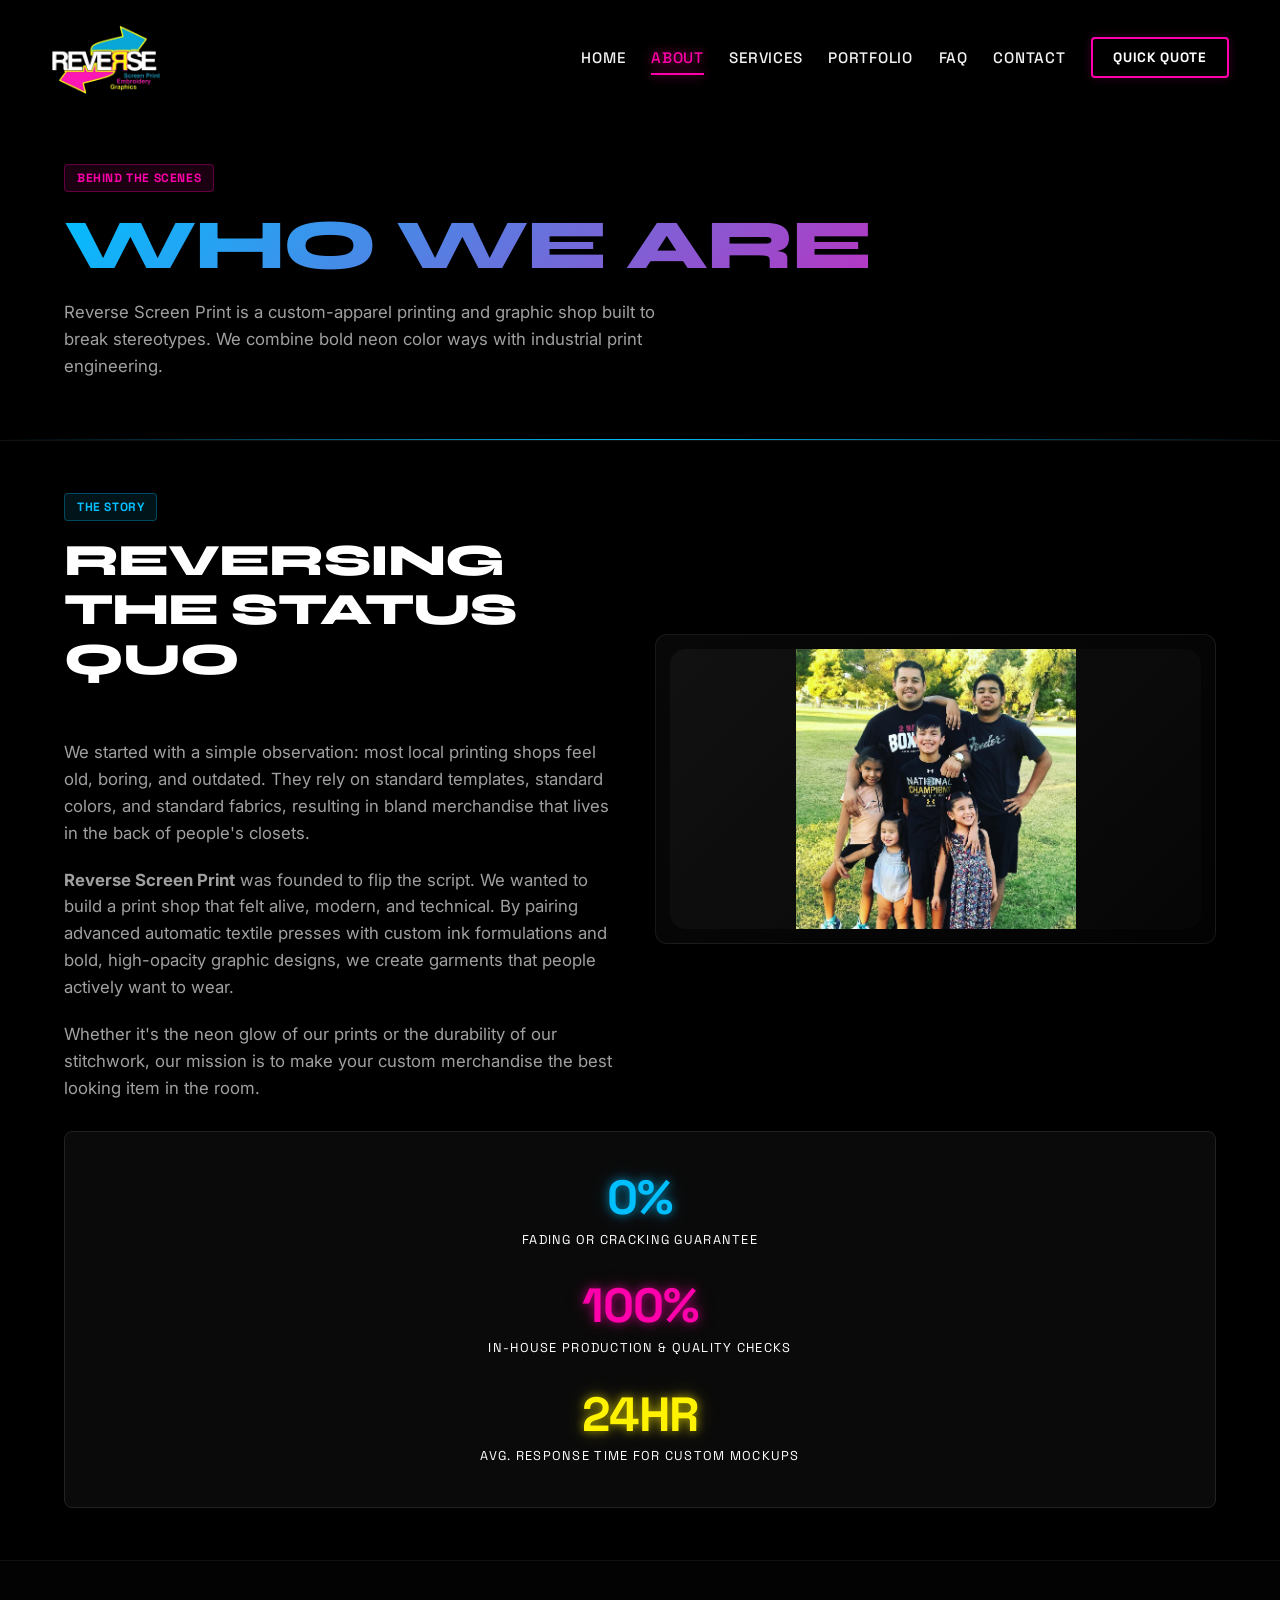
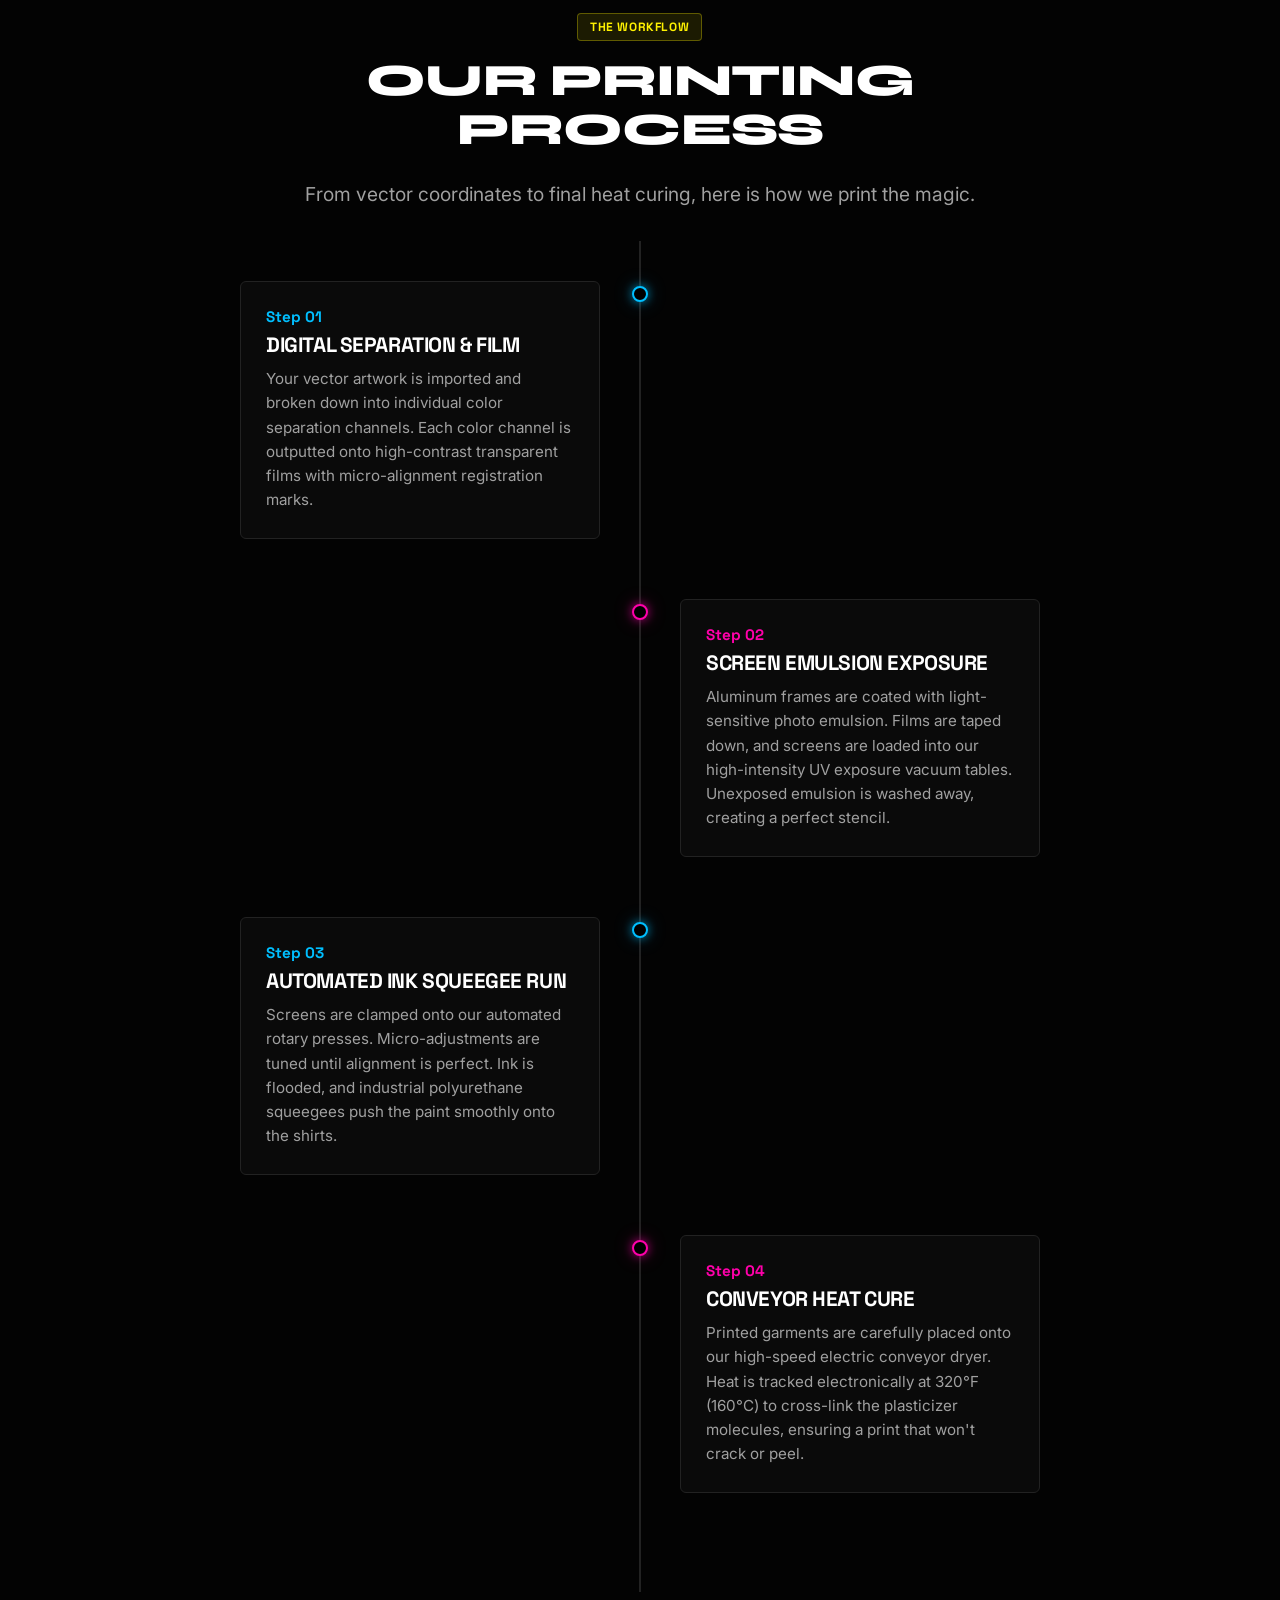
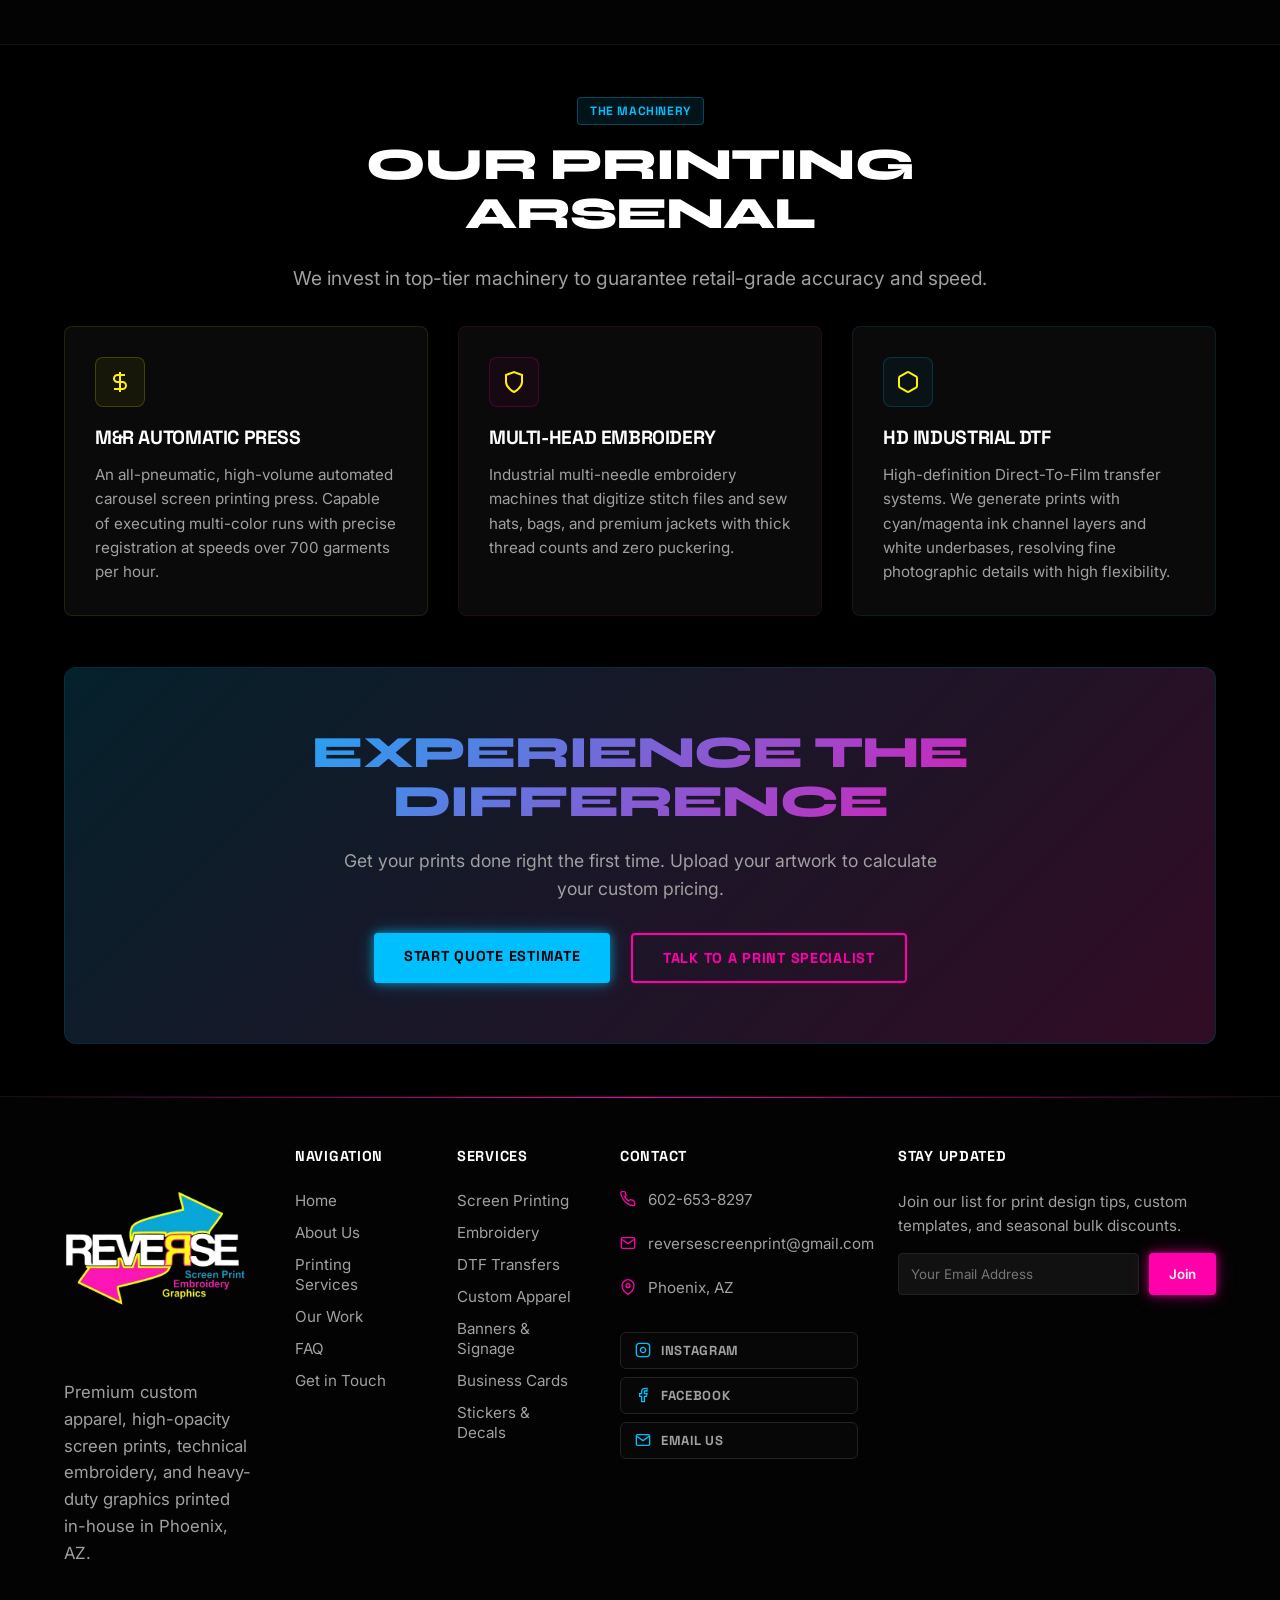
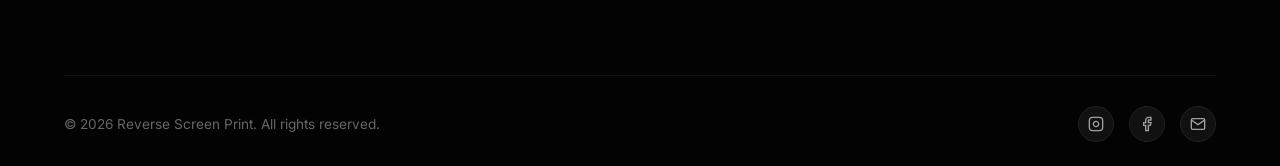
<file: about.html>
﻿<!DOCTYPE html>
<html lang="en">
<head>
  <meta charset="UTF-8">
  <meta name="viewport" content="width=device-width, initial-scale=1.0">
  <meta name="description" content="Discover the story of Reverse Screen Print, our state-of-the-art screen printing workshop, and our premium apparel finishing processes.">
  <title>About Us | Reverse Screen Print</title>
  <link rel="icon" type="image/png" href="assets/Main-LOGO.png">
  <link rel="stylesheet" href="style.css">
</head>
<body>

  <!-- Header & Navigation -->
  <header>
    <div class="nav-container">
      <a href="index.html" class="logo-link" aria-label="Reverse Screen Print Logo">
        <img src="assets/Main-LOGO.png" alt="Reverse Screen Print logo" class="site-logo">
      </a>

      <button class="menu-toggle" aria-label="Toggle Navigation menu" aria-expanded="false">
        <span></span>
        <span></span>
        <span></span>
      </button>

      <nav class="nav-menu-wrapper">
        <ul class="nav-menu">
          <li class="nav-item"><a href="index.html" class="nav-link">Home</a></li>
          <li class="nav-item"><a href="about.html" class="nav-link">About</a></li>
          <li class="nav-item dropdown">
            <a href="services.html" class="nav-link">Services</a>
            <ul class="dropdown-menu">
              <li class="dropdown-item"><a href="screen-printing.html" class="dropdown-link">Screen Printing</a></li>
              <li class="dropdown-item"><a href="embroidery.html" class="dropdown-link">Embroidery</a></li>
              <li class="dropdown-item"><a href="dtf-printing.html" class="dropdown-link">DTF Printing</a></li>
              <li class="dropdown-item"><a href="custom-apparel.html" class="dropdown-link">Custom Apparel</a></li>
              <li class="dropdown-item"><a href="banners.html" class="dropdown-link">Banners & Signage</a></li>
              <li class="dropdown-item"><a href="business-cards.html" class="dropdown-link">Business Cards</a></li>
              <li class="dropdown-item"><a href="decals.html" class="dropdown-link">Decals & Stickers</a></li>
            </ul>
          </li>
          <li class="nav-item"><a href="portfolio.html" class="nav-link">Portfolio</a></li>
          <li class="nav-item"><a href="faq.html" class="nav-link">FAQ</a></li>
          <li class="nav-item"><a href="contact.html" class="nav-link">Contact</a></li>
          <li class="nav-item nav-cta-wrapper"><a href="quote.html" class="nav-cta">Quick Quote</a></li>
        </ul>
      </nav>
    </div>
  </header>

  <!-- Main Content -->
  <main>
    <!-- Page Header banner -->
    <section class="service-header">
      <div class="container" style="padding: 20px 0;">
        <span class="feature-badge badge-magenta">Behind the Scenes</span>
        <h1 class="text-gradient-cyan-magenta">Who We Are</h1>
        <p style="max-width: 600px; margin-top: 15px;">
          Reverse Screen Print is a custom-apparel printing and graphic shop built to break stereotypes. We combine bold neon color ways with industrial print engineering.
        </p>
      </div>
    </section>

    <!-- Our Story Section -->
    <section class="container">
      <div class="grid-2 about-story-grid">
        <div class="about-copy-top">
          <span class="feature-badge badge-cyan">The Story</span>
          <h2 style="margin-bottom: 25px;">Reversing The Status Quo</h2>
        </div>
        <div class="about-visual-stack">
          <div class="about-media-card">
            <img src="assets/Family-img.jpg" alt="Reverse Screen Print team and family" class="section-image">
          </div>
        </div>
        <div class="about-copy-bottom">
          <p style="margin-bottom: 20px;">
            We started with a simple observation: most local printing shops feel old, boring, and outdated. They rely on standard templates, standard colors, and standard fabrics, resulting in bland merchandise that lives in the back of people's closets.
          </p>
          <p style="margin-bottom: 20px;">
            <strong>Reverse Screen Print</strong> was founded to flip the script. We wanted to build a print shop that felt alive, modern, and technical. By pairing advanced automatic textile presses with custom ink formulations and bold, high-opacity graphic designs, we create garments that people actively want to wear.
          </p>
          <p>
            Whether it's the neon glow of our prints or the durability of our stitchwork, our mission is to make your custom merchandise the best looking item in the room.
          </p>
        </div>
        <div class="about-stats-block" style="border: 1px solid var(--border-color); background: var(--bg-card); border-radius: 8px; padding: 40px; display: flex; flex-direction: column; justify-content: center; text-align: center;">
          <h3 class="neon-cyan stat-number" style="margin-bottom:5px;">0%</h3>
          <p style="text-transform: uppercase; font-family: var(--font-subheading); font-size: 0.8rem; letter-spacing: 0.1em; color: #fff; margin-bottom: 30px;">
            Fading or Cracking Guarantee
          </p>
          <h3 class="neon-magenta stat-number" style="margin-bottom:5px;">100%</h3>
          <p style="text-transform: uppercase; font-family: var(--font-subheading); font-size: 0.8rem; letter-spacing: 0.1em; color: #fff; margin-bottom: 30px;">
            In-House Production & Quality Checks
          </p>
          <h3 class="neon-yellow stat-number" style="margin-bottom:5px;">24hr</h3>
          <p style="text-transform: uppercase; font-family: var(--font-subheading); font-size: 0.8rem; letter-spacing: 0.1em; color: #fff;">
            Avg. Response Time for Custom Mockups
          </p>
        </div>
      </div>
    </section>

    <!-- The Printing Process Timeline -->
    <section style="background: #030303; border-top: 1px solid #111; border-bottom: 1px solid #111;">
      <div class="container">
        <div class="section-header">
          <span class="feature-badge badge-yellow">The Workflow</span>
          <h2>Our Printing Process</h2>
          <p>From vector coordinates to final heat curing, here is how we print the magic.</p>
        </div>

        <div class="timeline">
          <!-- Step 1 -->
          <div class="timeline-item">
            <div class="timeline-content">
              <div class="timeline-number">Step 01</div>
              <h3 style="margin-bottom: 10px; font-size: 1.3rem;">Digital Separation & Film</h3>
              <p style="font-size: 0.95rem;">
                Your vector artwork is imported and broken down into individual color separation channels. Each color channel is outputted onto high-contrast transparent films with micro-alignment registration marks.
              </p>
            </div>
          </div>

          <!-- Step 2 -->
          <div class="timeline-item">
            <div class="timeline-content">
              <div class="timeline-number">Step 02</div>
              <h3 style="margin-bottom: 10px; font-size: 1.3rem;">Screen Emulsion Exposure</h3>
              <p style="font-size: 0.95rem;">
                Aluminum frames are coated with light-sensitive photo emulsion. Films are taped down, and screens are loaded into our high-intensity UV exposure vacuum tables. Unexposed emulsion is washed away, creating a perfect stencil.
              </p>
            </div>
          </div>

          <!-- Step 3 -->
          <div class="timeline-item">
            <div class="timeline-content">
              <div class="timeline-number">Step 03</div>
              <h3 style="margin-bottom: 10px; font-size: 1.3rem;">Automated Ink Squeegee Run</h3>
              <p style="font-size: 0.95rem;">
                Screens are clamped onto our automated rotary presses. Micro-adjustments are tuned until alignment is perfect. Ink is flooded, and industrial polyurethane squeegees push the paint smoothly onto the shirts.
              </p>
            </div>
          </div>

          <!-- Step 4 -->
          <div class="timeline-item">
            <div class="timeline-content">
              <div class="timeline-number">Step 04</div>
              <h3 style="margin-bottom: 10px; font-size: 1.3rem;">Conveyor Heat Cure</h3>
              <p style="font-size: 0.95rem;">
                Printed garments are carefully placed onto our high-speed electric conveyor dryer. Heat is tracked electronically at 320&deg;F (160&deg;C) to cross-link the plasticizer molecules, ensuring a print that won't crack or peel.
              </p>
            </div>
          </div>
        </div>
      </div>
    </section>

    <!-- Equipment Showcase -->
    <section class="container">
      <div class="section-header">
        <span class="feature-badge badge-cyan">The Machinery</span>
        <h2>Our Printing Arsenal</h2>
        <p>We invest in top-tier machinery to guarantee retail-grade accuracy and speed.</p>
      </div>

      <div class="equipment-grid">
        <!-- Machine 1 -->
        <div class="card equipment-card">
          <div class="equipment-icon-box">
            <svg width="24" height="24" fill="none" stroke="currentColor" stroke-width="2" viewBox="0 0 24 24"><path d="M12 2v20M17 5H9.5a3.5 3.5 0 0 0 0 7h5a3.5 3.5 0 0 1 0 7H6"/></svg>
          </div>
          <h3 style="margin-bottom: 15px; font-size: 1.2rem;">M&R Automatic Press</h3>
          <p style="font-size: 0.95rem;">
            An all-pneumatic, high-volume automated carousel screen printing press. Capable of executing multi-color runs with precise registration at speeds over 700 garments per hour.
          </p>
        </div>

        <!-- Machine 2 -->
        <div class="card equipment-card" style="border-color: rgba(255, 0, 170, 0.1);">
          <div class="equipment-icon-box" style="background: rgba(255, 0, 170, 0.05); border-color: rgba(255, 0, 170, 0.2); color: var(--secondary);">
            <svg width="24" height="24" fill="none" stroke="currentColor" stroke-width="2" viewBox="0 0 24 24"><path d="M12 22s8-4 8-10V5l-8-3-8 3v7c0 6 8 10 8 10z"/></svg>
          </div>
          <h3 style="margin-bottom: 15px; font-size: 1.2rem; color: #fff;">Multi-Head Embroidery</h3>
          <p style="font-size: 0.95rem;">
            Industrial multi-needle embroidery machines that digitize stitch files and sew hats, bags, and premium jackets with thick thread counts and zero puckering.
          </p>
        </div>

        <!-- Machine 3 -->
        <div class="card equipment-card" style="border-color: rgba(0, 191, 255, 0.1);">
          <div class="equipment-icon-box" style="background: rgba(0, 191, 255, 0.05); border-color: rgba(0, 191, 255, 0.2); color: var(--primary);">
            <svg width="24" height="24" fill="none" stroke="currentColor" stroke-width="2" viewBox="0 0 24 24"><path d="M21 16V8a2 2 0 0 0-1-1.73l-7-4a2 2 0 0 0-2 0l-7 4A2 2 0 0 0 3 8v8a2 2 0 0 0 1 1.73l7 4a2 2 0 0 0 2 0l7-4A2 2 0 0 0 21 16z"/></svg>
          </div>
          <h3 style="margin-bottom: 15px; font-size: 1.2rem; color: #fff;">HD Industrial DTF</h3>
          <p style="font-size: 0.95rem;">
            High-definition Direct-To-Film transfer systems. We generate prints with cyan/magenta ink channel layers and white underbases, resolving fine photographic details with high flexibility.
          </p>
        </div>
      </div>
    </section>

    <!-- Custom CTA -->
    <section class="container" style="padding-top: 0;">
      <div class="neon-cta-box" style="border-color: rgba(0, 191, 255, 0.2);">
        <h2 class="text-gradient-cyan-magenta" style="margin-bottom: 20px;">Experience the Difference</h2>
        <p style="max-width: 600px; margin: 0 auto 30px auto; font-size: 1.1rem;">
          Get your prints done right the first time. Upload your artwork to calculate your custom pricing.
        </p>
        <div class="btn-group" style="justify-content: center;">
          <a href="quote.html" class="btn btn-cyan">Start Quote Estimate</a>
          <a href="contact.html" class="btn btn-outline-magenta">Talk to a Print Specialist</a>
        </div>
      </div>
    </section>
  </main>
  <!-- Footer Section -->
  <footer>
    <div class="footer-grid container" style="padding: 0 0 48px 0;">

      <!-- Col 1: Logo & Tagline -->
      <div class="footer-info">
        <a href="index.html" class="footer-logo" aria-label="Reverse Screen Print Home" style="display:inline-block;margin-bottom:20px;">
          <img src="assets/Main-LOGO.png" alt="Reverse Screen Print logo" class="footer-logo-image">
        </a>
        <p>Premium custom apparel, high-opacity screen prints, technical embroidery, and heavy-duty graphics printed in-house in Phoenix, AZ.</p>
      </div>

      <!-- Col 2: Navigation -->
      <div>
        <h4 class="footer-title">Navigation</h4>
        <ul class="footer-links">
          <li><a href="index.html">Home</a></li>
          <li><a href="about.html">About Us</a></li>
          <li><a href="services.html">Printing Services</a></li>
          <li><a href="portfolio.html">Our Work</a></li>
          <li><a href="faq.html">FAQ</a></li>
          <li><a href="contact.html">Get in Touch</a></li>
        </ul>
      </div>

      <!-- Col 3: Services -->
      <div>
        <h4 class="footer-title">Services</h4>
        <ul class="footer-links">
          <li><a href="screen-printing.html">Screen Printing</a></li>
          <li><a href="embroidery.html">Embroidery</a></li>
          <li><a href="dtf-printing.html">DTF Transfers</a></li>
          <li><a href="custom-apparel.html">Custom Apparel</a></li>
          <li><a href="banners.html">Banners &amp; Signage</a></li>
          <li><a href="business-cards.html">Business Cards</a></li>
          <li><a href="decals.html">Stickers &amp; Decals</a></li>
        </ul>
      </div>

      <!-- Col 4: Contact -->
      <div>
        <h4 class="footer-title">Contact</h4>
        <ul class="footer-contact-list">
          <li class="footer-contact-item">
            <svg width="16" height="16" fill="none" stroke="currentColor" stroke-width="2" viewBox="0 0 24 24" aria-hidden="true"><path d="M22 16.92v3a2 2 0 0 1-2.18 2 19.79 19.79 0 0 1-8.63-3.07A19.5 19.5 0 0 1 4.36 12 19.79 19.79 0 0 1 1.21 3.4 2 2 0 0 1 3.18 1h3a2 2 0 0 1 2 1.72c.127.96.361 1.903.7 2.81a2 2 0 0 1-.45 2.11L7.09 8.91a16 16 0 0 0 6 6l1.27-1.27a2 2 0 0 1 2.11-.45c.907.339 1.85.573 2.81.7A2 2 0 0 1 21 16z"/></svg>
            <a href="tel:+16026538297" aria-label="Call us">602-653-8297</a>
          </li>
          <li class="footer-contact-item">
            <svg width="16" height="16" fill="none" stroke="currentColor" stroke-width="2" viewBox="0 0 24 24" aria-hidden="true"><path d="M4 4h16c1.1 0 2 .9 2 2v12c0 1.1-.9 2-2 2H4c-1.1 0-2-.9-2-2V6c0-1.1.9-2 2-2z"/><polyline points="22,6 12,13 2,6"/></svg>
            <a href="mailto:reversescreenprint@gmail.com" aria-label="Email us">reversescreenprint@gmail.com</a>
          </li>
          <li class="footer-contact-item">
            <svg width="16" height="16" fill="none" stroke="currentColor" stroke-width="2" viewBox="0 0 24 24" aria-hidden="true"><path d="M21 10c0 7-9 13-9 13s-9-6-9-13a9 9 0 0 1 18 0z"/><circle cx="12" cy="10" r="3"/></svg>
            <span>Phoenix, AZ</span>
          </li>
        </ul>
        <div class="footer-social-stack">
          <a href="https://www.instagram.com/reverse_screenprint/" target="_blank" rel="noopener noreferrer" class="footer-social-pill" aria-label="Follow us on Instagram">
            <svg width="16" height="16" fill="none" stroke="currentColor" stroke-width="2" viewBox="0 0 24 24" aria-hidden="true"><rect x="2" y="2" width="20" height="20" rx="5" ry="5"/><path d="M16 11.37A4 4 0 1 1 12.63 8 4 4 0 0 1 16 11.37z"/><line x1="17.5" y1="6.5" x2="17.51" y2="6.5"/></svg>
            Instagram
          </a>
          <a href="https://www.facebook.com/reverse.screenprint/" target="_blank" rel="noopener noreferrer" class="footer-social-pill" aria-label="Follow us on Facebook">
            <svg width="16" height="16" fill="none" stroke="currentColor" stroke-width="2" viewBox="0 0 24 24" aria-hidden="true"><path d="M18 2h-3a5 5 0 0 0-5 5v3H7v4h3v8h4v-8h3l1-4h-4V7a1 1 0 0 1 1-1h3z"/></svg>
            Facebook
          </a>
          <a href="mailto:reversescreenprint@gmail.com" class="footer-social-pill" aria-label="Email us">
            <svg width="16" height="16" fill="none" stroke="currentColor" stroke-width="2" viewBox="0 0 24 24" aria-hidden="true"><path d="M4 4h16c1.1 0 2 .9 2 2v12c0 1.1-.9 2-2 2H4c-1.1 0-2-.9-2-2V6c0-1.1.9-2 2-2z"/><polyline points="22,6 12,13 2,6"/></svg>
            Email Us
          </a>
        </div>
      </div>

      <!-- Col 5: Newsletter -->
      <div>
        <h4 class="footer-title">Stay Updated</h4>
        <p class="footer-newsletter-text">Join our list for print design tips, custom templates, and seasonal bulk discounts.</p>
        <form class="newsletter-form">
          <input type="email" class="newsletter-input" placeholder="Your Email Address" aria-label="Newsletter email" required>
          <button type="submit" class="newsletter-btn" aria-label="Subscribe button">Join</button>
        </form>
      </div>

    </div>

    <!-- Footer Bottom Bar -->
    <div class="container" style="padding: 0;">
      <div class="footer-bottom">
        <div>&copy; 2026 Reverse Screen Print. All rights reserved.</div>
        <div class="footer-socials">
          <a href="https://www.instagram.com/reverse_screenprint/" target="_blank" rel="noopener noreferrer" class="footer-social-link" aria-label="Follow us on Instagram">
            <svg width="16" height="16" fill="none" stroke="currentColor" stroke-width="2" viewBox="0 0 24 24"><rect x="2" y="2" width="20" height="20" rx="5" ry="5"/><path d="M16 11.37A4 4 0 1 1 12.63 8 4 4 0 0 1 16 11.37z"/><line x1="17.5" y1="6.5" x2="17.51" y2="6.5"/></svg>
          </a>
          <a href="https://www.facebook.com/reverse.screenprint/" target="_blank" rel="noopener noreferrer" class="footer-social-link" aria-label="Follow us on Facebook">
            <svg width="16" height="16" fill="none" stroke="currentColor" stroke-width="2" viewBox="0 0 24 24"><path d="M18 2h-3a5 5 0 0 0-5 5v3H7v4h3v8h4v-8h3l1-4h-4V7a1 1 0 0 1 1-1h3z"/></svg>
          </a>
          <a href="mailto:reversescreenprint@gmail.com" class="footer-social-link" aria-label="Email us">
            <svg width="16" height="16" fill="none" stroke="currentColor" stroke-width="2" viewBox="0 0 24 24"><path d="M4 4h16c1.1 0 2 .9 2 2v12c0 1.1-.9 2-2 2H4c-1.1 0-2-.9-2-2V6c0-1.1.9-2 2-2z"/><polyline points="22,6 12,13 2,6"/></svg>
          </a>
        </div>
      </div>
    </div>
  </footer>

  <script src="script.js"></script>
  <button id="scroll-top-btn" class="scroll-top-btn" aria-label="Scroll to top">↑</button>
</body>
</html>
</file>
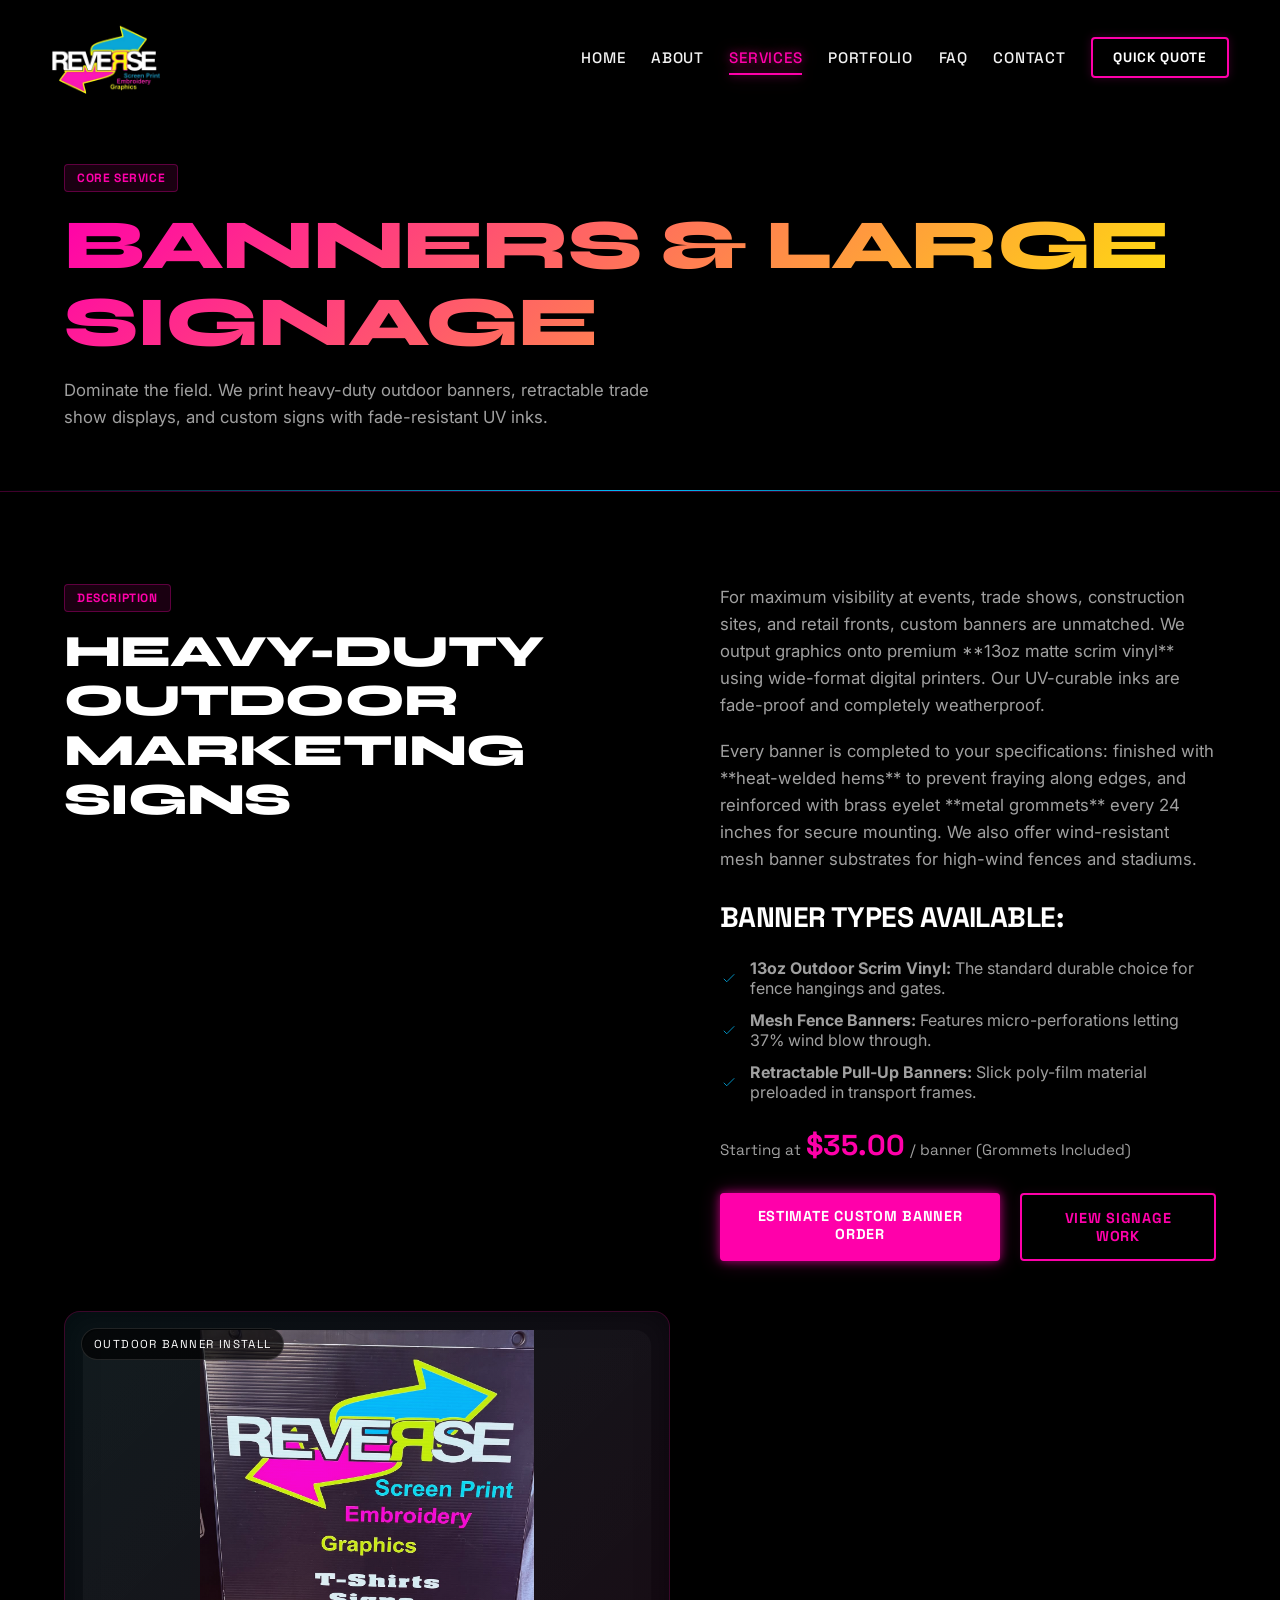
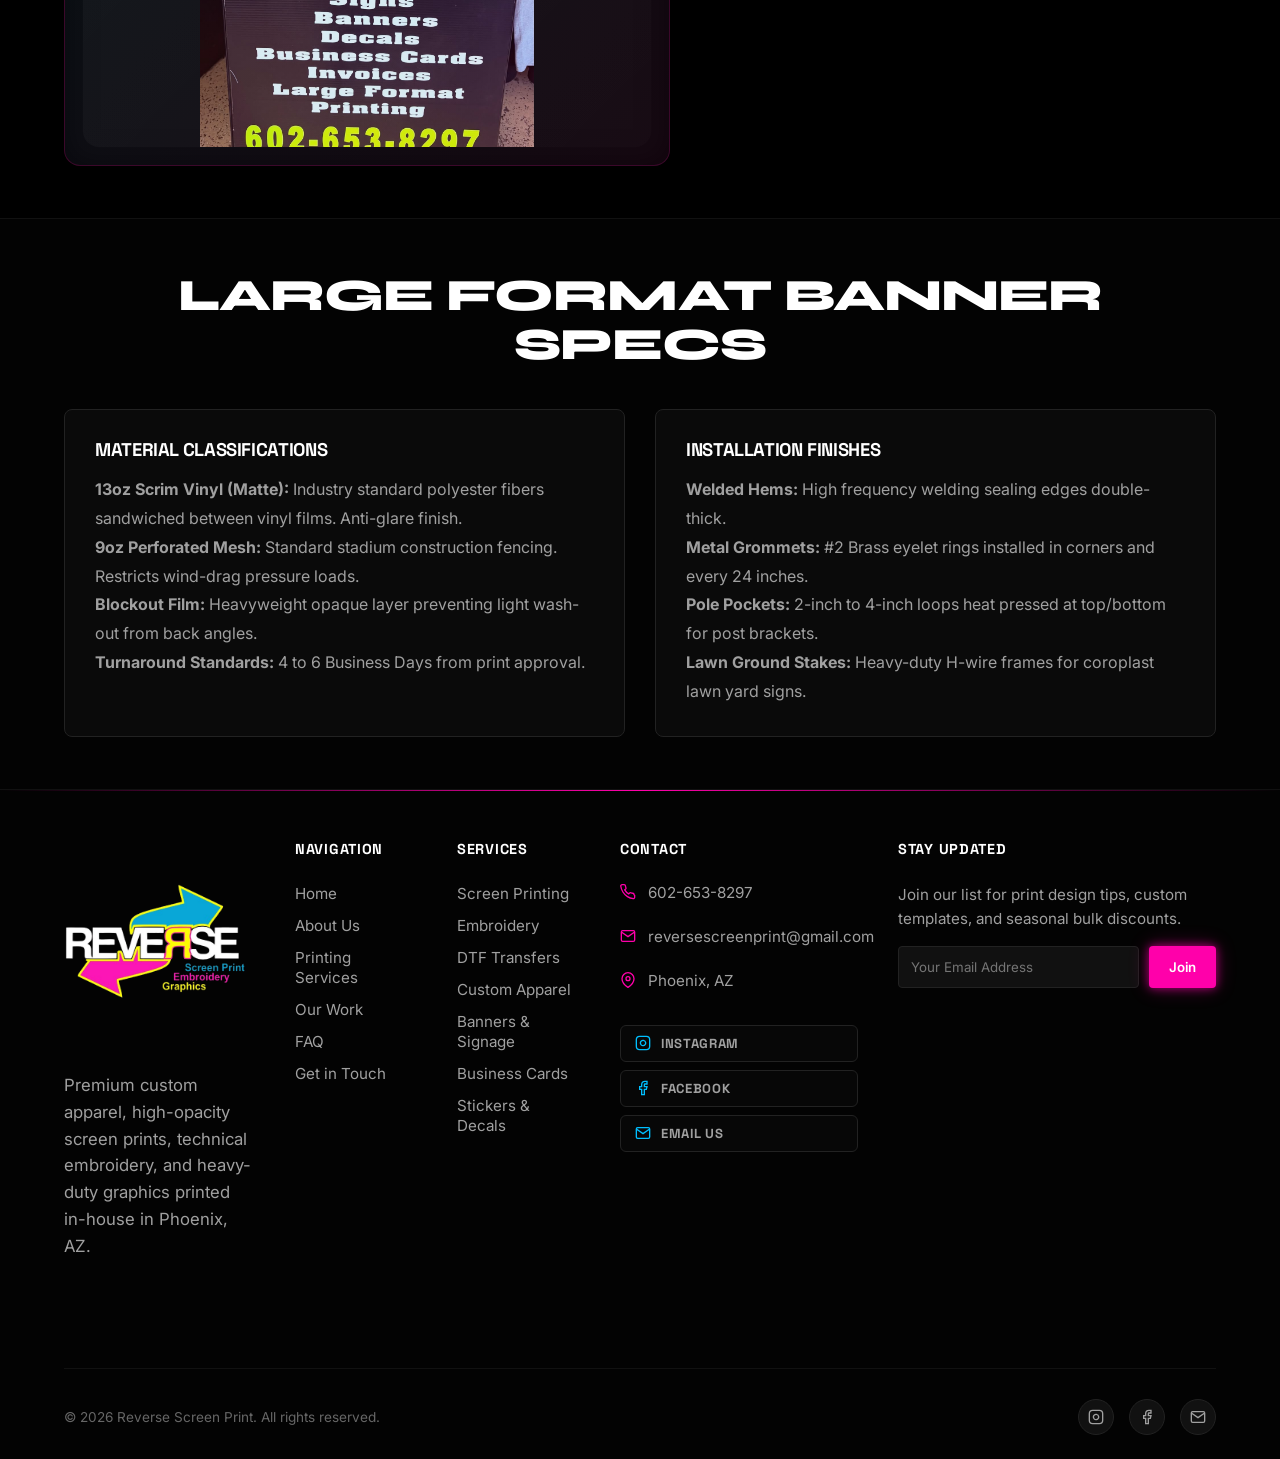
<file: banners.html>
﻿<!DOCTYPE html>
<html lang="en">
<head>
  <meta charset="UTF-8">
  <meta name="viewport" content="width=device-width, initial-scale=1.0">
  <meta name="description" content="Custom outdoor vinyl banners and large format event signage at Reverse Screen Print. Heavy-duty 13oz vinyl, grommets, hems, and weatherproof UV printing.">
  <title>Banners &amp; Large Format Signage | Reverse Screen Print</title>
  <link rel="icon" type="image/png" href="assets/Main-LOGO.png">
  <link rel="stylesheet" href="style.css">
</head>
<body>

  <!-- Header & Navigation -->
  <header>
    <div class="nav-container">
      <a href="index.html" class="logo-link" aria-label="Reverse Screen Print Logo">
        <img src="assets/Main-LOGO.png" alt="Reverse Screen Print logo" class="site-logo">
      </a>

      <button class="menu-toggle" aria-label="Toggle Navigation menu" aria-expanded="false">
        <span></span>
        <span></span>
        <span></span>
      </button>

      <nav class="nav-menu-wrapper">
        <ul class="nav-menu">
          <li class="nav-item"><a href="index.html" class="nav-link">Home</a></li>
          <li class="nav-item"><a href="about.html" class="nav-link">About</a></li>
          <li class="nav-item dropdown">
            <a href="services.html" class="nav-link">Services</a>
            <ul class="dropdown-menu">
              <li class="dropdown-item"><a href="screen-printing.html" class="dropdown-link">Screen Printing</a></li>
              <li class="dropdown-item"><a href="embroidery.html" class="dropdown-link">Embroidery</a></li>
              <li class="dropdown-item"><a href="dtf-printing.html" class="dropdown-link">DTF Printing</a></li>
              <li class="dropdown-item"><a href="custom-apparel.html" class="dropdown-link">Custom Apparel</a></li>
              <li class="dropdown-item"><a href="banners.html" class="dropdown-link">Banners & Signage</a></li>
              <li class="dropdown-item"><a href="business-cards.html" class="dropdown-link">Business Cards</a></li>
              <li class="dropdown-item"><a href="decals.html" class="dropdown-link">Decals & Stickers</a></li>
            </ul>
          </li>
          <li class="nav-item"><a href="portfolio.html" class="nav-link">Portfolio</a></li>
          <li class="nav-item"><a href="faq.html" class="nav-link">FAQ</a></li>
          <li class="nav-item"><a href="contact.html" class="nav-link">Contact</a></li>
          <li class="nav-item nav-cta-wrapper"><a href="quote.html" class="nav-cta">Quick Quote</a></li>
        </ul>
      </nav>
    </div>
  </header>

  <!-- Main Content -->
  <main>
    <!-- Page Header banner -->
    <section class="service-header" style="border-color: rgba(255, 0, 170, 0.25);">
      <div class="container" style="padding: 20px 0;">
        <span class="feature-badge badge-magenta">Core Service</span>
        <h1 class="text-gradient-magenta-yellow">Banners &amp; Large Signage</h1>
        <p style="max-width: 600px; margin-top: 15px;">
          Dominate the field. We print heavy-duty outdoor banners, retractable trade show displays, and custom signs with fade-resistant UV inks.
        </p>
      </div>
    </section>

    <!-- Content Grid -->
    <section class="container">
      <div class="service-grid">
        
        <!-- Left: Details -->
        <div class="service-content-col">
          <div class="service-content-header">
            <span class="feature-badge badge-magenta">Description</span>
            <h2 style="margin-bottom: 25px;">Heavy-Duty Outdoor Marketing Signs</h2>
          </div>
          <div class="service-content-body">
          <p style="margin-bottom: 20px;">
            For maximum visibility at events, trade shows, construction sites, and retail fronts, custom banners are unmatched. We output graphics onto premium **13oz matte scrim vinyl** using wide-format digital printers. Our UV-curable inks are fade-proof and completely weatherproof.
          </p>
          <p style="margin-bottom: 20px;">
            Every banner is completed to your specifications: finished with **heat-welded hems** to prevent fraying along edges, and reinforced with brass eyelet **metal grommets** every 24 inches for secure mounting. We also offer wind-resistant mesh banner substrates for high-wind fences and stadiums.
          </p>
          
          <h3 style="margin-top: 30px; margin-bottom: 15px;">Banner Types Available:</h3>
          <ul class="service-options-list">
            <li>
              <svg fill="none" stroke="var(--secondary)" viewBox="0 0 24 24"><path d="M5 13l4 4L19 7"/></svg>
              <span><strong>13oz Outdoor Scrim Vinyl:</strong> The standard durable choice for fence hangings and gates.</span>
            </li>
            <li>
              <svg fill="none" stroke="var(--secondary)" viewBox="0 0 24 24"><path d="M5 13l4 4L19 7"/></svg>
              <span><strong>Mesh Fence Banners:</strong> Features micro-perforations letting 37% wind blow through.</span>
            </li>
            <li>
              <svg fill="none" stroke="var(--secondary)" viewBox="0 0 24 24"><path d="M5 13l4 4L19 7"/></svg>
              <span><strong>Retractable Pull-Up Banners:</strong> Slick poly-film material preloaded in transport frames.</span>
            </li>
          </ul>

          <div class="price-tag" style="color:var(--secondary)">
            <span>Starting at</span> $35.00 <span>/ banner (Grommets Included)</span>
          </div>

          <div class="btn-group">
            <a href="quote.html" class="btn btn-magenta">Estimate Custom Banner Order</a>
            <a href="portfolio.html" class="btn btn-outline-magenta">View Signage Work</a>
          </div>
          </div>
        </div>

        <!-- Right: Featured Image -->
        <div class="service-mock-graphic" style="border-color: rgba(255, 0, 170, 0.2);">
          <div class="service-visual-label">Outdoor Banner Install</div>
          <img src="assets/Banner.jpg" alt="Outdoor event banner production and installation" class="service-visual-image">
        </div>
      </div>
    </section>

    <!-- Technical Specifications list -->
    <section style="background: #030303; border-top: 1px solid #111;">
      <div class="container">
        <h2 style="text-align: center; margin-bottom: 40px;">Large Format Banner Specs</h2>
        <div class="grid-2">
          
          <div class="card magenta-hover">
            <h3 style="margin-bottom: 15px; font-size: 1.15rem;">Material Classifications</h3>
            <ul style="list-style: none; color: var(--text-muted); line-height: 1.8;">
              <li><strong>13oz Scrim Vinyl (Matte):</strong> Industry standard polyester fibers sandwiched between vinyl films. Anti-glare finish.</li>
              <li><strong>9oz Perforated Mesh:</strong> Standard stadium construction fencing. Restricts wind-drag pressure loads.</li>
              <li><strong>Blockout Film:</strong> Heavyweight opaque layer preventing light wash-out from back angles.</li>
              <li><strong>Turnaround Standards:</strong> 4 to 6 Business Days from print approval.</li>
            </ul>
          </div>

          <div class="card magenta-hover">
            <h3 style="margin-bottom: 15px; font-size: 1.15rem;">Installation Finishes</h3>
            <ul style="list-style: none; color: var(--text-muted); line-height: 1.8;">
              <li><strong>Welded Hems:</strong> High frequency welding sealing edges double-thick.</li>
              <li><strong>Metal Grommets:</strong> #2 Brass eyelet rings installed in corners and every 24 inches.</li>
              <li><strong>Pole Pockets:</strong> 2-inch to 4-inch loops heat pressed at top/bottom for post brackets.</li>
              <li><strong>Lawn Ground Stakes:</strong> Heavy-duty H-wire frames for coroplast lawn yard signs.</li>
            </ul>
          </div>

        </div>
      </div>
    </section>
  </main>
  <!-- Footer Section -->
  <footer>
    <div class="footer-grid container" style="padding: 0 0 48px 0;">

      <!-- Col 1: Logo & Tagline -->
      <div class="footer-info">
        <a href="index.html" class="footer-logo" aria-label="Reverse Screen Print Home" style="display:inline-block;margin-bottom:20px;">
          <img src="assets/Main-LOGO.png" alt="Reverse Screen Print logo" class="footer-logo-image">
        </a>
        <p>Premium custom apparel, high-opacity screen prints, technical embroidery, and heavy-duty graphics printed in-house in Phoenix, AZ.</p>
      </div>

      <!-- Col 2: Navigation -->
      <div>
        <h4 class="footer-title">Navigation</h4>
        <ul class="footer-links">
          <li><a href="index.html">Home</a></li>
          <li><a href="about.html">About Us</a></li>
          <li><a href="services.html">Printing Services</a></li>
          <li><a href="portfolio.html">Our Work</a></li>
          <li><a href="faq.html">FAQ</a></li>
          <li><a href="contact.html">Get in Touch</a></li>
        </ul>
      </div>

      <!-- Col 3: Services -->
      <div>
        <h4 class="footer-title">Services</h4>
        <ul class="footer-links">
          <li><a href="screen-printing.html">Screen Printing</a></li>
          <li><a href="embroidery.html">Embroidery</a></li>
          <li><a href="dtf-printing.html">DTF Transfers</a></li>
          <li><a href="custom-apparel.html">Custom Apparel</a></li>
          <li><a href="banners.html">Banners &amp; Signage</a></li>
          <li><a href="business-cards.html">Business Cards</a></li>
          <li><a href="decals.html">Stickers &amp; Decals</a></li>
        </ul>
      </div>

      <!-- Col 4: Contact -->
      <div>
        <h4 class="footer-title">Contact</h4>
        <ul class="footer-contact-list">
          <li class="footer-contact-item">
            <svg width="16" height="16" fill="none" stroke="currentColor" stroke-width="2" viewBox="0 0 24 24" aria-hidden="true"><path d="M22 16.92v3a2 2 0 0 1-2.18 2 19.79 19.79 0 0 1-8.63-3.07A19.5 19.5 0 0 1 4.36 12 19.79 19.79 0 0 1 1.21 3.4 2 2 0 0 1 3.18 1h3a2 2 0 0 1 2 1.72c.127.96.361 1.903.7 2.81a2 2 0 0 1-.45 2.11L7.09 8.91a16 16 0 0 0 6 6l1.27-1.27a2 2 0 0 1 2.11-.45c.907.339 1.85.573 2.81.7A2 2 0 0 1 21 16z"/></svg>
            <a href="tel:+16026538297" aria-label="Call us">602-653-8297</a>
          </li>
          <li class="footer-contact-item">
            <svg width="16" height="16" fill="none" stroke="currentColor" stroke-width="2" viewBox="0 0 24 24" aria-hidden="true"><path d="M4 4h16c1.1 0 2 .9 2 2v12c0 1.1-.9 2-2 2H4c-1.1 0-2-.9-2-2V6c0-1.1.9-2 2-2z"/><polyline points="22,6 12,13 2,6"/></svg>
            <a href="mailto:reversescreenprint@gmail.com" aria-label="Email us">reversescreenprint@gmail.com</a>
          </li>
          <li class="footer-contact-item">
            <svg width="16" height="16" fill="none" stroke="currentColor" stroke-width="2" viewBox="0 0 24 24" aria-hidden="true"><path d="M21 10c0 7-9 13-9 13s-9-6-9-13a9 9 0 0 1 18 0z"/><circle cx="12" cy="10" r="3"/></svg>
            <span>Phoenix, AZ</span>
          </li>
        </ul>
        <div class="footer-social-stack">
          <a href="https://www.instagram.com/reverse_screenprint/" target="_blank" rel="noopener noreferrer" class="footer-social-pill" aria-label="Follow us on Instagram">
            <svg width="16" height="16" fill="none" stroke="currentColor" stroke-width="2" viewBox="0 0 24 24" aria-hidden="true"><rect x="2" y="2" width="20" height="20" rx="5" ry="5"/><path d="M16 11.37A4 4 0 1 1 12.63 8 4 4 0 0 1 16 11.37z"/><line x1="17.5" y1="6.5" x2="17.51" y2="6.5"/></svg>
            Instagram
          </a>
          <a href="https://www.facebook.com/reverse.screenprint/" target="_blank" rel="noopener noreferrer" class="footer-social-pill" aria-label="Follow us on Facebook">
            <svg width="16" height="16" fill="none" stroke="currentColor" stroke-width="2" viewBox="0 0 24 24" aria-hidden="true"><path d="M18 2h-3a5 5 0 0 0-5 5v3H7v4h3v8h4v-8h3l1-4h-4V7a1 1 0 0 1 1-1h3z"/></svg>
            Facebook
          </a>
          <a href="mailto:reversescreenprint@gmail.com" class="footer-social-pill" aria-label="Email us">
            <svg width="16" height="16" fill="none" stroke="currentColor" stroke-width="2" viewBox="0 0 24 24" aria-hidden="true"><path d="M4 4h16c1.1 0 2 .9 2 2v12c0 1.1-.9 2-2 2H4c-1.1 0-2-.9-2-2V6c0-1.1.9-2 2-2z"/><polyline points="22,6 12,13 2,6"/></svg>
            Email Us
          </a>
        </div>
      </div>

      <!-- Col 5: Newsletter -->
      <div>
        <h4 class="footer-title">Stay Updated</h4>
        <p class="footer-newsletter-text">Join our list for print design tips, custom templates, and seasonal bulk discounts.</p>
        <form class="newsletter-form">
          <input type="email" class="newsletter-input" placeholder="Your Email Address" aria-label="Newsletter email" required>
          <button type="submit" class="newsletter-btn" aria-label="Subscribe button">Join</button>
        </form>
      </div>

    </div>

    <!-- Footer Bottom Bar -->
    <div class="container" style="padding: 0;">
      <div class="footer-bottom">
        <div>&copy; 2026 Reverse Screen Print. All rights reserved.</div>
        <div class="footer-socials">
          <a href="https://www.instagram.com/reverse_screenprint/" target="_blank" rel="noopener noreferrer" class="footer-social-link" aria-label="Follow us on Instagram">
            <svg width="16" height="16" fill="none" stroke="currentColor" stroke-width="2" viewBox="0 0 24 24"><rect x="2" y="2" width="20" height="20" rx="5" ry="5"/><path d="M16 11.37A4 4 0 1 1 12.63 8 4 4 0 0 1 16 11.37z"/><line x1="17.5" y1="6.5" x2="17.51" y2="6.5"/></svg>
          </a>
          <a href="https://www.facebook.com/reverse.screenprint/" target="_blank" rel="noopener noreferrer" class="footer-social-link" aria-label="Follow us on Facebook">
            <svg width="16" height="16" fill="none" stroke="currentColor" stroke-width="2" viewBox="0 0 24 24"><path d="M18 2h-3a5 5 0 0 0-5 5v3H7v4h3v8h4v-8h3l1-4h-4V7a1 1 0 0 1 1-1h3z"/></svg>
          </a>
          <a href="mailto:reversescreenprint@gmail.com" class="footer-social-link" aria-label="Email us">
            <svg width="16" height="16" fill="none" stroke="currentColor" stroke-width="2" viewBox="0 0 24 24"><path d="M4 4h16c1.1 0 2 .9 2 2v12c0 1.1-.9 2-2 2H4c-1.1 0-2-.9-2-2V6c0-1.1.9-2 2-2z"/><polyline points="22,6 12,13 2,6"/></svg>
          </a>
        </div>
      </div>
    </div>
  </footer>

  <script src="script.js"></script>
  <button id="scroll-top-btn" class="scroll-top-btn" aria-label="Scroll to top">↑</button>
</body>
</html>
</file>
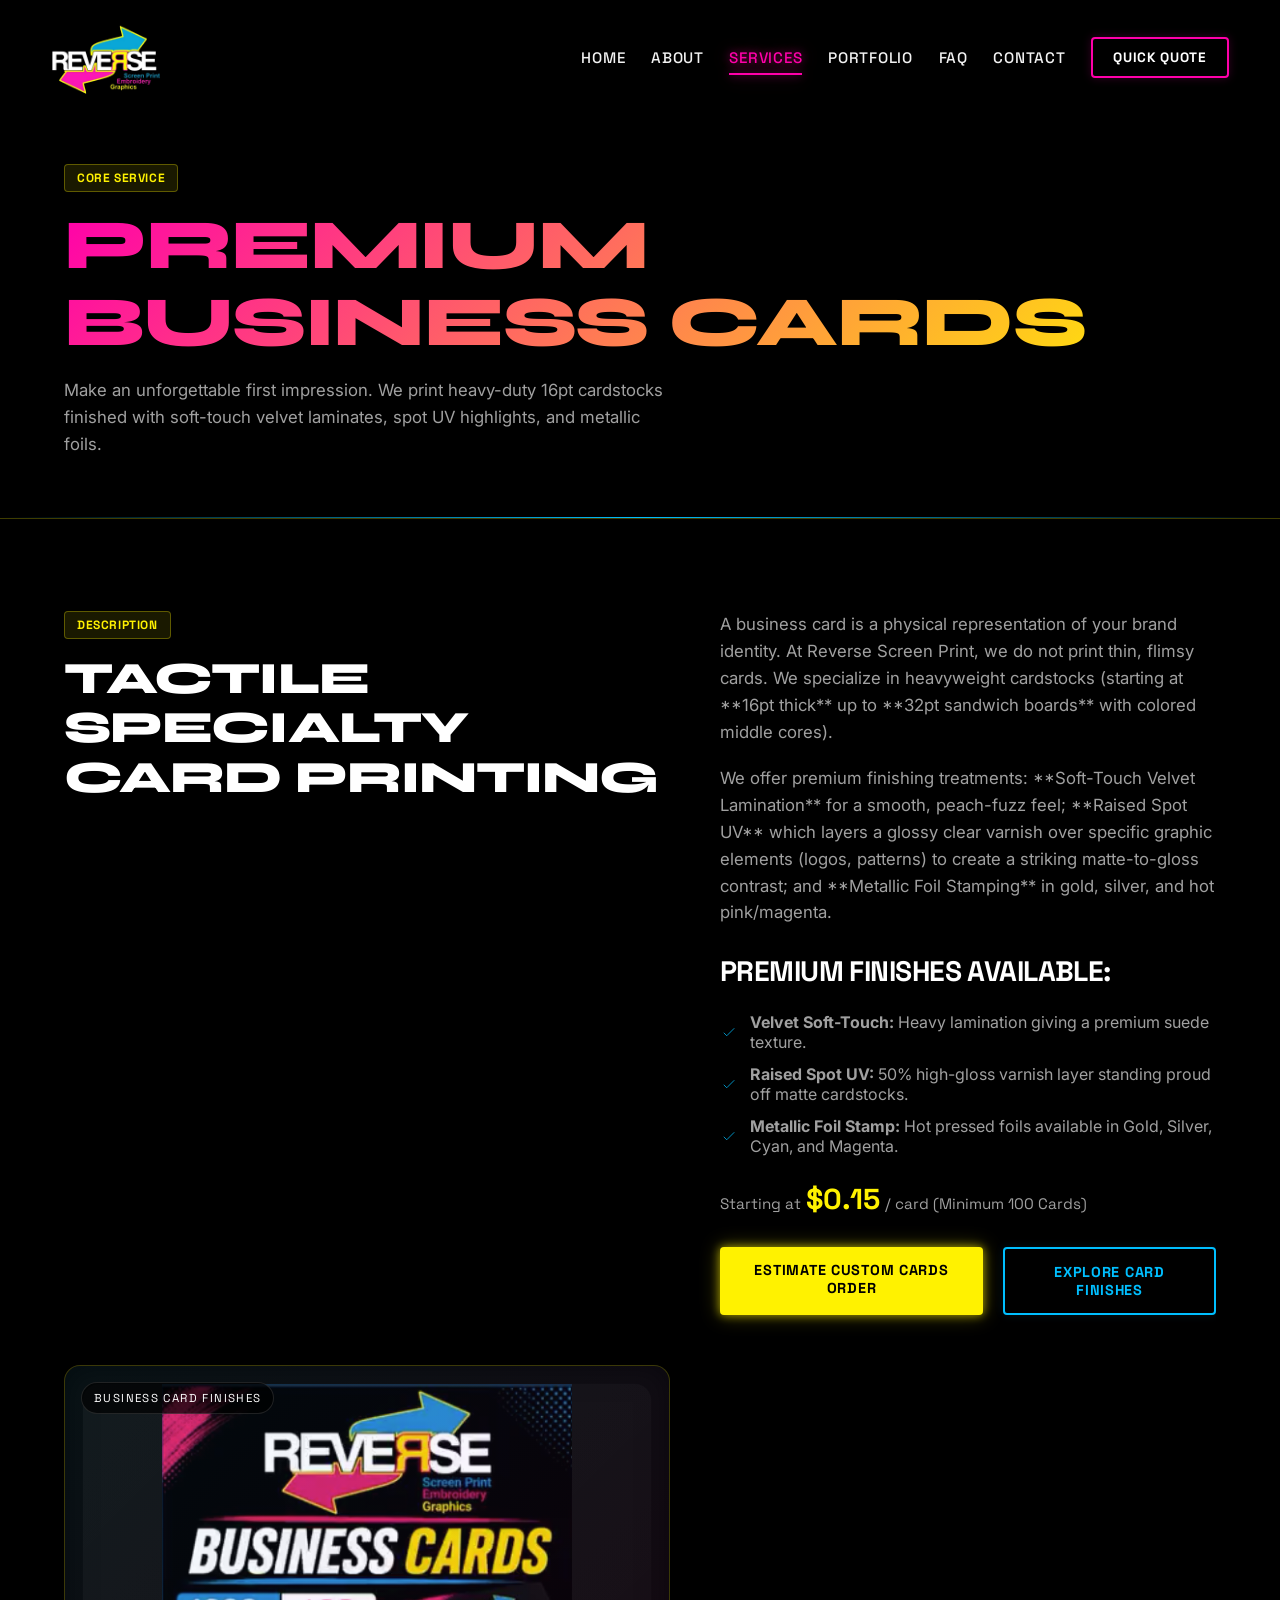
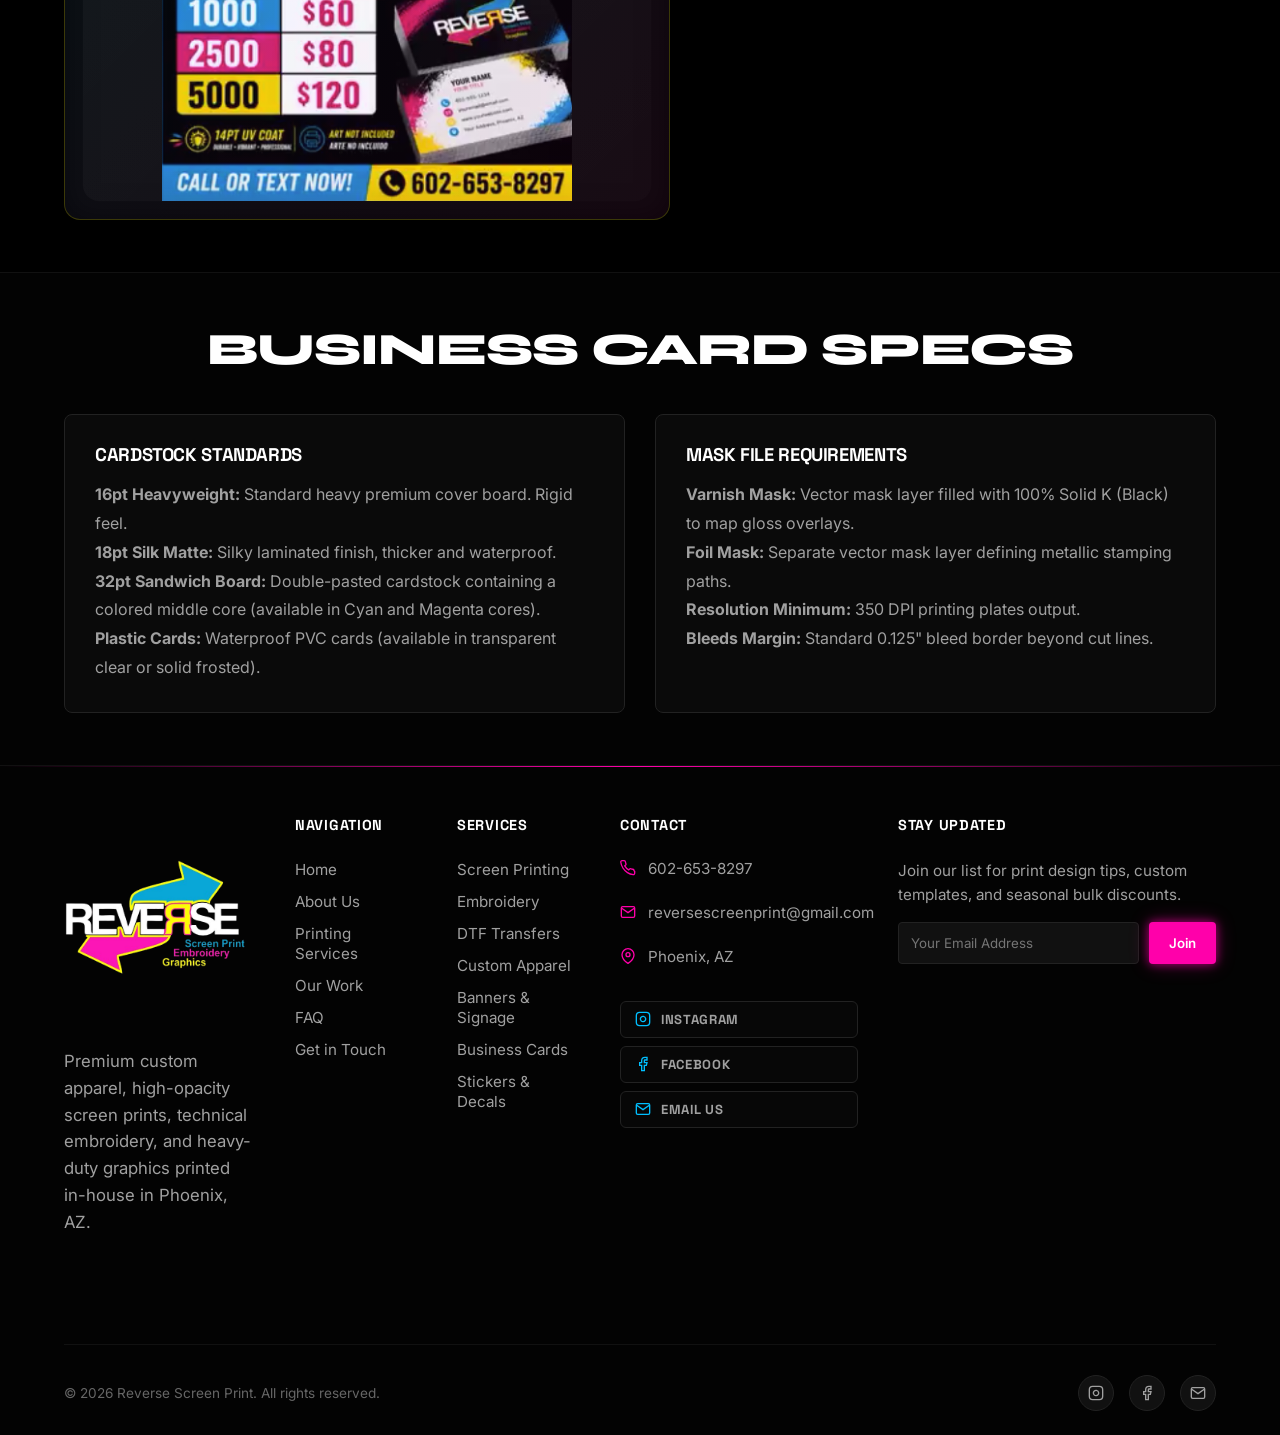
<file: business-cards.html>
﻿<!DOCTYPE html>
<html lang="en">
<head>
  <meta charset="UTF-8">
  <meta name="viewport" content="width=device-width, initial-scale=1.0">
  <meta name="description" content="Premium business cards printing at Reverse Screen Print. Soft touch velvet laminations, spot UV gloss, and metallic hot stamped foils on heavy 16pt cardstocks.">
  <title>Premium Business Cards Printing | Reverse Screen Print</title>
  <link rel="icon" type="image/png" href="assets/Main-LOGO.png">
  <link rel="stylesheet" href="style.css">
</head>
<body>

  <!-- Header & Navigation -->
  <header>
    <div class="nav-container">
      <a href="index.html" class="logo-link" aria-label="Reverse Screen Print Logo">
        <img src="assets/Main-LOGO.png" alt="Reverse Screen Print logo" class="site-logo">
      </a>

      <button class="menu-toggle" aria-label="Toggle Navigation menu" aria-expanded="false">
        <span></span>
        <span></span>
        <span></span>
      </button>

      <nav class="nav-menu-wrapper">
        <ul class="nav-menu">
          <li class="nav-item"><a href="index.html" class="nav-link">Home</a></li>
          <li class="nav-item"><a href="about.html" class="nav-link">About</a></li>
          <li class="nav-item dropdown">
            <a href="services.html" class="nav-link">Services</a>
            <ul class="dropdown-menu">
              <li class="dropdown-item"><a href="screen-printing.html" class="dropdown-link">Screen Printing</a></li>
              <li class="dropdown-item"><a href="embroidery.html" class="dropdown-link">Embroidery</a></li>
              <li class="dropdown-item"><a href="dtf-printing.html" class="dropdown-link">DTF Printing</a></li>
              <li class="dropdown-item"><a href="custom-apparel.html" class="dropdown-link">Custom Apparel</a></li>
              <li class="dropdown-item"><a href="banners.html" class="dropdown-link">Banners & Signage</a></li>
              <li class="dropdown-item"><a href="business-cards.html" class="dropdown-link">Business Cards</a></li>
              <li class="dropdown-item"><a href="decals.html" class="dropdown-link">Decals & Stickers</a></li>
            </ul>
          </li>
          <li class="nav-item"><a href="portfolio.html" class="nav-link">Portfolio</a></li>
          <li class="nav-item"><a href="faq.html" class="nav-link">FAQ</a></li>
          <li class="nav-item"><a href="contact.html" class="nav-link">Contact</a></li>
          <li class="nav-item nav-cta-wrapper"><a href="quote.html" class="nav-cta">Quick Quote</a></li>
        </ul>
      </nav>
    </div>
  </header>

  <!-- Main Content -->
  <main>
    <!-- Page Header banner -->
    <section class="service-header" style="border-color: rgba(255, 242, 0, 0.25);">
      <div class="container" style="padding: 20px 0;">
        <span class="feature-badge badge-yellow">Core Service</span>
        <h1 class="text-gradient-magenta-yellow">Premium Business Cards</h1>
        <p style="max-width: 600px; margin-top: 15px;">
          Make an unforgettable first impression. We print heavy-duty 16pt cardstocks finished with soft-touch velvet laminates, spot UV highlights, and metallic foils.
        </p>
      </div>
    </section>

    <!-- Content Grid -->
    <section class="container">
      <div class="service-grid">
        
        <!-- Left: Details -->
        <div class="service-content-col">
          <div class="service-content-header">
            <span class="feature-badge badge-yellow">Description</span>
            <h2 style="margin-bottom: 25px;">Tactile Specialty Card Printing</h2>
          </div>
          <div class="service-content-body">
          <p style="margin-bottom: 20px;">
            A business card is a physical representation of your brand identity. At Reverse Screen Print, we do not print thin, flimsy cards. We specialize in heavyweight cardstocks (starting at **16pt thick** up to **32pt sandwich boards** with colored middle cores).
          </p>
          <p style="margin-bottom: 20px;">
            We offer premium finishing treatments: **Soft-Touch Velvet Lamination** for a smooth, peach-fuzz feel; **Raised Spot UV** which layers a glossy clear varnish over specific graphic elements (logos, patterns) to create a striking matte-to-gloss contrast; and **Metallic Foil Stamping** in gold, silver, and hot pink/magenta.
          </p>
          
          <h3 style="margin-top: 30px; margin-bottom: 15px;">Premium Finishes Available:</h3>
          <ul class="service-options-list">
            <li>
              <svg fill="none" stroke="var(--accent)" viewBox="0 0 24 24"><path d="M5 13l4 4L19 7"/></svg>
              <span><strong>Velvet Soft-Touch:</strong> Heavy lamination giving a premium suede texture.</span>
            </li>
            <li>
              <svg fill="none" stroke="var(--accent)" viewBox="0 0 24 24"><path d="M5 13l4 4L19 7"/></svg>
              <span><strong>Raised Spot UV:</strong> 50% high-gloss varnish layer standing proud off matte cardstocks.</span>
            </li>
            <li>
              <svg fill="none" stroke="var(--accent)" viewBox="0 0 24 24"><path d="M5 13l4 4L19 7"/></svg>
              <span><strong>Metallic Foil Stamp:</strong> Hot pressed foils available in Gold, Silver, Cyan, and Magenta.</span>
            </li>
          </ul>

          <div class="price-tag" style="color:var(--accent)">
            <span>Starting at</span> $0.15 <span>/ card (Minimum 100 Cards)</span>
          </div>

          <div class="btn-group">
            <a href="quote.html" class="btn btn-yellow">Estimate Custom Cards Order</a>
            <a href="portfolio.html" class="btn btn-outline-cyan">Explore Card Finishes</a>
          </div>
          </div>
        </div>

        <!-- Right: Featured Image -->
        <div class="service-mock-graphic" style="border-color: rgba(255, 242, 0, 0.2);">
          <div class="service-visual-label">Business Card Finishes</div>
          <img src="assets/Cards-img.png" alt="Printed business cards with premium finishes" class="service-visual-image">
        </div>
      </div>
    </section>

    <!-- Technical Specifications list -->
    <section style="background: #030303; border-top: 1px solid #111;">
      <div class="container">
        <h2 style="text-align: center; margin-bottom: 40px;">Business Card Specs</h2>
        <div class="grid-2">
          
          <div class="card yellow-hover">
            <h3 style="margin-bottom: 15px; font-size: 1.15rem;">Cardstock Standards</h3>
            <ul style="list-style: none; color: var(--text-muted); line-height: 1.8;">
              <li><strong>16pt Heavyweight:</strong> Standard heavy premium cover board. Rigid feel.</li>
              <li><strong>18pt Silk Matte:</strong> Silky laminated finish, thicker and waterproof.</li>
              <li><strong>32pt Sandwich Board:</strong> Double-pasted cardstock containing a colored middle core (available in Cyan and Magenta cores).</li>
              <li><strong>Plastic Cards:</strong> Waterproof PVC cards (available in transparent clear or solid frosted).</li>
            </ul>
          </div>

          <div class="card yellow-hover">
            <h3 style="margin-bottom: 15px; font-size: 1.15rem;">Mask File Requirements</h3>
            <ul style="list-style: none; color: var(--text-muted); line-height: 1.8;">
              <li><strong>Varnish Mask:</strong> Vector mask layer filled with 100% Solid K (Black) to map gloss overlays.</li>
              <li><strong>Foil Mask:</strong> Separate vector mask layer defining metallic stamping paths.</li>
              <li><strong>Resolution Minimum:</strong> 350 DPI printing plates output.</li>
              <li><strong>Bleeds Margin:</strong> Standard 0.125&quot; bleed border beyond cut lines.</li>
            </ul>
          </div>

        </div>
      </div>
    </section>
  </main>
  <!-- Footer Section -->
  <footer>
    <div class="footer-grid container" style="padding: 0 0 48px 0;">

      <!-- Col 1: Logo & Tagline -->
      <div class="footer-info">
        <a href="index.html" class="footer-logo" aria-label="Reverse Screen Print Home" style="display:inline-block;margin-bottom:20px;">
          <img src="assets/Main-LOGO.png" alt="Reverse Screen Print logo" class="footer-logo-image">
        </a>
        <p>Premium custom apparel, high-opacity screen prints, technical embroidery, and heavy-duty graphics printed in-house in Phoenix, AZ.</p>
      </div>

      <!-- Col 2: Navigation -->
      <div>
        <h4 class="footer-title">Navigation</h4>
        <ul class="footer-links">
          <li><a href="index.html">Home</a></li>
          <li><a href="about.html">About Us</a></li>
          <li><a href="services.html">Printing Services</a></li>
          <li><a href="portfolio.html">Our Work</a></li>
          <li><a href="faq.html">FAQ</a></li>
          <li><a href="contact.html">Get in Touch</a></li>
        </ul>
      </div>

      <!-- Col 3: Services -->
      <div>
        <h4 class="footer-title">Services</h4>
        <ul class="footer-links">
          <li><a href="screen-printing.html">Screen Printing</a></li>
          <li><a href="embroidery.html">Embroidery</a></li>
          <li><a href="dtf-printing.html">DTF Transfers</a></li>
          <li><a href="custom-apparel.html">Custom Apparel</a></li>
          <li><a href="banners.html">Banners &amp; Signage</a></li>
          <li><a href="business-cards.html">Business Cards</a></li>
          <li><a href="decals.html">Stickers &amp; Decals</a></li>
        </ul>
      </div>

      <!-- Col 4: Contact -->
      <div>
        <h4 class="footer-title">Contact</h4>
        <ul class="footer-contact-list">
          <li class="footer-contact-item">
            <svg width="16" height="16" fill="none" stroke="currentColor" stroke-width="2" viewBox="0 0 24 24" aria-hidden="true"><path d="M22 16.92v3a2 2 0 0 1-2.18 2 19.79 19.79 0 0 1-8.63-3.07A19.5 19.5 0 0 1 4.36 12 19.79 19.79 0 0 1 1.21 3.4 2 2 0 0 1 3.18 1h3a2 2 0 0 1 2 1.72c.127.96.361 1.903.7 2.81a2 2 0 0 1-.45 2.11L7.09 8.91a16 16 0 0 0 6 6l1.27-1.27a2 2 0 0 1 2.11-.45c.907.339 1.85.573 2.81.7A2 2 0 0 1 21 16z"/></svg>
            <a href="tel:+16026538297" aria-label="Call us">602-653-8297</a>
          </li>
          <li class="footer-contact-item">
            <svg width="16" height="16" fill="none" stroke="currentColor" stroke-width="2" viewBox="0 0 24 24" aria-hidden="true"><path d="M4 4h16c1.1 0 2 .9 2 2v12c0 1.1-.9 2-2 2H4c-1.1 0-2-.9-2-2V6c0-1.1.9-2 2-2z"/><polyline points="22,6 12,13 2,6"/></svg>
            <a href="mailto:reversescreenprint@gmail.com" aria-label="Email us">reversescreenprint@gmail.com</a>
          </li>
          <li class="footer-contact-item">
            <svg width="16" height="16" fill="none" stroke="currentColor" stroke-width="2" viewBox="0 0 24 24" aria-hidden="true"><path d="M21 10c0 7-9 13-9 13s-9-6-9-13a9 9 0 0 1 18 0z"/><circle cx="12" cy="10" r="3"/></svg>
            <span>Phoenix, AZ</span>
          </li>
        </ul>
        <div class="footer-social-stack">
          <a href="https://www.instagram.com/reverse_screenprint/" target="_blank" rel="noopener noreferrer" class="footer-social-pill" aria-label="Follow us on Instagram">
            <svg width="16" height="16" fill="none" stroke="currentColor" stroke-width="2" viewBox="0 0 24 24" aria-hidden="true"><rect x="2" y="2" width="20" height="20" rx="5" ry="5"/><path d="M16 11.37A4 4 0 1 1 12.63 8 4 4 0 0 1 16 11.37z"/><line x1="17.5" y1="6.5" x2="17.51" y2="6.5"/></svg>
            Instagram
          </a>
          <a href="https://www.facebook.com/reverse.screenprint/" target="_blank" rel="noopener noreferrer" class="footer-social-pill" aria-label="Follow us on Facebook">
            <svg width="16" height="16" fill="none" stroke="currentColor" stroke-width="2" viewBox="0 0 24 24" aria-hidden="true"><path d="M18 2h-3a5 5 0 0 0-5 5v3H7v4h3v8h4v-8h3l1-4h-4V7a1 1 0 0 1 1-1h3z"/></svg>
            Facebook
          </a>
          <a href="mailto:reversescreenprint@gmail.com" class="footer-social-pill" aria-label="Email us">
            <svg width="16" height="16" fill="none" stroke="currentColor" stroke-width="2" viewBox="0 0 24 24" aria-hidden="true"><path d="M4 4h16c1.1 0 2 .9 2 2v12c0 1.1-.9 2-2 2H4c-1.1 0-2-.9-2-2V6c0-1.1.9-2 2-2z"/><polyline points="22,6 12,13 2,6"/></svg>
            Email Us
          </a>
        </div>
      </div>

      <!-- Col 5: Newsletter -->
      <div>
        <h4 class="footer-title">Stay Updated</h4>
        <p class="footer-newsletter-text">Join our list for print design tips, custom templates, and seasonal bulk discounts.</p>
        <form class="newsletter-form">
          <input type="email" class="newsletter-input" placeholder="Your Email Address" aria-label="Newsletter email" required>
          <button type="submit" class="newsletter-btn" aria-label="Subscribe button">Join</button>
        </form>
      </div>

    </div>

    <!-- Footer Bottom Bar -->
    <div class="container" style="padding: 0;">
      <div class="footer-bottom">
        <div>&copy; 2026 Reverse Screen Print. All rights reserved.</div>
        <div class="footer-socials">
          <a href="https://www.instagram.com/reverse_screenprint/" target="_blank" rel="noopener noreferrer" class="footer-social-link" aria-label="Follow us on Instagram">
            <svg width="16" height="16" fill="none" stroke="currentColor" stroke-width="2" viewBox="0 0 24 24"><rect x="2" y="2" width="20" height="20" rx="5" ry="5"/><path d="M16 11.37A4 4 0 1 1 12.63 8 4 4 0 0 1 16 11.37z"/><line x1="17.5" y1="6.5" x2="17.51" y2="6.5"/></svg>
          </a>
          <a href="https://www.facebook.com/reverse.screenprint/" target="_blank" rel="noopener noreferrer" class="footer-social-link" aria-label="Follow us on Facebook">
            <svg width="16" height="16" fill="none" stroke="currentColor" stroke-width="2" viewBox="0 0 24 24"><path d="M18 2h-3a5 5 0 0 0-5 5v3H7v4h3v8h4v-8h3l1-4h-4V7a1 1 0 0 1 1-1h3z"/></svg>
          </a>
          <a href="mailto:reversescreenprint@gmail.com" class="footer-social-link" aria-label="Email us">
            <svg width="16" height="16" fill="none" stroke="currentColor" stroke-width="2" viewBox="0 0 24 24"><path d="M4 4h16c1.1 0 2 .9 2 2v12c0 1.1-.9 2-2 2H4c-1.1 0-2-.9-2-2V6c0-1.1.9-2 2-2z"/><polyline points="22,6 12,13 2,6"/></svg>
          </a>
        </div>
      </div>
    </div>
  </footer>

  <script src="script.js"></script>
  <button id="scroll-top-btn" class="scroll-top-btn" aria-label="Scroll to top">↑</button>
</body>
</html>
</file>
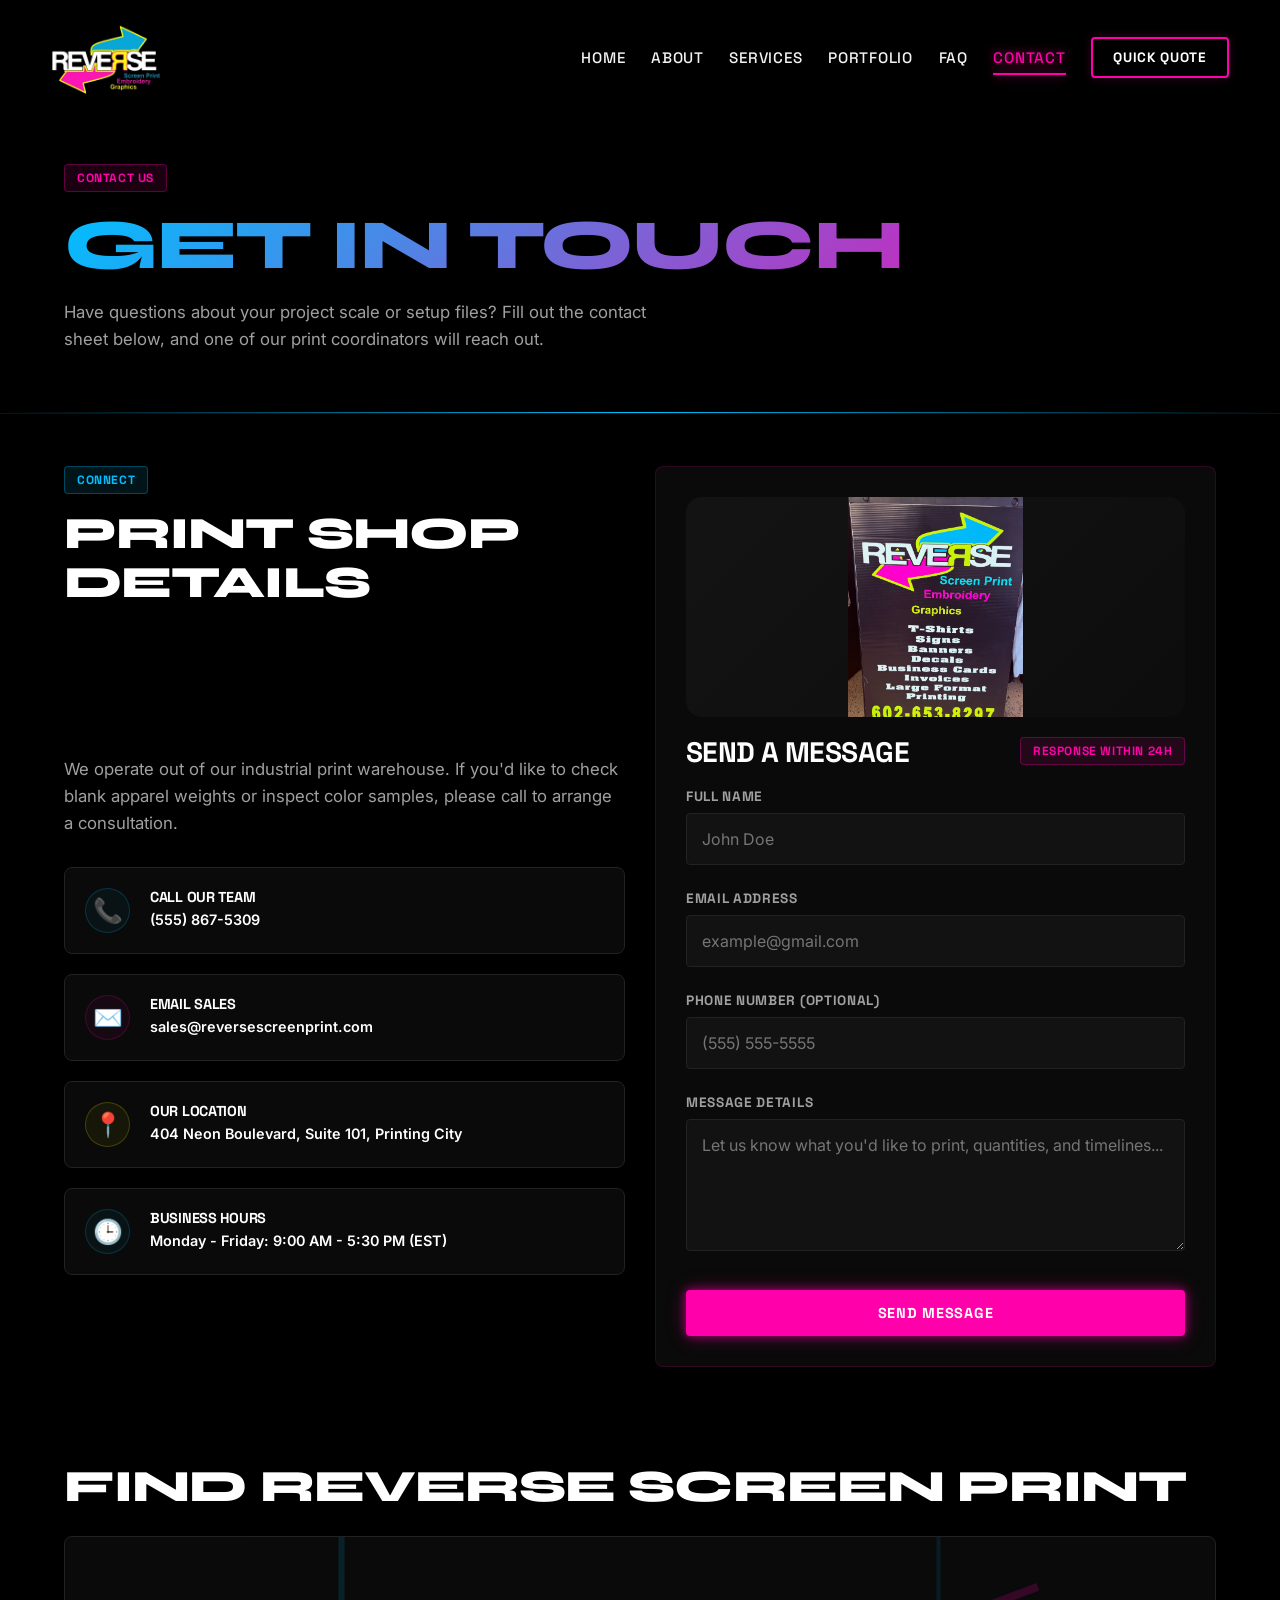
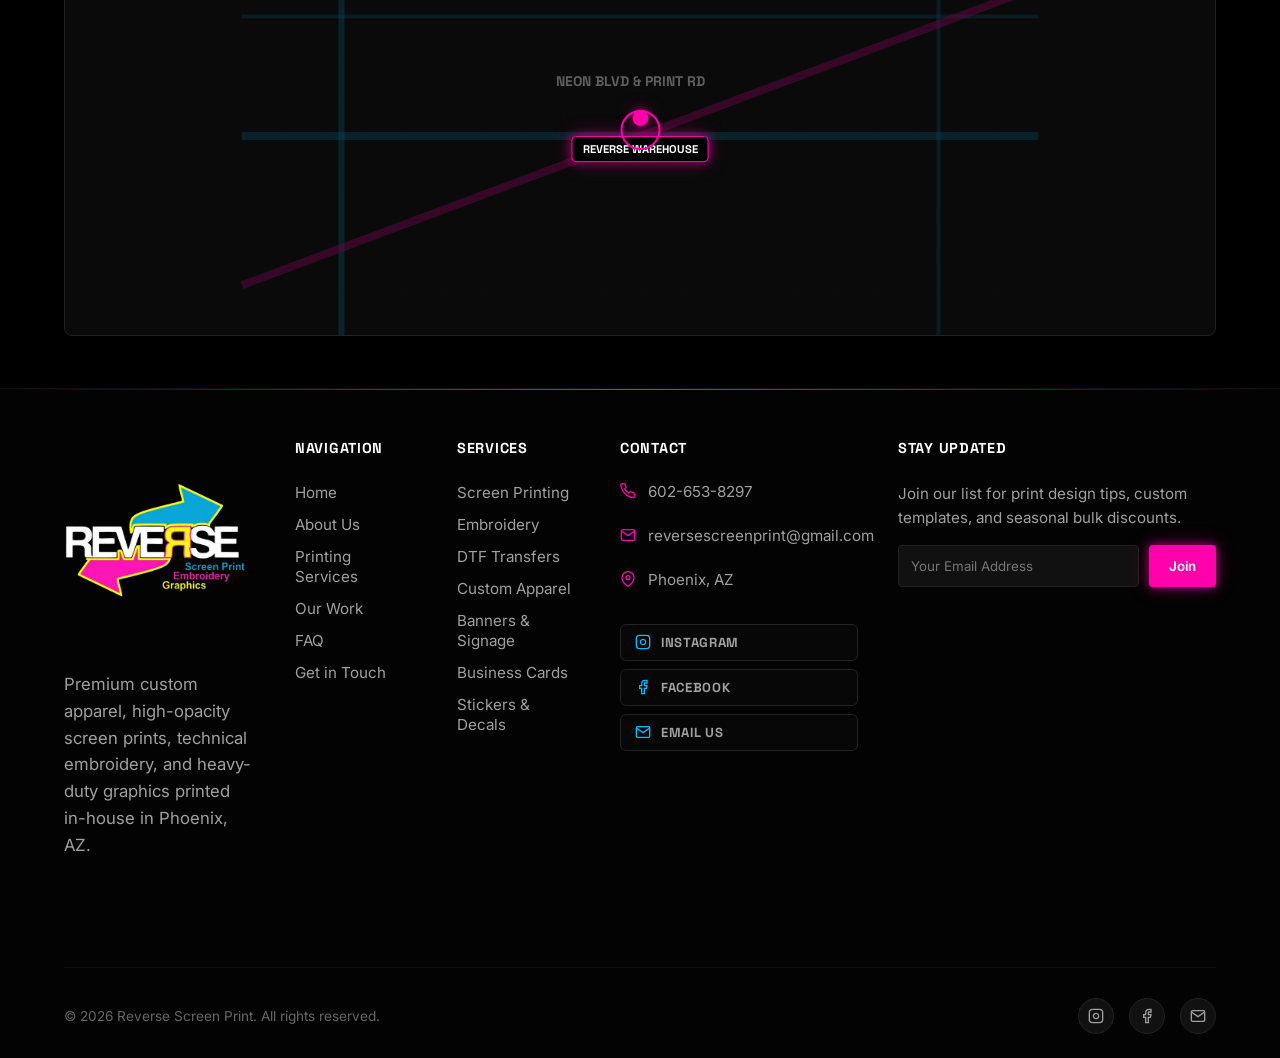
<file: contact.html>
﻿<!DOCTYPE html>
<html lang="en">
<head>
  <meta charset="UTF-8">
  <meta name="viewport" content="width=device-width, initial-scale=1.0">
  <meta name="description" content="Get in touch with Reverse Screen Print. Contact our print shop for questions about order setups, apparel blanks, and delivery locations.">
  <title>Contact Us | Reverse Screen Print</title>
  <link rel="icon" type="image/png" href="assets/Main-LOGO.png">
  <link rel="stylesheet" href="style.css">
</head>
<body>

  <!-- Header & Navigation -->
  <header>
    <div class="nav-container">
      <a href="index.html" class="logo-link" aria-label="Reverse Screen Print Logo">
        <img src="assets/Main-LOGO.png" alt="Reverse Screen Print logo" class="site-logo">
      </a>

      <button class="menu-toggle" aria-label="Toggle Navigation menu" aria-expanded="false">
        <span></span>
        <span></span>
        <span></span>
      </button>

      <nav class="nav-menu-wrapper">
        <ul class="nav-menu">
          <li class="nav-item"><a href="index.html" class="nav-link">Home</a></li>
          <li class="nav-item"><a href="about.html" class="nav-link">About</a></li>
          <li class="nav-item dropdown">
            <a href="services.html" class="nav-link">Services</a>
            <ul class="dropdown-menu">
              <li class="dropdown-item"><a href="screen-printing.html" class="dropdown-link">Screen Printing</a></li>
              <li class="dropdown-item"><a href="embroidery.html" class="dropdown-link">Embroidery</a></li>
              <li class="dropdown-item"><a href="dtf-printing.html" class="dropdown-link">DTF Printing</a></li>
              <li class="dropdown-item"><a href="custom-apparel.html" class="dropdown-link">Custom Apparel</a></li>
              <li class="dropdown-item"><a href="banners.html" class="dropdown-link">Banners & Signage</a></li>
              <li class="dropdown-item"><a href="business-cards.html" class="dropdown-link">Business Cards</a></li>
              <li class="dropdown-item"><a href="decals.html" class="dropdown-link">Decals & Stickers</a></li>
            </ul>
          </li>
          <li class="nav-item"><a href="portfolio.html" class="nav-link">Portfolio</a></li>
          <li class="nav-item"><a href="faq.html" class="nav-link">FAQ</a></li>
          <li class="nav-item"><a href="contact.html" class="nav-link">Contact</a></li>
          <li class="nav-item nav-cta-wrapper"><a href="quote.html" class="nav-cta">Quick Quote</a></li>
        </ul>
      </nav>
    </div>
  </header>

  <!-- Main Content -->
  <main>
    <!-- Page Header banner -->
    <section class="service-header">
      <div class="container" style="padding: 20px 0;">
        <span class="feature-badge badge-magenta">Contact Us</span>
        <h1 class="text-gradient-cyan-magenta">Get In Touch</h1>
        <p style="max-width: 600px; margin-top: 15px;">
          Have questions about your project scale or setup files? Fill out the contact sheet below, and one of our print coordinators will reach out.
        </p>
      </div>
    </section>

    <!-- Contact Grid -->
    <section class="container">
      <div class="grid-2 contact-details-grid">
        <!-- Col 1 top: badge + heading -->
        <div class="contact-copy-top">
          <span class="feature-badge badge-cyan">Connect</span>
          <h2 style="margin-bottom: 25px;">Print Shop Details</h2>
        </div>

        <!-- Mobile-only image: shown between heading and body copy on mobile -->
        <div class="contact-img-mobile">
          <img src="assets/Banner.jpg" alt="Reverse Screen Print business banner" class="contact-asset-image">
        </div>

        <!-- Col 1 bottom: description + contact cards -->
        <div class="contact-copy-bottom">
          <p style="margin-bottom: 30px;">
            We operate out of our industrial print warehouse. If you'd like to check blank apparel weights or inspect color samples, please call to arrange a consultation.
          </p>

          <div style="display: grid; grid-template-columns: 1fr; gap: 20px;">
            <!-- Phone -->
            <div class="card cyan-hover" style="padding: 20px; display: flex; align-items: center; gap: 20px;">
              <div style="font-size: 1.5rem; background: rgba(0, 191, 255, 0.05); width: 45px; height: 45px; border-radius: 50%; display: flex; align-items: center; justify-content: center; border: 1px solid rgba(0, 191, 255, 0.2); color: var(--primary);">
                📞
              </div>
              <div>
                <h4 style="font-family: var(--font-subheading); font-size: 0.9rem; margin-bottom: 3px;">Call Our Team</h4>
                <p style="font-size: 0.9rem; color: #fff; font-weight: 600;">(555) 867-5309</p>
              </div>
            </div>

            <!-- Email -->
            <div class="card magenta-hover" style="padding: 20px; display: flex; align-items: center; gap: 20px;">
              <div style="font-size: 1.5rem; background: rgba(255, 0, 170, 0.05); width: 45px; height: 45px; border-radius: 50%; display: flex; align-items: center; justify-content: center; border: 1px solid rgba(255, 0, 170, 0.2); color: var(--secondary);">
                ✉️
              </div>
              <div>
                <h4 style="font-family: var(--font-subheading); font-size: 0.9rem; margin-bottom: 3px;">Email Sales</h4>
                <p style="font-size: 0.9rem; color: #fff; font-weight: 600;">sales@reversescreenprint.com</p>
              </div>
            </div>

            <!-- Address -->
            <div class="card yellow-hover" style="padding: 20px; display: flex; align-items: center; gap: 20px;">
              <div style="font-size: 1.5rem; background: rgba(255, 242, 0, 0.05); width: 45px; height: 45px; border-radius: 50%; display: flex; align-items: center; justify-content: center; border: 1px solid rgba(255, 242, 0, 0.2); color: var(--accent);">
                📍
              </div>
              <div>
                <h4 style="font-family: var(--font-subheading); font-size: 0.9rem; margin-bottom: 3px;">Our Location</h4>
                <p style="font-size: 0.9rem; color: #fff; font-weight: 600;">404 Neon Boulevard, Suite 101, Printing City</p>
              </div>
            </div>

            <!-- Hours -->
            <div class="card cyan-hover" style="padding: 20px; display: flex; align-items: center; gap: 20px;">
              <div style="font-size: 1.5rem; background: rgba(0, 191, 255, 0.05); width: 45px; height: 45px; border-radius: 50%; display: flex; align-items: center; justify-content: center; border: 1px solid rgba(0, 191, 255, 0.2); color: var(--primary);">
                🕒
              </div>
              <div>
                <h4 style="font-family: var(--font-subheading); font-size: 0.9rem; margin-bottom: 3px;">Business Hours</h4>
                <p style="font-size: 0.9rem; color: #fff; font-weight: 600;">Monday - Friday: 9:00 AM - 5:30 PM (EST)</p>
              </div>
            </div>
          </div>
        </div>

        <!-- Col 2: Contact Form (image shown here on desktop only) -->
        <div class="contact-form-col card magenta-hover" style="border-color: rgba(255, 0, 170, 0.15);">
          <img src="assets/Banner.jpg" alt="Reverse Screen Print business banner" class="contact-asset-image contact-img-desktop">
          <span class="feature-badge badge-magenta" style="float: right;">Response within 24h</span>
          <h3 style="margin-bottom: 20px;">Send a Message</h3>
          
          <form id="contact-form">
            <div class="form-group cyan-focus">
              <label for="contact-name" class="form-label">Full Name</label>
              <input type="text" id="contact-name" class="form-control" placeholder="John Doe" required>
            </div>

            <div class="form-group magenta-focus">
              <label for="contact-email" class="form-label">Email Address</label>
              <input type="email" id="contact-email" class="form-control" placeholder="example@gmail.com" required>
            </div>

            <div class="form-group cyan-focus">
              <label for="contact-phone" class="form-label">Phone Number (Optional)</label>
              <input type="tel" id="contact-phone" class="form-control" placeholder="(555) 555-5555">
            </div>

            <div class="form-group magenta-focus">
              <label for="contact-message" class="form-label">Message Details</label>
              <textarea id="contact-message" class="form-control" rows="5" placeholder="Let us know what you'd like to print, quantities, and timelines..." required></textarea>
            </div>

            <button type="submit" class="btn btn-magenta" style="width: 100%; margin-top: 10px;">Send Message</button>
          </form>
        </div>
      </div>
    </section>

    <!-- Embedded Simulated Map section -->
    <section class="container" style="padding-top: 0;">
      <span class="feature-badge badge-yellow" style="margin-bottom: 15px;">Shop Finder</span>
      <h2 style="margin-bottom: 25px;">Find Reverse Screen Print</h2>
      <div class="map-canvas">
        <!-- Custom neon map artwork -->
        <svg class="map-svg-bg" viewBox="0 0 800 400" xmlns="http://www.w3.org/2000/svg">
          <!-- Grid lines grid -->
          <defs>
            <pattern id="grid" width="40" height="40" patternUnits="userSpaceOnUse">
              <path d="M 40 0 L 0 0 0 40" fill="none" stroke="#111" stroke-width="1"/>
            </pattern>
          </defs>
          <rect width="100%" height="100%" fill="url(#grid)" />
          <!-- Neon cyan roads layout -->
          <line x1="100" y1="0" x2="100" y2="400" stroke="#00BFFF" stroke-width="6" opacity="0.4"/>
          <line x1="700" y1="0" x2="700" y2="400" stroke="#00BFFF" stroke-width="4" opacity="0.3"/>
          <line x1="0" y1="200" x2="800" y2="200" stroke="#00BFFF" stroke-width="8" opacity="0.4"/>
          <line x1="0" y1="80" x2="800" y2="80" stroke="#00BFFF" stroke-width="4" opacity="0.3"/>
          <!-- Diagonal Neon Blvd -->
          <line x1="0" y1="350" x2="800" y2="50" stroke="#FF00AA" stroke-width="8" opacity="0.5"/>
          <!-- Bouncing text indicator -->
          <text x="390" y="150" font-family="Space Grotesk" font-size="14" font-weight="700" fill="#ffffff" text-anchor="middle">NEON BLVD &amp; PRINT RD</text>
        </svg>
        <!-- Bouncing Map Pin overlay -->
        <div class="map-pin">
          <div class="map-pin-pulse"></div>
          <div class="map-pin-circle"></div>
          <div style="background: #000; border: 1px solid var(--secondary); padding: 5px 10px; border-radius: 4px; font-family: var(--font-subheading); font-size: 0.7rem; font-weight: 700; margin-top: 10px; white-space: nowrap; box-shadow: var(--glow-magenta);">
            REVERSE WAREHOUSE
          </div>
        </div>
      </div>
    </section>
  </main>
  <!-- Footer Section -->
  <footer>
    <div class="footer-grid container" style="padding: 0 0 48px 0;">

      <!-- Col 1: Logo & Tagline -->
      <div class="footer-info">
        <a href="index.html" class="footer-logo" aria-label="Reverse Screen Print Home" style="display:inline-block;margin-bottom:20px;">
          <img src="assets/Main-LOGO.png" alt="Reverse Screen Print logo" class="footer-logo-image">
        </a>
        <p>Premium custom apparel, high-opacity screen prints, technical embroidery, and heavy-duty graphics printed in-house in Phoenix, AZ.</p>
      </div>

      <!-- Col 2: Navigation -->
      <div>
        <h4 class="footer-title">Navigation</h4>
        <ul class="footer-links">
          <li><a href="index.html">Home</a></li>
          <li><a href="about.html">About Us</a></li>
          <li><a href="services.html">Printing Services</a></li>
          <li><a href="portfolio.html">Our Work</a></li>
          <li><a href="faq.html">FAQ</a></li>
          <li><a href="contact.html">Get in Touch</a></li>
        </ul>
      </div>

      <!-- Col 3: Services -->
      <div>
        <h4 class="footer-title">Services</h4>
        <ul class="footer-links">
          <li><a href="screen-printing.html">Screen Printing</a></li>
          <li><a href="embroidery.html">Embroidery</a></li>
          <li><a href="dtf-printing.html">DTF Transfers</a></li>
          <li><a href="custom-apparel.html">Custom Apparel</a></li>
          <li><a href="banners.html">Banners &amp; Signage</a></li>
          <li><a href="business-cards.html">Business Cards</a></li>
          <li><a href="decals.html">Stickers &amp; Decals</a></li>
        </ul>
      </div>

      <!-- Col 4: Contact -->
      <div>
        <h4 class="footer-title">Contact</h4>
        <ul class="footer-contact-list">
          <li class="footer-contact-item">
            <svg width="16" height="16" fill="none" stroke="currentColor" stroke-width="2" viewBox="0 0 24 24" aria-hidden="true"><path d="M22 16.92v3a2 2 0 0 1-2.18 2 19.79 19.79 0 0 1-8.63-3.07A19.5 19.5 0 0 1 4.36 12 19.79 19.79 0 0 1 1.21 3.4 2 2 0 0 1 3.18 1h3a2 2 0 0 1 2 1.72c.127.96.361 1.903.7 2.81a2 2 0 0 1-.45 2.11L7.09 8.91a16 16 0 0 0 6 6l1.27-1.27a2 2 0 0 1 2.11-.45c.907.339 1.85.573 2.81.7A2 2 0 0 1 21 16z"/></svg>
            <a href="tel:+16026538297" aria-label="Call us">602-653-8297</a>
          </li>
          <li class="footer-contact-item">
            <svg width="16" height="16" fill="none" stroke="currentColor" stroke-width="2" viewBox="0 0 24 24" aria-hidden="true"><path d="M4 4h16c1.1 0 2 .9 2 2v12c0 1.1-.9 2-2 2H4c-1.1 0-2-.9-2-2V6c0-1.1.9-2 2-2z"/><polyline points="22,6 12,13 2,6"/></svg>
            <a href="mailto:reversescreenprint@gmail.com" aria-label="Email us">reversescreenprint@gmail.com</a>
          </li>
          <li class="footer-contact-item">
            <svg width="16" height="16" fill="none" stroke="currentColor" stroke-width="2" viewBox="0 0 24 24" aria-hidden="true"><path d="M21 10c0 7-9 13-9 13s-9-6-9-13a9 9 0 0 1 18 0z"/><circle cx="12" cy="10" r="3"/></svg>
            <span>Phoenix, AZ</span>
          </li>
        </ul>
        <div class="footer-social-stack">
          <a href="https://www.instagram.com/reverse_screenprint/" target="_blank" rel="noopener noreferrer" class="footer-social-pill" aria-label="Follow us on Instagram">
            <svg width="16" height="16" fill="none" stroke="currentColor" stroke-width="2" viewBox="0 0 24 24" aria-hidden="true"><rect x="2" y="2" width="20" height="20" rx="5" ry="5"/><path d="M16 11.37A4 4 0 1 1 12.63 8 4 4 0 0 1 16 11.37z"/><line x1="17.5" y1="6.5" x2="17.51" y2="6.5"/></svg>
            Instagram
          </a>
          <a href="https://www.facebook.com/reverse.screenprint/" target="_blank" rel="noopener noreferrer" class="footer-social-pill" aria-label="Follow us on Facebook">
            <svg width="16" height="16" fill="none" stroke="currentColor" stroke-width="2" viewBox="0 0 24 24" aria-hidden="true"><path d="M18 2h-3a5 5 0 0 0-5 5v3H7v4h3v8h4v-8h3l1-4h-4V7a1 1 0 0 1 1-1h3z"/></svg>
            Facebook
          </a>
          <a href="mailto:reversescreenprint@gmail.com" class="footer-social-pill" aria-label="Email us">
            <svg width="16" height="16" fill="none" stroke="currentColor" stroke-width="2" viewBox="0 0 24 24" aria-hidden="true"><path d="M4 4h16c1.1 0 2 .9 2 2v12c0 1.1-.9 2-2 2H4c-1.1 0-2-.9-2-2V6c0-1.1.9-2 2-2z"/><polyline points="22,6 12,13 2,6"/></svg>
            Email Us
          </a>
        </div>
      </div>

      <!-- Col 5: Newsletter -->
      <div>
        <h4 class="footer-title">Stay Updated</h4>
        <p class="footer-newsletter-text">Join our list for print design tips, custom templates, and seasonal bulk discounts.</p>
        <form class="newsletter-form">
          <input type="email" class="newsletter-input" placeholder="Your Email Address" aria-label="Newsletter email" required>
          <button type="submit" class="newsletter-btn" aria-label="Subscribe button">Join</button>
        </form>
      </div>

    </div>

    <!-- Footer Bottom Bar -->
    <div class="container" style="padding: 0;">
      <div class="footer-bottom">
        <div>&copy; 2026 Reverse Screen Print. All rights reserved.</div>
        <div class="footer-socials">
          <a href="https://www.instagram.com/reverse_screenprint/" target="_blank" rel="noopener noreferrer" class="footer-social-link" aria-label="Follow us on Instagram">
            <svg width="16" height="16" fill="none" stroke="currentColor" stroke-width="2" viewBox="0 0 24 24"><rect x="2" y="2" width="20" height="20" rx="5" ry="5"/><path d="M16 11.37A4 4 0 1 1 12.63 8 4 4 0 0 1 16 11.37z"/><line x1="17.5" y1="6.5" x2="17.51" y2="6.5"/></svg>
          </a>
          <a href="https://www.facebook.com/reverse.screenprint/" target="_blank" rel="noopener noreferrer" class="footer-social-link" aria-label="Follow us on Facebook">
            <svg width="16" height="16" fill="none" stroke="currentColor" stroke-width="2" viewBox="0 0 24 24"><path d="M18 2h-3a5 5 0 0 0-5 5v3H7v4h3v8h4v-8h3l1-4h-4V7a1 1 0 0 1 1-1h3z"/></svg>
          </a>
          <a href="mailto:reversescreenprint@gmail.com" class="footer-social-link" aria-label="Email us">
            <svg width="16" height="16" fill="none" stroke="currentColor" stroke-width="2" viewBox="0 0 24 24"><path d="M4 4h16c1.1 0 2 .9 2 2v12c0 1.1-.9 2-2 2H4c-1.1 0-2-.9-2-2V6c0-1.1.9-2 2-2z"/><polyline points="22,6 12,13 2,6"/></svg>
          </a>
        </div>
      </div>
    </div>
  </footer>

  <script src="script.js"></script>
  <button id="scroll-top-btn" class="scroll-top-btn" aria-label="Scroll to top">↑</button>
</body>
</html>
</file>
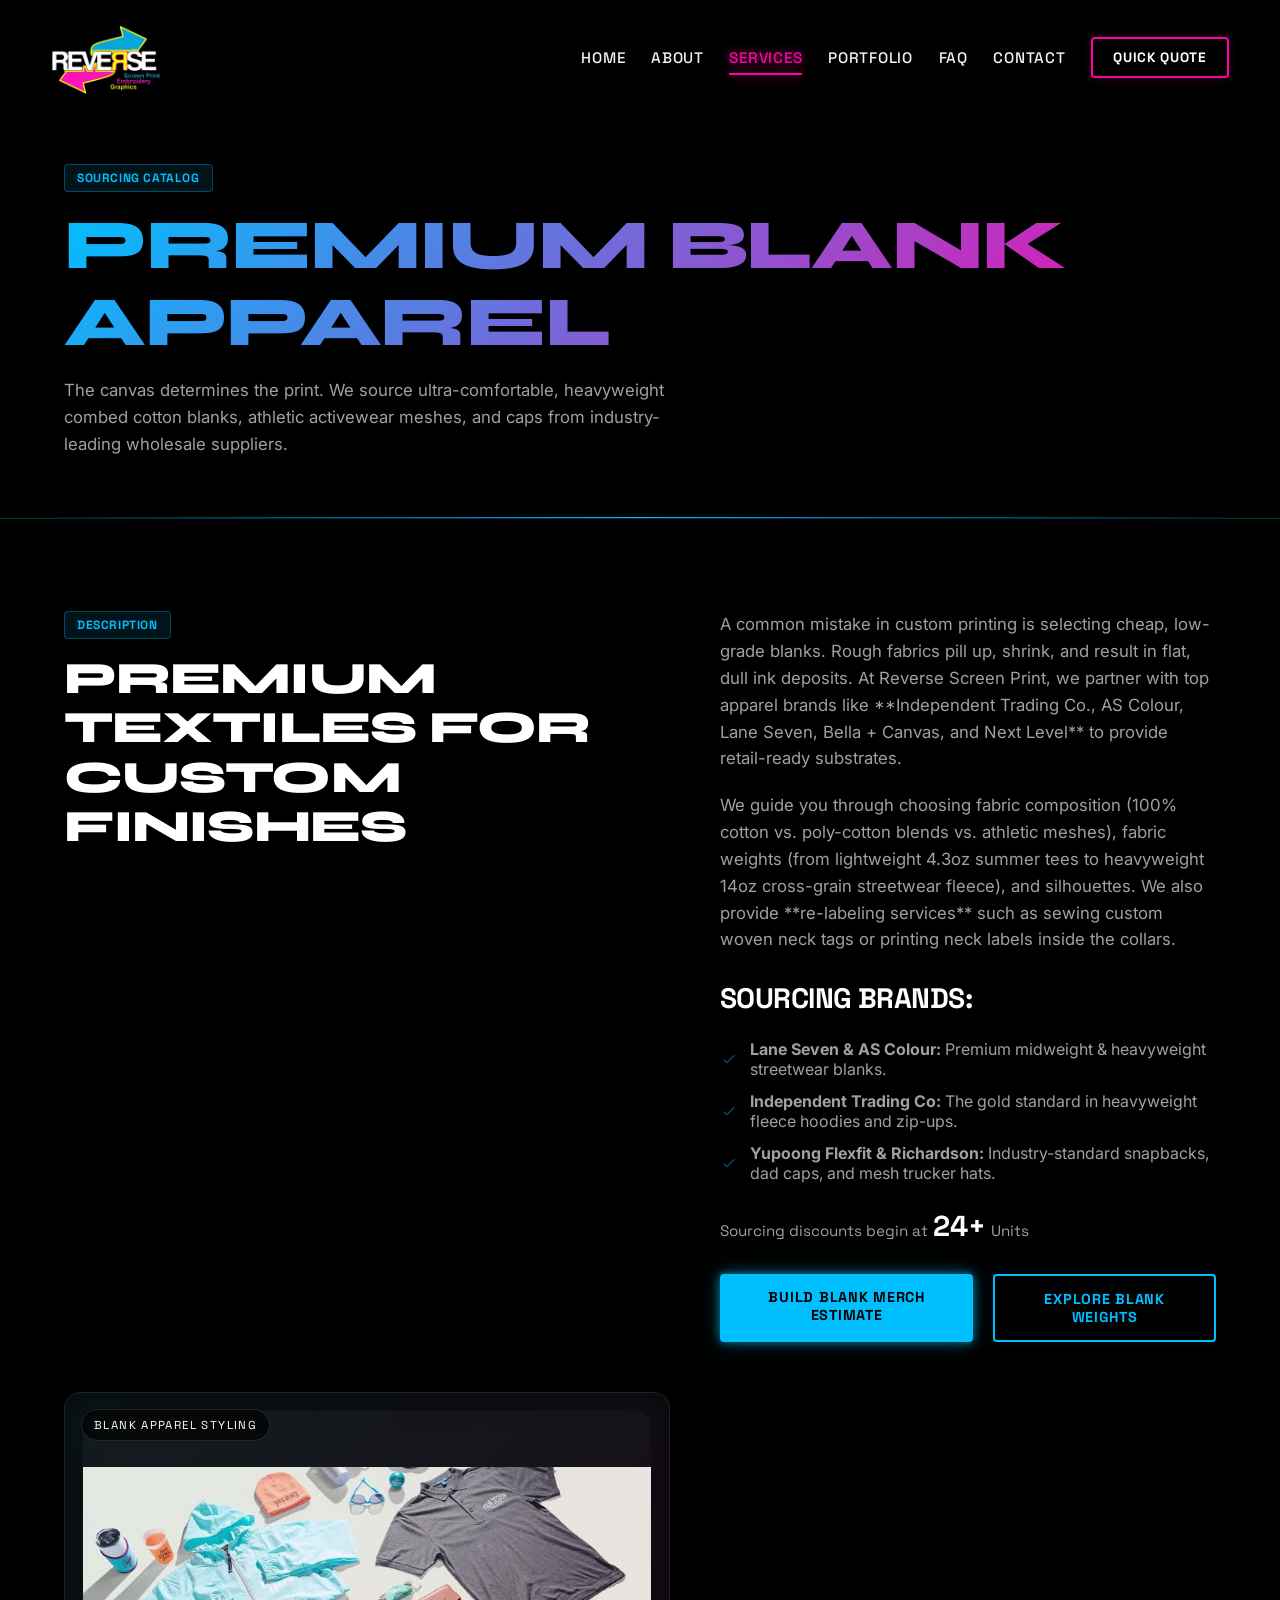
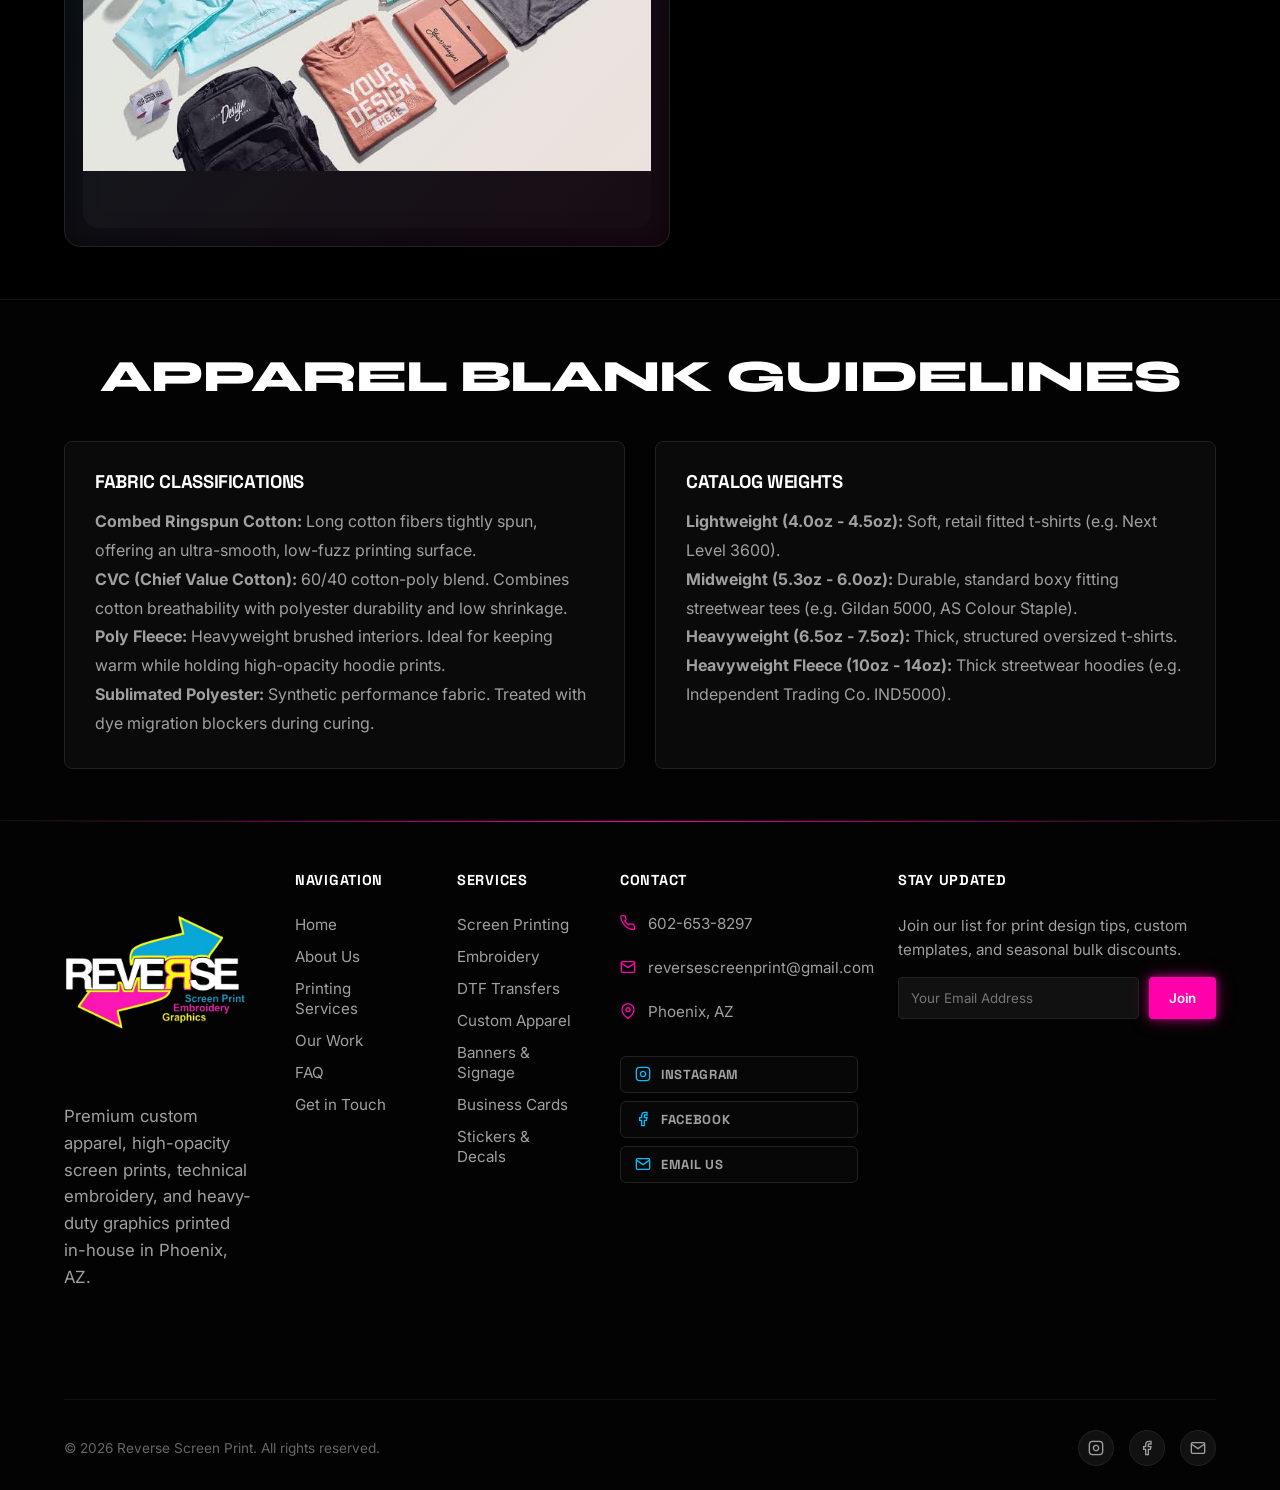
<file: custom-apparel.html>
﻿<!DOCTYPE html>
<html lang="en">
<head>
  <meta charset="UTF-8">
  <meta name="viewport" content="width=device-width, initial-scale=1.0">
  <meta name="description" content="Custom blank apparel sourcing at Reverse Screen Print. We source high-quality premium t-shirts, fleece hoodies, windbreakers, caps, and canvas blanks.">
  <title>Custom Blank Apparel Sourcing | Reverse Screen Print</title>
  <link rel="icon" type="image/png" href="assets/Main-LOGO.png">
  <link rel="stylesheet" href="style.css">
</head>
<body>

  <!-- Header & Navigation -->
  <header>
    <div class="nav-container">
      <a href="index.html" class="logo-link" aria-label="Reverse Screen Print Logo">
        <img src="assets/Main-LOGO.png" alt="Reverse Screen Print logo" class="site-logo">
      </a>

      <button class="menu-toggle" aria-label="Toggle Navigation menu" aria-expanded="false">
        <span></span>
        <span></span>
        <span></span>
      </button>

      <nav class="nav-menu-wrapper">
        <ul class="nav-menu">
          <li class="nav-item"><a href="index.html" class="nav-link">Home</a></li>
          <li class="nav-item"><a href="about.html" class="nav-link">About</a></li>
          <li class="nav-item dropdown">
            <a href="services.html" class="nav-link">Services</a>
            <ul class="dropdown-menu">
              <li class="dropdown-item"><a href="screen-printing.html" class="dropdown-link">Screen Printing</a></li>
              <li class="dropdown-item"><a href="embroidery.html" class="dropdown-link">Embroidery</a></li>
              <li class="dropdown-item"><a href="dtf-printing.html" class="dropdown-link">DTF Printing</a></li>
              <li class="dropdown-item"><a href="custom-apparel.html" class="dropdown-link">Custom Apparel</a></li>
              <li class="dropdown-item"><a href="banners.html" class="dropdown-link">Banners & Signage</a></li>
              <li class="dropdown-item"><a href="business-cards.html" class="dropdown-link">Business Cards</a></li>
              <li class="dropdown-item"><a href="decals.html" class="dropdown-link">Decals & Stickers</a></li>
            </ul>
          </li>
          <li class="nav-item"><a href="portfolio.html" class="nav-link">Portfolio</a></li>
          <li class="nav-item"><a href="faq.html" class="nav-link">FAQ</a></li>
          <li class="nav-item"><a href="contact.html" class="nav-link">Contact</a></li>
          <li class="nav-item nav-cta-wrapper"><a href="quote.html" class="nav-cta">Quick Quote</a></li>
        </ul>
      </nav>
    </div>
  </header>

  <!-- Main Content -->
  <main>
    <!-- Page Header banner -->
    <section class="service-header" style="border-color: rgba(0, 191, 255, 0.25);">
      <div class="container" style="padding: 20px 0;">
        <span class="feature-badge badge-cyan">Sourcing Catalog</span>
        <h1 class="text-gradient-cyan-magenta">Premium Blank Apparel</h1>
        <p style="max-width: 600px; margin-top: 15px;">
          The canvas determines the print. We source ultra-comfortable, heavyweight combed cotton blanks, athletic activewear meshes, and caps from industry-leading wholesale suppliers.
        </p>
      </div>
    </section>

    <!-- Content Grid -->
    <section class="container">
      <div class="service-grid">
        
        <!-- Left: Details -->
        <div class="service-content-col">
          <div class="service-content-header">
            <span class="feature-badge badge-cyan">Description</span>
            <h2 style="margin-bottom: 25px;">Premium Textiles For Custom Finishes</h2>
          </div>
          <div class="service-content-body">
          <p style="margin-bottom: 20px;">
            A common mistake in custom printing is selecting cheap, low-grade blanks. Rough fabrics pill up, shrink, and result in flat, dull ink deposits. At Reverse Screen Print, we partner with top apparel brands like **Independent Trading Co., AS Colour, Lane Seven, Bella + Canvas, and Next Level** to provide retail-ready substrates.
          </p>
          <p style="margin-bottom: 20px;">
            We guide you through choosing fabric composition (100% cotton vs. poly-cotton blends vs. athletic meshes), fabric weights (from lightweight 4.3oz summer tees to heavyweight 14oz cross-grain streetwear fleece), and silhouettes. We also provide **re-labeling services** such as sewing custom woven neck tags or printing neck labels inside the collars.
          </p>
          
          <h3 style="margin-top: 30px; margin-bottom: 15px;">Sourcing Brands:</h3>
          <ul class="service-options-list">
            <li>
              <svg fill="none" stroke="currentColor" viewBox="0 0 24 24"><path d="M5 13l4 4L19 7"/></svg>
              <span><strong>Lane Seven &amp; AS Colour:</strong> Premium midweight &amp; heavyweight streetwear blanks.</span>
            </li>
            <li>
              <svg fill="none" stroke="currentColor" viewBox="0 0 24 24"><path d="M5 13l4 4L19 7"/></svg>
              <span><strong>Independent Trading Co:</strong> The gold standard in heavyweight fleece hoodies and zip-ups.</span>
            </li>
            <li>
              <svg fill="none" stroke="currentColor" viewBox="0 0 24 24"><path d="M5 13l4 4L19 7"/></svg>
              <span><strong>Yupoong Flexfit &amp; Richardson:</strong> Industry-standard snapbacks, dad caps, and mesh trucker hats.</span>
            </li>
          </ul>

          <div class="price-tag">
            <span>Sourcing discounts begin at</span> 24+ <span>Units</span>
          </div>

          <div class="btn-group">
            <a href="quote.html" class="btn btn-cyan">Build Blank Merch Estimate</a>
            <a href="portfolio.html" class="btn btn-outline-cyan">Explore Blank Weights</a>
          </div>
          </div>
        </div>

        <!-- Right: Featured Image -->
        <div class="service-mock-graphic">
          <div class="service-visual-label">Blank Apparel Styling</div>
          <img src="assets/Custom-Apperal-img.jpg" alt="Custom apparel sourcing and blank garments" class="service-visual-image">
        </div>
      </div>
    </section>

    <!-- Technical Specifications list -->
    <section style="background: #030303; border-top: 1px solid #111;">
      <div class="container">
        <h2 style="text-align: center; margin-bottom: 40px;">Apparel Blank Guidelines</h2>
        <div class="grid-2">
          
          <div class="card cyan-hover">
            <h3 style="margin-bottom: 15px; font-size: 1.15rem;">Fabric Classifications</h3>
            <ul style="list-style: none; color: var(--text-muted); line-height: 1.8;">
              <li><strong>Combed Ringspun Cotton:</strong> Long cotton fibers tightly spun, offering an ultra-smooth, low-fuzz printing surface.</li>
              <li><strong>CVC (Chief Value Cotton):</strong> 60/40 cotton-poly blend. Combines cotton breathability with polyester durability and low shrinkage.</li>
              <li><strong>Poly Fleece:</strong> Heavyweight brushed interiors. Ideal for keeping warm while holding high-opacity hoodie prints.</li>
              <li><strong>Sublimated Polyester:</strong> Synthetic performance fabric. Treated with dye migration blockers during curing.</li>
            </ul>
          </div>

          <div class="card cyan-hover">
            <h3 style="margin-bottom: 15px; font-size: 1.15rem;">Catalog Weights</h3>
            <ul style="list-style: none; color: var(--text-muted); line-height: 1.8;">
              <li><strong>Lightweight (4.0oz - 4.5oz):</strong> Soft, retail fitted t-shirts (e.g. Next Level 3600).</li>
              <li><strong>Midweight (5.3oz - 6.0oz):</strong> Durable, standard boxy fitting streetwear tees (e.g. Gildan 5000, AS Colour Staple).</li>
              <li><strong>Heavyweight (6.5oz - 7.5oz):</strong> Thick, structured oversized t-shirts.</li>
              <li><strong>Heavyweight Fleece (10oz - 14oz):</strong> Thick streetwear hoodies (e.g. Independent Trading Co. IND5000).</li>
            </ul>
          </div>

        </div>
      </div>
    </section>
  </main>
  <!-- Footer Section -->
  <footer>
    <div class="footer-grid container" style="padding: 0 0 48px 0;">

      <!-- Col 1: Logo & Tagline -->
      <div class="footer-info">
        <a href="index.html" class="footer-logo" aria-label="Reverse Screen Print Home" style="display:inline-block;margin-bottom:20px;">
          <img src="assets/Main-LOGO.png" alt="Reverse Screen Print logo" class="footer-logo-image">
        </a>
        <p>Premium custom apparel, high-opacity screen prints, technical embroidery, and heavy-duty graphics printed in-house in Phoenix, AZ.</p>
      </div>

      <!-- Col 2: Navigation -->
      <div>
        <h4 class="footer-title">Navigation</h4>
        <ul class="footer-links">
          <li><a href="index.html">Home</a></li>
          <li><a href="about.html">About Us</a></li>
          <li><a href="services.html">Printing Services</a></li>
          <li><a href="portfolio.html">Our Work</a></li>
          <li><a href="faq.html">FAQ</a></li>
          <li><a href="contact.html">Get in Touch</a></li>
        </ul>
      </div>

      <!-- Col 3: Services -->
      <div>
        <h4 class="footer-title">Services</h4>
        <ul class="footer-links">
          <li><a href="screen-printing.html">Screen Printing</a></li>
          <li><a href="embroidery.html">Embroidery</a></li>
          <li><a href="dtf-printing.html">DTF Transfers</a></li>
          <li><a href="custom-apparel.html">Custom Apparel</a></li>
          <li><a href="banners.html">Banners &amp; Signage</a></li>
          <li><a href="business-cards.html">Business Cards</a></li>
          <li><a href="decals.html">Stickers &amp; Decals</a></li>
        </ul>
      </div>

      <!-- Col 4: Contact -->
      <div>
        <h4 class="footer-title">Contact</h4>
        <ul class="footer-contact-list">
          <li class="footer-contact-item">
            <svg width="16" height="16" fill="none" stroke="currentColor" stroke-width="2" viewBox="0 0 24 24" aria-hidden="true"><path d="M22 16.92v3a2 2 0 0 1-2.18 2 19.79 19.79 0 0 1-8.63-3.07A19.5 19.5 0 0 1 4.36 12 19.79 19.79 0 0 1 1.21 3.4 2 2 0 0 1 3.18 1h3a2 2 0 0 1 2 1.72c.127.96.361 1.903.7 2.81a2 2 0 0 1-.45 2.11L7.09 8.91a16 16 0 0 0 6 6l1.27-1.27a2 2 0 0 1 2.11-.45c.907.339 1.85.573 2.81.7A2 2 0 0 1 21 16z"/></svg>
            <a href="tel:+16026538297" aria-label="Call us">602-653-8297</a>
          </li>
          <li class="footer-contact-item">
            <svg width="16" height="16" fill="none" stroke="currentColor" stroke-width="2" viewBox="0 0 24 24" aria-hidden="true"><path d="M4 4h16c1.1 0 2 .9 2 2v12c0 1.1-.9 2-2 2H4c-1.1 0-2-.9-2-2V6c0-1.1.9-2 2-2z"/><polyline points="22,6 12,13 2,6"/></svg>
            <a href="mailto:reversescreenprint@gmail.com" aria-label="Email us">reversescreenprint@gmail.com</a>
          </li>
          <li class="footer-contact-item">
            <svg width="16" height="16" fill="none" stroke="currentColor" stroke-width="2" viewBox="0 0 24 24" aria-hidden="true"><path d="M21 10c0 7-9 13-9 13s-9-6-9-13a9 9 0 0 1 18 0z"/><circle cx="12" cy="10" r="3"/></svg>
            <span>Phoenix, AZ</span>
          </li>
        </ul>
        <div class="footer-social-stack">
          <a href="https://www.instagram.com/reverse_screenprint/" target="_blank" rel="noopener noreferrer" class="footer-social-pill" aria-label="Follow us on Instagram">
            <svg width="16" height="16" fill="none" stroke="currentColor" stroke-width="2" viewBox="0 0 24 24" aria-hidden="true"><rect x="2" y="2" width="20" height="20" rx="5" ry="5"/><path d="M16 11.37A4 4 0 1 1 12.63 8 4 4 0 0 1 16 11.37z"/><line x1="17.5" y1="6.5" x2="17.51" y2="6.5"/></svg>
            Instagram
          </a>
          <a href="https://www.facebook.com/reverse.screenprint/" target="_blank" rel="noopener noreferrer" class="footer-social-pill" aria-label="Follow us on Facebook">
            <svg width="16" height="16" fill="none" stroke="currentColor" stroke-width="2" viewBox="0 0 24 24" aria-hidden="true"><path d="M18 2h-3a5 5 0 0 0-5 5v3H7v4h3v8h4v-8h3l1-4h-4V7a1 1 0 0 1 1-1h3z"/></svg>
            Facebook
          </a>
          <a href="mailto:reversescreenprint@gmail.com" class="footer-social-pill" aria-label="Email us">
            <svg width="16" height="16" fill="none" stroke="currentColor" stroke-width="2" viewBox="0 0 24 24" aria-hidden="true"><path d="M4 4h16c1.1 0 2 .9 2 2v12c0 1.1-.9 2-2 2H4c-1.1 0-2-.9-2-2V6c0-1.1.9-2 2-2z"/><polyline points="22,6 12,13 2,6"/></svg>
            Email Us
          </a>
        </div>
      </div>

      <!-- Col 5: Newsletter -->
      <div>
        <h4 class="footer-title">Stay Updated</h4>
        <p class="footer-newsletter-text">Join our list for print design tips, custom templates, and seasonal bulk discounts.</p>
        <form class="newsletter-form">
          <input type="email" class="newsletter-input" placeholder="Your Email Address" aria-label="Newsletter email" required>
          <button type="submit" class="newsletter-btn" aria-label="Subscribe button">Join</button>
        </form>
      </div>

    </div>

    <!-- Footer Bottom Bar -->
    <div class="container" style="padding: 0;">
      <div class="footer-bottom">
        <div>&copy; 2026 Reverse Screen Print. All rights reserved.</div>
        <div class="footer-socials">
          <a href="https://www.instagram.com/reverse_screenprint/" target="_blank" rel="noopener noreferrer" class="footer-social-link" aria-label="Follow us on Instagram">
            <svg width="16" height="16" fill="none" stroke="currentColor" stroke-width="2" viewBox="0 0 24 24"><rect x="2" y="2" width="20" height="20" rx="5" ry="5"/><path d="M16 11.37A4 4 0 1 1 12.63 8 4 4 0 0 1 16 11.37z"/><line x1="17.5" y1="6.5" x2="17.51" y2="6.5"/></svg>
          </a>
          <a href="https://www.facebook.com/reverse.screenprint/" target="_blank" rel="noopener noreferrer" class="footer-social-link" aria-label="Follow us on Facebook">
            <svg width="16" height="16" fill="none" stroke="currentColor" stroke-width="2" viewBox="0 0 24 24"><path d="M18 2h-3a5 5 0 0 0-5 5v3H7v4h3v8h4v-8h3l1-4h-4V7a1 1 0 0 1 1-1h3z"/></svg>
          </a>
          <a href="mailto:reversescreenprint@gmail.com" class="footer-social-link" aria-label="Email us">
            <svg width="16" height="16" fill="none" stroke="currentColor" stroke-width="2" viewBox="0 0 24 24"><path d="M4 4h16c1.1 0 2 .9 2 2v12c0 1.1-.9 2-2 2H4c-1.1 0-2-.9-2-2V6c0-1.1.9-2 2-2z"/><polyline points="22,6 12,13 2,6"/></svg>
          </a>
        </div>
      </div>
    </div>
  </footer>

  <script src="script.js"></script>
  <button id="scroll-top-btn" class="scroll-top-btn" aria-label="Scroll to top">↑</button>
</body>
</html>
</file>
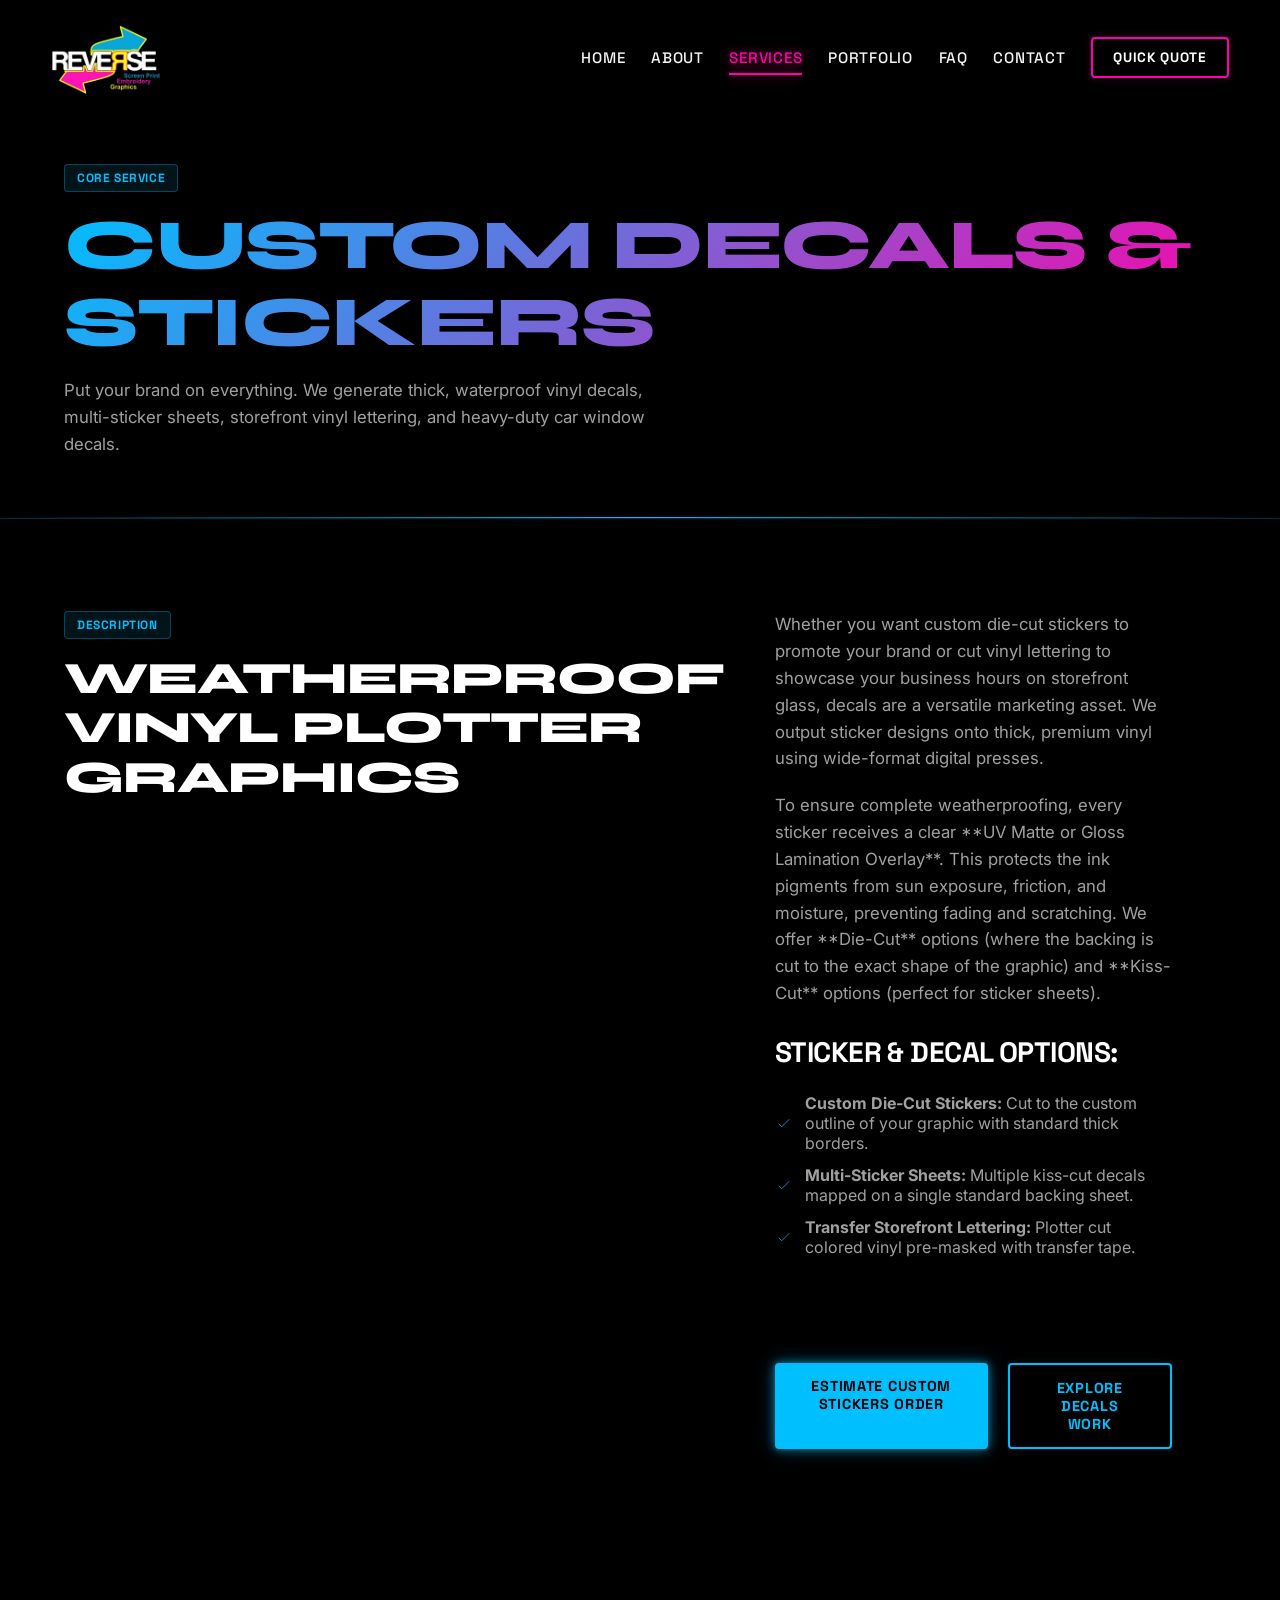
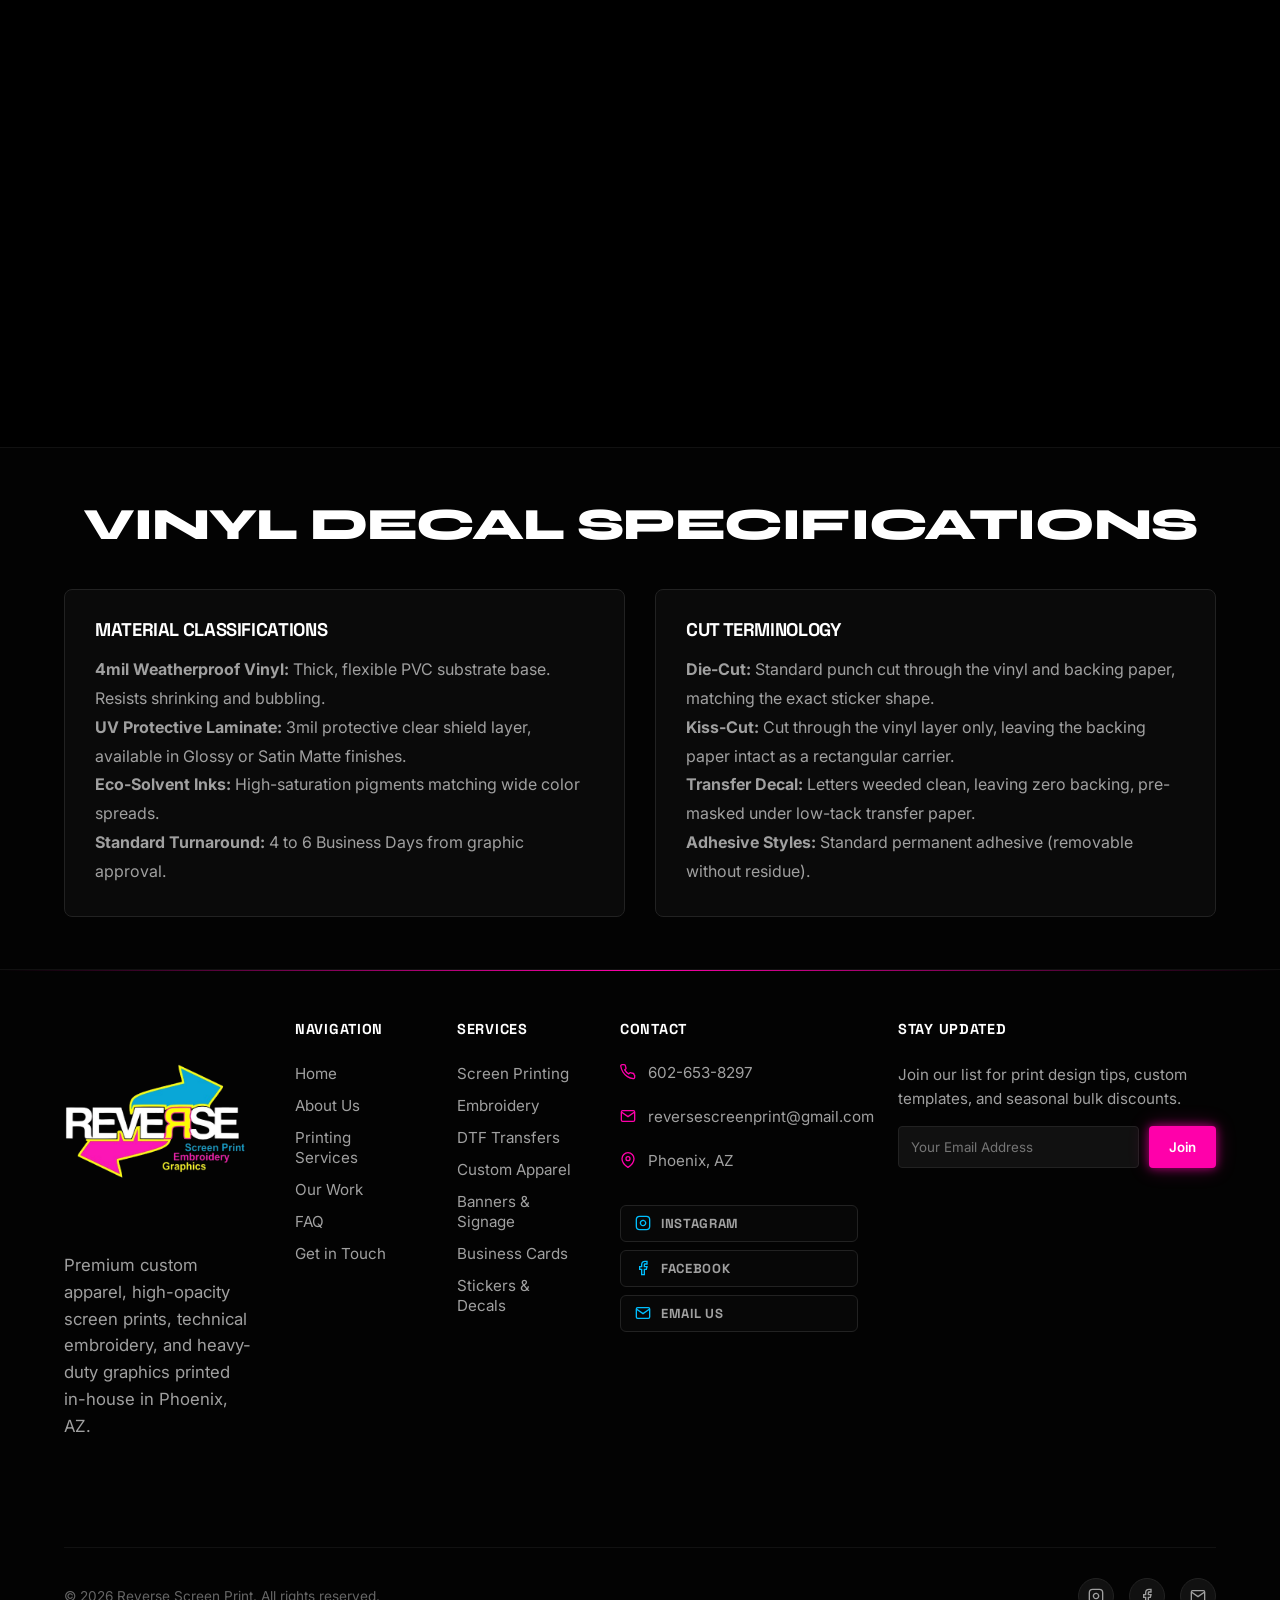
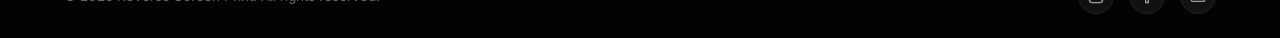
<file: decals.html>
﻿<!DOCTYPE html>
<html lang="en">
<head>
  <meta charset="UTF-8">
  <meta name="viewport" content="width=device-width, initial-scale=1.0">
  <meta name="description" content="Custom die-cut vinyl stickers, kiss-cut sticker sheets, storefront window graphics, and vehicle lettering at Reverse Screen Print. Weatherproof UV laminated decals.">
  <title>Custom Decals &amp; Vinyl Stickers | Reverse Screen Print</title>
  <link rel="icon" type="image/png" href="assets/Main-LOGO.png">
  <link rel="stylesheet" href="style.css">
</head>
<body>

  <!-- Header & Navigation -->
  <header>
    <div class="nav-container">
      <a href="index.html" class="logo-link" aria-label="Reverse Screen Print Logo">
        <img src="assets/Main-LOGO.png" alt="Reverse Screen Print logo" class="site-logo">
      </a>

      <button class="menu-toggle" aria-label="Toggle Navigation menu" aria-expanded="false">
        <span></span>
        <span></span>
        <span></span>
      </button>

      <nav class="nav-menu-wrapper">
        <ul class="nav-menu">
          <li class="nav-item"><a href="index.html" class="nav-link">Home</a></li>
          <li class="nav-item"><a href="about.html" class="nav-link">About</a></li>
          <li class="nav-item dropdown">
            <a href="services.html" class="nav-link">Services</a>
            <ul class="dropdown-menu">
              <li class="dropdown-item"><a href="screen-printing.html" class="dropdown-link">Screen Printing</a></li>
              <li class="dropdown-item"><a href="embroidery.html" class="dropdown-link">Embroidery</a></li>
              <li class="dropdown-item"><a href="dtf-printing.html" class="dropdown-link">DTF Printing</a></li>
              <li class="dropdown-item"><a href="custom-apparel.html" class="dropdown-link">Custom Apparel</a></li>
              <li class="dropdown-item"><a href="banners.html" class="dropdown-link">Banners & Signage</a></li>
              <li class="dropdown-item"><a href="business-cards.html" class="dropdown-link">Business Cards</a></li>
              <li class="dropdown-item"><a href="decals.html" class="dropdown-link">Decals & Stickers</a></li>
            </ul>
          </li>
          <li class="nav-item"><a href="portfolio.html" class="nav-link">Portfolio</a></li>
          <li class="nav-item"><a href="faq.html" class="nav-link">FAQ</a></li>
          <li class="nav-item"><a href="contact.html" class="nav-link">Contact</a></li>
          <li class="nav-item nav-cta-wrapper"><a href="quote.html" class="nav-cta">Quick Quote</a></li>
        </ul>
      </nav>
    </div>
  </header>

  <!-- Main Content -->
  <main>
    <!-- Page Header banner -->
    <section class="service-header" style="border-color: rgba(0, 191, 255, 0.25);">
      <div class="container" style="padding: 20px 0;">
        <span class="feature-badge badge-cyan">Core Service</span>
        <h1 class="text-gradient-cyan-magenta">Custom Decals &amp; Stickers</h1>
        <p style="max-width: 600px; margin-top: 15px;">
          Put your brand on everything. We generate thick, waterproof vinyl decals, multi-sticker sheets, storefront vinyl lettering, and heavy-duty car window decals.
        </p>
      </div>
    </section>

    <!-- Content Grid -->
    <section class="container">
      <div class="service-grid">
        
        <!-- Left: Details -->
        <div class="service-content-col">
          <div class="service-content-header">
            <span class="feature-badge badge-cyan">Description</span>
            <h2 style="margin-bottom: 25px;">Weatherproof Vinyl Plotter Graphics</h2>
          </div>
          <div class="service-content-body">
          <p style="margin-bottom: 20px;">
            Whether you want custom die-cut stickers to promote your brand or cut vinyl lettering to showcase your business hours on storefront glass, decals are a versatile marketing asset. We output sticker designs onto thick, premium vinyl using wide-format digital presses.
          </p>
          <p style="margin-bottom: 20px;">
            To ensure complete weatherproofing, every sticker receives a clear **UV Matte or Gloss Lamination Overlay**. This protects the ink pigments from sun exposure, friction, and moisture, preventing fading and scratching. We offer **Die-Cut** options (where the backing is cut to the exact shape of the graphic) and **Kiss-Cut** options (perfect for sticker sheets).
          </p>
          
          <h3 style="margin-top: 30px; margin-bottom: 15px;">Sticker &amp; Decal Options:</h3>
          <ul class="service-options-list">
            <li>
              <svg fill="none" stroke="currentColor" viewBox="0 0 24 24"><path d="M5 13l4 4L19 7"/></svg>
              <span><strong>Custom Die-Cut Stickers:</strong> Cut to the custom outline of your graphic with standard thick borders.</span>
            </li>
            <li>
              <svg fill="none" stroke="currentColor" viewBox="0 0 24 24"><path d="M5 13l4 4L19 7"/></svg>
              <span><strong>Multi-Sticker Sheets:</strong> Multiple kiss-cut decals mapped on a single standard backing sheet.</span>
            </li>
            <li>
              <svg fill="none" stroke="currentColor" viewBox="0 0 24 24"><path d="M5 13l4 4L19 7"/></svg>
              <span><strong>Transfer Storefront Lettering:</strong> Plotter cut colored vinyl pre-masked with transfer tape.</span>
            </li>
          </ul>

          <div class="price-tag">
            <span>Starting at</span> $0.80 <span>/ sticker (Minimum 50 Stickers)</span>
          </div>

          <div class="btn-group">
            <a href="quote.html" class="btn btn-cyan">Estimate Custom Stickers Order</a>
            <a href="portfolio.html" class="btn btn-outline-cyan">Explore Decals Work</a>
          </div>
          </div>
        </div>

        <!-- Right: Featured Image -->
        <div class="service-mock-graphic">
          <div class="service-visual-label">Sticker &amp; Decal Work</div>
          <img src="assets/Decals-img.jpg" alt="Custom vinyl decals and sticker production" class="service-visual-image">
        </div>
      </div>
    </section>

    <!-- Technical Specifications list -->
    <section style="background: #030303; border-top: 1px solid #111;">
      <div class="container">
        <h2 style="text-align: center; margin-bottom: 40px;">Vinyl Decal Specifications</h2>
        <div class="grid-2">
          
          <div class="card cyan-hover">
            <h3 style="margin-bottom: 15px; font-size: 1.15rem;">Material Classifications</h3>
            <ul style="list-style: none; color: var(--text-muted); line-height: 1.8;">
              <li><strong>4mil Weatherproof Vinyl:</strong> Thick, flexible PVC substrate base. Resists shrinking and bubbling.</li>
              <li><strong>UV Protective Laminate:</strong> 3mil protective clear shield layer, available in Glossy or Satin Matte finishes.</li>
              <li><strong>Eco-Solvent Inks:</strong> High-saturation pigments matching wide color spreads.</li>
              <li><strong>Standard Turnaround:</strong> 4 to 6 Business Days from graphic approval.</li>
            </ul>
          </div>

          <div class="card cyan-hover">
            <h3 style="margin-bottom: 15px; font-size: 1.15rem;">Cut Terminology</h3>
            <ul style="list-style: none; color: var(--text-muted); line-height: 1.8;">
              <li><strong>Die-Cut:</strong> Standard punch cut through the vinyl and backing paper, matching the exact sticker shape.</li>
              <li><strong>Kiss-Cut:</strong> Cut through the vinyl layer only, leaving the backing paper intact as a rectangular carrier.</li>
              <li><strong>Transfer Decal:</strong> Letters weeded clean, leaving zero backing, pre-masked under low-tack transfer paper.</li>
              <li><strong>Adhesive Styles:</strong> Standard permanent adhesive (removable without residue).</li>
            </ul>
          </div>

        </div>
      </div>
    </section>
  </main>
  <!-- Footer Section -->
  <footer>
    <div class="footer-grid container" style="padding: 0 0 48px 0;">

      <!-- Col 1: Logo & Tagline -->
      <div class="footer-info">
        <a href="index.html" class="footer-logo" aria-label="Reverse Screen Print Home" style="display:inline-block;margin-bottom:20px;">
          <img src="assets/Main-LOGO.png" alt="Reverse Screen Print logo" class="footer-logo-image">
        </a>
        <p>Premium custom apparel, high-opacity screen prints, technical embroidery, and heavy-duty graphics printed in-house in Phoenix, AZ.</p>
      </div>

      <!-- Col 2: Navigation -->
      <div>
        <h4 class="footer-title">Navigation</h4>
        <ul class="footer-links">
          <li><a href="index.html">Home</a></li>
          <li><a href="about.html">About Us</a></li>
          <li><a href="services.html">Printing Services</a></li>
          <li><a href="portfolio.html">Our Work</a></li>
          <li><a href="faq.html">FAQ</a></li>
          <li><a href="contact.html">Get in Touch</a></li>
        </ul>
      </div>

      <!-- Col 3: Services -->
      <div>
        <h4 class="footer-title">Services</h4>
        <ul class="footer-links">
          <li><a href="screen-printing.html">Screen Printing</a></li>
          <li><a href="embroidery.html">Embroidery</a></li>
          <li><a href="dtf-printing.html">DTF Transfers</a></li>
          <li><a href="custom-apparel.html">Custom Apparel</a></li>
          <li><a href="banners.html">Banners &amp; Signage</a></li>
          <li><a href="business-cards.html">Business Cards</a></li>
          <li><a href="decals.html">Stickers &amp; Decals</a></li>
        </ul>
      </div>

      <!-- Col 4: Contact -->
      <div>
        <h4 class="footer-title">Contact</h4>
        <ul class="footer-contact-list">
          <li class="footer-contact-item">
            <svg width="16" height="16" fill="none" stroke="currentColor" stroke-width="2" viewBox="0 0 24 24" aria-hidden="true"><path d="M22 16.92v3a2 2 0 0 1-2.18 2 19.79 19.79 0 0 1-8.63-3.07A19.5 19.5 0 0 1 4.36 12 19.79 19.79 0 0 1 1.21 3.4 2 2 0 0 1 3.18 1h3a2 2 0 0 1 2 1.72c.127.96.361 1.903.7 2.81a2 2 0 0 1-.45 2.11L7.09 8.91a16 16 0 0 0 6 6l1.27-1.27a2 2 0 0 1 2.11-.45c.907.339 1.85.573 2.81.7A2 2 0 0 1 21 16z"/></svg>
            <a href="tel:+16026538297" aria-label="Call us">602-653-8297</a>
          </li>
          <li class="footer-contact-item">
            <svg width="16" height="16" fill="none" stroke="currentColor" stroke-width="2" viewBox="0 0 24 24" aria-hidden="true"><path d="M4 4h16c1.1 0 2 .9 2 2v12c0 1.1-.9 2-2 2H4c-1.1 0-2-.9-2-2V6c0-1.1.9-2 2-2z"/><polyline points="22,6 12,13 2,6"/></svg>
            <a href="mailto:reversescreenprint@gmail.com" aria-label="Email us">reversescreenprint@gmail.com</a>
          </li>
          <li class="footer-contact-item">
            <svg width="16" height="16" fill="none" stroke="currentColor" stroke-width="2" viewBox="0 0 24 24" aria-hidden="true"><path d="M21 10c0 7-9 13-9 13s-9-6-9-13a9 9 0 0 1 18 0z"/><circle cx="12" cy="10" r="3"/></svg>
            <span>Phoenix, AZ</span>
          </li>
        </ul>
        <div class="footer-social-stack">
          <a href="https://www.instagram.com/reverse_screenprint/" target="_blank" rel="noopener noreferrer" class="footer-social-pill" aria-label="Follow us on Instagram">
            <svg width="16" height="16" fill="none" stroke="currentColor" stroke-width="2" viewBox="0 0 24 24" aria-hidden="true"><rect x="2" y="2" width="20" height="20" rx="5" ry="5"/><path d="M16 11.37A4 4 0 1 1 12.63 8 4 4 0 0 1 16 11.37z"/><line x1="17.5" y1="6.5" x2="17.51" y2="6.5"/></svg>
            Instagram
          </a>
          <a href="https://www.facebook.com/reverse.screenprint/" target="_blank" rel="noopener noreferrer" class="footer-social-pill" aria-label="Follow us on Facebook">
            <svg width="16" height="16" fill="none" stroke="currentColor" stroke-width="2" viewBox="0 0 24 24" aria-hidden="true"><path d="M18 2h-3a5 5 0 0 0-5 5v3H7v4h3v8h4v-8h3l1-4h-4V7a1 1 0 0 1 1-1h3z"/></svg>
            Facebook
          </a>
          <a href="mailto:reversescreenprint@gmail.com" class="footer-social-pill" aria-label="Email us">
            <svg width="16" height="16" fill="none" stroke="currentColor" stroke-width="2" viewBox="0 0 24 24" aria-hidden="true"><path d="M4 4h16c1.1 0 2 .9 2 2v12c0 1.1-.9 2-2 2H4c-1.1 0-2-.9-2-2V6c0-1.1.9-2 2-2z"/><polyline points="22,6 12,13 2,6"/></svg>
            Email Us
          </a>
        </div>
      </div>

      <!-- Col 5: Newsletter -->
      <div>
        <h4 class="footer-title">Stay Updated</h4>
        <p class="footer-newsletter-text">Join our list for print design tips, custom templates, and seasonal bulk discounts.</p>
        <form class="newsletter-form">
          <input type="email" class="newsletter-input" placeholder="Your Email Address" aria-label="Newsletter email" required>
          <button type="submit" class="newsletter-btn" aria-label="Subscribe button">Join</button>
        </form>
      </div>

    </div>

    <!-- Footer Bottom Bar -->
    <div class="container" style="padding: 0;">
      <div class="footer-bottom">
        <div>&copy; 2026 Reverse Screen Print. All rights reserved.</div>
        <div class="footer-socials">
          <a href="https://www.instagram.com/reverse_screenprint/" target="_blank" rel="noopener noreferrer" class="footer-social-link" aria-label="Follow us on Instagram">
            <svg width="16" height="16" fill="none" stroke="currentColor" stroke-width="2" viewBox="0 0 24 24"><rect x="2" y="2" width="20" height="20" rx="5" ry="5"/><path d="M16 11.37A4 4 0 1 1 12.63 8 4 4 0 0 1 16 11.37z"/><line x1="17.5" y1="6.5" x2="17.51" y2="6.5"/></svg>
          </a>
          <a href="https://www.facebook.com/reverse.screenprint/" target="_blank" rel="noopener noreferrer" class="footer-social-link" aria-label="Follow us on Facebook">
            <svg width="16" height="16" fill="none" stroke="currentColor" stroke-width="2" viewBox="0 0 24 24"><path d="M18 2h-3a5 5 0 0 0-5 5v3H7v4h3v8h4v-8h3l1-4h-4V7a1 1 0 0 1 1-1h3z"/></svg>
          </a>
          <a href="mailto:reversescreenprint@gmail.com" class="footer-social-link" aria-label="Email us">
            <svg width="16" height="16" fill="none" stroke="currentColor" stroke-width="2" viewBox="0 0 24 24"><path d="M4 4h16c1.1 0 2 .9 2 2v12c0 1.1-.9 2-2 2H4c-1.1 0-2-.9-2-2V6c0-1.1.9-2 2-2z"/><polyline points="22,6 12,13 2,6"/></svg>
          </a>
        </div>
      </div>
    </div>
  </footer>

  <script src="script.js"></script>
  <button id="scroll-top-btn" class="scroll-top-btn" aria-label="Scroll to top">↑</button>
</body>
</html>
</file>
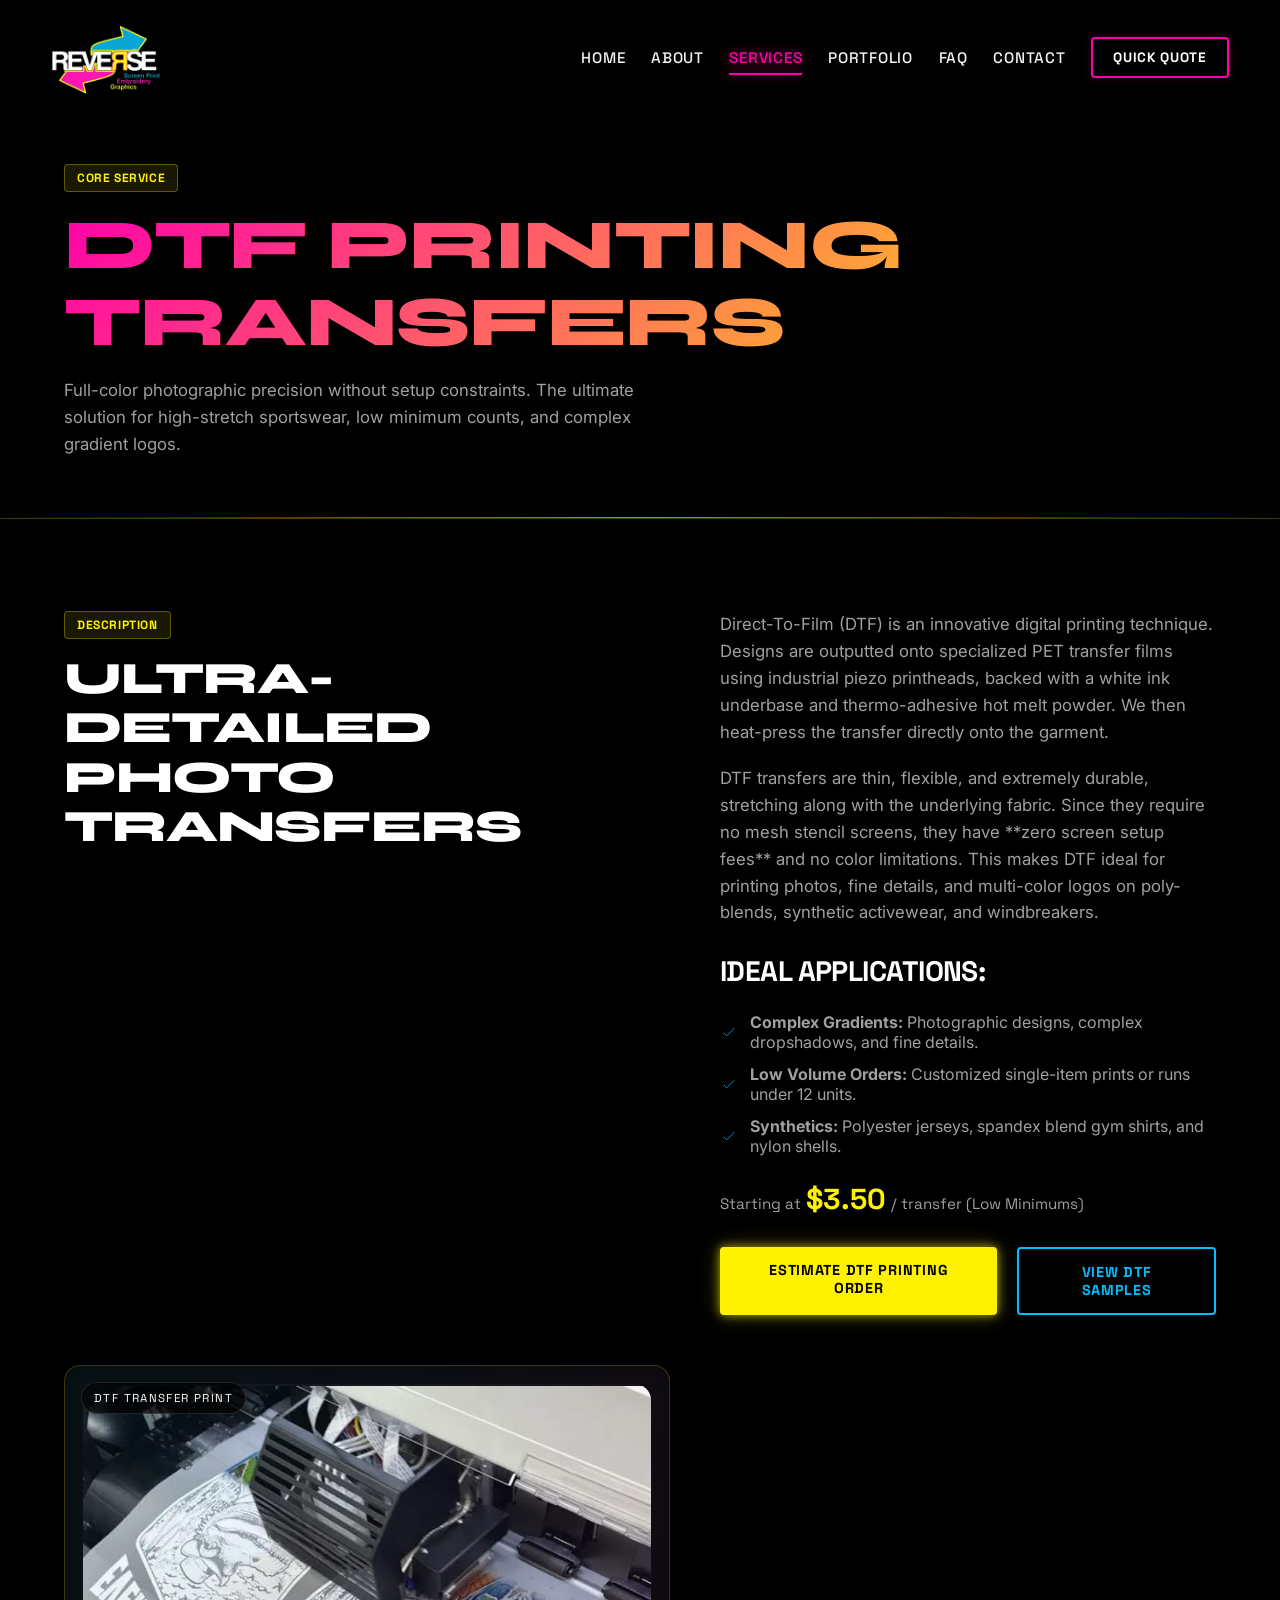
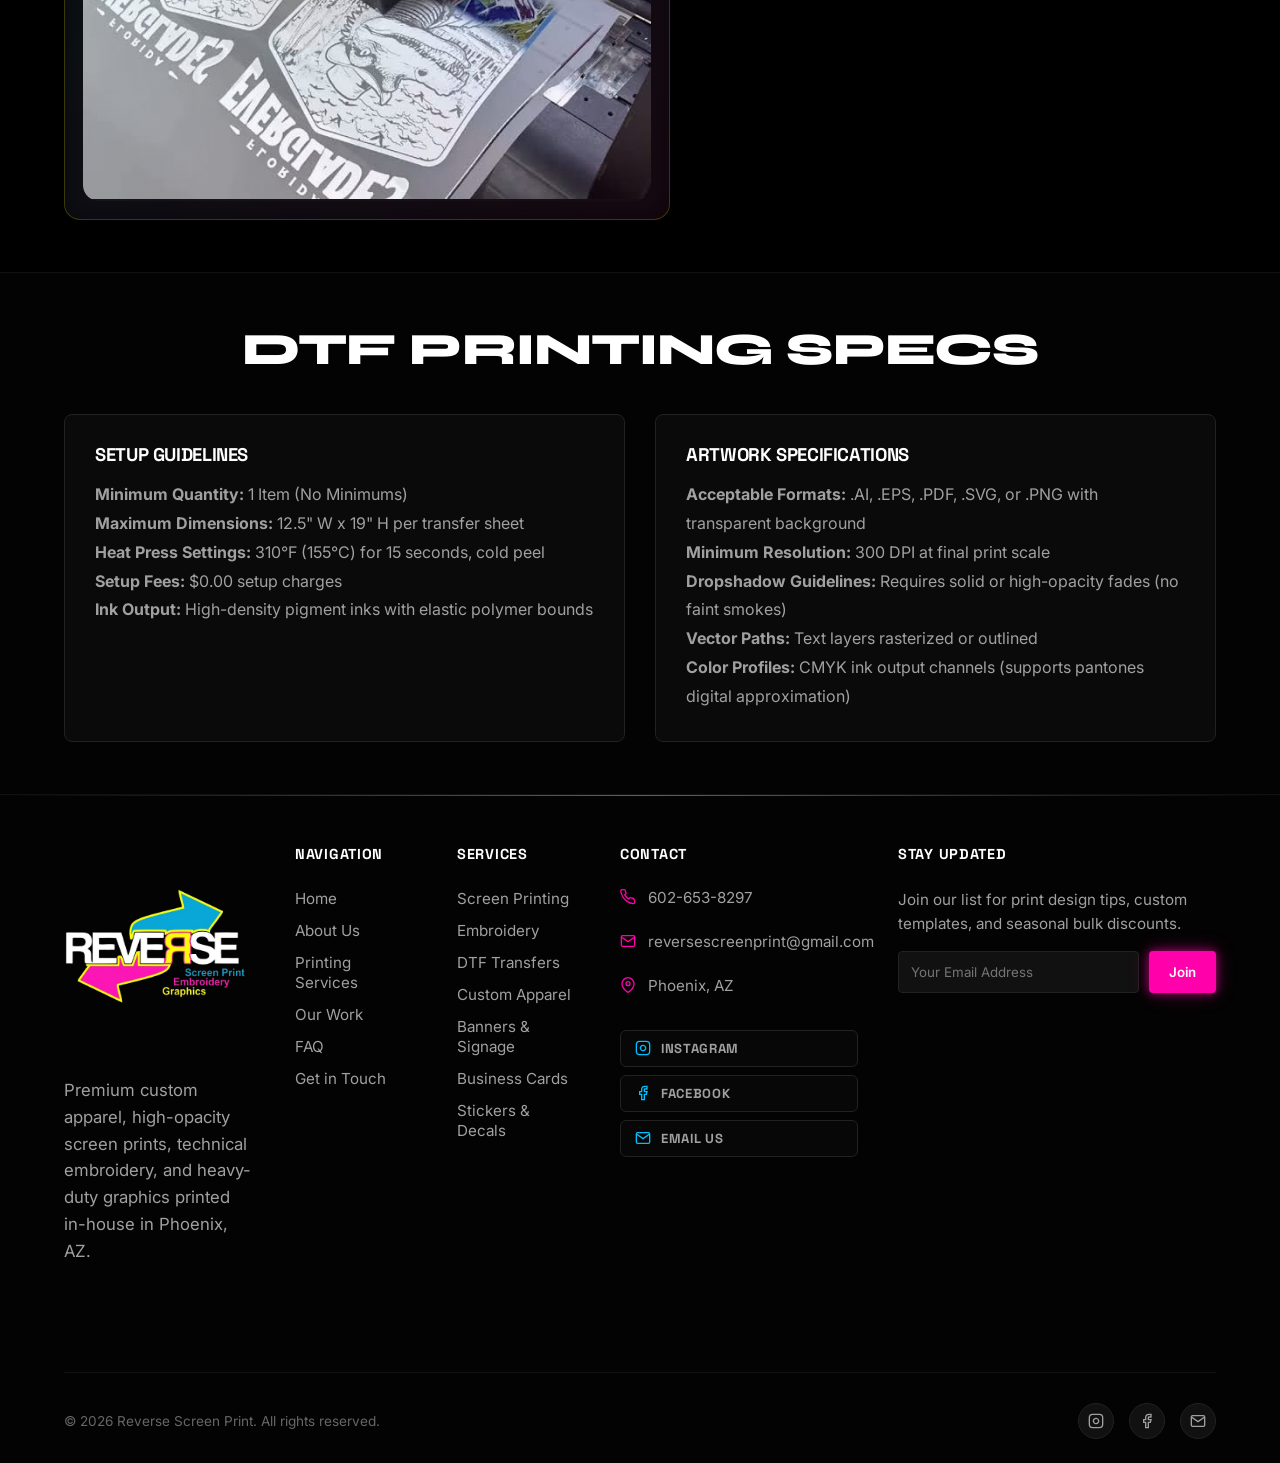
<file: dtf-printing.html>
﻿<!DOCTYPE html>
<html lang="en">
<head>
  <meta charset="UTF-8">
  <meta name="viewport" content="width=device-width, initial-scale=1.0">
  <meta name="description" content="Vibrant full-color Direct-To-Film (DTF) transfer printing at Reverse Screen Print. Perfect stretchability on cotton, polyester, nylon, and blends with no setup fees.">
  <title>DTF Printing Transfers | Reverse Screen Print</title>
  <link rel="icon" type="image/png" href="assets/Main-LOGO.png">
  <link rel="stylesheet" href="style.css">
</head>
<body>

  <!-- Header & Navigation -->
  <header>
    <div class="nav-container">
      <a href="index.html" class="logo-link" aria-label="Reverse Screen Print Logo">
        <img src="assets/Main-LOGO.png" alt="Reverse Screen Print logo" class="site-logo">
      </a>

      <button class="menu-toggle" aria-label="Toggle Navigation menu" aria-expanded="false">
        <span></span>
        <span></span>
        <span></span>
      </button>

      <nav class="nav-menu-wrapper">
        <ul class="nav-menu">
          <li class="nav-item"><a href="index.html" class="nav-link">Home</a></li>
          <li class="nav-item"><a href="about.html" class="nav-link">About</a></li>
          <li class="nav-item dropdown">
            <a href="services.html" class="nav-link">Services</a>
            <ul class="dropdown-menu">
              <li class="dropdown-item"><a href="screen-printing.html" class="dropdown-link">Screen Printing</a></li>
              <li class="dropdown-item"><a href="embroidery.html" class="dropdown-link">Embroidery</a></li>
              <li class="dropdown-item"><a href="dtf-printing.html" class="dropdown-link">DTF Printing</a></li>
              <li class="dropdown-item"><a href="custom-apparel.html" class="dropdown-link">Custom Apparel</a></li>
              <li class="dropdown-item"><a href="banners.html" class="dropdown-link">Banners & Signage</a></li>
              <li class="dropdown-item"><a href="business-cards.html" class="dropdown-link">Business Cards</a></li>
              <li class="dropdown-item"><a href="decals.html" class="dropdown-link">Decals & Stickers</a></li>
            </ul>
          </li>
          <li class="nav-item"><a href="portfolio.html" class="nav-link">Portfolio</a></li>
          <li class="nav-item"><a href="faq.html" class="nav-link">FAQ</a></li>
          <li class="nav-item"><a href="contact.html" class="nav-link">Contact</a></li>
          <li class="nav-item nav-cta-wrapper"><a href="quote.html" class="nav-cta">Quick Quote</a></li>
        </ul>
      </nav>
    </div>
  </header>

  <!-- Main Content -->
  <main>
    <!-- Page Header banner -->
    <section class="service-header" style="border-color: rgba(255, 242, 0, 0.25);">
      <div class="container" style="padding: 20px 0;">
        <span class="feature-badge badge-yellow">Core Service</span>
        <h1 class="text-gradient-magenta-yellow">DTF Printing Transfers</h1>
        <p style="max-width: 600px; margin-top: 15px;">
          Full-color photographic precision without setup constraints. The ultimate solution for high-stretch sportswear, low minimum counts, and complex gradient logos.
        </p>
      </div>
    </section>

    <!-- Content Grid -->
    <section class="container">
      <div class="service-grid">
        
        <!-- Left: Details -->
        <div class="service-content-col">
          <div class="service-content-header">
            <span class="feature-badge badge-yellow">Description</span>
            <h2 style="margin-bottom: 25px;">Ultra-Detailed Photo Transfers</h2>
          </div>
          <div class="service-content-body">
          <p style="margin-bottom: 20px;">
            Direct-To-Film (DTF) is an innovative digital printing technique. Designs are outputted onto specialized PET transfer films using industrial piezo printheads, backed with a white ink underbase and thermo-adhesive hot melt powder. We then heat-press the transfer directly onto the garment.
          </p>
          <p style="margin-bottom: 20px;">
            DTF transfers are thin, flexible, and extremely durable, stretching along with the underlying fabric. Since they require no mesh stencil screens, they have **zero screen setup fees** and no color limitations. This makes DTF ideal for printing photos, fine details, and multi-color logos on poly-blends, synthetic activewear, and windbreakers.
          </p>
          
          <h3 style="margin-top: 30px; margin-bottom: 15px;">Ideal Applications:</h3>
          <ul class="service-options-list">
            <li>
              <svg fill="none" stroke="var(--accent)" viewBox="0 0 24 24"><path d="M5 13l4 4L19 7"/></svg>
              <span><strong>Complex Gradients:</strong> Photographic designs, complex dropshadows, and fine details.</span>
            </li>
            <li>
              <svg fill="none" stroke="var(--accent)" viewBox="0 0 24 24"><path d="M5 13l4 4L19 7"/></svg>
              <span><strong>Low Volume Orders:</strong> Customized single-item prints or runs under 12 units.</span>
            </li>
            <li>
              <svg fill="none" stroke="var(--accent)" viewBox="0 0 24 24"><path d="M5 13l4 4L19 7"/></svg>
              <span><strong>Synthetics:</strong> Polyester jerseys, spandex blend gym shirts, and nylon shells.</span>
            </li>
          </ul>

          <div class="price-tag" style="color:var(--accent)">
            <span>Starting at</span> $3.50 <span>/ transfer (Low Minimums)</span>
          </div>

          <div class="btn-group">
            <a href="quote.html" class="btn btn-yellow">Estimate DTF Printing Order</a>
            <a href="portfolio.html" class="btn btn-outline-cyan">View DTF Samples</a>
          </div>
          </div>
        </div>

        <!-- Right: Featured Image -->
        <div class="service-mock-graphic" style="border-color: rgba(255, 242, 0, 0.2);">
          <div class="service-visual-label">DTF Transfer Print</div>
          <img src="assets/DTF-img.jpg" alt="DTF transfer printing with vibrant colors" class="service-visual-image">
        </div>
      </div>
    </section>

    <!-- Technical Specifications list -->
    <section style="background: #030303; border-top: 1px solid #111;">
      <div class="container">
        <h2 style="text-align: center; margin-bottom: 40px;">DTF Printing Specs</h2>
        <div class="grid-2">
          
          <div class="card yellow-hover">
            <h3 style="margin-bottom: 15px; font-size: 1.15rem;">Setup Guidelines</h3>
            <ul style="list-style: none; color: var(--text-muted); line-height: 1.8;">
              <li><strong>Minimum Quantity:</strong> 1 Item (No Minimums)</li>
              <li><strong>Maximum Dimensions:</strong> 12.5&quot; W x 19&quot; H per transfer sheet</li>
              <li><strong>Heat Press Settings:</strong> 310&deg;F (155&deg;C) for 15 seconds, cold peel</li>
              <li><strong>Setup Fees:</strong> $0.00 setup charges</li>
              <li><strong>Ink Output:</strong> High-density pigment inks with elastic polymer bounds</li>
            </ul>
          </div>

          <div class="card yellow-hover">
            <h3 style="margin-bottom: 15px; font-size: 1.15rem;">Artwork Specifications</h3>
            <ul style="list-style: none; color: var(--text-muted); line-height: 1.8;">
              <li><strong>Acceptable Formats:</strong> .AI, .EPS, .PDF, .SVG, or .PNG with transparent background</li>
              <li><strong>Minimum Resolution:</strong> 300 DPI at final print scale</li>
              <li><strong>Dropshadow Guidelines:</strong> Requires solid or high-opacity fades (no faint smokes)</li>
              <li><strong>Vector Paths:</strong> Text layers rasterized or outlined</li>
              <li><strong>Color Profiles:</strong> CMYK ink output channels (supports pantones digital approximation)</li>
            </ul>
          </div>

        </div>
      </div>
    </section>
  </main>
  <!-- Footer Section -->
  <footer>
    <div class="footer-grid container" style="padding: 0 0 48px 0;">

      <!-- Col 1: Logo & Tagline -->
      <div class="footer-info">
        <a href="index.html" class="footer-logo" aria-label="Reverse Screen Print Home" style="display:inline-block;margin-bottom:20px;">
          <img src="assets/Main-LOGO.png" alt="Reverse Screen Print logo" class="footer-logo-image">
        </a>
        <p>Premium custom apparel, high-opacity screen prints, technical embroidery, and heavy-duty graphics printed in-house in Phoenix, AZ.</p>
      </div>

      <!-- Col 2: Navigation -->
      <div>
        <h4 class="footer-title">Navigation</h4>
        <ul class="footer-links">
          <li><a href="index.html">Home</a></li>
          <li><a href="about.html">About Us</a></li>
          <li><a href="services.html">Printing Services</a></li>
          <li><a href="portfolio.html">Our Work</a></li>
          <li><a href="faq.html">FAQ</a></li>
          <li><a href="contact.html">Get in Touch</a></li>
        </ul>
      </div>

      <!-- Col 3: Services -->
      <div>
        <h4 class="footer-title">Services</h4>
        <ul class="footer-links">
          <li><a href="screen-printing.html">Screen Printing</a></li>
          <li><a href="embroidery.html">Embroidery</a></li>
          <li><a href="dtf-printing.html">DTF Transfers</a></li>
          <li><a href="custom-apparel.html">Custom Apparel</a></li>
          <li><a href="banners.html">Banners &amp; Signage</a></li>
          <li><a href="business-cards.html">Business Cards</a></li>
          <li><a href="decals.html">Stickers &amp; Decals</a></li>
        </ul>
      </div>

      <!-- Col 4: Contact -->
      <div>
        <h4 class="footer-title">Contact</h4>
        <ul class="footer-contact-list">
          <li class="footer-contact-item">
            <svg width="16" height="16" fill="none" stroke="currentColor" stroke-width="2" viewBox="0 0 24 24" aria-hidden="true"><path d="M22 16.92v3a2 2 0 0 1-2.18 2 19.79 19.79 0 0 1-8.63-3.07A19.5 19.5 0 0 1 4.36 12 19.79 19.79 0 0 1 1.21 3.4 2 2 0 0 1 3.18 1h3a2 2 0 0 1 2 1.72c.127.96.361 1.903.7 2.81a2 2 0 0 1-.45 2.11L7.09 8.91a16 16 0 0 0 6 6l1.27-1.27a2 2 0 0 1 2.11-.45c.907.339 1.85.573 2.81.7A2 2 0 0 1 21 16z"/></svg>
            <a href="tel:+16026538297" aria-label="Call us">602-653-8297</a>
          </li>
          <li class="footer-contact-item">
            <svg width="16" height="16" fill="none" stroke="currentColor" stroke-width="2" viewBox="0 0 24 24" aria-hidden="true"><path d="M4 4h16c1.1 0 2 .9 2 2v12c0 1.1-.9 2-2 2H4c-1.1 0-2-.9-2-2V6c0-1.1.9-2 2-2z"/><polyline points="22,6 12,13 2,6"/></svg>
            <a href="mailto:reversescreenprint@gmail.com" aria-label="Email us">reversescreenprint@gmail.com</a>
          </li>
          <li class="footer-contact-item">
            <svg width="16" height="16" fill="none" stroke="currentColor" stroke-width="2" viewBox="0 0 24 24" aria-hidden="true"><path d="M21 10c0 7-9 13-9 13s-9-6-9-13a9 9 0 0 1 18 0z"/><circle cx="12" cy="10" r="3"/></svg>
            <span>Phoenix, AZ</span>
          </li>
        </ul>
        <div class="footer-social-stack">
          <a href="https://www.instagram.com/reverse_screenprint/" target="_blank" rel="noopener noreferrer" class="footer-social-pill" aria-label="Follow us on Instagram">
            <svg width="16" height="16" fill="none" stroke="currentColor" stroke-width="2" viewBox="0 0 24 24" aria-hidden="true"><rect x="2" y="2" width="20" height="20" rx="5" ry="5"/><path d="M16 11.37A4 4 0 1 1 12.63 8 4 4 0 0 1 16 11.37z"/><line x1="17.5" y1="6.5" x2="17.51" y2="6.5"/></svg>
            Instagram
          </a>
          <a href="https://www.facebook.com/reverse.screenprint/" target="_blank" rel="noopener noreferrer" class="footer-social-pill" aria-label="Follow us on Facebook">
            <svg width="16" height="16" fill="none" stroke="currentColor" stroke-width="2" viewBox="0 0 24 24" aria-hidden="true"><path d="M18 2h-3a5 5 0 0 0-5 5v3H7v4h3v8h4v-8h3l1-4h-4V7a1 1 0 0 1 1-1h3z"/></svg>
            Facebook
          </a>
          <a href="mailto:reversescreenprint@gmail.com" class="footer-social-pill" aria-label="Email us">
            <svg width="16" height="16" fill="none" stroke="currentColor" stroke-width="2" viewBox="0 0 24 24" aria-hidden="true"><path d="M4 4h16c1.1 0 2 .9 2 2v12c0 1.1-.9 2-2 2H4c-1.1 0-2-.9-2-2V6c0-1.1.9-2 2-2z"/><polyline points="22,6 12,13 2,6"/></svg>
            Email Us
          </a>
        </div>
      </div>

      <!-- Col 5: Newsletter -->
      <div>
        <h4 class="footer-title">Stay Updated</h4>
        <p class="footer-newsletter-text">Join our list for print design tips, custom templates, and seasonal bulk discounts.</p>
        <form class="newsletter-form">
          <input type="email" class="newsletter-input" placeholder="Your Email Address" aria-label="Newsletter email" required>
          <button type="submit" class="newsletter-btn" aria-label="Subscribe button">Join</button>
        </form>
      </div>

    </div>

    <!-- Footer Bottom Bar -->
    <div class="container" style="padding: 0;">
      <div class="footer-bottom">
        <div>&copy; 2026 Reverse Screen Print. All rights reserved.</div>
        <div class="footer-socials">
          <a href="https://www.instagram.com/reverse_screenprint/" target="_blank" rel="noopener noreferrer" class="footer-social-link" aria-label="Follow us on Instagram">
            <svg width="16" height="16" fill="none" stroke="currentColor" stroke-width="2" viewBox="0 0 24 24"><rect x="2" y="2" width="20" height="20" rx="5" ry="5"/><path d="M16 11.37A4 4 0 1 1 12.63 8 4 4 0 0 1 16 11.37z"/><line x1="17.5" y1="6.5" x2="17.51" y2="6.5"/></svg>
          </a>
          <a href="https://www.facebook.com/reverse.screenprint/" target="_blank" rel="noopener noreferrer" class="footer-social-link" aria-label="Follow us on Facebook">
            <svg width="16" height="16" fill="none" stroke="currentColor" stroke-width="2" viewBox="0 0 24 24"><path d="M18 2h-3a5 5 0 0 0-5 5v3H7v4h3v8h4v-8h3l1-4h-4V7a1 1 0 0 1 1-1h3z"/></svg>
          </a>
          <a href="mailto:reversescreenprint@gmail.com" class="footer-social-link" aria-label="Email us">
            <svg width="16" height="16" fill="none" stroke="currentColor" stroke-width="2" viewBox="0 0 24 24"><path d="M4 4h16c1.1 0 2 .9 2 2v12c0 1.1-.9 2-2 2H4c-1.1 0-2-.9-2-2V6c0-1.1.9-2 2-2z"/><polyline points="22,6 12,13 2,6"/></svg>
          </a>
        </div>
      </div>
    </div>
  </footer>

  <script src="script.js"></script>
  <button id="scroll-top-btn" class="scroll-top-btn" aria-label="Scroll to top">↑</button>
</body>
</html>
</file>
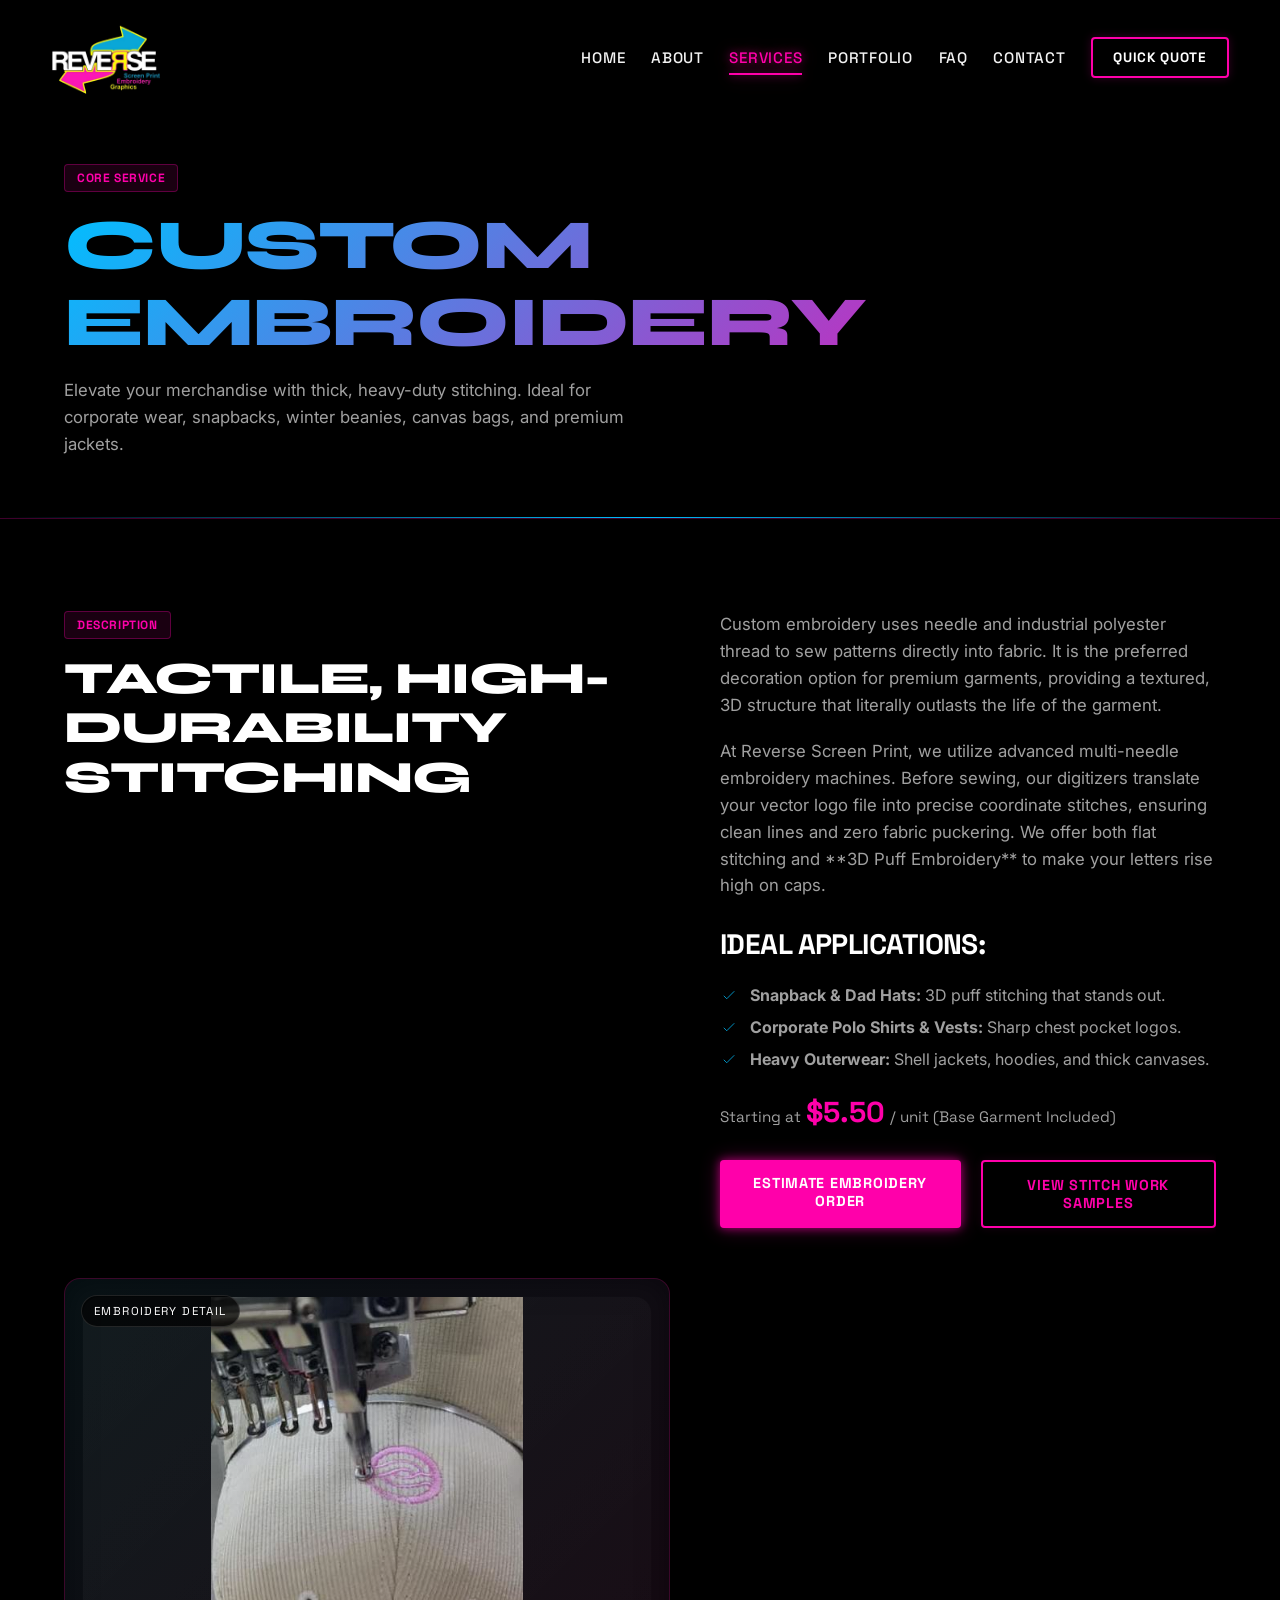
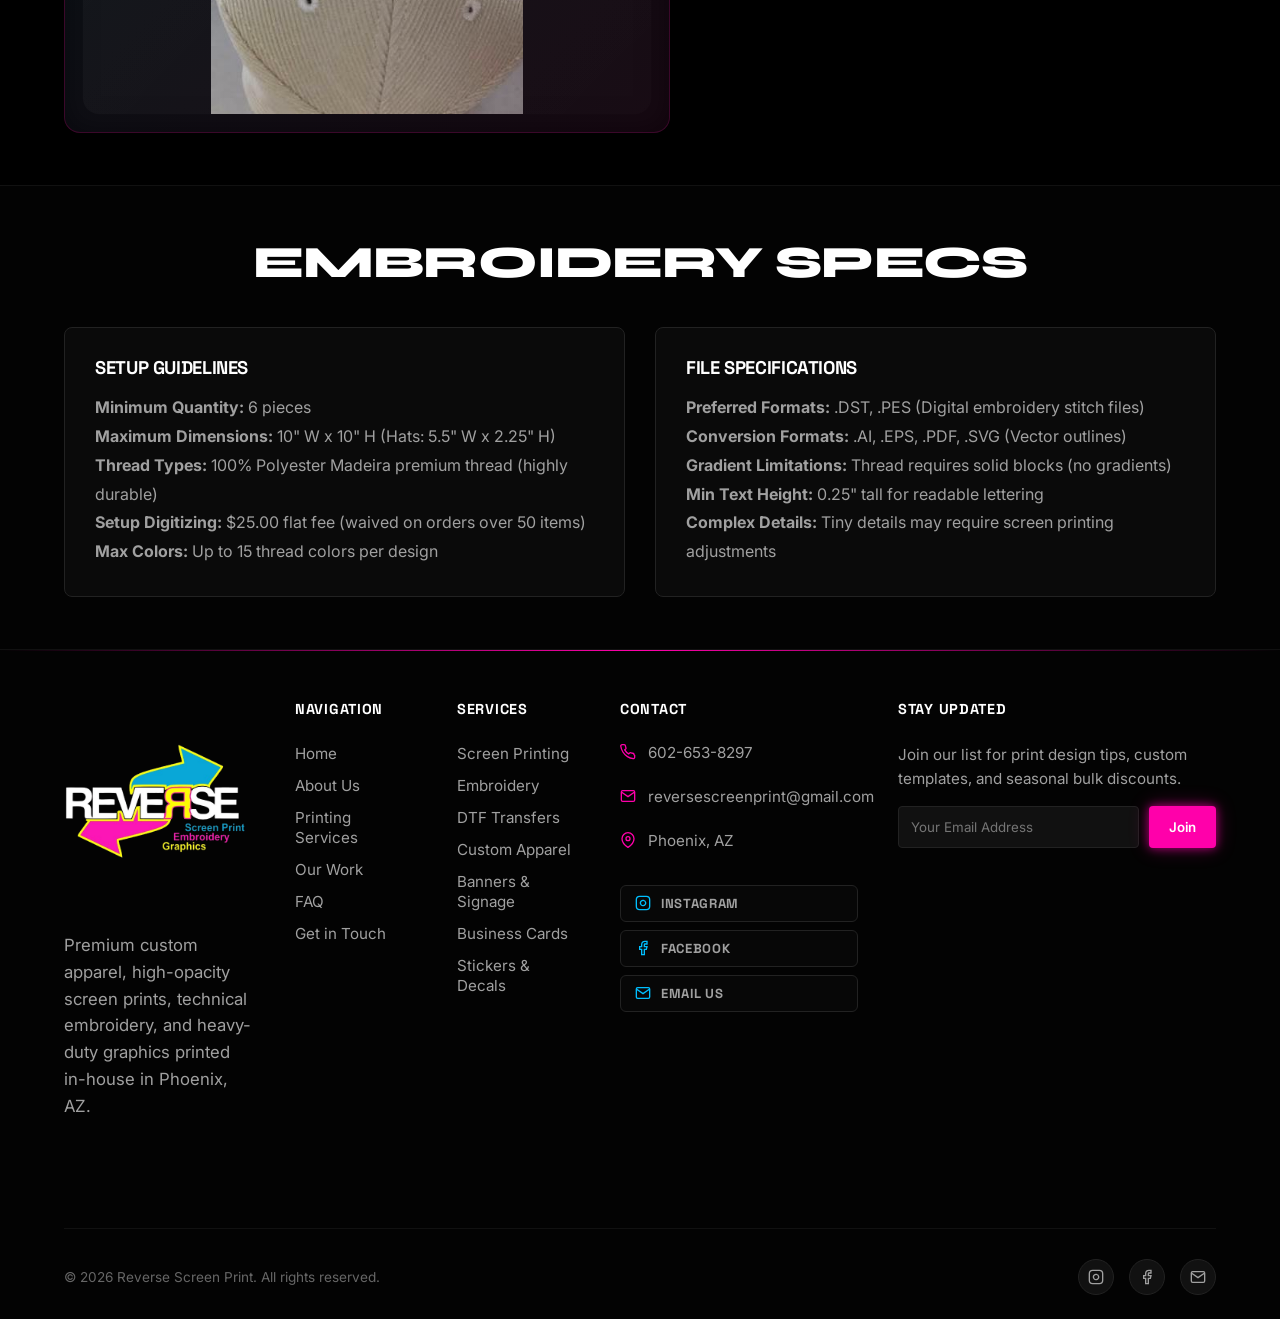
<file: embroidery.html>
﻿<!DOCTYPE html>
<html lang="en">
<head>
  <meta charset="UTF-8">
  <meta name="viewport" content="width=device-width, initial-scale=1.0">
  <meta name="description" content="Custom corporate embroidery services. High-density stitching on polo shirts, jackets, snapback hats, dad caps, and beanies.">
  <title>Custom Embroidery Services | Reverse Screen Print</title>
  <link rel="icon" type="image/png" href="assets/Main-LOGO.png">
  <link rel="stylesheet" href="style.css">
</head>
<body>

  <!-- Header & Navigation -->
  <header>
    <div class="nav-container">
      <a href="index.html" class="logo-link" aria-label="Reverse Screen Print Logo">
        <img src="assets/Main-LOGO.png" alt="Reverse Screen Print logo" class="site-logo">
      </a>

      <button class="menu-toggle" aria-label="Toggle Navigation menu" aria-expanded="false">
        <span></span>
        <span></span>
        <span></span>
      </button>

      <nav class="nav-menu-wrapper">
        <ul class="nav-menu">
          <li class="nav-item"><a href="index.html" class="nav-link">Home</a></li>
          <li class="nav-item"><a href="about.html" class="nav-link">About</a></li>
          <li class="nav-item dropdown">
            <a href="services.html" class="nav-link">Services</a>
            <ul class="dropdown-menu">
              <li class="dropdown-item"><a href="screen-printing.html" class="dropdown-link">Screen Printing</a></li>
              <li class="dropdown-item"><a href="embroidery.html" class="dropdown-link">Embroidery</a></li>
              <li class="dropdown-item"><a href="dtf-printing.html" class="dropdown-link">DTF Printing</a></li>
              <li class="dropdown-item"><a href="custom-apparel.html" class="dropdown-link">Custom Apparel</a></li>
              <li class="dropdown-item"><a href="banners.html" class="dropdown-link">Banners & Signage</a></li>
              <li class="dropdown-item"><a href="business-cards.html" class="dropdown-link">Business Cards</a></li>
              <li class="dropdown-item"><a href="decals.html" class="dropdown-link">Decals & Stickers</a></li>
            </ul>
          </li>
          <li class="nav-item"><a href="portfolio.html" class="nav-link">Portfolio</a></li>
          <li class="nav-item"><a href="faq.html" class="nav-link">FAQ</a></li>
          <li class="nav-item"><a href="contact.html" class="nav-link">Contact</a></li>
          <li class="nav-item nav-cta-wrapper"><a href="quote.html" class="nav-cta">Quick Quote</a></li>
        </ul>
      </nav>
    </div>
  </header>

  <!-- Main Content -->
  <main>
    <!-- Page Header banner -->
    <section class="service-header" style="border-color: rgba(255, 0, 170, 0.25);">
      <div class="container" style="padding: 20px 0;">
        <span class="feature-badge badge-magenta">Core Service</span>
        <h1 class="text-gradient-cyan-magenta">Custom Embroidery</h1>
        <p style="max-width: 600px; margin-top: 15px;">
          Elevate your merchandise with thick, heavy-duty stitching. Ideal for corporate wear, snapbacks, winter beanies, canvas bags, and premium jackets.
        </p>
      </div>
    </section>

    <!-- Content Grid -->
    <section class="container">
      <div class="service-grid">
        
        <!-- Left: Details -->
        <div class="service-content-col">
          <div class="service-content-header">
            <span class="feature-badge badge-magenta">Description</span>
            <h2 style="margin-bottom: 25px;">Tactile, High-Durability Stitching</h2>
          </div>
          <div class="service-content-body">
          <p style="margin-bottom: 20px;">
            Custom embroidery uses needle and industrial polyester thread to sew patterns directly into fabric. It is the preferred decoration option for premium garments, providing a textured, 3D structure that literally outlasts the life of the garment.
          </p>
          <p style="margin-bottom: 20px;">
            At Reverse Screen Print, we utilize advanced multi-needle embroidery machines. Before sewing, our digitizers translate your vector logo file into precise coordinate stitches, ensuring clean lines and zero fabric puckering. We offer both flat stitching and **3D Puff Embroidery** to make your letters rise high on caps.
          </p>
          
          <h3 style="margin-top: 30px; margin-bottom: 15px;">Ideal Applications:</h3>
          <ul class="service-options-list">
            <li>
              <svg fill="none" stroke="var(--secondary)" viewBox="0 0 24 24"><path d="M5 13l4 4L19 7"/></svg>
              <span><strong>Snapback &amp; Dad Hats:</strong> 3D puff stitching that stands out.</span>
            </li>
            <li>
              <svg fill="none" stroke="var(--secondary)" viewBox="0 0 24 24"><path d="M5 13l4 4L19 7"/></svg>
              <span><strong>Corporate Polo Shirts &amp; Vests:</strong> Sharp chest pocket logos.</span>
            </li>
            <li>
              <svg fill="none" stroke="var(--secondary)" viewBox="0 0 24 24"><path d="M5 13l4 4L19 7"/></svg>
              <span><strong>Heavy Outerwear:</strong> Shell jackets, hoodies, and thick canvases.</span>
            </li>
          </ul>

          <div class="price-tag" style="color:var(--secondary)">
            <span>Starting at</span> $5.50 <span>/ unit (Base Garment Included)</span>
          </div>

          <div class="btn-group">
            <a href="quote.html" class="btn btn-magenta">Estimate Embroidery Order</a>
            <a href="portfolio.html" class="btn btn-outline-magenta">View Stitch Work Samples</a>
          </div>
          </div>
        </div>

        <!-- Right: Featured Image -->
        <div class="service-mock-graphic" style="border-color: rgba(255, 0, 170, 0.2);">
          <div class="service-visual-label">Embroidery Detail</div>
          <img src="assets/Embrodery-img.jpg" alt="Embroidery stitching on apparel" class="service-visual-image">
        </div>
      </div>
    </section>

    <!-- Technical Specifications list -->
    <section style="background: #030303; border-top: 1px solid #111;">
      <div class="container">
        <h2 style="text-align: center; margin-bottom: 40px;">Embroidery Specs</h2>
        <div class="grid-2">
          
          <div class="card magenta-hover">
            <h3 style="margin-bottom: 15px; font-size: 1.15rem;">Setup Guidelines</h3>
            <ul style="list-style: none; color: var(--text-muted); line-height: 1.8;">
              <li><strong>Minimum Quantity:</strong> 6 pieces</li>
              <li><strong>Maximum Dimensions:</strong> 10&quot; W x 10&quot; H (Hats: 5.5&quot; W x 2.25&quot; H)</li>
              <li><strong>Thread Types:</strong> 100% Polyester Madeira premium thread (highly durable)</li>
              <li><strong>Setup Digitizing:</strong> $25.00 flat fee (waived on orders over 50 items)</li>
              <li><strong>Max Colors:</strong> Up to 15 thread colors per design</li>
            </ul>
          </div>

          <div class="card magenta-hover">
            <h3 style="margin-bottom: 15px; font-size: 1.15rem;">File Specifications</h3>
            <ul style="list-style: none; color: var(--text-muted); line-height: 1.8;">
              <li><strong>Preferred Formats:</strong> .DST, .PES (Digital embroidery stitch files)</li>
              <li><strong>Conversion Formats:</strong> .AI, .EPS, .PDF, .SVG (Vector outlines)</li>
              <li><strong>Gradient Limitations:</strong> Thread requires solid blocks (no gradients)</li>
              <li><strong>Min Text Height:</strong> 0.25&quot; tall for readable lettering</li>
              <li><strong>Complex Details:</strong> Tiny details may require screen printing adjustments</li>
            </ul>
          </div>

        </div>
      </div>
    </section>
  </main>
  <!-- Footer Section -->
  <footer>
    <div class="footer-grid container" style="padding: 0 0 48px 0;">

      <!-- Col 1: Logo & Tagline -->
      <div class="footer-info">
        <a href="index.html" class="footer-logo" aria-label="Reverse Screen Print Home" style="display:inline-block;margin-bottom:20px;">
          <img src="assets/Main-LOGO.png" alt="Reverse Screen Print logo" class="footer-logo-image">
        </a>
        <p>Premium custom apparel, high-opacity screen prints, technical embroidery, and heavy-duty graphics printed in-house in Phoenix, AZ.</p>
      </div>

      <!-- Col 2: Navigation -->
      <div>
        <h4 class="footer-title">Navigation</h4>
        <ul class="footer-links">
          <li><a href="index.html">Home</a></li>
          <li><a href="about.html">About Us</a></li>
          <li><a href="services.html">Printing Services</a></li>
          <li><a href="portfolio.html">Our Work</a></li>
          <li><a href="faq.html">FAQ</a></li>
          <li><a href="contact.html">Get in Touch</a></li>
        </ul>
      </div>

      <!-- Col 3: Services -->
      <div>
        <h4 class="footer-title">Services</h4>
        <ul class="footer-links">
          <li><a href="screen-printing.html">Screen Printing</a></li>
          <li><a href="embroidery.html">Embroidery</a></li>
          <li><a href="dtf-printing.html">DTF Transfers</a></li>
          <li><a href="custom-apparel.html">Custom Apparel</a></li>
          <li><a href="banners.html">Banners &amp; Signage</a></li>
          <li><a href="business-cards.html">Business Cards</a></li>
          <li><a href="decals.html">Stickers &amp; Decals</a></li>
        </ul>
      </div>

      <!-- Col 4: Contact -->
      <div>
        <h4 class="footer-title">Contact</h4>
        <ul class="footer-contact-list">
          <li class="footer-contact-item">
            <svg width="16" height="16" fill="none" stroke="currentColor" stroke-width="2" viewBox="0 0 24 24" aria-hidden="true"><path d="M22 16.92v3a2 2 0 0 1-2.18 2 19.79 19.79 0 0 1-8.63-3.07A19.5 19.5 0 0 1 4.36 12 19.79 19.79 0 0 1 1.21 3.4 2 2 0 0 1 3.18 1h3a2 2 0 0 1 2 1.72c.127.96.361 1.903.7 2.81a2 2 0 0 1-.45 2.11L7.09 8.91a16 16 0 0 0 6 6l1.27-1.27a2 2 0 0 1 2.11-.45c.907.339 1.85.573 2.81.7A2 2 0 0 1 21 16z"/></svg>
            <a href="tel:+16026538297" aria-label="Call us">602-653-8297</a>
          </li>
          <li class="footer-contact-item">
            <svg width="16" height="16" fill="none" stroke="currentColor" stroke-width="2" viewBox="0 0 24 24" aria-hidden="true"><path d="M4 4h16c1.1 0 2 .9 2 2v12c0 1.1-.9 2-2 2H4c-1.1 0-2-.9-2-2V6c0-1.1.9-2 2-2z"/><polyline points="22,6 12,13 2,6"/></svg>
            <a href="mailto:reversescreenprint@gmail.com" aria-label="Email us">reversescreenprint@gmail.com</a>
          </li>
          <li class="footer-contact-item">
            <svg width="16" height="16" fill="none" stroke="currentColor" stroke-width="2" viewBox="0 0 24 24" aria-hidden="true"><path d="M21 10c0 7-9 13-9 13s-9-6-9-13a9 9 0 0 1 18 0z"/><circle cx="12" cy="10" r="3"/></svg>
            <span>Phoenix, AZ</span>
          </li>
        </ul>
        <div class="footer-social-stack">
          <a href="https://www.instagram.com/reverse_screenprint/" target="_blank" rel="noopener noreferrer" class="footer-social-pill" aria-label="Follow us on Instagram">
            <svg width="16" height="16" fill="none" stroke="currentColor" stroke-width="2" viewBox="0 0 24 24" aria-hidden="true"><rect x="2" y="2" width="20" height="20" rx="5" ry="5"/><path d="M16 11.37A4 4 0 1 1 12.63 8 4 4 0 0 1 16 11.37z"/><line x1="17.5" y1="6.5" x2="17.51" y2="6.5"/></svg>
            Instagram
          </a>
          <a href="https://www.facebook.com/reverse.screenprint/" target="_blank" rel="noopener noreferrer" class="footer-social-pill" aria-label="Follow us on Facebook">
            <svg width="16" height="16" fill="none" stroke="currentColor" stroke-width="2" viewBox="0 0 24 24" aria-hidden="true"><path d="M18 2h-3a5 5 0 0 0-5 5v3H7v4h3v8h4v-8h3l1-4h-4V7a1 1 0 0 1 1-1h3z"/></svg>
            Facebook
          </a>
          <a href="mailto:reversescreenprint@gmail.com" class="footer-social-pill" aria-label="Email us">
            <svg width="16" height="16" fill="none" stroke="currentColor" stroke-width="2" viewBox="0 0 24 24" aria-hidden="true"><path d="M4 4h16c1.1 0 2 .9 2 2v12c0 1.1-.9 2-2 2H4c-1.1 0-2-.9-2-2V6c0-1.1.9-2 2-2z"/><polyline points="22,6 12,13 2,6"/></svg>
            Email Us
          </a>
        </div>
      </div>

      <!-- Col 5: Newsletter -->
      <div>
        <h4 class="footer-title">Stay Updated</h4>
        <p class="footer-newsletter-text">Join our list for print design tips, custom templates, and seasonal bulk discounts.</p>
        <form class="newsletter-form">
          <input type="email" class="newsletter-input" placeholder="Your Email Address" aria-label="Newsletter email" required>
          <button type="submit" class="newsletter-btn" aria-label="Subscribe button">Join</button>
        </form>
      </div>

    </div>

    <!-- Footer Bottom Bar -->
    <div class="container" style="padding: 0;">
      <div class="footer-bottom">
        <div>&copy; 2026 Reverse Screen Print. All rights reserved.</div>
        <div class="footer-socials">
          <a href="https://www.instagram.com/reverse_screenprint/" target="_blank" rel="noopener noreferrer" class="footer-social-link" aria-label="Follow us on Instagram">
            <svg width="16" height="16" fill="none" stroke="currentColor" stroke-width="2" viewBox="0 0 24 24"><rect x="2" y="2" width="20" height="20" rx="5" ry="5"/><path d="M16 11.37A4 4 0 1 1 12.63 8 4 4 0 0 1 16 11.37z"/><line x1="17.5" y1="6.5" x2="17.51" y2="6.5"/></svg>
          </a>
          <a href="https://www.facebook.com/reverse.screenprint/" target="_blank" rel="noopener noreferrer" class="footer-social-link" aria-label="Follow us on Facebook">
            <svg width="16" height="16" fill="none" stroke="currentColor" stroke-width="2" viewBox="0 0 24 24"><path d="M18 2h-3a5 5 0 0 0-5 5v3H7v4h3v8h4v-8h3l1-4h-4V7a1 1 0 0 1 1-1h3z"/></svg>
          </a>
          <a href="mailto:reversescreenprint@gmail.com" class="footer-social-link" aria-label="Email us">
            <svg width="16" height="16" fill="none" stroke="currentColor" stroke-width="2" viewBox="0 0 24 24"><path d="M4 4h16c1.1 0 2 .9 2 2v12c0 1.1-.9 2-2 2H4c-1.1 0-2-.9-2-2V6c0-1.1.9-2 2-2z"/><polyline points="22,6 12,13 2,6"/></svg>
          </a>
        </div>
      </div>
    </div>
  </footer>

  <script src="script.js"></script>
  <button id="scroll-top-btn" class="scroll-top-btn" aria-label="Scroll to top">↑</button>
</body>
</html>
</file>
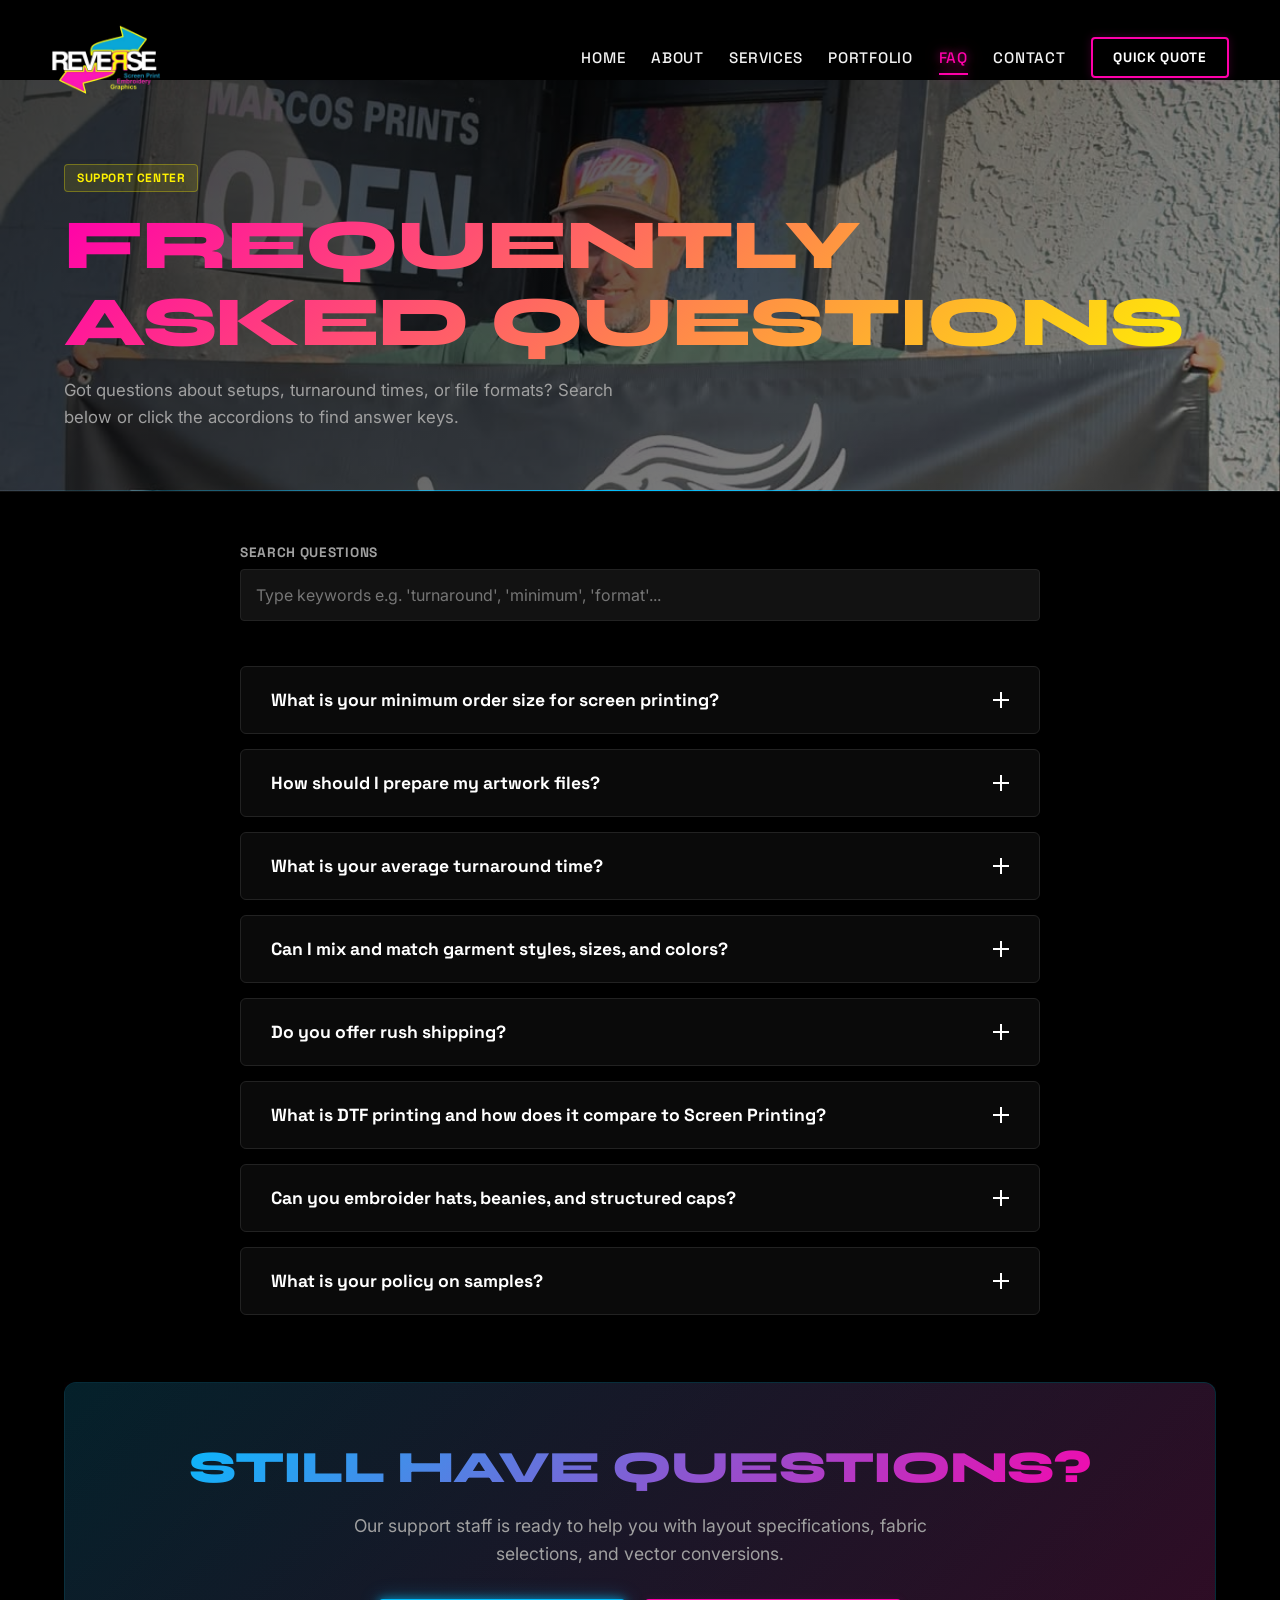
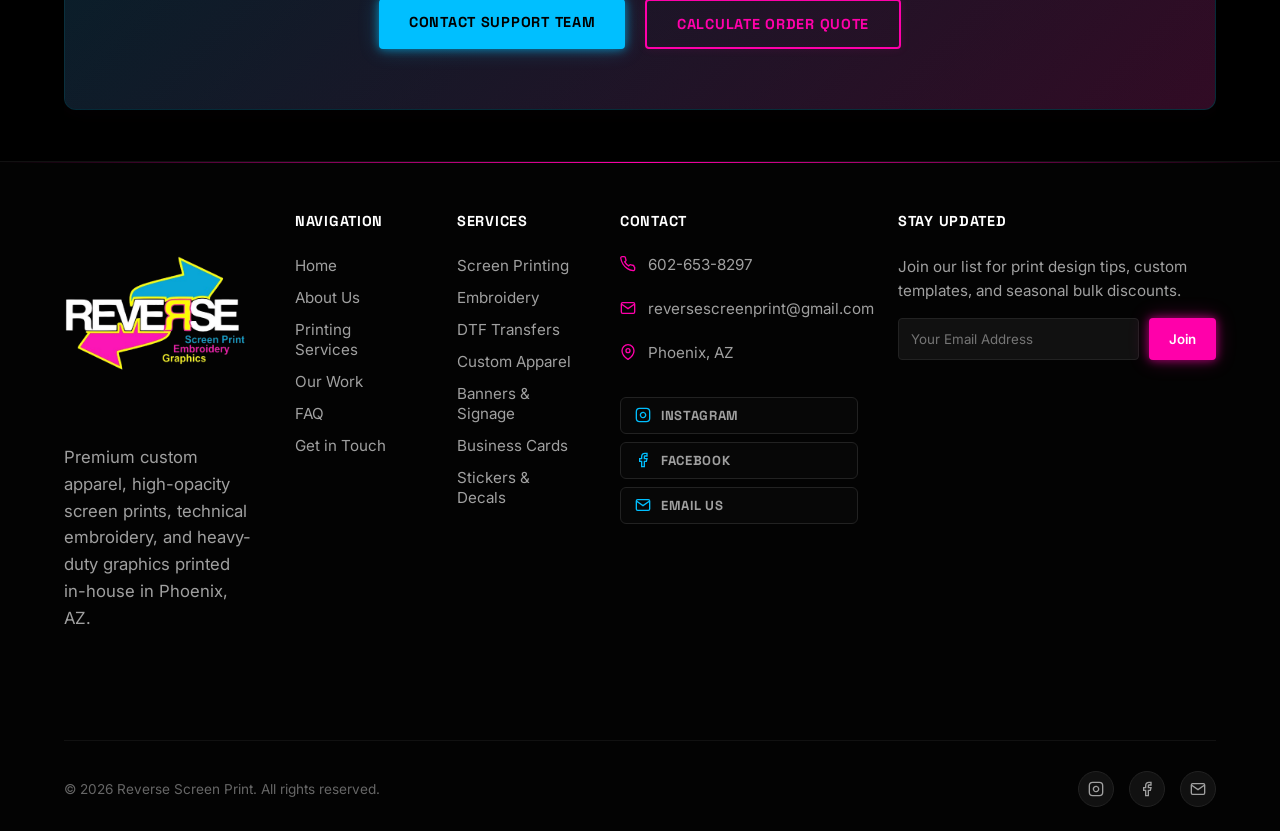
<file: faq.html>
﻿<!DOCTYPE html>
<html lang="en">
<head>
  <meta charset="UTF-8">
  <meta name="viewport" content="width=device-width, initial-scale=1.0">
  <meta name="description" content="Find answers to frequently asked questions about screen printing minimums, artwork file types, embroidery setups, and shipping times.">
  <title>FAQ | Reverse Screen Print</title>
  <link rel="icon" type="image/png" href="assets/Main-LOGO.png">
  <link rel="stylesheet" href="style.css">
</head>
<body>

  <!-- Header & Navigation -->
  <header>
    <div class="nav-container">
      <a href="index.html" class="logo-link" aria-label="Reverse Screen Print Logo">
        <img src="assets/Main-LOGO.png" alt="Reverse Screen Print logo" class="site-logo">
      </a>

      <button class="menu-toggle" aria-label="Toggle Navigation menu" aria-expanded="false">
        <span></span>
        <span></span>
        <span></span>
      </button>

      <nav class="nav-menu-wrapper">
        <ul class="nav-menu">
          <li class="nav-item"><a href="index.html" class="nav-link">Home</a></li>
          <li class="nav-item"><a href="about.html" class="nav-link">About</a></li>
          <li class="nav-item dropdown">
            <a href="services.html" class="nav-link">Services</a>
            <ul class="dropdown-menu">
              <li class="dropdown-item"><a href="screen-printing.html" class="dropdown-link">Screen Printing</a></li>
              <li class="dropdown-item"><a href="embroidery.html" class="dropdown-link">Embroidery</a></li>
              <li class="dropdown-item"><a href="dtf-printing.html" class="dropdown-link">DTF Printing</a></li>
              <li class="dropdown-item"><a href="custom-apparel.html" class="dropdown-link">Custom Apparel</a></li>
              <li class="dropdown-item"><a href="banners.html" class="dropdown-link">Banners & Signage</a></li>
              <li class="dropdown-item"><a href="business-cards.html" class="dropdown-link">Business Cards</a></li>
              <li class="dropdown-item"><a href="decals.html" class="dropdown-link">Decals & Stickers</a></li>
            </ul>
          </li>
          <li class="nav-item"><a href="portfolio.html" class="nav-link">Portfolio</a></li>
          <li class="nav-item"><a href="faq.html" class="nav-link">FAQ</a></li>
          <li class="nav-item"><a href="contact.html" class="nav-link">Contact</a></li>
          <li class="nav-item nav-cta-wrapper"><a href="quote.html" class="nav-cta">Quick Quote</a></li>
        </ul>
      </nav>
    </div>
  </header>

  <!-- Main Content -->
  <main>
    <!-- Page Header banner -->
    <section class="service-header faq-hero" style="background-image: linear-gradient(135deg, rgba(0,0,0,0.76), rgba(0,0,0,0.4)), url('assets/Banner1.jpg');">
      <div class="container" style="padding: 20px 0;">
        <span class="feature-badge badge-yellow">Support Center</span>
        <h1 class="text-gradient-magenta-yellow">Frequently Asked Questions</h1>
        <p style="max-width: 600px; margin-top: 15px;">
          Got questions about setups, turnaround times, or file formats? Search below or click the accordions to find answer keys.
        </p>
      </div>
    </section>

    <!-- Interactive FAQ Search -->
    <section class="container" style="padding-bottom: 20px;">
      <div style="max-width: 800px; margin: 0 auto;">
        <div class="form-group cyan-focus">
          <label for="faq-search" class="form-label">Search Questions</label>
          <input type="text" id="faq-search" class="form-control" placeholder="Type keywords e.g. 'turnaround', 'minimum', 'format'..." aria-label="Search FAQs">
        </div>
      </div>
    </section>

    <!-- FAQ Accordions List -->
    <section class="container" style="padding-top: 0;">
      <div class="faq-list">
        
        <!-- FAQ 1 -->
        <div class="faq-item">
          <button class="faq-question" aria-expanded="false">
            What is your minimum order size for screen printing?
            <span class="faq-icon" aria-hidden="true"></span>
          </button>
          <div class="faq-answer">
            <div class="faq-answer-content">
              Our minimum order size for standard screen printing is <strong>12 items</strong> of the same design/print. However, you can mix and match garment sizes (S to 3XL) and garment colors as long as the ink colors remain identical. For orders under 12 items, we recommend our Direct-To-Film (DTF) transfers which have no minimums.
            </div>
          </div>
        </div>

        <!-- FAQ 2 -->
        <div class="faq-item">
          <button class="faq-question" aria-expanded="false">
            How should I prepare my artwork files?
            <span class="faq-icon" aria-hidden="true"></span>
          </button>
          <div class="faq-answer">
            <div class="faq-answer-content">
              For crisp, high-opacity prints, we strongly recommend sending vector artwork. Acceptable file extensions are <strong>.AI, .EPS, .PDF, or .SVG</strong>. Ensure all text and fonts are converted to outlines. If you are uploading raster files (.PNG or .PSD), they must be transparent and at least <strong>300 DPI</strong> at the final desired print dimensions.
            </div>
          </div>
        </div>

        <!-- FAQ 3 -->
        <div class="faq-item">
          <button class="faq-question" aria-expanded="false">
            What is your average turnaround time?
            <span class="faq-icon" aria-hidden="true"></span>
          </button>
          <div class="faq-answer">
            <div class="faq-answer-content">
              Our standard production turnaround is <strong>7 to 10 business days</strong> from the date of deposit payment and digital mockup approval. Embroidery typically takes 10 to 12 business days due to sewing file digitizing. Banners, stickers, and business cards average 4 to 6 business days.
            </div>
          </div>
        </div>

        <!-- FAQ 4 -->
        <div class="faq-item">
          <button class="faq-question" aria-expanded="false">
            Can I mix and match garment styles, sizes, and colors?
            <span class="faq-icon" aria-hidden="true"></span>
          </button>
          <div class="faq-answer">
            <div class="faq-answer-content">
              Yes, absolutely! You can combine t-shirts, hoodies, and crewnecks in the same print run to hit your minimum quantity discounts, provided the print size and ink color stay exactly the same. If the inks require changing (e.g., swapping white ink on black shirts to black ink on white shirts), a small $15 ink-change fee applies.
            </div>
          </div>
        </div>

        <!-- FAQ 5 -->
        <div class="faq-item">
          <button class="faq-question" aria-expanded="false">
            Do you offer rush shipping?
            <span class="faq-icon" aria-hidden="true"></span>
          </button>
          <div class="faq-answer">
            <div class="faq-answer-content">
              Yes, we offer rush orders for urgent projects. 5-day turnaround is available for a 20% rush fee, and 3-day turnaround is available for a 40% rush fee. Please note that rush orders depend on our current press schedule and inventory availability. Contact us directly to confirm before placing an order.
            </div>
          </div>
        </div>

        <!-- FAQ 6 -->
        <div class="faq-item">
          <button class="faq-question" aria-expanded="false">
            What is DTF printing and how does it compare to Screen Printing?
            <span class="faq-icon" aria-hidden="true"></span>
          </button>
          <div class="faq-answer">
            <div class="faq-answer-content">
              Direct-To-Film (DTF) uses specialized digital printers to transfer full-color graphics onto a polyester PET film, which is then heat-pressed onto garments. Unlike Screen Printing, which requires separate stencils for each color, DTF has no screen setup fees and handles photorealistic details/gradients. Screen printing, however, is faster and more cost-effective for bulk runs (24+ items).
            </div>
          </div>
        </div>

        <!-- FAQ 7 -->
        <div class="faq-item">
          <button class="faq-question" aria-expanded="false">
            Can you embroider hats, beanies, and structured caps?
            <span class="faq-icon" aria-hidden="true"></span>
          </button>
          <div class="faq-answer">
            <div class="faq-answer-content">
              Yes! We use specialized high-profile framing hoops to embroider structured snapbacks, dad hats, and winter knit beanies. We digitize your flat vector logo into custom stitch coordinates and support flat embroidery, 3D puff embroidery, and custom sewn-on patches.
            </div>
          </div>
        </div>

        <!-- FAQ 8 -->
        <div class="faq-item">
          <button class="faq-question" aria-expanded="false">
            What is your policy on samples?
            <span class="faq-icon" aria-hidden="true"></span>
          </button>
          <div class="faq-answer">
            <div class="faq-answer-content">
              Due to the extensive labor and setup involved in exposing screens, mixing inks, and dialing in automatic presses, we do not print single custom screen printing samples. However, we send complete digital PDF mockups with sizing scales before printing. For large orders (144+), we can arrange physical pre-production samples upon request.
            </div>
          </div>
        </div>

      </div>
    </section>

    <!-- Custom Quote CTA -->
    <section class="container" style="padding-top: 0;">
      <div class="neon-cta-box" style="border-color: rgba(0, 191, 255, 0.2);">
        <h2 class="text-gradient-cyan-magenta" style="margin-bottom: 20px;">Still Have Questions?</h2>
        <p style="max-width: 600px; margin: 0 auto 30px auto; font-size: 1.1rem;">
          Our support staff is ready to help you with layout specifications, fabric selections, and vector conversions.
        </p>
        <div class="btn-group" style="justify-content: center;">
          <a href="contact.html" class="btn btn-cyan">Contact Support Team</a>
          <a href="quote.html" class="btn btn-outline-magenta">Calculate Order Quote</a>
        </div>
      </div>
    </section>
  </main>
  <!-- Footer Section -->
  <footer>
    <div class="footer-grid container" style="padding: 0 0 48px 0;">

      <!-- Col 1: Logo & Tagline -->
      <div class="footer-info">
        <a href="index.html" class="footer-logo" aria-label="Reverse Screen Print Home" style="display:inline-block;margin-bottom:20px;">
          <img src="assets/Main-LOGO.png" alt="Reverse Screen Print logo" class="footer-logo-image">
        </a>
        <p>Premium custom apparel, high-opacity screen prints, technical embroidery, and heavy-duty graphics printed in-house in Phoenix, AZ.</p>
      </div>

      <!-- Col 2: Navigation -->
      <div>
        <h4 class="footer-title">Navigation</h4>
        <ul class="footer-links">
          <li><a href="index.html">Home</a></li>
          <li><a href="about.html">About Us</a></li>
          <li><a href="services.html">Printing Services</a></li>
          <li><a href="portfolio.html">Our Work</a></li>
          <li><a href="faq.html">FAQ</a></li>
          <li><a href="contact.html">Get in Touch</a></li>
        </ul>
      </div>

      <!-- Col 3: Services -->
      <div>
        <h4 class="footer-title">Services</h4>
        <ul class="footer-links">
          <li><a href="screen-printing.html">Screen Printing</a></li>
          <li><a href="embroidery.html">Embroidery</a></li>
          <li><a href="dtf-printing.html">DTF Transfers</a></li>
          <li><a href="custom-apparel.html">Custom Apparel</a></li>
          <li><a href="banners.html">Banners &amp; Signage</a></li>
          <li><a href="business-cards.html">Business Cards</a></li>
          <li><a href="decals.html">Stickers &amp; Decals</a></li>
        </ul>
      </div>

      <!-- Col 4: Contact -->
      <div>
        <h4 class="footer-title">Contact</h4>
        <ul class="footer-contact-list">
          <li class="footer-contact-item">
            <svg width="16" height="16" fill="none" stroke="currentColor" stroke-width="2" viewBox="0 0 24 24" aria-hidden="true"><path d="M22 16.92v3a2 2 0 0 1-2.18 2 19.79 19.79 0 0 1-8.63-3.07A19.5 19.5 0 0 1 4.36 12 19.79 19.79 0 0 1 1.21 3.4 2 2 0 0 1 3.18 1h3a2 2 0 0 1 2 1.72c.127.96.361 1.903.7 2.81a2 2 0 0 1-.45 2.11L7.09 8.91a16 16 0 0 0 6 6l1.27-1.27a2 2 0 0 1 2.11-.45c.907.339 1.85.573 2.81.7A2 2 0 0 1 21 16z"/></svg>
            <a href="tel:+16026538297" aria-label="Call us">602-653-8297</a>
          </li>
          <li class="footer-contact-item">
            <svg width="16" height="16" fill="none" stroke="currentColor" stroke-width="2" viewBox="0 0 24 24" aria-hidden="true"><path d="M4 4h16c1.1 0 2 .9 2 2v12c0 1.1-.9 2-2 2H4c-1.1 0-2-.9-2-2V6c0-1.1.9-2 2-2z"/><polyline points="22,6 12,13 2,6"/></svg>
            <a href="mailto:reversescreenprint@gmail.com" aria-label="Email us">reversescreenprint@gmail.com</a>
          </li>
          <li class="footer-contact-item">
            <svg width="16" height="16" fill="none" stroke="currentColor" stroke-width="2" viewBox="0 0 24 24" aria-hidden="true"><path d="M21 10c0 7-9 13-9 13s-9-6-9-13a9 9 0 0 1 18 0z"/><circle cx="12" cy="10" r="3"/></svg>
            <span>Phoenix, AZ</span>
          </li>
        </ul>
        <div class="footer-social-stack">
          <a href="https://www.instagram.com/reverse_screenprint/" target="_blank" rel="noopener noreferrer" class="footer-social-pill" aria-label="Follow us on Instagram">
            <svg width="16" height="16" fill="none" stroke="currentColor" stroke-width="2" viewBox="0 0 24 24" aria-hidden="true"><rect x="2" y="2" width="20" height="20" rx="5" ry="5"/><path d="M16 11.37A4 4 0 1 1 12.63 8 4 4 0 0 1 16 11.37z"/><line x1="17.5" y1="6.5" x2="17.51" y2="6.5"/></svg>
            Instagram
          </a>
          <a href="https://www.facebook.com/reverse.screenprint/" target="_blank" rel="noopener noreferrer" class="footer-social-pill" aria-label="Follow us on Facebook">
            <svg width="16" height="16" fill="none" stroke="currentColor" stroke-width="2" viewBox="0 0 24 24" aria-hidden="true"><path d="M18 2h-3a5 5 0 0 0-5 5v3H7v4h3v8h4v-8h3l1-4h-4V7a1 1 0 0 1 1-1h3z"/></svg>
            Facebook
          </a>
          <a href="mailto:reversescreenprint@gmail.com" class="footer-social-pill" aria-label="Email us">
            <svg width="16" height="16" fill="none" stroke="currentColor" stroke-width="2" viewBox="0 0 24 24" aria-hidden="true"><path d="M4 4h16c1.1 0 2 .9 2 2v12c0 1.1-.9 2-2 2H4c-1.1 0-2-.9-2-2V6c0-1.1.9-2 2-2z"/><polyline points="22,6 12,13 2,6"/></svg>
            Email Us
          </a>
        </div>
      </div>

      <!-- Col 5: Newsletter -->
      <div>
        <h4 class="footer-title">Stay Updated</h4>
        <p class="footer-newsletter-text">Join our list for print design tips, custom templates, and seasonal bulk discounts.</p>
        <form class="newsletter-form">
          <input type="email" class="newsletter-input" placeholder="Your Email Address" aria-label="Newsletter email" required>
          <button type="submit" class="newsletter-btn" aria-label="Subscribe button">Join</button>
        </form>
      </div>

    </div>

    <!-- Footer Bottom Bar -->
    <div class="container" style="padding: 0;">
      <div class="footer-bottom">
        <div>&copy; 2026 Reverse Screen Print. All rights reserved.</div>
        <div class="footer-socials">
          <a href="https://www.instagram.com/reverse_screenprint/" target="_blank" rel="noopener noreferrer" class="footer-social-link" aria-label="Follow us on Instagram">
            <svg width="16" height="16" fill="none" stroke="currentColor" stroke-width="2" viewBox="0 0 24 24"><rect x="2" y="2" width="20" height="20" rx="5" ry="5"/><path d="M16 11.37A4 4 0 1 1 12.63 8 4 4 0 0 1 16 11.37z"/><line x1="17.5" y1="6.5" x2="17.51" y2="6.5"/></svg>
          </a>
          <a href="https://www.facebook.com/reverse.screenprint/" target="_blank" rel="noopener noreferrer" class="footer-social-link" aria-label="Follow us on Facebook">
            <svg width="16" height="16" fill="none" stroke="currentColor" stroke-width="2" viewBox="0 0 24 24"><path d="M18 2h-3a5 5 0 0 0-5 5v3H7v4h3v8h4v-8h3l1-4h-4V7a1 1 0 0 1 1-1h3z"/></svg>
          </a>
          <a href="mailto:reversescreenprint@gmail.com" class="footer-social-link" aria-label="Email us">
            <svg width="16" height="16" fill="none" stroke="currentColor" stroke-width="2" viewBox="0 0 24 24"><path d="M4 4h16c1.1 0 2 .9 2 2v12c0 1.1-.9 2-2 2H4c-1.1 0-2-.9-2-2V6c0-1.1.9-2 2-2z"/><polyline points="22,6 12,13 2,6"/></svg>
          </a>
        </div>
      </div>
    </div>
  </footer>

  <script src="script.js"></script>
  <button id="scroll-top-btn" class="scroll-top-btn" aria-label="Scroll to top">↑</button>
</body>
</html>
</file>
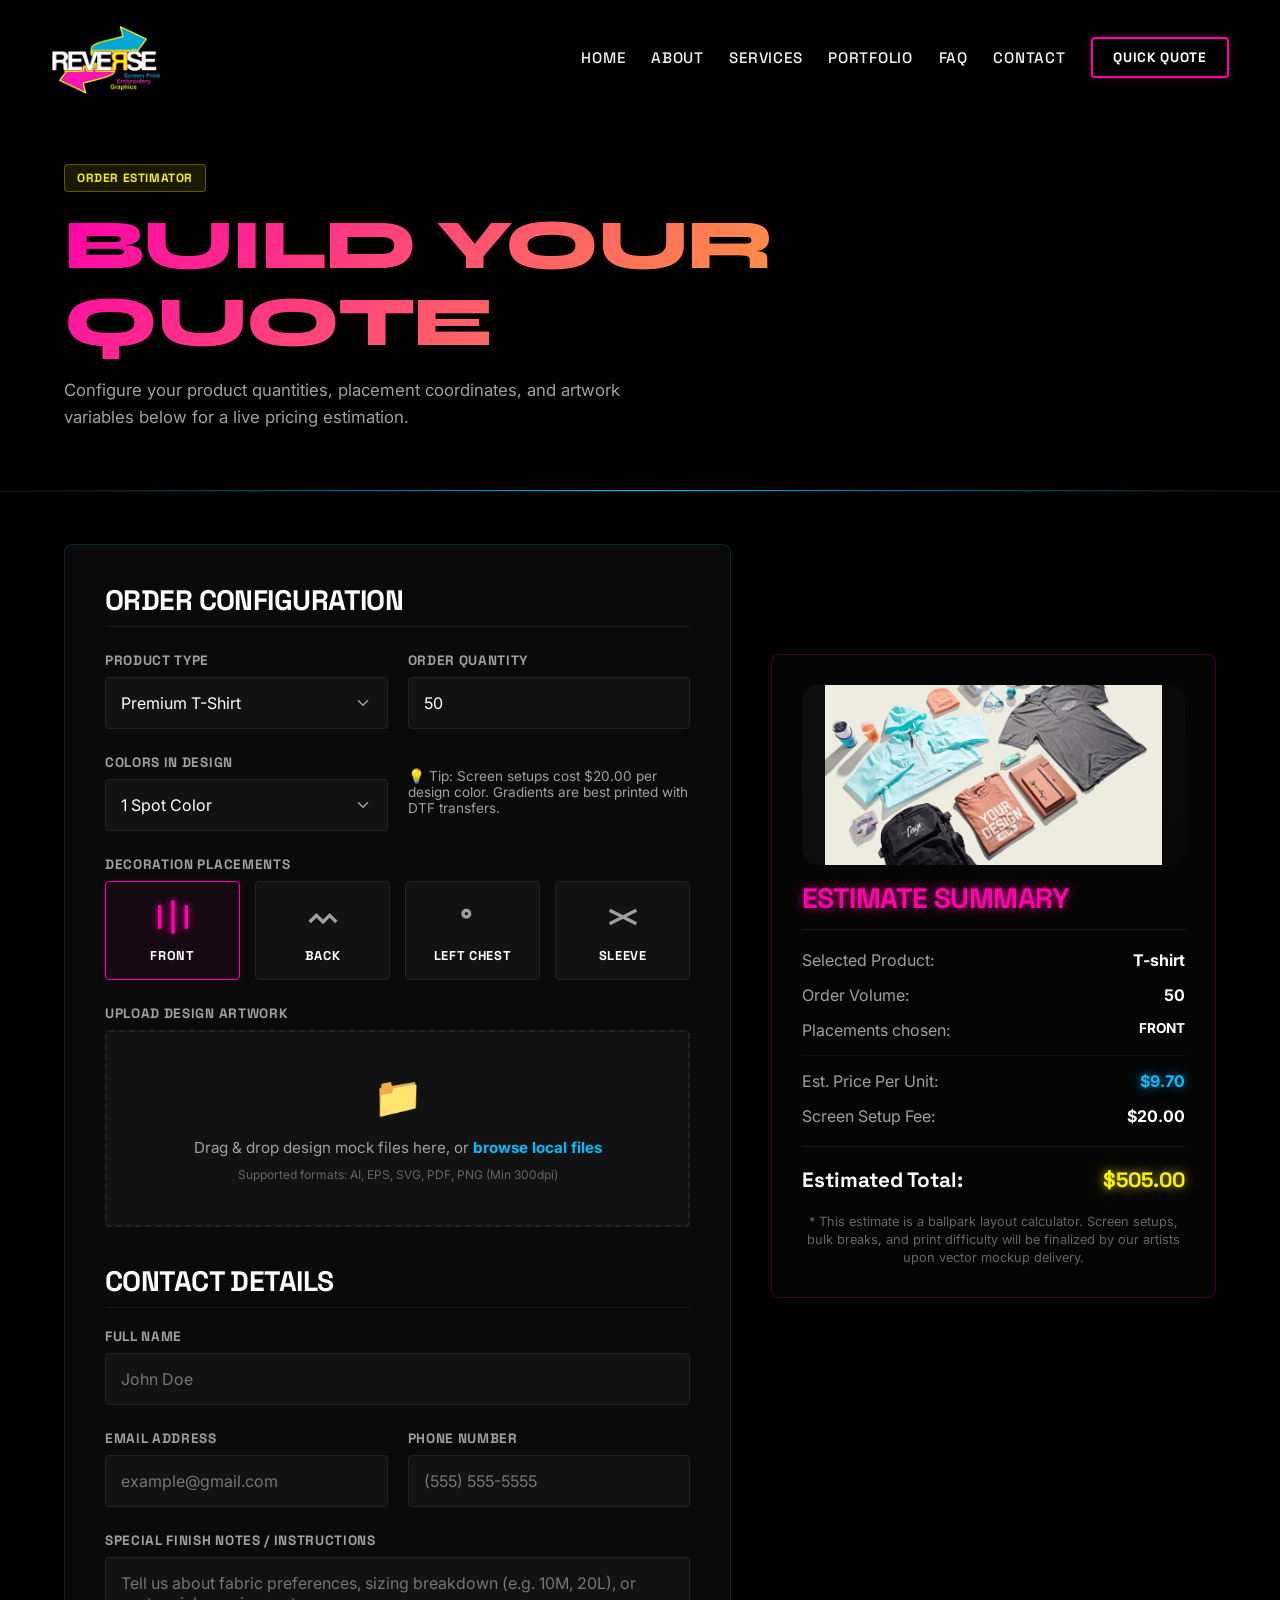
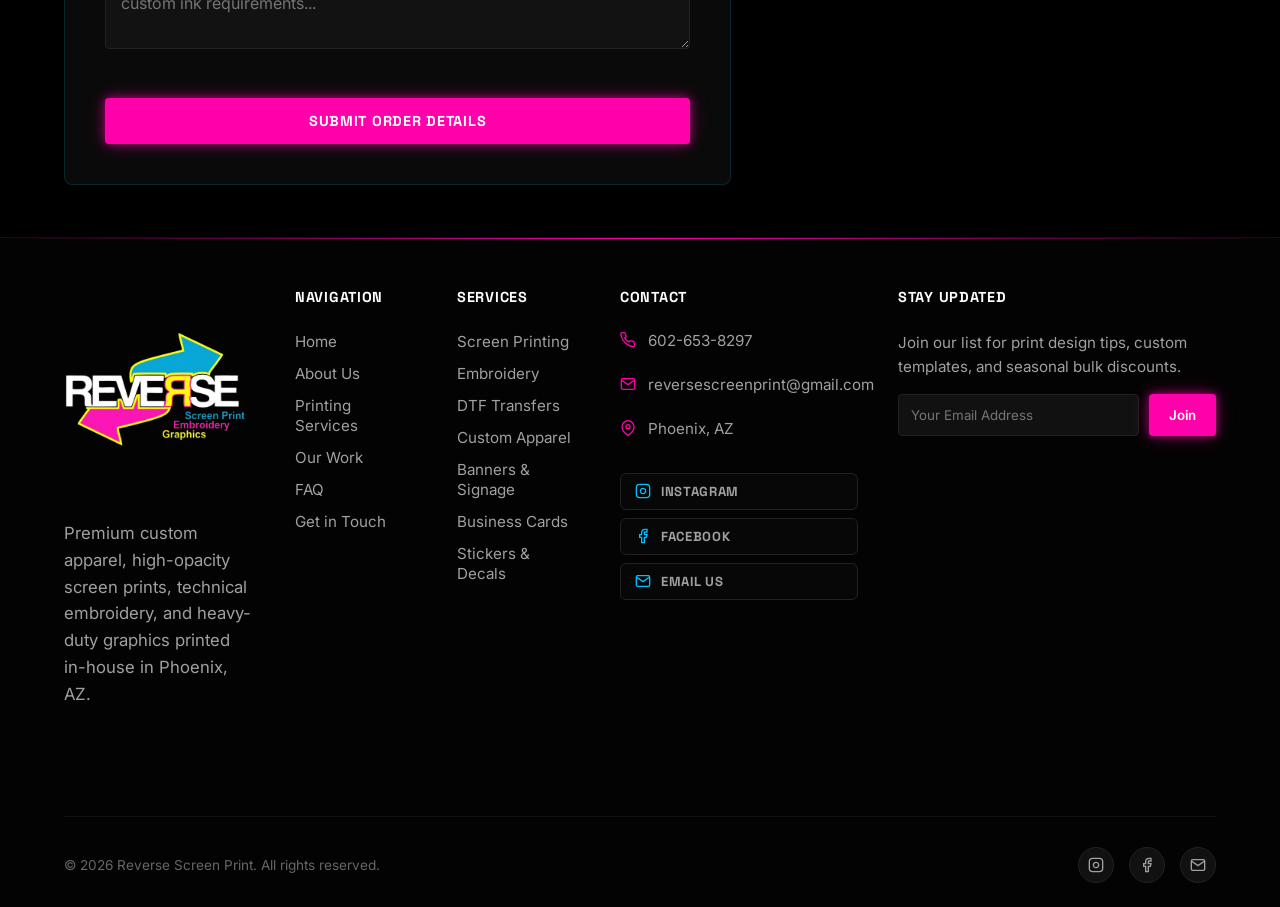
<file: quote.html>
﻿<!DOCTYPE html>
<html lang="en">
<head>
  <meta charset="UTF-8">
  <meta name="viewport" content="width=device-width, initial-scale=1.0">
  <meta name="description" content="Calculate custom apparel printing costs in real-time. Select t-shirts, hoodies, caps, placement locations, and upload artwork for a custom quote.">
  <title>Quote Builder | Reverse Screen Print</title>
  <link rel="icon" type="image/png" href="assets/Main-LOGO.png">
  <link rel="stylesheet" href="style.css">
</head>
<body>

  <!-- Header & Navigation -->
  <header>
    <div class="nav-container">
      <a href="index.html" class="logo-link" aria-label="Reverse Screen Print Logo">
        <img src="assets/Main-LOGO.png" alt="Reverse Screen Print logo" class="site-logo">
      </a>

      <button class="menu-toggle" aria-label="Toggle Navigation menu" aria-expanded="false">
        <span></span>
        <span></span>
        <span></span>
      </button>

      <nav class="nav-menu-wrapper">
        <ul class="nav-menu">
          <li class="nav-item"><a href="index.html" class="nav-link">Home</a></li>
          <li class="nav-item"><a href="about.html" class="nav-link">About</a></li>
          <li class="nav-item dropdown">
            <a href="services.html" class="nav-link">Services</a>
            <ul class="dropdown-menu">
              <li class="dropdown-item"><a href="screen-printing.html" class="dropdown-link">Screen Printing</a></li>
              <li class="dropdown-item"><a href="embroidery.html" class="dropdown-link">Embroidery</a></li>
              <li class="dropdown-item"><a href="dtf-printing.html" class="dropdown-link">DTF Printing</a></li>
              <li class="dropdown-item"><a href="custom-apparel.html" class="dropdown-link">Custom Apparel</a></li>
              <li class="dropdown-item"><a href="banners.html" class="dropdown-link">Banners & Signage</a></li>
              <li class="dropdown-item"><a href="business-cards.html" class="dropdown-link">Business Cards</a></li>
              <li class="dropdown-item"><a href="decals.html" class="dropdown-link">Decals & Stickers</a></li>
            </ul>
          </li>
          <li class="nav-item"><a href="portfolio.html" class="nav-link">Portfolio</a></li>
          <li class="nav-item"><a href="faq.html" class="nav-link">FAQ</a></li>
          <li class="nav-item"><a href="contact.html" class="nav-link">Contact</a></li>
          <li class="nav-item nav-cta-wrapper"><a href="quote.html" class="nav-cta">Quick Quote</a></li>
        </ul>
      </nav>
    </div>
  </header>

  <!-- Main Content -->
  <main>
    <!-- Page Header banner -->
    <section class="service-header">
      <div class="container" style="padding: 20px 0;">
        <span class="feature-badge badge-yellow">Order Estimator</span>
        <h1 class="text-gradient-magenta-yellow">Build Your Quote</h1>
        <p style="max-width: 600px; margin-top: 15px;">
          Configure your product quantities, placement coordinates, and artwork variables below for a live pricing estimation.
        </p>
      </div>
    </section>

    <!-- Interactive Estimate Dashboard -->
    <section class="container">
      <form id="quote-form">
        <div class="quote-dashboard">
          
          <!-- Left Column: Specs Configuration -->
          <div class="card cyan-hover" style="padding: 40px; border-color: rgba(0, 191, 255, 0.15);">
            <h3 style="margin-bottom: 25px; border-bottom: 1px solid #1a1a1a; padding-bottom: 10px;">Order Configuration</h3>
            
            <div class="form-row">
              <!-- Select Product Substrate -->
              <div class="form-group cyan-focus">
                <label for="calc-product" class="form-label">Product Type</label>
                <select id="calc-product" class="form-control" required>
                  <option value="t-shirt" selected>Premium T-Shirt</option>
                  <option value="hoodie">Heavyweight Hoodie</option>
                  <option value="cap">Structured Snapback Cap</option>
                  <option value="banner">Heavy Vinyl Banner (Outdoor)</option>
                  <option value="card">Premium Business Cards</option>
                  <option value="sticker">Custom Cut Stickers</option>
                </select>
              </div>

              <!-- Input quantity -->
              <div class="form-group cyan-focus">
                <label for="calc-qty" class="form-label">Order Quantity</label>
                <input type="number" id="calc-qty" class="form-control" value="50" min="1" step="1" required>
              </div>
            </div>

            <div class="form-row">
              <!-- Colors Select (Screen Printing Specific) -->
              <div class="form-group cyan-focus">
                <label for="calc-colors" class="form-label">Colors in Design</label>
                <select id="calc-colors" class="form-control">
                  <option value="1" selected>1 Spot Color</option>
                  <option value="2">2 Spot Colors</option>
                  <option value="3">3 Spot Colors</option>
                  <option value="4">4 Spot Colors</option>
                  <option value="5">5 Spot Colors</option>
                  <option value="6">Full Color / Gradients (DTF)</option>
                </select>
              </div>

              <!-- Artwork mock requirements note -->
              <div style="display:flex; align-items:center; margin-bottom: 25px; font-size: 0.85rem; color: var(--text-muted);">
                💡 Tip: Screen setups cost $20.00 per design color. Gradients are best printed with DTF transfers.
              </div>
            </div>

            <!-- Print Placement checkbox selectors -->
            <div class="form-group">
              <label class="form-label">Decoration Placements</label>
              <div class="placement-grid">
                
                <!-- Front -->
                <div class="placement-card selected">
                  <input type="checkbox" value="front" checked>
                  <svg class="placement-card-icon" viewBox="0 0 24 24" fill="none" stroke-width="2"><path d="M12 2v20M20 5v14M4 5v14"/></svg>
                  <div class="placement-card-title">Front</div>
                </div>

                <!-- Back -->
                <div class="placement-card">
                  <input type="checkbox" value="back">
                  <svg class="placement-card-icon" viewBox="0 0 24 24" fill="none" stroke-width="2"><path d="M4 15l4-4 4 4 4-4 4 4"/></svg>
                  <div class="placement-card-title">Back</div>
                </div>

                <!-- Left Chest -->
                <div class="placement-card">
                  <input type="checkbox" value="left-chest">
                  <svg class="placement-card-icon" viewBox="0 0 24 24" fill="none" stroke-width="2"><circle cx="8" cy="10" r="2"/></svg>
                  <div class="placement-card-title">Left Chest</div>
                </div>

                <!-- Sleeve -->
                <div class="placement-card">
                  <input type="checkbox" value="sleeve">
                  <svg class="placement-card-icon" viewBox="0 0 24 24" fill="none" stroke-width="2"><path d="M4 8l16 8M4 16l16-8"/></svg>
                  <div class="placement-card-title">Sleeve</div>
                </div>

              </div>
            </div>

            <!-- Artwork drag & drop files upload -->
            <div class="form-group">
              <label class="form-label">Upload Design Artwork</label>
              <div id="file-dropzone" class="file-dropzone">
                <div class="file-dropzone-icon">📁</div>
                <p>Drag &amp; drop design mock files here, or <span style="color:var(--primary); font-weight:700">browse local files</span></p>
                <p style="font-size:0.75rem; color:var(--text-dark); margin-top:5px;">Supported formats: AI, EPS, SVG, PDF, PNG (Min 300dpi)</p>
                <input type="file" id="calc-file" accept=".ai,.eps,.svg,.pdf,.png">
              </div>
            </div>

            <!-- Contact data fields -->
            <h3 style="margin-top: 40px; margin-bottom: 20px; border-bottom: 1px solid #1a1a1a; padding-bottom: 10px;">Contact Details</h3>
            
            <div class="form-group cyan-focus">
              <label for="calc-name" class="form-label">Full Name</label>
              <input type="text" id="calc-name" class="form-control" placeholder="John Doe" required>
            </div>

            <div class="form-row">
              <div class="form-group cyan-focus">
                <label for="calc-email" class="form-label">Email Address</label>
                <input type="email" id="calc-email" class="form-control" placeholder="example@gmail.com" required>
              </div>

              <div class="form-group cyan-focus">
                <label for="calc-phone" class="form-label">Phone Number</label>
                <input type="tel" id="calc-phone" class="form-control" placeholder="(555) 555-5555" required>
              </div>
            </div>

            <div class="form-group cyan-focus">
              <label for="calc-notes" class="form-label">Special Finish Notes / Instructions</label>
              <textarea id="calc-notes" class="form-control" rows="3" placeholder="Tell us about fabric preferences, sizing breakdown (e.g. 10M, 20L), or custom ink requirements..."></textarea>
            </div>

            <button type="submit" class="btn btn-magenta" style="width: 100%; margin-top: 20px;">Submit Order Details</button>
          </div>

          <!-- Right Column: Live Price Breakdown card -->
          <div class="card summary-card">
            <img src="assets/Custom-Apperal-img.jpg" alt="Custom apparel quote example" class="contact-asset-image" style="margin-bottom:18px;">
            <h3 class="summary-title neon-magenta">Estimate Summary</h3>
            
            <div class="summary-line">
              <span style="color:var(--text-muted)">Selected Product:</span>
              <span id="summary-product-val" style="font-weight:700">T-Shirt</span>
            </div>

            <div class="summary-line">
              <span style="color:var(--text-muted)">Order Volume:</span>
              <span id="summary-qty-val" style="font-weight:700">50</span>
            </div>

            <div class="summary-line">
              <span style="color:var(--text-muted)">Placements chosen:</span>
              <span id="summary-placements" style="font-weight:700; font-size:0.85rem; max-width:180px; text-align:right;">FRONT</span>
            </div>

            <div class="summary-line" style="border-top:1px solid #111; padding-top:15px; margin-top:15px;">
              <span style="color:var(--text-muted)">Est. Price Per Unit:</span>
              <span id="summary-unit-price" class="neon-cyan" style="font-weight:700">$9.50</span>
            </div>

            <div class="summary-line">
              <span style="color:var(--text-muted)">Screen Setup Fee:</span>
              <span id="summary-setup-fee" style="font-weight:700">$20.00</span>
            </div>

            <div class="summary-line summary-line-total">
              <span>Estimated Total:</span>
              <span id="summary-total-price" class="neon-yellow">$495.00</span>
            </div>

            <div class="summary-info-note">
              <p style="font-size:0.8rem; color:var(--text-dark); line-height:1.4;">
                * This estimate is a ballpark layout calculator. Screen setups, bulk breaks, and print difficulty will be finalized by our artists upon vector mockup delivery.
              </p>
            </div>
          </div>

        </div>
      </form>
    </section>
  </main>
  <!-- Footer Section -->
  <footer>
    <div class="footer-grid container" style="padding: 0 0 48px 0;">

      <!-- Col 1: Logo & Tagline -->
      <div class="footer-info">
        <a href="index.html" class="footer-logo" aria-label="Reverse Screen Print Home" style="display:inline-block;margin-bottom:20px;">
          <img src="assets/Main-LOGO.png" alt="Reverse Screen Print logo" class="footer-logo-image">
        </a>
        <p>Premium custom apparel, high-opacity screen prints, technical embroidery, and heavy-duty graphics printed in-house in Phoenix, AZ.</p>
      </div>

      <!-- Col 2: Navigation -->
      <div>
        <h4 class="footer-title">Navigation</h4>
        <ul class="footer-links">
          <li><a href="index.html">Home</a></li>
          <li><a href="about.html">About Us</a></li>
          <li><a href="services.html">Printing Services</a></li>
          <li><a href="portfolio.html">Our Work</a></li>
          <li><a href="faq.html">FAQ</a></li>
          <li><a href="contact.html">Get in Touch</a></li>
        </ul>
      </div>

      <!-- Col 3: Services -->
      <div>
        <h4 class="footer-title">Services</h4>
        <ul class="footer-links">
          <li><a href="screen-printing.html">Screen Printing</a></li>
          <li><a href="embroidery.html">Embroidery</a></li>
          <li><a href="dtf-printing.html">DTF Transfers</a></li>
          <li><a href="custom-apparel.html">Custom Apparel</a></li>
          <li><a href="banners.html">Banners &amp; Signage</a></li>
          <li><a href="business-cards.html">Business Cards</a></li>
          <li><a href="decals.html">Stickers &amp; Decals</a></li>
        </ul>
      </div>

      <!-- Col 4: Contact -->
      <div>
        <h4 class="footer-title">Contact</h4>
        <ul class="footer-contact-list">
          <li class="footer-contact-item">
            <svg width="16" height="16" fill="none" stroke="currentColor" stroke-width="2" viewBox="0 0 24 24" aria-hidden="true"><path d="M22 16.92v3a2 2 0 0 1-2.18 2 19.79 19.79 0 0 1-8.63-3.07A19.5 19.5 0 0 1 4.36 12 19.79 19.79 0 0 1 1.21 3.4 2 2 0 0 1 3.18 1h3a2 2 0 0 1 2 1.72c.127.96.361 1.903.7 2.81a2 2 0 0 1-.45 2.11L7.09 8.91a16 16 0 0 0 6 6l1.27-1.27a2 2 0 0 1 2.11-.45c.907.339 1.85.573 2.81.7A2 2 0 0 1 21 16z"/></svg>
            <a href="tel:+16026538297" aria-label="Call us">602-653-8297</a>
          </li>
          <li class="footer-contact-item">
            <svg width="16" height="16" fill="none" stroke="currentColor" stroke-width="2" viewBox="0 0 24 24" aria-hidden="true"><path d="M4 4h16c1.1 0 2 .9 2 2v12c0 1.1-.9 2-2 2H4c-1.1 0-2-.9-2-2V6c0-1.1.9-2 2-2z"/><polyline points="22,6 12,13 2,6"/></svg>
            <a href="mailto:reversescreenprint@gmail.com" aria-label="Email us">reversescreenprint@gmail.com</a>
          </li>
          <li class="footer-contact-item">
            <svg width="16" height="16" fill="none" stroke="currentColor" stroke-width="2" viewBox="0 0 24 24" aria-hidden="true"><path d="M21 10c0 7-9 13-9 13s-9-6-9-13a9 9 0 0 1 18 0z"/><circle cx="12" cy="10" r="3"/></svg>
            <span>Phoenix, AZ</span>
          </li>
        </ul>
        <div class="footer-social-stack">
          <a href="https://www.instagram.com/reverse_screenprint/" target="_blank" rel="noopener noreferrer" class="footer-social-pill" aria-label="Follow us on Instagram">
            <svg width="16" height="16" fill="none" stroke="currentColor" stroke-width="2" viewBox="0 0 24 24" aria-hidden="true"><rect x="2" y="2" width="20" height="20" rx="5" ry="5"/><path d="M16 11.37A4 4 0 1 1 12.63 8 4 4 0 0 1 16 11.37z"/><line x1="17.5" y1="6.5" x2="17.51" y2="6.5"/></svg>
            Instagram
          </a>
          <a href="https://www.facebook.com/reverse.screenprint/" target="_blank" rel="noopener noreferrer" class="footer-social-pill" aria-label="Follow us on Facebook">
            <svg width="16" height="16" fill="none" stroke="currentColor" stroke-width="2" viewBox="0 0 24 24" aria-hidden="true"><path d="M18 2h-3a5 5 0 0 0-5 5v3H7v4h3v8h4v-8h3l1-4h-4V7a1 1 0 0 1 1-1h3z"/></svg>
            Facebook
          </a>
          <a href="mailto:reversescreenprint@gmail.com" class="footer-social-pill" aria-label="Email us">
            <svg width="16" height="16" fill="none" stroke="currentColor" stroke-width="2" viewBox="0 0 24 24" aria-hidden="true"><path d="M4 4h16c1.1 0 2 .9 2 2v12c0 1.1-.9 2-2 2H4c-1.1 0-2-.9-2-2V6c0-1.1.9-2 2-2z"/><polyline points="22,6 12,13 2,6"/></svg>
            Email Us
          </a>
        </div>
      </div>

      <!-- Col 5: Newsletter -->
      <div>
        <h4 class="footer-title">Stay Updated</h4>
        <p class="footer-newsletter-text">Join our list for print design tips, custom templates, and seasonal bulk discounts.</p>
        <form class="newsletter-form">
          <input type="email" class="newsletter-input" placeholder="Your Email Address" aria-label="Newsletter email" required>
          <button type="submit" class="newsletter-btn" aria-label="Subscribe button">Join</button>
        </form>
      </div>

    </div>

    <!-- Footer Bottom Bar -->
    <div class="container" style="padding: 0;">
      <div class="footer-bottom">
        <div>&copy; 2026 Reverse Screen Print. All rights reserved.</div>
        <div class="footer-socials">
          <a href="https://www.instagram.com/reverse_screenprint/" target="_blank" rel="noopener noreferrer" class="footer-social-link" aria-label="Follow us on Instagram">
            <svg width="16" height="16" fill="none" stroke="currentColor" stroke-width="2" viewBox="0 0 24 24"><rect x="2" y="2" width="20" height="20" rx="5" ry="5"/><path d="M16 11.37A4 4 0 1 1 12.63 8 4 4 0 0 1 16 11.37z"/><line x1="17.5" y1="6.5" x2="17.51" y2="6.5"/></svg>
          </a>
          <a href="https://www.facebook.com/reverse.screenprint/" target="_blank" rel="noopener noreferrer" class="footer-social-link" aria-label="Follow us on Facebook">
            <svg width="16" height="16" fill="none" stroke="currentColor" stroke-width="2" viewBox="0 0 24 24"><path d="M18 2h-3a5 5 0 0 0-5 5v3H7v4h3v8h4v-8h3l1-4h-4V7a1 1 0 0 1 1-1h3z"/></svg>
          </a>
          <a href="mailto:reversescreenprint@gmail.com" class="footer-social-link" aria-label="Email us">
            <svg width="16" height="16" fill="none" stroke="currentColor" stroke-width="2" viewBox="0 0 24 24"><path d="M4 4h16c1.1 0 2 .9 2 2v12c0 1.1-.9 2-2 2H4c-1.1 0-2-.9-2-2V6c0-1.1.9-2 2-2z"/><polyline points="22,6 12,13 2,6"/></svg>
          </a>
        </div>
      </div>
    </div>
  </footer>

  <script src="script.js"></script>
  <button id="scroll-top-btn" class="scroll-top-btn" aria-label="Scroll to top">↑</button>
</body>
</html>
</file>
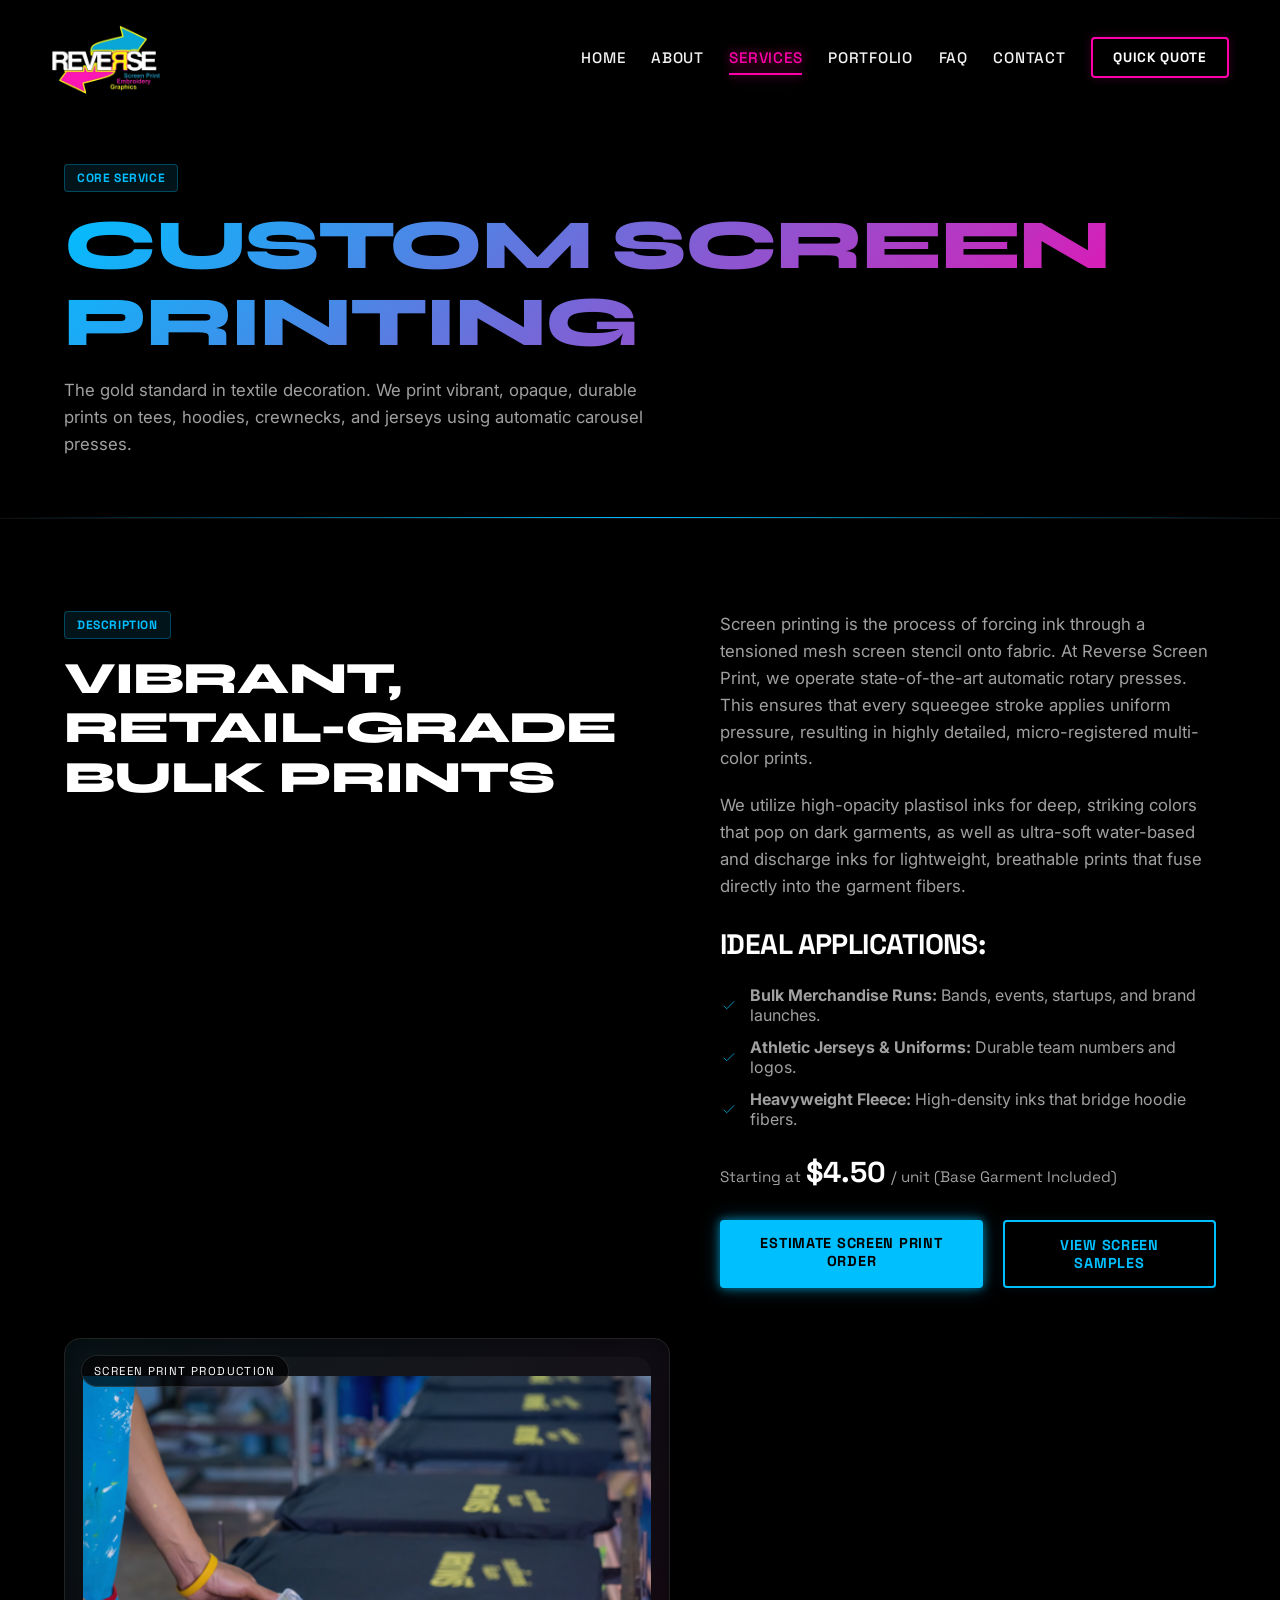
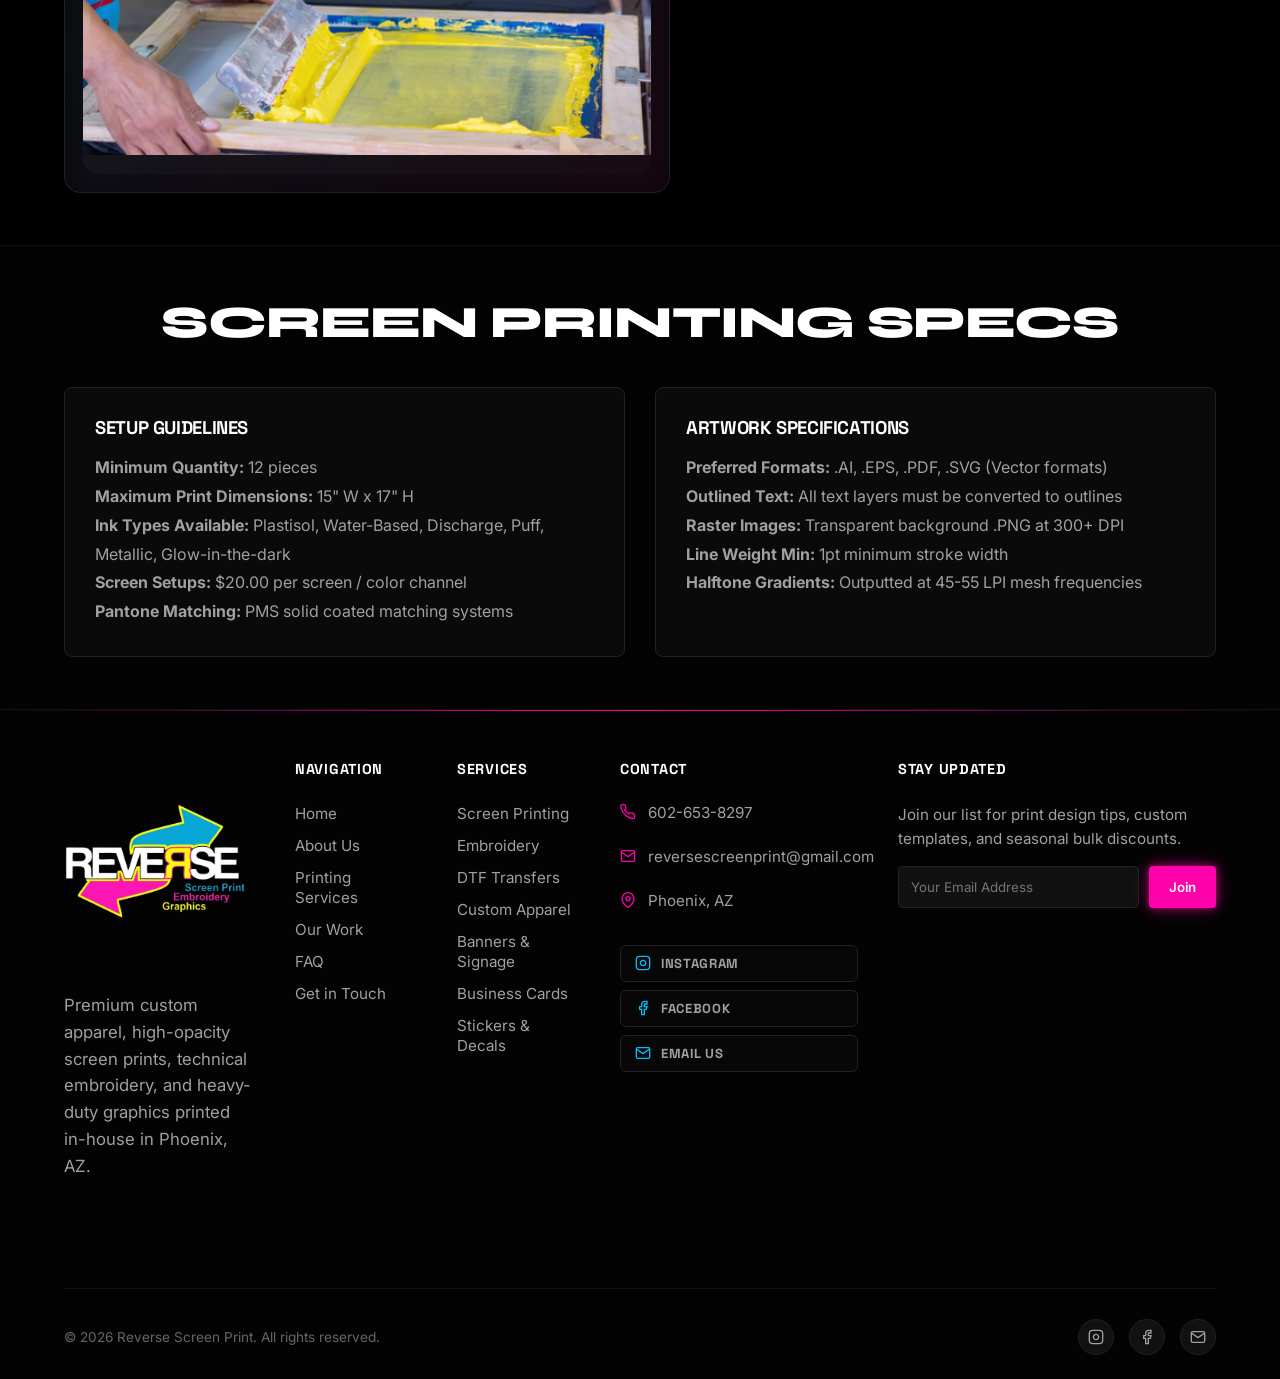
<file: screen-printing.html>
﻿<!DOCTYPE html>
<html lang="en">
<head>
  <meta charset="UTF-8">
  <meta name="viewport" content="width=device-width, initial-scale=1.0">
  <meta name="description" content="Custom screen printing in printing-city. High-volume automated plastisol and water-based ink prints on shirts, hoodies, and activewear blanks.">
  <title>Screen Printing Services | Reverse Screen Print</title>
  <link rel="icon" type="image/png" href="assets/Main-LOGO.png">
  <link rel="stylesheet" href="style.css">
</head>
<body>

  <!-- Header & Navigation -->
  <header>
    <div class="nav-container">
      <a href="index.html" class="logo-link" aria-label="Reverse Screen Print Logo">
        <img src="assets/Main-LOGO.png" alt="Reverse Screen Print logo" class="site-logo">
      </a>

      <button class="menu-toggle" aria-label="Toggle Navigation menu" aria-expanded="false">
        <span></span>
        <span></span>
        <span></span>
      </button>

      <nav class="nav-menu-wrapper">
        <ul class="nav-menu">
          <li class="nav-item"><a href="index.html" class="nav-link">Home</a></li>
          <li class="nav-item"><a href="about.html" class="nav-link">About</a></li>
          <li class="nav-item dropdown">
            <a href="services.html" class="nav-link">Services</a>
            <ul class="dropdown-menu">
              <li class="dropdown-item"><a href="screen-printing.html" class="dropdown-link">Screen Printing</a></li>
              <li class="dropdown-item"><a href="embroidery.html" class="dropdown-link">Embroidery</a></li>
              <li class="dropdown-item"><a href="dtf-printing.html" class="dropdown-link">DTF Printing</a></li>
              <li class="dropdown-item"><a href="custom-apparel.html" class="dropdown-link">Custom Apparel</a></li>
              <li class="dropdown-item"><a href="banners.html" class="dropdown-link">Banners & Signage</a></li>
              <li class="dropdown-item"><a href="business-cards.html" class="dropdown-link">Business Cards</a></li>
              <li class="dropdown-item"><a href="decals.html" class="dropdown-link">Decals & Stickers</a></li>
            </ul>
          </li>
          <li class="nav-item"><a href="portfolio.html" class="nav-link">Portfolio</a></li>
          <li class="nav-item"><a href="faq.html" class="nav-link">FAQ</a></li>
          <li class="nav-item"><a href="contact.html" class="nav-link">Contact</a></li>
          <li class="nav-item nav-cta-wrapper"><a href="quote.html" class="nav-cta">Quick Quote</a></li>
        </ul>
      </nav>
    </div>
  </header>

  <!-- Main Content -->
  <main>
    <!-- Page Header banner -->
    <section class="service-header">
      <div class="container" style="padding: 20px 0;">
        <span class="feature-badge badge-cyan">Core Service</span>
        <h1 class="text-gradient-cyan-magenta">Custom Screen Printing</h1>
        <p style="max-width: 600px; margin-top: 15px;">
          The gold standard in textile decoration. We print vibrant, opaque, durable prints on tees, hoodies, crewnecks, and jerseys using automatic carousel presses.
        </p>
      </div>
    </section>

    <!-- Content Grid -->
    <section class="container">
      <div class="service-grid">
        
        <!-- Left: Details -->
        <div class="service-content-col">
          <div class="service-content-header">
            <span class="feature-badge badge-cyan">Description</span>
            <h2 style="margin-bottom: 25px;">Vibrant, Retail-Grade Bulk Prints</h2>
          </div>
          <div class="service-content-body">
          <p style="margin-bottom: 20px;">
            Screen printing is the process of forcing ink through a tensioned mesh screen stencil onto fabric. At Reverse Screen Print, we operate state-of-the-art automatic rotary presses. This ensures that every squeegee stroke applies uniform pressure, resulting in highly detailed, micro-registered multi-color prints.
          </p>
          <p style="margin-bottom: 20px;">
            We utilize high-opacity plastisol inks for deep, striking colors that pop on dark garments, as well as ultra-soft water-based and discharge inks for lightweight, breathable prints that fuse directly into the garment fibers.
          </p>
          
          <h3 style="margin-top: 30px; margin-bottom: 15px;">Ideal Applications:</h3>
          <ul class="service-options-list">
            <li>
              <svg fill="none" stroke="currentColor" viewBox="0 0 24 24"><path d="M5 13l4 4L19 7"/></svg>
              <span><strong>Bulk Merchandise Runs:</strong> Bands, events, startups, and brand launches.</span>
            </li>
            <li>
              <svg fill="none" stroke="currentColor" viewBox="0 0 24 24"><path d="M5 13l4 4L19 7"/></svg>
              <span><strong>Athletic Jerseys & Uniforms:</strong> Durable team numbers and logos.</span>
            </li>
            <li>
              <svg fill="none" stroke="currentColor" viewBox="0 0 24 24"><path d="M5 13l4 4L19 7"/></svg>
              <span><strong>Heavyweight Fleece:</strong> High-density inks that bridge hoodie fibers.</span>
            </li>
          </ul>

          <div class="price-tag">
            <span>Starting at</span> $4.50 <span>/ unit (Base Garment Included)</span>
          </div>

          <div class="btn-group">
            <a href="quote.html" class="btn btn-cyan">Estimate Screen Print Order</a>
            <a href="portfolio.html" class="btn btn-outline-cyan">View Screen Samples</a>
          </div>
          </div>
        </div>

        <!-- Right: Featured Image -->
        <div class="service-mock-graphic">
          <div class="service-visual-label">Screen Print Production</div>
          <img src="assets/Screen-Printing-img.jpg" alt="Screen printing apparel with bold ink coverage" class="service-visual-image">
        </div>
      </div>
    </section>

    <!-- Technical Specifications list -->
    <section style="background: #030303; border-top: 1px solid #111;">
      <div class="container">
        <h2 style="text-align: center; margin-bottom: 40px;">Screen Printing Specs</h2>
        <div class="grid-2">
          
          <div class="card cyan-hover">
            <h3 style="margin-bottom: 15px; font-size: 1.15rem;">Setup Guidelines</h3>
            <ul style="list-style: none; color: var(--text-muted); line-height: 1.8;">
              <li><strong>Minimum Quantity:</strong> 12 pieces</li>
              <li><strong>Maximum Print Dimensions:</strong> 15&quot; W x 17&quot; H</li>
              <li><strong>Ink Types Available:</strong> Plastisol, Water-Based, Discharge, Puff, Metallic, Glow-in-the-dark</li>
              <li><strong>Screen Setups:</strong> $20.00 per screen / color channel</li>
              <li><strong>Pantone Matching:</strong> PMS solid coated matching systems</li>
            </ul>
          </div>

          <div class="card cyan-hover">
            <h3 style="margin-bottom: 15px; font-size: 1.15rem;">Artwork Specifications</h3>
            <ul style="list-style: none; color: var(--text-muted); line-height: 1.8;">
              <li><strong>Preferred Formats:</strong> .AI, .EPS, .PDF, .SVG (Vector formats)</li>
              <li><strong>Outlined Text:</strong> All text layers must be converted to outlines</li>
              <li><strong>Raster Images:</strong> Transparent background .PNG at 300+ DPI</li>
              <li><strong>Line Weight Min:</strong> 1pt minimum stroke width</li>
              <li><strong>Halftone Gradients:</strong> Outputted at 45-55 LPI mesh frequencies</li>
            </ul>
          </div>

        </div>
      </div>
    </section>
  </main>
  <!-- Footer Section -->
  <footer>
    <div class="footer-grid container" style="padding: 0 0 48px 0;">

      <!-- Col 1: Logo & Tagline -->
      <div class="footer-info">
        <a href="index.html" class="footer-logo" aria-label="Reverse Screen Print Home" style="display:inline-block;margin-bottom:20px;">
          <img src="assets/Main-LOGO.png" alt="Reverse Screen Print logo" class="footer-logo-image">
        </a>
        <p>Premium custom apparel, high-opacity screen prints, technical embroidery, and heavy-duty graphics printed in-house in Phoenix, AZ.</p>
      </div>

      <!-- Col 2: Navigation -->
      <div>
        <h4 class="footer-title">Navigation</h4>
        <ul class="footer-links">
          <li><a href="index.html">Home</a></li>
          <li><a href="about.html">About Us</a></li>
          <li><a href="services.html">Printing Services</a></li>
          <li><a href="portfolio.html">Our Work</a></li>
          <li><a href="faq.html">FAQ</a></li>
          <li><a href="contact.html">Get in Touch</a></li>
        </ul>
      </div>

      <!-- Col 3: Services -->
      <div>
        <h4 class="footer-title">Services</h4>
        <ul class="footer-links">
          <li><a href="screen-printing.html">Screen Printing</a></li>
          <li><a href="embroidery.html">Embroidery</a></li>
          <li><a href="dtf-printing.html">DTF Transfers</a></li>
          <li><a href="custom-apparel.html">Custom Apparel</a></li>
          <li><a href="banners.html">Banners &amp; Signage</a></li>
          <li><a href="business-cards.html">Business Cards</a></li>
          <li><a href="decals.html">Stickers &amp; Decals</a></li>
        </ul>
      </div>

      <!-- Col 4: Contact -->
      <div>
        <h4 class="footer-title">Contact</h4>
        <ul class="footer-contact-list">
          <li class="footer-contact-item">
            <svg width="16" height="16" fill="none" stroke="currentColor" stroke-width="2" viewBox="0 0 24 24" aria-hidden="true"><path d="M22 16.92v3a2 2 0 0 1-2.18 2 19.79 19.79 0 0 1-8.63-3.07A19.5 19.5 0 0 1 4.36 12 19.79 19.79 0 0 1 1.21 3.4 2 2 0 0 1 3.18 1h3a2 2 0 0 1 2 1.72c.127.96.361 1.903.7 2.81a2 2 0 0 1-.45 2.11L7.09 8.91a16 16 0 0 0 6 6l1.27-1.27a2 2 0 0 1 2.11-.45c.907.339 1.85.573 2.81.7A2 2 0 0 1 21 16z"/></svg>
            <a href="tel:+16026538297" aria-label="Call us">602-653-8297</a>
          </li>
          <li class="footer-contact-item">
            <svg width="16" height="16" fill="none" stroke="currentColor" stroke-width="2" viewBox="0 0 24 24" aria-hidden="true"><path d="M4 4h16c1.1 0 2 .9 2 2v12c0 1.1-.9 2-2 2H4c-1.1 0-2-.9-2-2V6c0-1.1.9-2 2-2z"/><polyline points="22,6 12,13 2,6"/></svg>
            <a href="mailto:reversescreenprint@gmail.com" aria-label="Email us">reversescreenprint@gmail.com</a>
          </li>
          <li class="footer-contact-item">
            <svg width="16" height="16" fill="none" stroke="currentColor" stroke-width="2" viewBox="0 0 24 24" aria-hidden="true"><path d="M21 10c0 7-9 13-9 13s-9-6-9-13a9 9 0 0 1 18 0z"/><circle cx="12" cy="10" r="3"/></svg>
            <span>Phoenix, AZ</span>
          </li>
        </ul>
        <div class="footer-social-stack">
          <a href="https://www.instagram.com/reverse_screenprint/" target="_blank" rel="noopener noreferrer" class="footer-social-pill" aria-label="Follow us on Instagram">
            <svg width="16" height="16" fill="none" stroke="currentColor" stroke-width="2" viewBox="0 0 24 24" aria-hidden="true"><rect x="2" y="2" width="20" height="20" rx="5" ry="5"/><path d="M16 11.37A4 4 0 1 1 12.63 8 4 4 0 0 1 16 11.37z"/><line x1="17.5" y1="6.5" x2="17.51" y2="6.5"/></svg>
            Instagram
          </a>
          <a href="https://www.facebook.com/reverse.screenprint/" target="_blank" rel="noopener noreferrer" class="footer-social-pill" aria-label="Follow us on Facebook">
            <svg width="16" height="16" fill="none" stroke="currentColor" stroke-width="2" viewBox="0 0 24 24" aria-hidden="true"><path d="M18 2h-3a5 5 0 0 0-5 5v3H7v4h3v8h4v-8h3l1-4h-4V7a1 1 0 0 1 1-1h3z"/></svg>
            Facebook
          </a>
          <a href="mailto:reversescreenprint@gmail.com" class="footer-social-pill" aria-label="Email us">
            <svg width="16" height="16" fill="none" stroke="currentColor" stroke-width="2" viewBox="0 0 24 24" aria-hidden="true"><path d="M4 4h16c1.1 0 2 .9 2 2v12c0 1.1-.9 2-2 2H4c-1.1 0-2-.9-2-2V6c0-1.1.9-2 2-2z"/><polyline points="22,6 12,13 2,6"/></svg>
            Email Us
          </a>
        </div>
      </div>

      <!-- Col 5: Newsletter -->
      <div>
        <h4 class="footer-title">Stay Updated</h4>
        <p class="footer-newsletter-text">Join our list for print design tips, custom templates, and seasonal bulk discounts.</p>
        <form class="newsletter-form">
          <input type="email" class="newsletter-input" placeholder="Your Email Address" aria-label="Newsletter email" required>
          <button type="submit" class="newsletter-btn" aria-label="Subscribe button">Join</button>
        </form>
      </div>

    </div>

    <!-- Footer Bottom Bar -->
    <div class="container" style="padding: 0;">
      <div class="footer-bottom">
        <div>&copy; 2026 Reverse Screen Print. All rights reserved.</div>
        <div class="footer-socials">
          <a href="https://www.instagram.com/reverse_screenprint/" target="_blank" rel="noopener noreferrer" class="footer-social-link" aria-label="Follow us on Instagram">
            <svg width="16" height="16" fill="none" stroke="currentColor" stroke-width="2" viewBox="0 0 24 24"><rect x="2" y="2" width="20" height="20" rx="5" ry="5"/><path d="M16 11.37A4 4 0 1 1 12.63 8 4 4 0 0 1 16 11.37z"/><line x1="17.5" y1="6.5" x2="17.51" y2="6.5"/></svg>
          </a>
          <a href="https://www.facebook.com/reverse.screenprint/" target="_blank" rel="noopener noreferrer" class="footer-social-link" aria-label="Follow us on Facebook">
            <svg width="16" height="16" fill="none" stroke="currentColor" stroke-width="2" viewBox="0 0 24 24"><path d="M18 2h-3a5 5 0 0 0-5 5v3H7v4h3v8h4v-8h3l1-4h-4V7a1 1 0 0 1 1-1h3z"/></svg>
          </a>
          <a href="mailto:reversescreenprint@gmail.com" class="footer-social-link" aria-label="Email us">
            <svg width="16" height="16" fill="none" stroke="currentColor" stroke-width="2" viewBox="0 0 24 24"><path d="M4 4h16c1.1 0 2 .9 2 2v12c0 1.1-.9 2-2 2H4c-1.1 0-2-.9-2-2V6c0-1.1.9-2 2-2z"/><polyline points="22,6 12,13 2,6"/></svg>
          </a>
        </div>
      </div>
    </div>
  </footer>

  <script src="script.js"></script>
  <button id="scroll-top-btn" class="scroll-top-btn" aria-label="Scroll to top">↑</button>
</body>
</html>
</file>
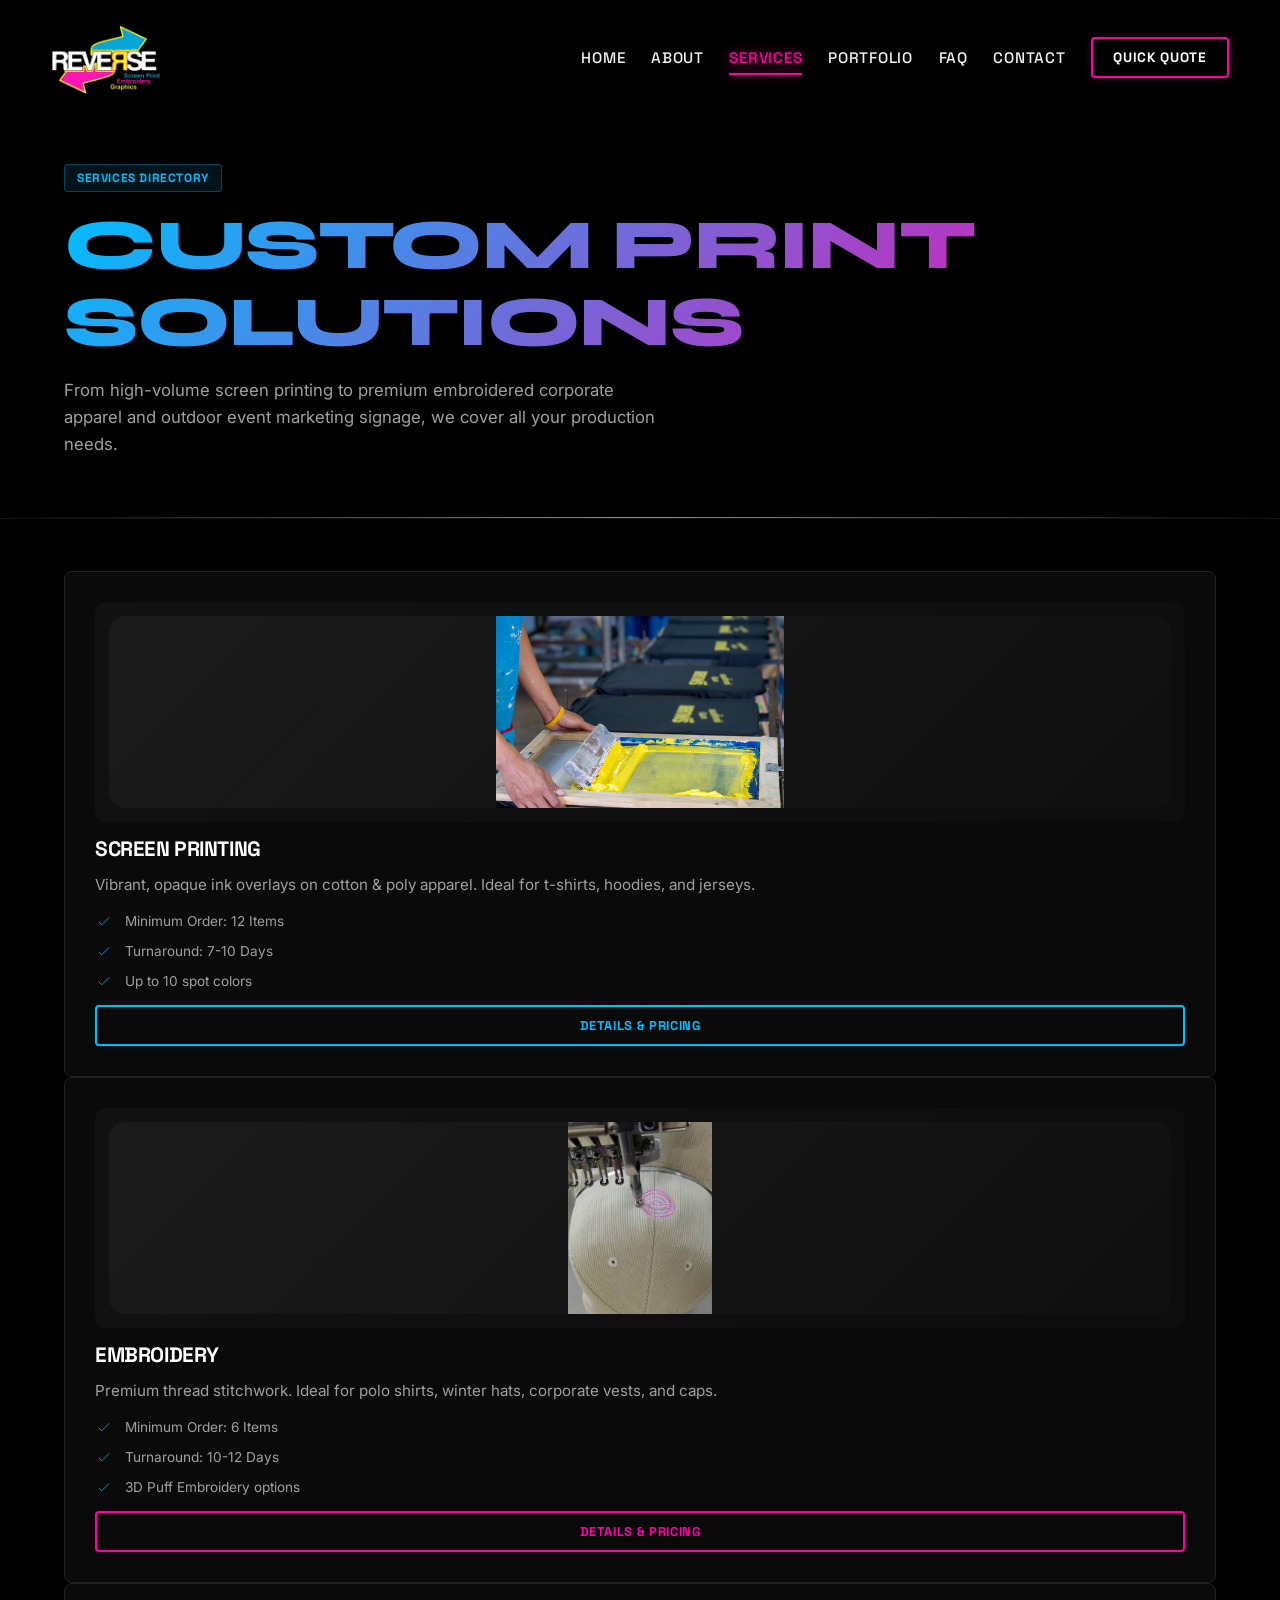
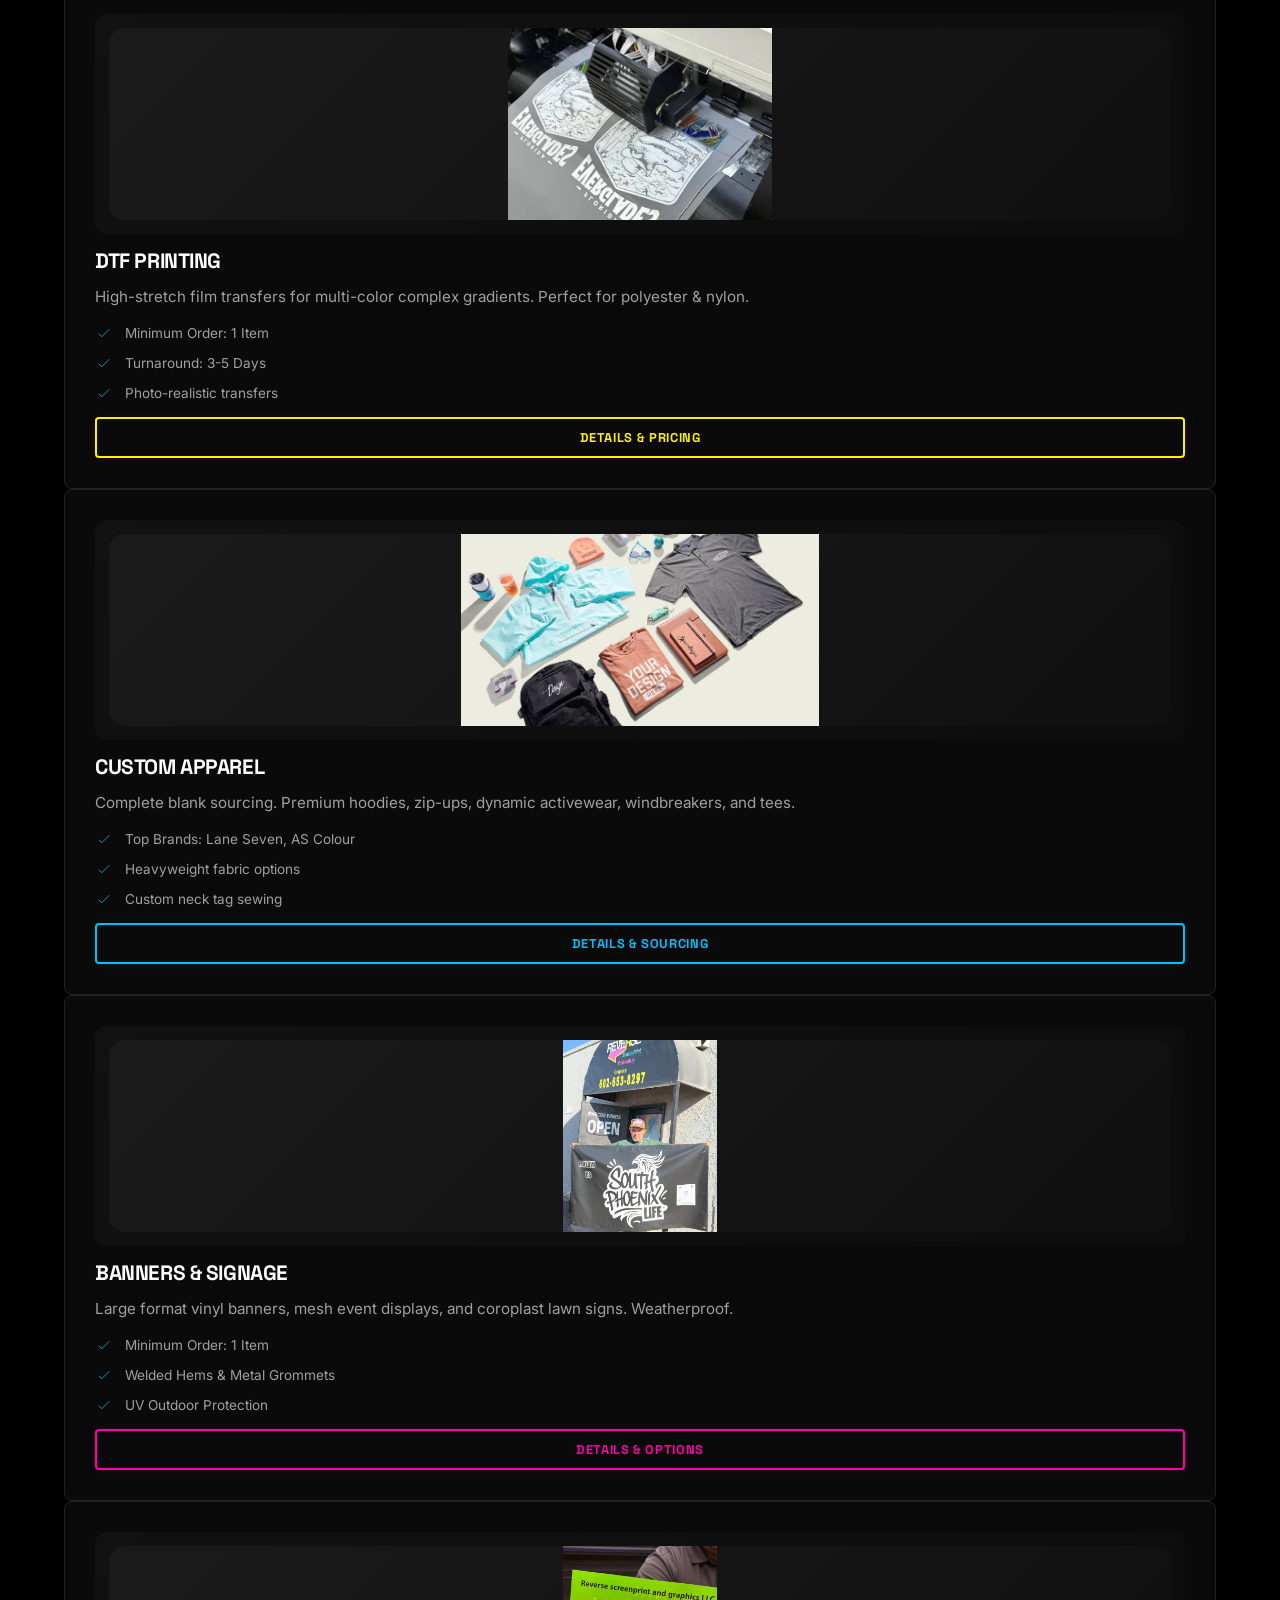
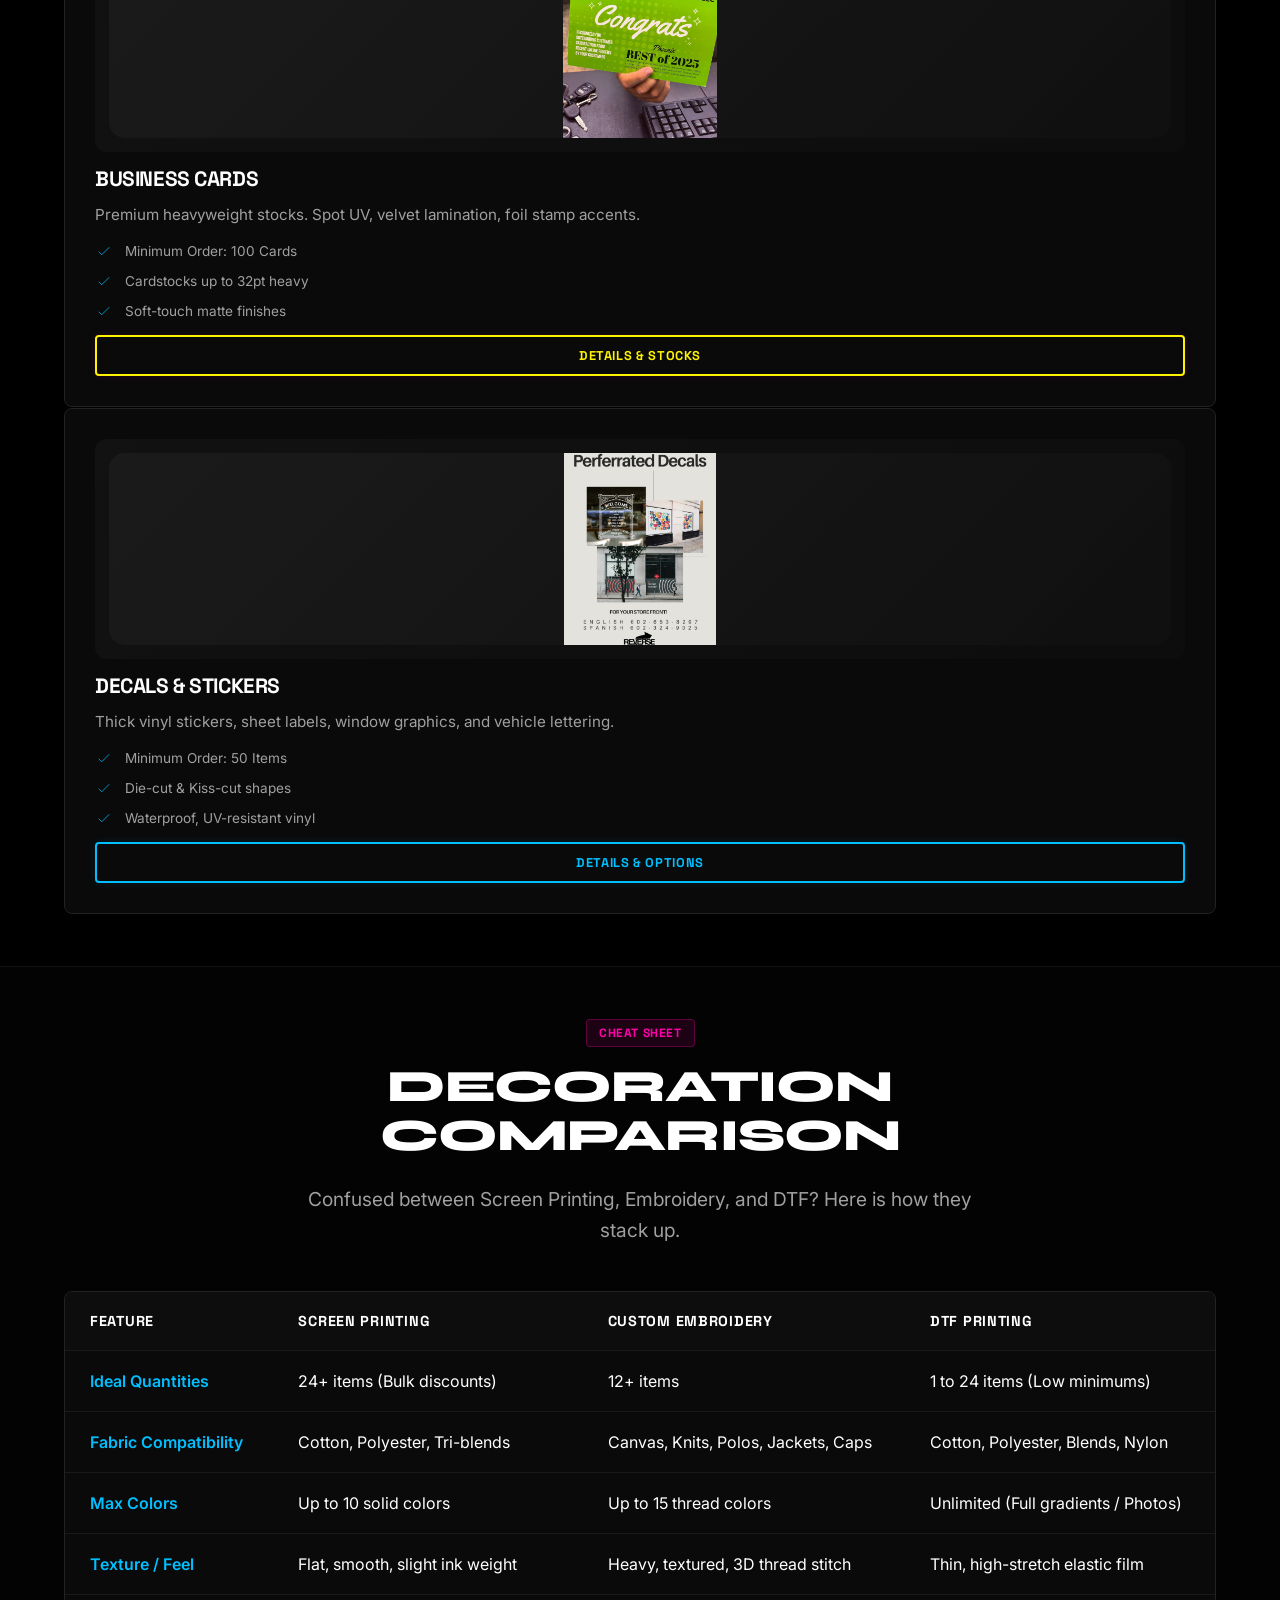
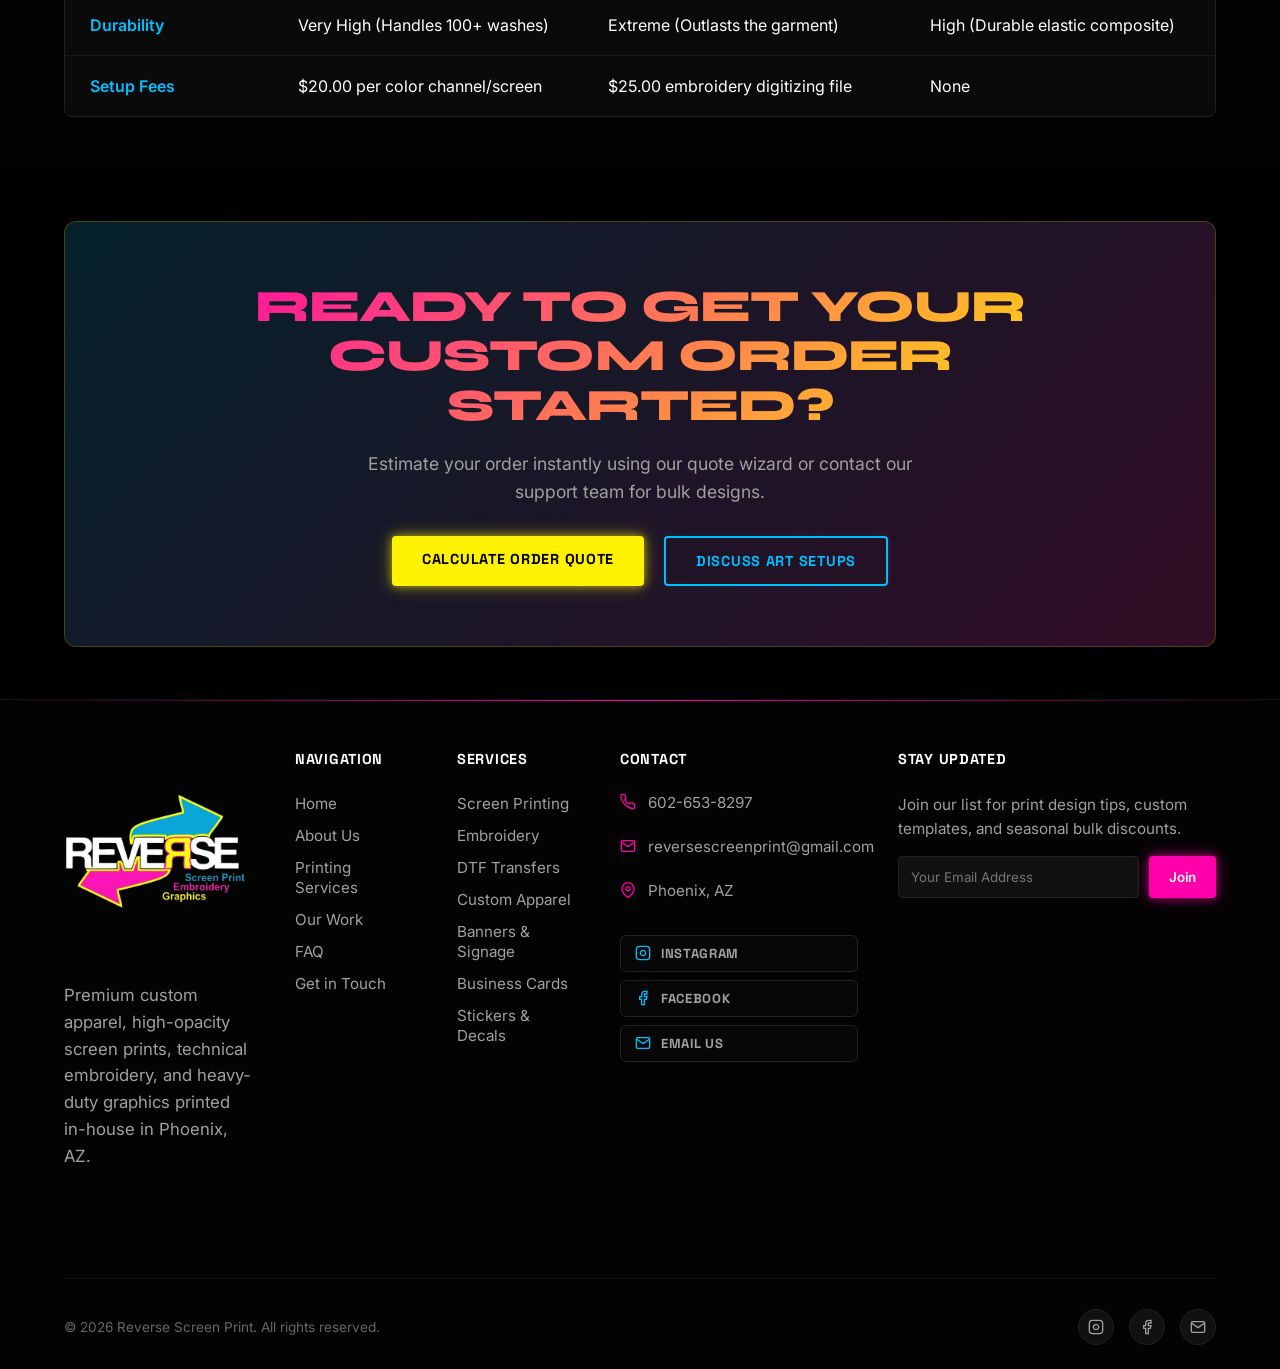
<file: services.html>
﻿<!DOCTYPE html>
<html lang="en">
<head>
  <meta charset="UTF-8">
  <meta name="viewport" content="width=device-width, initial-scale=1.0">
  <meta name="description" content="Explore custom screen printing, embroidery, DTF transfers, vinyl banners, decals, stickers, and business cards at Reverse Screen Print.">
  <title>Services | Reverse Screen Print</title>
  <link rel="icon" type="image/png" href="assets/Main-LOGO.png">
  <link rel="stylesheet" href="style.css">
</head>
<body>

  <!-- Header & Navigation -->
  <header>
    <div class="nav-container">
      <a href="index.html" class="logo-link" aria-label="Reverse Screen Print Logo">
        <img src="assets/Main-LOGO.png" alt="Reverse Screen Print logo" class="site-logo">
      </a>

      <button class="menu-toggle" aria-label="Toggle Navigation menu" aria-expanded="false">
        <span></span>
        <span></span>
        <span></span>
      </button>

      <nav class="nav-menu-wrapper">
        <ul class="nav-menu">
          <li class="nav-item"><a href="index.html" class="nav-link">Home</a></li>
          <li class="nav-item"><a href="about.html" class="nav-link">About</a></li>
          <li class="nav-item dropdown">
            <a href="services.html" class="nav-link">Services</a>
            <ul class="dropdown-menu">
              <li class="dropdown-item"><a href="screen-printing.html" class="dropdown-link">Screen Printing</a></li>
              <li class="dropdown-item"><a href="embroidery.html" class="dropdown-link">Embroidery</a></li>
              <li class="dropdown-item"><a href="dtf-printing.html" class="dropdown-link">DTF Printing</a></li>
              <li class="dropdown-item"><a href="custom-apparel.html" class="dropdown-link">Custom Apparel</a></li>
              <li class="dropdown-item"><a href="banners.html" class="dropdown-link">Banners & Signage</a></li>
              <li class="dropdown-item"><a href="business-cards.html" class="dropdown-link">Business Cards</a></li>
              <li class="dropdown-item"><a href="decals.html" class="dropdown-link">Decals & Stickers</a></li>
            </ul>
          </li>
          <li class="nav-item"><a href="portfolio.html" class="nav-link">Portfolio</a></li>
          <li class="nav-item"><a href="faq.html" class="nav-link">FAQ</a></li>
          <li class="nav-item"><a href="contact.html" class="nav-link">Contact</a></li>
          <li class="nav-item nav-cta-wrapper"><a href="quote.html" class="nav-cta">Quick Quote</a></li>
        </ul>
      </nav>
    </div>
  </header>

  <!-- Main Content -->
  <main>
    <!-- Page Header banner -->
    <section class="service-header">
      <div class="container" style="padding: 20px 0;">
        <span class="feature-badge badge-cyan">Services Directory</span>
        <h1 class="text-gradient-cyan-magenta">Custom Print Solutions</h1>
        <p style="max-width: 600px; margin-top: 15px;">
          From high-volume screen printing to premium embroidered corporate apparel and outdoor event marketing signage, we cover all your production needs.
        </p>
      </div>
    </section>

    <!-- Services Grid List -->
    <section class="container">
      <div class="grid-3">
        <!-- 1. Screen Printing -->
        <div class="card cyan-hover">
          <div class="service-card-media">
            <img src="assets/Screen-Printing-img.jpg" alt="Screen printing project" class="service-card-image">
          </div>
          <h3 style="margin-bottom: 12px; font-size: 1.3rem;">Screen Printing</h3>
          <p style="font-size: 0.95rem; margin-bottom: 15px;">
            Vibrant, opaque ink overlays on cotton & poly apparel. Ideal for t-shirts, hoodies, and jerseys.
          </p>
          <ul class="service-options-list" style="margin: 15px 0; font-size: 0.85rem;">
            <li><svg fill="none" stroke="currentColor" viewBox="0 0 24 24"><path d="M5 13l4 4L19 7"/></svg> Minimum Order: 12 Items</li>
            <li><svg fill="none" stroke="currentColor" viewBox="0 0 24 24"><path d="M5 13l4 4L19 7"/></svg> Turnaround: 7-10 Days</li>
            <li><svg fill="none" stroke="currentColor" viewBox="0 0 24 24"><path d="M5 13l4 4L19 7"/></svg> Up to 10 spot colors</li>
          </ul>
          <a href="screen-printing.html" class="btn btn-outline-cyan" style="width: 100%; font-size: 0.8rem; padding: 10px 0;">Details & Pricing</a>
        </div>

        <!-- 2. Custom Embroidery -->
        <div class="card magenta-hover">
          <div class="service-card-media">
            <img src="assets/Embrodery-img.jpg" alt="Embroidery project" class="service-card-image">
          </div>
          <h3 style="margin-bottom: 12px; font-size: 1.3rem;">Embroidery</h3>
          <p style="font-size: 0.95rem; margin-bottom: 15px;">
            Premium thread stitchwork. Ideal for polo shirts, winter hats, corporate vests, and caps.
          </p>
          <ul class="service-options-list" style="margin: 15px 0; font-size: 0.85rem;">
            <li><svg fill="none" stroke="var(--secondary)" viewBox="0 0 24 24"><path d="M5 13l4 4L19 7"/></svg> Minimum Order: 6 Items</li>
            <li><svg fill="none" stroke="var(--secondary)" viewBox="0 0 24 24"><path d="M5 13l4 4L19 7"/></svg> Turnaround: 10-12 Days</li>
            <li><svg fill="none" stroke="var(--secondary)" viewBox="0 0 24 24"><path d="M5 13l4 4L19 7"/></svg> 3D Puff Embroidery options</li>
          </ul>
          <a href="embroidery.html" class="btn btn-outline-magenta" style="width: 100%; font-size: 0.8rem; padding: 10px 0;">Details & Pricing</a>
        </div>

        <!-- 3. DTF Printing -->
        <div class="card yellow-hover">
          <div class="service-card-media">
            <img src="assets/DTF-img.jpg" alt="DTF transfer printing" class="service-card-image">
          </div>
          <h3 style="margin-bottom: 12px; font-size: 1.3rem;">DTF Printing</h3>
          <p style="font-size: 0.95rem; margin-bottom: 15px;">
            High-stretch film transfers for multi-color complex gradients. Perfect for polyester & nylon.
          </p>
          <ul class="service-options-list" style="margin: 15px 0; font-size: 0.85rem;">
            <li><svg fill="none" stroke="var(--accent)" viewBox="0 0 24 24"><path d="M5 13l4 4L19 7"/></svg> Minimum Order: 1 Item</li>
            <li><svg fill="none" stroke="var(--accent)" viewBox="0 0 24 24"><path d="M5 13l4 4L19 7"/></svg> Turnaround: 3-5 Days</li>
            <li><svg fill="none" stroke="var(--accent)" viewBox="0 0 24 24"><path d="M5 13l4 4L19 7"/></svg> Photo-realistic transfers</li>
          </ul>
          <a href="dtf-printing.html" class="btn btn-outline-magenta" style="border-color:var(--accent); color:var(--accent); width: 100%; font-size: 0.8rem; padding: 10px 0;">Details & Pricing</a>
        </div>

        <!-- 4. Custom Apparel Sourcing -->
        <div class="card cyan-hover">
          <div class="service-card-media">
            <img src="assets/Custom-Apperal-img.jpg" alt="Custom apparel sourcing" class="service-card-image">
          </div>
          <h3 style="margin-bottom: 12px; font-size: 1.3rem;">Custom Apparel</h3>
          <p style="font-size: 0.95rem; margin-bottom: 15px;">
            Complete blank sourcing. Premium hoodies, zip-ups, dynamic activewear, windbreakers, and tees.
          </p>
          <ul class="service-options-list" style="margin: 15px 0; font-size: 0.85rem;">
            <li><svg fill="none" stroke="currentColor" viewBox="0 0 24 24"><path d="M5 13l4 4L19 7"/></svg> Top Brands: Lane Seven, AS Colour</li>
            <li><svg fill="none" stroke="currentColor" viewBox="0 0 24 24"><path d="M5 13l4 4L19 7"/></svg> Heavyweight fabric options</li>
            <li><svg fill="none" stroke="currentColor" viewBox="0 0 24 24"><path d="M5 13l4 4L19 7"/></svg> Custom neck tag sewing</li>
          </ul>
          <a href="custom-apparel.html" class="btn btn-outline-cyan" style="width: 100%; font-size: 0.8rem; padding: 10px 0;">Details & Sourcing</a>
        </div>

        <!-- 5. Banners & Signage -->
        <div class="card magenta-hover">
          <div class="service-card-media">
            <img src="assets/Banner1.jpg" alt="Banner and sign production" class="service-card-image">
          </div>
          <h3 style="margin-bottom: 12px; font-size: 1.3rem;">Banners & Signage</h3>
          <p style="font-size: 0.95rem; margin-bottom: 15px;">
            Large format vinyl banners, mesh event displays, and coroplast lawn signs. Weatherproof.
          </p>
          <ul class="service-options-list" style="margin: 15px 0; font-size: 0.85rem;">
            <li><svg fill="none" stroke="var(--secondary)" viewBox="0 0 24 24"><path d="M5 13l4 4L19 7"/></svg> Minimum Order: 1 Item</li>
            <li><svg fill="none" stroke="var(--secondary)" viewBox="0 0 24 24"><path d="M5 13l4 4L19 7"/></svg> Welded Hems & Metal Grommets</li>
            <li><svg fill="none" stroke="var(--secondary)" viewBox="0 0 24 24"><path d="M5 13l4 4L19 7"/></svg> UV Outdoor Protection</li>
          </ul>
          <a href="banners.html" class="btn btn-outline-magenta" style="width: 100%; font-size: 0.8rem; padding: 10px 0;">Details & Options</a>
        </div>

        <!-- 6. Business Cards -->
        <div class="card yellow-hover">
          <div class="service-card-media">
            <img src="assets/Bussiness-Cards.jpg" alt="Business cards printing" class="service-card-image">
          </div>
          <h3 style="margin-bottom: 12px; font-size: 1.3rem;">Business Cards</h3>
          <p style="font-size: 0.95rem; margin-bottom: 15px;">
            Premium heavyweight stocks. Spot UV, velvet lamination, foil stamp accents.
          </p>
          <ul class="service-options-list" style="margin: 15px 0; font-size: 0.85rem;">
            <li><svg fill="none" stroke="var(--accent)" viewBox="0 0 24 24"><path d="M5 13l4 4L19 7"/></svg> Minimum Order: 100 Cards</li>
            <li><svg fill="none" stroke="var(--accent)" viewBox="0 0 24 24"><path d="M5 13l4 4L19 7"/></svg> Cardstocks up to 32pt heavy</li>
            <li><svg fill="none" stroke="var(--accent)" viewBox="0 0 24 24"><path d="M5 13l4 4L19 7"/></svg> Soft-touch matte finishes</li>
          </ul>
          <a href="business-cards.html" class="btn btn-outline-magenta" style="border-color:var(--accent); color:var(--accent); width: 100%; font-size: 0.8rem; padding: 10px 0;">Details & Stocks</a>
        </div>

        <!-- 7. Decals & Stickers -->
        <div class="card cyan-hover">
          <div class="service-card-media">
            <img src="assets/Decals-img.jpg" alt="Decal and sticker production" class="service-card-image">
          </div>
          <h3 style="margin-bottom: 12px; font-size: 1.3rem;">Decals & Stickers</h3>
          <p style="font-size: 0.95rem; margin-bottom: 15px;">
            Thick vinyl stickers, sheet labels, window graphics, and vehicle lettering.
          </p>
          <ul class="service-options-list" style="margin: 15px 0; font-size: 0.85rem;">
            <li><svg fill="none" stroke="currentColor" viewBox="0 0 24 24"><path d="M5 13l4 4L19 7"/></svg> Minimum Order: 50 Items</li>
            <li><svg fill="none" stroke="currentColor" viewBox="0 0 24 24"><path d="M5 13l4 4L19 7"/></svg> Die-cut & Kiss-cut shapes</li>
            <li><svg fill="none" stroke="currentColor" viewBox="0 0 24 24"><path d="M5 13l4 4L19 7"/></svg> Waterproof, UV-resistant vinyl</li>
          </ul>
          <a href="decals.html" class="btn btn-outline-cyan" style="width: 100%; font-size: 0.8rem; padding: 10px 0;">Details & Options</a>
        </div>
      </div>
    </section>

    <!-- Printing Method Comparison Table Section -->
    <section style="background: #030303; border-top: 1px solid #111;">
      <div class="container">
        <div class="section-header">
          <span class="feature-badge badge-magenta">Cheat Sheet</span>
          <h2>Decoration Comparison</h2>
          <p>Confused between Screen Printing, Embroidery, and DTF? Here is how they stack up.</p>
        </div>

        <div class="compare-container">
          <table class="compare-table">
            <thead>
              <tr>
                <th>Feature</th>
                <th>Screen Printing</th>
                <th>Custom Embroidery</th>
                <th>DTF Printing</th>
              </tr>
            </thead>
            <tbody>
              <tr>
                <td class="compare-highlight">Ideal Quantities</td>
                <td>24+ items (Bulk discounts)</td>
                <td>12+ items</td>
                <td>1 to 24 items (Low minimums)</td>
              </tr>
              <tr>
                <td class="compare-highlight">Fabric Compatibility</td>
                <td>Cotton, Polyester, Tri-blends</td>
                <td>Canvas, Knits, Polos, Jackets, Caps</td>
                <td>Cotton, Polyester, Blends, Nylon</td>
              </tr>
              <tr>
                <td class="compare-highlight">Max Colors</td>
                <td>Up to 10 solid colors</td>
                <td>Up to 15 thread colors</td>
                <td>Unlimited (Full gradients / Photos)</td>
              </tr>
              <tr>
                <td class="compare-highlight">Texture / Feel</td>
                <td>Flat, smooth, slight ink weight</td>
                <td>Heavy, textured, 3D thread stitch</td>
                <td>Thin, high-stretch elastic film</td>
              </tr>
              <tr>
                <td class="compare-highlight">Durability</td>
                <td>Very High (Handles 100+ washes)</td>
                <td>Extreme (Outlasts the garment)</td>
                <td>High (Durable elastic composite)</td>
              </tr>
              <tr>
                <td class="compare-highlight">Setup Fees</td>
                <td>$20.00 per color channel/screen</td>
                <td>$25.00 embroidery digitizing file</td>
                <td>None</td>
              </tr>
            </tbody>
          </table>
        </div>
      </div>
    </section>

    <!-- Custom Quote CTA -->
    <section class="container">
      <div class="neon-cta-box" style="border-color: rgba(255, 242, 0, 0.25);">
        <h2 class="text-gradient-magenta-yellow" style="margin-bottom: 20px;">Ready to Get Your Custom Order Started?</h2>
        <p style="max-width: 600px; margin: 0 auto 30px auto; font-size: 1.1rem;">
          Estimate your order instantly using our quote wizard or contact our support team for bulk designs.
        </p>
        <div class="btn-group" style="justify-content: center;">
          <a href="quote.html" class="btn btn-yellow">Calculate Order Quote</a>
          <a href="contact.html" class="btn btn-outline-cyan">Discuss Art Setups</a>
        </div>
      </div>
    </section>
  </main>
  <!-- Footer Section -->
  <footer>
    <div class="footer-grid container" style="padding: 0 0 48px 0;">

      <!-- Col 1: Logo & Tagline -->
      <div class="footer-info">
        <a href="index.html" class="footer-logo" aria-label="Reverse Screen Print Home" style="display:inline-block;margin-bottom:20px;">
          <img src="assets/Main-LOGO.png" alt="Reverse Screen Print logo" class="footer-logo-image">
        </a>
        <p>Premium custom apparel, high-opacity screen prints, technical embroidery, and heavy-duty graphics printed in-house in Phoenix, AZ.</p>
      </div>

      <!-- Col 2: Navigation -->
      <div>
        <h4 class="footer-title">Navigation</h4>
        <ul class="footer-links">
          <li><a href="index.html">Home</a></li>
          <li><a href="about.html">About Us</a></li>
          <li><a href="services.html">Printing Services</a></li>
          <li><a href="portfolio.html">Our Work</a></li>
          <li><a href="faq.html">FAQ</a></li>
          <li><a href="contact.html">Get in Touch</a></li>
        </ul>
      </div>

      <!-- Col 3: Services -->
      <div>
        <h4 class="footer-title">Services</h4>
        <ul class="footer-links">
          <li><a href="screen-printing.html">Screen Printing</a></li>
          <li><a href="embroidery.html">Embroidery</a></li>
          <li><a href="dtf-printing.html">DTF Transfers</a></li>
          <li><a href="custom-apparel.html">Custom Apparel</a></li>
          <li><a href="banners.html">Banners &amp; Signage</a></li>
          <li><a href="business-cards.html">Business Cards</a></li>
          <li><a href="decals.html">Stickers &amp; Decals</a></li>
        </ul>
      </div>

      <!-- Col 4: Contact -->
      <div>
        <h4 class="footer-title">Contact</h4>
        <ul class="footer-contact-list">
          <li class="footer-contact-item">
            <svg width="16" height="16" fill="none" stroke="currentColor" stroke-width="2" viewBox="0 0 24 24" aria-hidden="true"><path d="M22 16.92v3a2 2 0 0 1-2.18 2 19.79 19.79 0 0 1-8.63-3.07A19.5 19.5 0 0 1 4.36 12 19.79 19.79 0 0 1 1.21 3.4 2 2 0 0 1 3.18 1h3a2 2 0 0 1 2 1.72c.127.96.361 1.903.7 2.81a2 2 0 0 1-.45 2.11L7.09 8.91a16 16 0 0 0 6 6l1.27-1.27a2 2 0 0 1 2.11-.45c.907.339 1.85.573 2.81.7A2 2 0 0 1 21 16z"/></svg>
            <a href="tel:+16026538297" aria-label="Call us">602-653-8297</a>
          </li>
          <li class="footer-contact-item">
            <svg width="16" height="16" fill="none" stroke="currentColor" stroke-width="2" viewBox="0 0 24 24" aria-hidden="true"><path d="M4 4h16c1.1 0 2 .9 2 2v12c0 1.1-.9 2-2 2H4c-1.1 0-2-.9-2-2V6c0-1.1.9-2 2-2z"/><polyline points="22,6 12,13 2,6"/></svg>
            <a href="mailto:reversescreenprint@gmail.com" aria-label="Email us">reversescreenprint@gmail.com</a>
          </li>
          <li class="footer-contact-item">
            <svg width="16" height="16" fill="none" stroke="currentColor" stroke-width="2" viewBox="0 0 24 24" aria-hidden="true"><path d="M21 10c0 7-9 13-9 13s-9-6-9-13a9 9 0 0 1 18 0z"/><circle cx="12" cy="10" r="3"/></svg>
            <span>Phoenix, AZ</span>
          </li>
        </ul>
        <div class="footer-social-stack">
          <a href="https://www.instagram.com/reverse_screenprint/" target="_blank" rel="noopener noreferrer" class="footer-social-pill" aria-label="Follow us on Instagram">
            <svg width="16" height="16" fill="none" stroke="currentColor" stroke-width="2" viewBox="0 0 24 24" aria-hidden="true"><rect x="2" y="2" width="20" height="20" rx="5" ry="5"/><path d="M16 11.37A4 4 0 1 1 12.63 8 4 4 0 0 1 16 11.37z"/><line x1="17.5" y1="6.5" x2="17.51" y2="6.5"/></svg>
            Instagram
          </a>
          <a href="https://www.facebook.com/reverse.screenprint/" target="_blank" rel="noopener noreferrer" class="footer-social-pill" aria-label="Follow us on Facebook">
            <svg width="16" height="16" fill="none" stroke="currentColor" stroke-width="2" viewBox="0 0 24 24" aria-hidden="true"><path d="M18 2h-3a5 5 0 0 0-5 5v3H7v4h3v8h4v-8h3l1-4h-4V7a1 1 0 0 1 1-1h3z"/></svg>
            Facebook
          </a>
          <a href="mailto:reversescreenprint@gmail.com" class="footer-social-pill" aria-label="Email us">
            <svg width="16" height="16" fill="none" stroke="currentColor" stroke-width="2" viewBox="0 0 24 24" aria-hidden="true"><path d="M4 4h16c1.1 0 2 .9 2 2v12c0 1.1-.9 2-2 2H4c-1.1 0-2-.9-2-2V6c0-1.1.9-2 2-2z"/><polyline points="22,6 12,13 2,6"/></svg>
            Email Us
          </a>
        </div>
      </div>

      <!-- Col 5: Newsletter -->
      <div>
        <h4 class="footer-title">Stay Updated</h4>
        <p class="footer-newsletter-text">Join our list for print design tips, custom templates, and seasonal bulk discounts.</p>
        <form class="newsletter-form">
          <input type="email" class="newsletter-input" placeholder="Your Email Address" aria-label="Newsletter email" required>
          <button type="submit" class="newsletter-btn" aria-label="Subscribe button">Join</button>
        </form>
      </div>

    </div>

    <!-- Footer Bottom Bar -->
    <div class="container" style="padding: 0;">
      <div class="footer-bottom">
        <div>&copy; 2026 Reverse Screen Print. All rights reserved.</div>
        <div class="footer-socials">
          <a href="https://www.instagram.com/reverse_screenprint/" target="_blank" rel="noopener noreferrer" class="footer-social-link" aria-label="Follow us on Instagram">
            <svg width="16" height="16" fill="none" stroke="currentColor" stroke-width="2" viewBox="0 0 24 24"><rect x="2" y="2" width="20" height="20" rx="5" ry="5"/><path d="M16 11.37A4 4 0 1 1 12.63 8 4 4 0 0 1 16 11.37z"/><line x1="17.5" y1="6.5" x2="17.51" y2="6.5"/></svg>
          </a>
          <a href="https://www.facebook.com/reverse.screenprint/" target="_blank" rel="noopener noreferrer" class="footer-social-link" aria-label="Follow us on Facebook">
            <svg width="16" height="16" fill="none" stroke="currentColor" stroke-width="2" viewBox="0 0 24 24"><path d="M18 2h-3a5 5 0 0 0-5 5v3H7v4h3v8h4v-8h3l1-4h-4V7a1 1 0 0 1 1-1h3z"/></svg>
          </a>
          <a href="mailto:reversescreenprint@gmail.com" class="footer-social-link" aria-label="Email us">
            <svg width="16" height="16" fill="none" stroke="currentColor" stroke-width="2" viewBox="0 0 24 24"><path d="M4 4h16c1.1 0 2 .9 2 2v12c0 1.1-.9 2-2 2H4c-1.1 0-2-.9-2-2V6c0-1.1.9-2 2-2z"/><polyline points="22,6 12,13 2,6"/></svg>
          </a>
        </div>
      </div>
    </div>
  </footer>

  <script src="script.js"></script>
  <button id="scroll-top-btn" class="scroll-top-btn" aria-label="Scroll to top">↑</button>
</body>
</html>
</file>
<file: style.css>
/* 
 * Reverse Screen Print - Design System & Stylesheet
 * Colors: Black (#000000), Cyan (#00BFFF), Magenta (#FF00AA), Yellow (#FFF200)
 */

@import url('https://fonts.googleapis.com/css2?family=Inter:wght@300;400;500;600;700&family=Space+Grotesk:wght@500;700&family=Syne:wght@700;800&display=swap');

:root {
  --bg: #000000;
  --bg-card: #0a0a0a;
  --bg-input: #121212;
  --primary: #00BFFF; /* Cyan */
  --secondary: #FF00AA; /* Magenta */
  --accent: #FFF200; /* Yellow */
  --text-main: #FFFFFF;
  --text-muted: #A0A0A0;
  --text-dark: #666666;
  --border-color: #222222;
  
  --font-heading: 'Syne', sans-serif;
  --font-subheading: 'Space Grotesk', sans-serif;
  --font-body: 'Inter', sans-serif;
  
  --glow-cyan: 0 0 10px rgba(0, 191, 255, 0.6), 0 0 20px rgba(0, 191, 255, 0.3);
  --glow-magenta: 0 0 10px rgba(255, 0, 170, 0.6), 0 0 20px rgba(255, 0, 170, 0.3);
  --glow-yellow: 0 0 10px rgba(255, 242, 0, 0.6), 0 0 20px rgba(255, 242, 0, 0.3);
  
  --transition-fast: 0.2s ease;
  --transition-medium: 0.4s cubic-bezier(0.16, 1, 0.3, 1);
}

/* Base Resets */
*, *::before, *::after {
  box-sizing: border-box;
  margin: 0;
  padding: 0;
}

html {
  scroll-behavior: smooth;
  background-color: var(--bg);
  color: var(--text-main);
  font-family: var(--font-body);
  font-size: 16px;
  -webkit-font-smoothing: antialiased;
}

body {
  min-height: 100vh;
  display: flex;
  flex-direction: column;
  overflow-x: hidden;
}

img, svg {
  max-width: 100%;
  height: auto;
  display: block;
}

a {
  color: inherit;
  text-decoration: none;
  transition: color var(--transition-fast);
}

.site-logo,
.hero-logo,
.footer-logo-image {
  display: block;
  height: auto;
  object-fit: contain;
}

.site-logo {
  width: clamp(96px, 9vw, 124px);
  max-width: 124px;
  padding: 0;
  margin: 0;
}

.hero-logo {
  width: min(100%, 320px);
  max-width: 320px;
}

.footer-logo-image {
  width: min(100%, 220px);
  max-width: 220px;
}

.hero-image,
.page-hero-image,
.section-image,
.media-card-image,
.service-card-image,
.gallery-image,
.contact-asset-image,
.service-visual-image {
  width: 100%;
  height: 100%;
  object-fit: contain;
  object-position: center;
  display: block;
  border-radius: 16px;
  background: linear-gradient(135deg, rgba(255,255,255,0.04), rgba(255,255,255,0.01));
}

.image-card,
.service-media-card,
.about-media-card {
  position: relative;
  overflow: hidden;
  border-radius: 16px;
  border: 1px solid rgba(255,255,255,0.08);
  background: rgba(255,255,255,0.02);
  box-shadow: 0 14px 35px rgba(0,0,0,0.24);
}

.hero-image {
  min-height: 320px;
}

.page-hero-image,
.section-image {
  height: clamp(320px, 48vw, 480px);
}

.media-card-image {
  height: clamp(220px, 32vw, 280px);
}

.service-card-media,
.about-media-card {
  display: flex;
  align-items: center;
  justify-content: center;
  padding: 14px;
  border-radius: 12px;
  overflow: hidden;
  margin-bottom: 16px;
  background: linear-gradient(135deg, rgba(255,255,255,0.03), rgba(255,255,255,0.01));
}

.service-card-media {
  height: clamp(180px, 24vw, 220px);
}

.service-card-media img,
.about-media-card img {
  width: 100%;
  height: 100%;
  object-fit: contain;
  object-position: center;
  display: block;
}

.gallery-image {
  aspect-ratio: 4 / 3;
}

.faq-hero {
  background-size: cover;
  background-position: center;
  background-repeat: no-repeat;
}

.logo-link,
.footer-logo {
  display: inline-flex;
  align-items: center;
  justify-content: center;
}

button, input, select, textarea {
  font-family: inherit;
  color: inherit;
  background: none;
  border: none;
}

button {
  cursor: pointer;
}

.scroll-top-btn {
  position: fixed;
  right: 24px;
  bottom: 24px;
  width: 48px;
  height: 48px;
  border-radius: 50%;
  border: 1px solid rgba(0, 191, 255, 0.35);
  background: rgba(0, 0, 0, 0.8);
  color: var(--primary);
  font-size: 1.1rem;
  box-shadow: var(--glow-cyan);
  z-index: 1800;
  opacity: 0;
  pointer-events: none;
  transform: translateY(12px);
  transition: all var(--transition-medium);
}

.scroll-top-btn.visible {
  opacity: 1;
  pointer-events: auto;
  transform: translateY(0);
}

.scroll-top-btn:hover {
  background: var(--primary);
  color: #000;
}

.form-status {
  margin-bottom: 16px;
  padding: 12px 14px;
  border: 1px solid rgba(255, 0, 170, 0.25);
  border-radius: 6px;
  background: rgba(255, 0, 170, 0.07);
  color: #fff;
  font-size: 0.95rem;
}

.form-success {
  padding: 24px;
  border: 1px solid rgba(0, 191, 255, 0.25);
  border-radius: 8px;
  background: rgba(0, 191, 255, 0.06);
  box-shadow: var(--glow-cyan);
}

.field-error {
  display: block;
  margin-top: 8px;
  font-size: 0.8rem;
  color: #ff7b7b;
}

.form-control.is-invalid {
  border-color: #ff7b7b;
  box-shadow: 0 0 0 1px rgba(255, 123, 123, 0.35);
}

/* Custom Scrollbar */
::-webkit-scrollbar {
  width: 10px;
}
::-webkit-scrollbar-track {
  background: var(--bg);
}
::-webkit-scrollbar-thumb {
  background: #1a1a1a;
  border: 2px solid var(--bg);
  border-radius: 5px;
}
::-webkit-scrollbar-thumb:hover {
  background: var(--primary);
  box-shadow: 0 0 8px var(--primary);
}

/* Typography & Neon Utilities */
h1, h2, h3, h4, h5, h6 {
  font-family: var(--font-heading);
  font-weight: 800;
  text-transform: uppercase;
  letter-spacing: -0.02em;
  line-height: 1.1;
}

h1 {
  font-size: clamp(2.5rem, 6vw, 4.5rem);
}

h2 {
  font-size: clamp(2rem, 4vw, 3rem);
  margin-bottom: 1.5rem;
}

h3 {
  font-size: clamp(1.5rem, 2.5vw, 2rem);
  font-family: var(--font-subheading);
  font-weight: 700;
}

p {
  color: var(--text-muted);
  line-height: 1.6;
  font-size: 1.05rem;
}

.text-gradient-cyan-magenta {
  background: linear-gradient(135deg, var(--primary), var(--secondary));
  -webkit-background-clip: text;
  -webkit-text-fill-color: transparent;
}

.text-gradient-magenta-yellow {
  background: linear-gradient(135deg, var(--secondary), var(--accent));
  -webkit-background-clip: text;
  -webkit-text-fill-color: transparent;
}

.neon-cyan {
  color: var(--primary);
  text-shadow: var(--glow-cyan);
}

.neon-magenta {
  color: var(--secondary);
  text-shadow: var(--glow-magenta);
}

.neon-yellow {
  color: var(--accent);
  text-shadow: var(--glow-yellow);
}

/* Layout Utilities */
.container {
  width: 90%;
  max-width: 1200px;
  margin: 0 auto;
  padding: 52px 0;
}

.section-header {
  text-align: center;
  max-width: 700px;
  margin: 0 auto 32px auto;
}

.section-header p {
  font-size: 1.2rem;
  margin-top: 10px;
}

.fade-in-section {
  opacity: 0;
  transform: translateY(24px);
  transition: opacity 0.7s ease, transform 0.7s ease;
}

.fade-in-section.is-visible {
  opacity: 1;
  transform: translateY(0);
}

.grid-2 {
  display: grid;
  display: grid;
  grid-template-columns: repeat(3, 1fr);
  gap: 30px;
}

.grid-4 {
  display: grid;
  grid-template-columns: repeat(4, 1fr);
  gap: 20px;
}

@media (max-width: 992px) {
  .grid-3, .grid-4 {
    grid-template-columns: repeat(2, 1fr);
  }
}

@media (max-width: 768px) {
  .grid-2, .grid-3, .grid-4 {
    grid-template-columns: 1fr;
  }
  .container {
    padding: 40px 0;
  }
}

/* Header & Sticky Navbar */
header {
  position: fixed;
  top: 0;
  left: 0;
  width: 100%;
  z-index: 9999;
  transition: background-color 0.3s ease, box-shadow 0.3s ease, border-color 0.3s ease;
  border-bottom: 1px solid transparent;
  padding: 0;
  background-color: transparent;
  box-shadow: none;
}

header.scrolled {
  background-color: #000000;
  border-bottom: 1px solid rgba(255, 255, 255, 0.08);
  box-shadow: 0 8px 24px rgba(0, 0, 0, 0.28);
  padding: 0;
}

.nav-container {
  width: min(92%, 1200px);
  min-height: 80px;
  margin: 0 auto;
  display: flex;
  align-items: center;
  justify-content: space-between;
  gap: 20px;
  padding: 0;
  overflow: visible;
}

.logo-link {
  display: inline-flex;
  align-items: center;
  justify-content: flex-start;
  padding: 0;
  margin: 0;
  flex: 0 0 auto;
}

/* Desktop Navigation Links */
.nav-menu {
  display: flex;
  align-items: center;
  justify-content: center;
  gap: clamp(16px, 2vw, 28px);
  list-style: none;
  margin: 0 auto;
  padding: 0;
  flex: 1 1 auto;
}

.nav-cta-wrapper {
  margin-left: auto;
  flex: 0 0 auto;
}

.nav-item {
  position: relative;
}

.nav-link {
  font-family: var(--font-subheading);
  font-size: 0.95rem;
  font-weight: 500;
  text-transform: uppercase;
  letter-spacing: 0.05em;
  padding: 8px 0;
  display: block;
  color: rgba(255, 255, 255, 0.95);
}

.nav-link::after {
  content: '';
  position: absolute;
  bottom: 0;
  left: 0;
  width: 0;
  height: 2px;
  background: var(--primary);
  box-shadow: var(--glow-cyan);
  transition: width var(--transition-fast);
}

.nav-link:hover {
  color: var(--primary);
  text-shadow: var(--glow-cyan);
}

.nav-link:hover::after {
  width: 100%;
}

.nav-link.active {
  color: var(--secondary);
  text-shadow: var(--glow-magenta);
}

.nav-link.active::after {
  background: var(--secondary);
  box-shadow: var(--glow-magenta);
  width: 100%;
}

/* Dropdown Menu styling */
.dropdown {
  position: relative;
}

.dropdown-menu {
  position: absolute;
  top: 100%;
  left: 50%;
  transform: translateX(-50%) translateY(15px);
  background: #050505;
  border: 1px solid #1a1a1a;
  border-radius: 8px;
  padding: 10px 0;
  width: 230px;
  opacity: 0;
  visibility: hidden;
  box-shadow: 0 10px 30px rgba(0,0,0,0.8), 0 0 15px rgba(0, 191, 255, 0.05);
  transition: all var(--transition-medium);
  z-index: 10000;
  overflow: visible;
}

.dropdown-menu::before {
  content: '';
  position: absolute;
  top: -6px;
  left: 50%;
  transform: translateX(-50%) rotate(45deg);
  width: 10px;
  height: 10px;
  background: #050505;
  border-top: 1px solid #1a1a1a;
  border-left: 1px solid #1a1a1a;
}

.dropdown:hover .dropdown-menu {
  opacity: 1;
  visibility: visible;
  transform: translateX(-50%) translateY(5px);
  border-color: rgba(0, 191, 255, 0.3);
  box-shadow: 0 10px 30px rgba(0,0,0,0.8), 0 0 15px rgba(0, 191, 255, 0.15);
}

.dropdown-item {
  list-style: none;
}

.dropdown-link {
  display: block;
  padding: 10px 20px;
  font-family: var(--font-subheading);
  font-size: 0.85rem;
  text-transform: uppercase;
  letter-spacing: 0.05em;
  color: var(--text-muted);
  transition: all var(--transition-fast);
}

.dropdown-link:hover {
  color: var(--primary);
  background: rgba(0, 191, 255, 0.05);
  padding-left: 25px;
  text-shadow: var(--glow-cyan);
}

/* Call to Action Button in Nav */
.nav-cta {
  display: inline-block;
  padding: 10px 20px;
  font-family: var(--font-subheading);
  font-size: 0.85rem;
  font-weight: 700;
  text-transform: uppercase;
  letter-spacing: 0.05em;
  border: 2px solid var(--secondary);
  color: #ffffff;
  border-radius: 4px;
  box-shadow: 0 0 10px rgba(255, 0, 170, 0.2);
  transition: all var(--transition-fast);
}

.nav-cta:hover {
  background: var(--secondary);
  color: #000;
  box-shadow: var(--glow-magenta);
  transform: translateY(-2px);
}

/* Hamburger Menu Icon */
.menu-toggle {
  display: none;
  flex-direction: column;
  justify-content: space-between;
  width: 30px;
  height: 20px;
  cursor: pointer;
  z-index: 1001;
}

.menu-toggle span {
  width: 100%;
  height: 2px;
  background-color: #fff;
  transition: all var(--transition-medium);
}

/* Hamburger Transform when Active */
.menu-toggle.active span:nth-child(1) {
  transform: translateY(9px) rotate(45deg);
  background-color: var(--secondary);
}

.menu-toggle.active span:nth-child(2) {
  opacity: 0;
}

.menu-toggle.active span:nth-child(3) {
  transform: translateY(-9px) rotate(-45deg);
  background-color: var(--secondary);
}

/* Mobile Nav Drawer */
@media (max-width: 992px) {
  .nav-container {
    min-height: 74px;
  }

  .menu-toggle {
    display: flex;
    margin-left: auto; /* pin hamburger to the right edge */
    flex-shrink: 0;
  }
  
  .nav-menu {
    position: fixed;
    top: 0;
    right: -100%;
    width: 300px;
    height: 100vh;
    background: #050505;
    border-left: 1px solid #1a1a1a;
    flex-direction: column;
    align-items: flex-start;
    padding: 100px 40px 40px 40px;
    gap: 20px;
    transition: right var(--transition-medium);
    overflow-y: auto;
  }
  
  .nav-menu.active {
    right: 0;
    box-shadow: -10px 0 30px rgba(0,0,0,0.9), -5px 0 25px rgba(255, 0, 170, 0.15);
    border-color: rgba(255, 0, 170, 0.3);
  }
  
  .nav-item {
    width: 100%;
  }
  
  .nav-link {
    font-size: 1.2rem;
    padding: 12px 0;
  }
  
  /* Mobile services sub-menu toggle */
  .dropdown .dropdown-menu {
    position: static;
    transform: none !important;
    opacity: 1;
    visibility: visible;
    width: 100%;
    background: transparent;
    border: none;
    border-left: 2px solid #1a1a1a;
    border-radius: 0;
    margin-top: 5px;
    padding: 0 0 0 15px;
    box-shadow: none;
    max-height: 0;
    overflow: hidden;
    transition: max-height var(--transition-medium);
  }
  
  .dropdown.active .dropdown-menu {
    max-height: 400px;
  }
  
  .dropdown.active .dropdown-link {
    color: var(--text-main);
  }
  
  .dropdown-link {
    padding: 8px 0;
    font-size: 0.95rem;
  }
  
  .nav-cta-wrapper {
    width: 100%;
    margin-top: 20px;
  }
  
  .nav-cta {
    display: block;
    text-align: center;
  }
}

/* Global Buttons */
.btn {
  display: inline-block;
  padding: 14px 30px;
  font-family: var(--font-subheading);
  font-weight: 700;
  text-transform: uppercase;
  letter-spacing: 0.05em;
  font-size: 0.9rem;
  border-radius: 4px;
  transition: all var(--transition-fast);
  text-align: center;
}

.btn-cyan {
  background: var(--primary);
  color: #000000;
  box-shadow: var(--glow-cyan);
}

.btn-cyan:hover {
  background: #ffffff;
  color: #000000;
  box-shadow: 0 0 20px #ffffff;
  transform: translateY(-2px);
}

.btn-magenta {
  background: var(--secondary);
  color: #ffffff;
  box-shadow: var(--glow-magenta);
}

.btn-magenta:hover {
  background: #ffffff;
  color: #000000;
  box-shadow: 0 0 20px #ffffff;
  transform: translateY(-2px);
}

.btn-yellow {
  background: var(--accent);
  color: #000000;
  box-shadow: var(--glow-yellow);
}

.btn-yellow:hover {
  background: #ffffff;
  color: #000000;
  box-shadow: 0 0 20px #ffffff;
  transform: translateY(-2px);
}

.btn-outline-cyan {
  border: 2px solid var(--primary);
  color: var(--primary);
  box-shadow: 0 0 10px rgba(0, 191, 255, 0.1);
}

.btn-outline-cyan:hover {
  background: var(--primary);
  color: #000000;
  box-shadow: var(--glow-cyan);
  transform: translateY(-2px);
}

.btn-outline-magenta {
  border: 2px solid var(--secondary);
  color: var(--secondary);
  box-shadow: 0 0 10px rgba(255, 0, 170, 0.1);
}

.btn-outline-magenta:hover {
  background: var(--secondary);
  color: #ffffff;
  box-shadow: var(--glow-magenta);
  transform: translateY(-2px);
}

.btn-group {
  display: flex;
  gap: 20px;
  margin-top: 30px;
}

@media (max-width: 576px) {
  .btn-group {
    flex-direction: column;
    gap: 15px;
  }
  .btn {
    width: 100%;
  }
}

/* General Layout Elements */
main {
  flex-grow: 1;
  padding-top: 80px; /* Offset for sticky navbar */
}

/* Card Styling */
.card {
  background: var(--bg-card);
  border: 1px solid var(--border-color);
  border-radius: 8px;
  padding: 30px;
  transition: all var(--transition-medium);
  position: relative;
  overflow: hidden;
}

.card:hover {
  transform: translateY(-5px);
  border-color: rgba(255, 255, 255, 0.15);
}

.card.cyan-hover:hover {
  border-color: var(--primary);
  box-shadow: 0 5px 25px rgba(0, 191, 255, 0.15), 0 0 10px rgba(0, 191, 255, 0.1);
}

.card.magenta-hover:hover {
  border-color: var(--secondary);
  box-shadow: 0 5px 25px rgba(255, 0, 170, 0.15), 0 0 10px rgba(255, 0, 170, 0.1);
}

.card.yellow-hover:hover {
  border-color: var(--accent);
  box-shadow: 0 5px 25px rgba(255, 242, 0, 0.15), 0 0 10px rgba(255, 242, 0, 0.1);
}

/* Forms & Floating Labels */
.form-group {
  margin-bottom: 25px;
  position: relative;
}

.form-label {
  display: block;
  font-family: var(--font-subheading);
  font-size: 0.85rem;
  font-weight: 700;
  text-transform: uppercase;
  letter-spacing: 0.05em;
  color: var(--text-muted);
  margin-bottom: 8px;
  transition: color var(--transition-fast);
}

.form-control {
  width: 100%;
  padding: 15px;
  background: var(--bg-input);
  border: 1px solid var(--border-color);
  border-radius: 4px;
  color: #ffffff;
  font-size: 1rem;
  transition: all var(--transition-fast);
}

.form-control:focus {
  outline: none;
  border-color: var(--primary);
  box-shadow: 0 0 10px rgba(0, 191, 255, 0.2);
  background: #181818;
}

.form-group.magenta-focus .form-control:focus {
  border-color: var(--secondary);
  box-shadow: 0 0 10px rgba(255, 0, 170, 0.2);
}

.form-row {
  display: grid;
  grid-template-columns: repeat(2, 1fr);
  gap: 20px;
}

@media (max-width: 768px) {
  .form-row {
    grid-template-columns: 1fr;
    gap: 0;
  }
}

/* File Upload Area */
.file-dropzone {
  border: 2px dashed var(--border-color);
  background: var(--bg-input);
  padding: 40px;
  text-align: center;
  border-radius: 4px;
  cursor: pointer;
  transition: all var(--transition-fast);
  margin-bottom: 20px;
}

.file-dropzone:hover, .file-dropzone.dragover {
  border-color: var(--primary);
  box-shadow: 0 0 10px rgba(0, 191, 255, 0.1);
  background: rgba(0, 191, 255, 0.02);
}

.file-dropzone-icon {
  font-size: 2.5rem;
  color: var(--primary);
  margin-bottom: 15px;
}

.file-dropzone p {
  font-size: 0.95rem;
}

.file-dropzone input {
  display: none;
}

/* Dropdown custom styling */
select.form-control {
  appearance: none;
  background-image: url("data:image/svg+xml;charset=utf-8,%3Csvg xmlns='http://www.w3.org/2000/svg' viewBox='0 0 24 24' fill='none' stroke='%23A0A0A0' stroke-width='2' stroke-linecap='round' stroke-linejoin='round'%3E%3Cpath d='M6 9l6 6 6-6'/%3E%3C/svg%3E");
  background-repeat: no-repeat;
  background-position: right 15px center;
  background-size: 18px;
  padding-right: 45px;
}

/* Checklist item design (like placement select) */
.placement-grid {
  display: grid;
  grid-template-columns: repeat(4, 1fr);
  gap: 15px;
  margin-bottom: 25px;
}

.placement-card {
  border: 1px solid var(--border-color);
  background: var(--bg-input);
  border-radius: 4px;
  padding: 15px;
  text-align: center;
  cursor: pointer;
  transition: all var(--transition-fast);
  position: relative;
}

.placement-card input {
  position: absolute;
  opacity: 0;
  cursor: pointer;
}

.placement-card:hover {
  border-color: rgba(255, 255, 255, 0.2);
}

.placement-card.selected {
  border-color: var(--secondary);
  background: rgba(255, 0, 170, 0.05);
  box-shadow: 0 0 10px rgba(255, 0, 170, 0.1);
}

.placement-card-icon {
  width: 40px;
  height: 40px;
  margin: 0 auto 10px auto;
  stroke: var(--text-muted);
  transition: all var(--transition-fast);
}

.placement-card.selected .placement-card-icon {
  stroke: var(--secondary);
  filter: drop-shadow(0 0 3px var(--secondary));
}

.placement-card-title {
  font-family: var(--font-subheading);
  font-size: 0.8rem;
  font-weight: 700;
  text-transform: uppercase;
  letter-spacing: 0.05em;
}

@media (max-width: 768px) {
  .placement-grid {
    grid-template-columns: repeat(2, 1fr);
  }
}

/* FAQ Accordion Styling */
.faq-list {
  max-width: 800px;
  margin: 0 auto;
}

.faq-item {
  border: 1px solid var(--border-color);
  background: var(--bg-card);
  border-radius: 6px;
  margin-bottom: 15px;
  overflow: hidden;
  transition: all var(--transition-medium);
}

.faq-question {
  width: 100%;
  text-align: left;
  padding: 22px 30px;
  font-family: var(--font-subheading);
  font-size: 1.1rem;
  font-weight: 700;
  display: flex;
  justify-content: space-between;
  align-items: center;
  transition: all var(--transition-fast);
}

.faq-question:hover {
  background: rgba(255, 255, 255, 0.02);
}

.faq-icon {
  width: 16px;
  height: 16px;
  position: relative;
  transition: transform var(--transition-medium);
}

.faq-icon::before, .faq-icon::after {
  content: '';
  position: absolute;
  background-color: var(--text-main);
  transition: background-color var(--transition-fast);
}

.faq-icon::before {
  top: 7px;
  left: 0;
  width: 100%;
  height: 2px;
}

.faq-icon::after {
  top: 0;
  left: 7px;
  width: 2px;
  height: 100%;
}

.faq-answer {
  max-height: 0;
  overflow: hidden;
  transition: max-height var(--transition-medium);
}

.faq-answer-content {
  padding: 0 30px 25px 30px;
  color: var(--text-muted);
  line-height: 1.7;
}

/* FAQ Active States */
.faq-item.active {
  border-color: rgba(0, 191, 255, 0.4);
  box-shadow: 0 0 15px rgba(0, 191, 255, 0.05);
}

.faq-item.active .faq-question {
  color: var(--primary);
  text-shadow: var(--glow-cyan);
}

.faq-item.active .faq-icon {
  transform: rotate(45deg);
}

.faq-item.active .faq-icon::before, .faq-item.active .faq-icon::after {
  background-color: var(--primary);
}

/* Portfolio Gallery Filter */
.filter-tabs {
  display: flex;
  justify-content: center;
  gap: 15px;
  margin-bottom: 40px;
  flex-wrap: wrap;
}

.filter-btn {
  padding: 10px 24px;
  font-family: var(--font-subheading);
  font-size: 0.85rem;
  font-weight: 700;
  text-transform: uppercase;
  letter-spacing: 0.05em;
  border: 1px solid var(--border-color);
  background: var(--bg-card);
  border-radius: 30px;
  color: var(--text-muted);
  transition: all var(--transition-fast);
}

.filter-btn:hover {
  border-color: rgba(255, 255, 255, 0.2);
  color: #fff;
}

.filter-btn.active {
  border-color: var(--primary);
  color: var(--primary);
  box-shadow: var(--glow-cyan);
  background: rgba(0, 191, 255, 0.03);
}

/* Portfolio Item Cards */
.portfolio-grid {
  display: grid;
  grid-template-columns: repeat(3, 1fr);
  gap: 30px;
}

.portfolio-item {
  border-radius: 8px;
  overflow: hidden;
  background: var(--bg-card);
  border: 1px solid var(--border-color);
  position: relative;
  transition: all var(--transition-medium);
  display: flex;
  flex-direction: column;
}

.portfolio-item:hover {
  transform: translateY(-5px);
  border-color: var(--secondary);
  box-shadow: 0 8px 30px rgba(255, 0, 170, 0.15), 0 0 10px rgba(255, 0, 170, 0.05);
}

.portfolio-image-wrapper {
  aspect-ratio: 4/3;
  overflow: hidden;
  position: relative;
  background: #111;
  display: flex;
  align-items: center;
  justify-content: center;
}

.portfolio-image-wrapper img {
  width: 100%;
  height: 100%;
  object-fit: contain;
  object-position: center;
  padding: 14px;
  transition: transform var(--transition-medium);
}

.portfolio-item:hover .portfolio-image-wrapper img {
  transform: scale(1.05);
}

/* Dynamic visual overlay in portfolio cards */
.portfolio-overlay {
  position: absolute;
  top: 0;
  left: 0;
  width: 100%;
  height: 100%;
  background: linear-gradient(to top, rgba(0,0,0,0.9) 0%, rgba(0,0,0,0.2) 60%, rgba(0,0,0,0) 100%);
  opacity: 0;
  transition: opacity var(--transition-fast);
  display: flex;
  align-items: flex-end;
  padding: 20px;
}

.portfolio-item:hover .portfolio-overlay {
  opacity: 1;
}

.portfolio-overlay-text {
  transform: translateY(15px);
  transition: transform var(--transition-medium);
}

.portfolio-item:hover .portfolio-overlay-text {
  transform: translateY(0);
}

.portfolio-item-info {
  padding: 20px;
  flex-grow: 1;
  display: flex;
  flex-direction: column;
  justify-content: space-between;
}

.portfolio-item-tag {
  font-family: var(--font-subheading);
  font-size: 0.75rem;
  font-weight: 700;
  text-transform: uppercase;
  letter-spacing: 0.05em;
  color: var(--primary);
  margin-bottom: 8px;
}

.portfolio-item-title {
  font-size: 1.2rem;
  margin-bottom: 10px;
  font-family: var(--font-subheading);
}

.portfolio-item-meta {
  font-size: 0.85rem;
  color: var(--text-muted);
  display: flex;
  justify-content: space-between;
  border-top: 1px solid #1a1a1a;
  padding-top: 15px;
  margin-top: 15px;
}

@media (max-width: 992px) {
  .portfolio-grid {
    grid-template-columns: repeat(2, 1fr);
  }
}
@media (max-width: 768px) {
  .portfolio-grid {
    grid-template-columns: 1fr;
  }
}

/* Lightbox Modal */
.lightbox-modal {
  position: fixed;
  top: 0;
  left: 0;
  width: 100%;
  height: 100%;
  background: rgba(0,0,0,0.95);
  z-index: 2000;
  display: flex;
  align-items: center;
  justify-content: center;
  opacity: 0;
  visibility: hidden;
  transition: all var(--transition-medium);
}

.lightbox-modal.active {
  opacity: 1;
  visibility: visible;
}

.lightbox-container {
  width: 90%;
  max-width: 1000px;
  display: grid;
  grid-template-columns: 1.2fr 0.8fr;
  background: var(--bg-card);
  border: 1px solid #222;
  border-radius: 8px;
  overflow: hidden;
  box-shadow: 0 20px 50px rgba(0,0,0,0.9), 0 0 30px rgba(0, 191, 255, 0.1);
  position: relative;
  transform: scale(0.95);
  transition: transform var(--transition-medium);
}

.lightbox-modal.active .lightbox-container {
  transform: scale(1);
  border-color: rgba(0, 191, 255, 0.3);
}

.lightbox-close {
  position: absolute;
  top: 20px;
  right: 20px;
  width: 40px;
  height: 40px;
  border-radius: 50%;
  background: rgba(0,0,0,0.5);
  display: flex;
  align-items: center;
  justify-content: center;
  border: 1px solid #333;
  color: #fff;
  font-size: 1.5rem;
  z-index: 10;
  transition: all var(--transition-fast);
}

.lightbox-close:hover {
  background: var(--secondary);
  border-color: var(--secondary);
  box-shadow: var(--glow-magenta);
}

.lightbox-img-pane {
  background: #111;
  display: flex;
  align-items: center;
  justify-content: center;
  aspect-ratio: 4/3;
}

.lightbox-img-pane img {
  width: 100%;
  height: 100%;
  object-fit: contain;
}

.lightbox-details-pane {
  padding: 40px;
  display: flex;
  flex-direction: column;
  justify-content: space-between;
  border-left: 1px solid #1a1a1a;
}

.lightbox-tag {
  font-family: var(--font-subheading);
  font-size: 0.8rem;
  font-weight: 700;
  text-transform: uppercase;
  color: var(--primary);
  margin-bottom: 10px;
}

.lightbox-title {
  font-size: 1.8rem;
  margin-bottom: 15px;
}

.lightbox-description {
  margin-bottom: 25px;
}

.lightbox-spec-list {
  list-style: none;
  border-top: 1px solid #1a1a1a;
  padding-top: 20px;
  margin-bottom: 30px;
}

.lightbox-spec-item {
  display: flex;
  justify-content: space-between;
  margin-bottom: 12px;
  font-size: 0.95rem;
}

.lightbox-spec-label {
  color: var(--text-muted);
}

.lightbox-spec-value {
  font-weight: 600;
}

@media (max-width: 768px) {
  .lightbox-container {
    grid-template-columns: 1fr;
    max-height: 90vh;
    overflow-y: auto;
  }
  .lightbox-details-pane {
    padding: 25px;
    border-left: none;
    border-top: 1px solid #1a1a1a;
  }
}

/* Service Detail Template layout */
.service-header {
  padding: 64px 0 40px 0;
  position: relative;
  border-bottom: 1px solid #111;
  overflow: hidden;
}

.service-header::before {
  content: '';
  position: absolute;
  bottom: 0;
  left: 0;
  width: 100%;
  height: 1px;
  background: linear-gradient(90deg, transparent, var(--primary), transparent);
}

.service-grid {
  display: grid;
  grid-template-columns: 1.1fr 0.9fr;
  gap: 50px;
  align-items: flex-start;
  margin-top: 40px;
}

.service-mock-graphic {
  border: 1px solid var(--border-color);
  background: var(--bg-card);
  border-radius: 16px;
  aspect-ratio: 4 / 3;
  display: flex;
  align-items: center;
  justify-content: center;
  padding: 18px;
  position: relative;
  overflow: hidden;
  box-shadow: inset 0 0 30px rgba(0,0,0,0.8);
}

.service-mock-graphic::after {
  content: '';
  position: absolute;
  top: 0;
  left: 0;
  width: 100%;
  height: 100%;
  background: linear-gradient(135deg, rgba(0, 191, 255, 0.05) 0%, rgba(255, 0, 170, 0.05) 100%);
  pointer-events: none;
}

.service-mock-graphic .service-visual-image {
  width: 100%;
  height: 100%;
  object-fit: contain;
  object-position: center;
  display: block;
}

.service-mock-graphic .service-visual-label {
  position: absolute;
  top: 16px;
  left: 16px;
  padding: 8px 12px;
  border-radius: 999px;
  background: rgba(0,0,0,0.7);
  border: 1px solid rgba(255,255,255,0.12);
  font-family: var(--font-subheading);
  font-size: 0.72rem;
  letter-spacing: 0.12em;
  text-transform: uppercase;
  color: var(--text-main);
  z-index: 2;
}

.about-story-grid {
  align-items: center;
  gap: 32px;
}

/* Desktop: copy-top and copy-bottom in col 1, visual and stats in col 2 */
.about-copy-top {
  grid-column: 1;
  grid-row: 1;
}

.about-copy-bottom {
  grid-column: 1;
  grid-row: 2;
  align-self: start;
}

.about-story-grid .about-visual-stack {
  grid-column: 2;
  grid-row: 1 / 3;
  align-self: center;
}

.about-stats-block {
  grid-column: 1 / -1; /* span full width on desktop */
}

.about-visual-stack {
  display: grid;
  gap: 20px;
}

.about-visual-stack .section-image {
  height: 240px;
}

.service-options-list {
  list-style: none;
  margin: 25px 0;
}

.service-options-list li {
  display: flex;
  align-items: center;
  gap: 12px;
  margin-bottom: 12px;
  color: var(--text-muted);
}

.service-options-list li svg {
  width: 18px;
  height: 18px;
  stroke: var(--primary);
  flex-shrink: 0;
}

/* Service content column: desktop — normal block flow */
.service-content-col {
  display: contents; /* passthrough on desktop so grid children behave normally */
}

.service-content-header,
.service-content-body {
  /* no special desktop styles needed — children render in source order inside the grid column */
}

@media (max-width: 992px) {
  .service-grid {
    grid-template-columns: 1fr;
    gap: 0; /* gaps handled by inner spacing */
  }

  /* On mobile/tablet, switch the grid to a flex column so we can use order */
  .service-grid {
    display: flex;
    flex-direction: column;
  }

  /* Reset passthrough so children become real flex items */
  .service-content-col {
    display: flex;
    flex-direction: column;
    order: 0; /* keeps header+body together as a unit wrapped in the col */
    gap: 0;
  }

  /* 1st: heading (badge + h2) */
  .service-content-header {
    order: 1;
    margin-bottom: 24px;
  }

  /* 2nd: image card */
  .service-mock-graphic {
    order: 2;
    width: 100%;
    max-width: 540px;
    margin: 0 auto 28px auto;
    aspect-ratio: 4 / 3;
  }

  /* 3rd: remaining text, list, price, buttons */
  .service-content-body {
    order: 3;
  }

  /* Make the whole grid a flex col so service-content-col items and mock-graphic interleave */
  .service-grid {
    align-items: stretch;
  }

  /* Override — service-content-col should NOT be a flex container that wraps both
     header and body together; instead we pull it apart so order on the individual
     children (header, body) positions them around the image. */
  .service-content-col {
    display: contents;
  }
}

/* Compare Services Table */
.compare-container {
  overflow-x: auto;
  margin-top: 45px;
  border: 1px solid var(--border-color);
  border-radius: 8px;
  background: var(--bg-card);
}

.compare-table {
  width: 100%;
  border-collapse: collapse;
  text-align: left;
  min-width: 700px;
}

.compare-table th, .compare-table td {
  padding: 20px 25px;
  border-bottom: 1px solid #1a1a1a;
}

.compare-table th {
  font-family: var(--font-subheading);
  font-size: 0.9rem;
  font-weight: 700;
  text-transform: uppercase;
  letter-spacing: 0.05em;
  background: #0d0d0d;
}

.compare-table tr:last-child td {
  border-bottom: none;
}

.compare-table tr:hover td {
  background: rgba(255, 255, 255, 0.01);
}

.compare-highlight {
  color: var(--primary);
  font-weight: 600;
}

/* Quote Calculator Dashboard */
.quote-dashboard {
  display: grid;
  grid-template-columns: 1.2fr 0.8fr;
  gap: 40px;
  align-items: flex-start;
}

.summary-card {
  border-color: rgba(255, 0, 170, 0.2);
  background: #050505;
  position: sticky;
  top: 110px;
}

.summary-title {
  border-bottom: 1px solid #1a1a1a;
  padding-bottom: 15px;
  margin-bottom: 20px;
}

.summary-line {
  display: flex;
  justify-content: space-between;
  margin-bottom: 15px;
  font-size: 1rem;
}

.summary-line-total {
  border-top: 1px solid #1a1a1a;
  padding-top: 20px;
  margin-top: 20px;
  font-family: var(--font-subheading);
  font-size: 1.3rem;
  font-weight: 700;
}

.summary-info-note {
  margin-top: 20px;
  font-size: 0.85rem;
  text-align: center;
}

@media (max-width: 992px) {
  .quote-dashboard {
    grid-template-columns: 1fr;
  }
  .summary-card {
    position: static;
  }
}

/* Timeline element for Process (About page) */
.timeline {
  position: relative;
  max-width: 800px;
  margin: 0 auto;
  padding: 40px 0;
}

.timeline::before {
  content: '';
  position: absolute;
  top: 0;
  bottom: 0;
  left: 50%;
  width: 2px;
  background: var(--border-color);
  transform: translateX(-50%);
}

.timeline-item {
  margin-bottom: 60px;
  position: relative;
  width: 50%;
  padding-right: 40px;
}

.timeline-item:nth-child(even) {
  align-self: flex-end;
  margin-left: auto;
  padding-right: 0;
  padding-left: 40px;
}

.timeline-item::after {
  content: '';
  position: absolute;
  top: 5px;
  right: -8px;
  width: 16px;
  height: 16px;
  background: var(--bg);
  border: 2px solid var(--primary);
  border-radius: 50%;
  z-index: 1;
  box-shadow: var(--glow-cyan);
  transition: all var(--transition-fast);
}

.timeline-item:nth-child(even)::after {
  left: -8px;
  right: auto;
  border-color: var(--secondary);
  box-shadow: var(--glow-magenta);
}

.timeline-content {
  background: var(--bg-card);
  border: 1px solid var(--border-color);
  padding: 25px;
  border-radius: 6px;
  transition: all var(--transition-medium);
}

.timeline-item:hover .timeline-content {
  border-color: rgba(255, 255, 255, 0.15);
}

.timeline-item:hover::after {
  background: var(--primary);
}

.timeline-item:nth-child(even):hover::after {
  background: var(--secondary);
}

.timeline-number {
  font-family: var(--font-subheading);
  font-size: 0.95rem;
  font-weight: 700;
  color: var(--primary);
  margin-bottom: 8px;
}

.timeline-item:nth-child(even) .timeline-number {
  color: var(--secondary);
}

@media (max-width: 768px) {
  .timeline::before {
    left: 20px;
  }
  .timeline-item {
    width: 100%;
    padding-left: 50px;
    padding-right: 0;
    margin-bottom: 40px;
  }
  .timeline-item:nth-child(even) {
    padding-left: 50px;
    margin-left: 0;
  }
  .timeline-item::after {
    left: 12px;
    right: auto;
  }
  .timeline-item:nth-child(even)::after {
    left: 12px;
  }
}

/* Footer Section */
footer {
  background: #030303;
  border-top: 1px solid #111;
  padding: 52px 0 24px 0;
  position: relative;
  overflow: hidden;
}

footer::before {
  content: '';
  position: absolute;
  top: 0;
  left: 0;
  width: 100%;
  height: 1px;
  background: linear-gradient(90deg, transparent, var(--secondary), transparent);
}

.footer-grid {
  display: grid;
  grid-template-columns: 1.4fr 0.9fr 0.9fr 1fr 1.1fr;
  gap: 40px;
  margin-bottom: 60px;
}

.footer-info p {
  margin-top: 15px;
  max-width: 320px;
}

.footer-contact-list {
  margin-top: 22px;
  display: grid;
  gap: 10px;
}

.footer-contact-item a,
.footer-contact-item span {
  color: var(--text-muted);
}

.footer-contact-item a:hover {
  color: var(--primary);
}

.footer-logo svg {
  height: 50px;
}

.footer-title {
  font-family: var(--font-subheading);
  font-size: 0.9rem;
  font-weight: 700;
  text-transform: uppercase;
  letter-spacing: 0.05em;
  color: #fff;
  margin-bottom: 25px;
}

.footer-links {
  list-style: none;
}

.footer-links li {
  margin-bottom: 12px;
}

.footer-links a {
  color: var(--text-muted);
  font-size: 0.95rem;
}

.footer-links a:hover {
  color: var(--primary);
  text-shadow: var(--glow-cyan);
  padding-left: 5px;
}

.footer-contact-item {
  display: flex;
  align-items: center;
  gap: 12px;
  margin-bottom: 15px;
  color: var(--text-muted);
  font-size: 0.95rem;
}

.footer-contact-item svg {
  width: 16px;
  height: 16px;
  stroke: var(--secondary);
  flex-shrink: 0;
}

.footer-contact-item a {
  color: var(--text-muted);
  transition: color var(--transition-fast);
}

.footer-contact-item a:hover {
  color: var(--primary);
  text-shadow: var(--glow-cyan);
}

/* Social pill buttons in contact column */
.footer-social-stack {
  display: flex;
  flex-direction: column;
  gap: 8px;
  margin-top: 20px;
}

.footer-social-pill {
  display: inline-flex;
  align-items: center;
  gap: 10px;
  padding: 9px 14px;
  border-radius: 6px;
  border: 1px solid var(--border-color);
  background: rgba(255,255,255,0.02);
  color: var(--text-muted);
  font-family: var(--font-subheading);
  font-size: 0.82rem;
  font-weight: 700;
  text-transform: uppercase;
  letter-spacing: 0.05em;
  transition: all var(--transition-fast);
}

.footer-social-pill svg {
  flex-shrink: 0;
  stroke: var(--primary);
  transition: stroke var(--transition-fast);
}

.footer-social-pill:hover {
  border-color: var(--primary);
  color: var(--primary);
  background: rgba(0, 191, 255, 0.06);
  box-shadow: 0 0 12px rgba(0, 191, 255, 0.12);
  transform: translateX(3px);
}

.footer-newsletter-text {
  margin-bottom: 15px;
  font-size: 0.95rem;
}

.newsletter-form {
  display: flex;
  gap: 10px;
}

.newsletter-input {
  flex-grow: 1;
  padding: 12px;
  background: #111;
  border: 1px solid var(--border-color);
  border-radius: 4px;
  color: #ffffff;
}

.newsletter-input:focus {
  outline: none;
  border-color: var(--secondary);
  box-shadow: 0 0 8px rgba(255, 0, 170, 0.2);
}

.newsletter-btn {
  background: var(--secondary);
  color: #ffffff;
  padding: 0 20px;
  border-radius: 4px;
  font-weight: 600;
  transition: all var(--transition-fast);
  box-shadow: var(--glow-magenta);
}

.newsletter-btn:hover {
  background: #ffffff;
  color: #000000;
  box-shadow: 0 0 15px #ffffff;
}

.footer-quote-btn {
  display: inline-flex;
  align-items: center;
  justify-content: center;
  margin-top: 14px;
  padding: 10px 16px;
  border-radius: 6px;
  border: 1px solid rgba(255, 242, 0, 0.25);
  background: rgba(255, 242, 0, 0.08);
  color: var(--accent);
  font-weight: 700;
  transition: all var(--transition-fast);
}

.footer-quote-btn:hover {
  background: var(--accent);
  color: #000;
}

.footer-bottom {
  border-top: 1px solid #111;
  padding-top: 30px;
  display: flex;
  justify-content: space-between;
  align-items: center;
  flex-wrap: wrap;
  gap: 20px;
  font-size: 0.85rem;
  color: var(--text-dark);
}

.footer-socials {
  display: flex;
  gap: 15px;
}

.footer-social-link {
  width: 36px;
  height: 36px;
  background: #111;
  border: 1px solid var(--border-color);
  border-radius: 50%;
  display: flex;
  align-items: center;
  justify-content: center;
  transition: all var(--transition-fast);
}

.footer-social-link svg {
  width: 16px;
  height: 16px;
  stroke: var(--text-muted);
}

.footer-social-link:hover {
  border-color: var(--primary);
  box-shadow: var(--glow-cyan);
}

.footer-social-link:hover svg {
  stroke: var(--primary);
}

@media (max-width: 992px) {
  .footer-grid {
    grid-template-columns: repeat(2, 1fr);
  }
}
@media (max-width: 576px) {
  .footer-grid {
    grid-template-columns: 1fr;
  }
  .newsletter-form {
    flex-direction: column;
  }
  .newsletter-btn {
    padding: 12px;
  }
  .footer-bottom {
    flex-direction: column;
    text-align: center;
  }
}

/* Animations */
@keyframes neonPulseCyan {
  0%, 100% {
    text-shadow: 0 0 5px rgba(0, 191, 255, 0.8), 0 0 15px rgba(0, 191, 255, 0.4), 0 0 25px rgba(0, 191, 255, 0.2);
  }
  50% {
    text-shadow: 0 0 8px rgba(0, 191, 255, 1), 0 0 25px rgba(0, 191, 255, 0.7), 0 0 40px rgba(0, 191, 255, 0.3);
  }
}

@keyframes neonPulseMagenta {
  0%, 100% {
    text-shadow: 0 0 5px rgba(255, 0, 170, 0.8), 0 0 15px rgba(255, 0, 170, 0.4), 0 0 25px rgba(255, 0, 170, 0.2);
  }
  50% {
    text-shadow: 0 0 8px rgba(255, 0, 170, 1), 0 0 25px rgba(255, 0, 170, 0.7), 0 0 40px rgba(255, 0, 170, 0.3);
  }
}

.pulse-neon-cyan {
  animation: neonPulseCyan 3s infinite ease-in-out;
}

.pulse-neon-magenta {
  animation: neonPulseMagenta 3s infinite ease-in-out;
}

/* Hero Section specific styles */
.hero {
  position: relative;
  min-height: calc(100vh - 80px);
  display: flex;
  align-items: center;
  justify-content: center;
  overflow: hidden;
  padding: 40px 0;
  text-align: center;
}

.hero-panel {
  padding: 64px 0 52px;
  position: relative;
  overflow: hidden;
}

/* Hero container must not inherit the generic section padding */
.hero-panel .container {
  padding-top: 0;
  padding-bottom: 0;
}

.hero-grid {
  display: grid;
  grid-template-columns: 1.1fr 0.9fr;
  grid-template-rows: auto 1fr;
  gap: 0 40px;
  align-items: start;
}

/* Desktop: top and bottom copy both in column 1; visual spans both rows in column 2 */
.hero-copy-top {
  grid-column: 1;
  grid-row: 1;
}

.hero-copy-bottom {
  grid-column: 1;
  grid-row: 2;
  align-self: start;
}

.hero-visual {
  grid-column: 2;
  grid-row: 1 / 3; /* span both rows so image aligns with full left column */
  align-self: center;
}

.hero-copy h1 {
  font-size: clamp(2.8rem, 6vw, 4.8rem);
  margin-bottom: 16px;
}

.hero-badge {
  display: inline-block;
  margin-bottom: 18px;
  padding: 8px 14px;
  border: 1px solid rgba(0, 191, 255, 0.3);
  border-radius: 999px;
  background: rgba(0, 191, 255, 0.08);
  color: var(--primary);
  font-family: var(--font-subheading);
  font-size: 0.8rem;
  letter-spacing: 0.12em;
  text-transform: uppercase;
}

.hero-subheading {
  font-family: var(--font-subheading);
  font-size: 1.1rem;
  color: var(--text-main);
  text-transform: uppercase;
  letter-spacing: 0.15em;
  margin-bottom: 18px;
}

.hero-description {
  max-width: 620px;
  margin-bottom: 28px;
  font-size: 1.05rem;
}

.hero-arrows {
  display: flex;
  gap: 18px;
  margin-top: 28px;
  align-items: center;
}

.arrow {
  width: 54px;
  height: 54px;
  border-radius: 50%;
  border: 1px solid rgba(255,255,255,0.14);
  position: relative;
  animation: floatArrow 2.8s ease-in-out infinite;
}

.arrow::before {
  content: '';
  position: absolute;
  inset: 0;
  margin: auto;
  width: 16px;
  height: 16px;
  border-top: 2px solid currentColor;
  border-right: 2px solid currentColor;
  transform: rotate(45deg);
}

.arrow-cyan {
  color: var(--primary);
  box-shadow: var(--glow-cyan);
}

.arrow-magenta {
  color: var(--secondary);
  box-shadow: var(--glow-magenta);
  animation-delay: 0.4s;
}

.arrow-yellow {
  color: var(--accent);
  box-shadow: var(--glow-yellow);
  animation-delay: 0.8s;
}

.hero-visual-card {
  position: relative;
  display: flex;
  align-items: center;
  justify-content: center;
  min-height: 420px;
  padding: 28px;
  border-radius: 18px;
  background: radial-gradient(circle at top left, rgba(0, 191, 255, 0.16), transparent 36%), rgba(7, 7, 7, 0.95);
  border: 1px solid rgba(255,255,255,0.12);
  box-shadow: 0 0 30px rgba(255, 0, 170, 0.08);
}

.hero-visual-card::before {
  content: '';
  position: absolute;
  inset: -1px;
  border-radius: inherit;
  padding: 1px;
  background: linear-gradient(135deg, rgba(0, 191, 255, 0.45), rgba(255, 0, 170, 0.25));
  mask: linear-gradient(#fff 0 0) content-box, linear-gradient(#fff 0 0);
  mask-composite: exclude;
  pointer-events: none;
}

.hero-visual-card svg {
  filter: drop-shadow(0 0 14px rgba(0, 191, 255, 0.16));
}

.section-block {
  padding: 52px 0;
}

.section-alt {
  background: #030303;
  border-top: 1px solid #111;
  border-bottom: 1px solid #111;
}

.section-heading {
  text-align: center;
  max-width: 740px;
  margin: 0 auto 28px;
}

.services-grid {
  display: grid;
  grid-template-columns: repeat(3, minmax(0, 1fr));
  gap: 24px;
}

.services-grid > .card,
.service-card {
  min-height: 220px;
  display: flex;
  flex-direction: column;
  height: 100%;
}

.service-card h3 {
  margin-bottom: 10px;
}

.service-card p {
  margin-bottom: 16px;
}

.service-icon {
  width: 52px;
  height: 52px;
  display: flex;
  align-items: center;
  justify-content: center;
  margin-bottom: 16px;
  border-radius: 10px;
  background: rgba(255, 255, 255, 0.04);
  border: 1px solid rgba(255, 255, 255, 0.07);
  flex-shrink: 0;
}

.service-icon svg {
  width: 26px;
  height: 26px;
  stroke: var(--primary);
  transition: stroke var(--transition-fast), filter var(--transition-fast);
}

/* Icon color follows the card's hover accent */
.card.magenta-hover .service-icon svg {
  stroke: var(--secondary);
}

.card.yellow-hover .service-icon svg {
  stroke: var(--accent);
}

/* On card hover, icon glows to match the border accent */
.card.cyan-hover:hover .service-icon svg {
  filter: drop-shadow(0 0 6px rgba(0, 191, 255, 0.7));
}

.card.magenta-hover:hover .service-icon svg {
  filter: drop-shadow(0 0 6px rgba(255, 0, 170, 0.7));
}

.card.yellow-hover:hover .service-icon svg {
  filter: drop-shadow(0 0 6px rgba(255, 242, 0, 0.7));
}

.feature-grid {
  display: grid;
  grid-template-columns: repeat(4, minmax(0, 1fr));
  gap: 20px;
}

.info-card {
  background: rgba(255,255,255,0.02);
  border: 1px solid var(--border-color);
  border-radius: 10px;
  padding: 24px;
  transition: transform var(--transition-medium), border-color var(--transition-fast);
}

.info-card:hover {
  transform: translateY(-4px);
  border-color: rgba(0, 191, 255, 0.3);
  box-shadow: 0 0 18px rgba(0, 191, 255, 0.08);
}

.info-card h3 {
  margin-bottom: 12px;
  font-size: 1.15rem;
}

.portfolio-preview-grid {
  display: grid;
  grid-template-columns: repeat(3, minmax(0, 1fr));
  gap: 24px;
  justify-content: center;
}

.portfolio-preview-card {
  background: var(--bg-card);
  border: 1px solid var(--border-color);
  border-radius: 10px;
  overflow: hidden;
  display: flex;
  flex-direction: column;
  height: 100%;
  transition: transform var(--transition-medium), border-color var(--transition-fast);
}

.portfolio-preview-card:hover {
  transform: translateY(-5px);
  border-color: rgba(255, 0, 170, 0.25);
  box-shadow: 0 0 20px rgba(255, 0, 170, 0.08);
}

/* Center a lone card on the last row (e.g. 7 cards in a 3-col grid) */
.portfolio-preview-grid > .portfolio-preview-card:last-child:nth-child(3n + 1) {
  grid-column: 2 / 3;
}

.portfolio-preview-card .media-card-image {
  height: clamp(220px, 28vw, 260px);
  aspect-ratio: 4 / 3;
  padding: 12px;
}

.portfolio-preview-card h3 {
  padding: 0 20px 8px;
  font-size: 1.15rem;
}

.portfolio-preview-card p {
  padding: 0 20px 20px;
}

.portfolio-placeholder {
  aspect-ratio: 16 / 9;
  display: flex;
  align-items: flex-end;
  justify-content: flex-start;
  padding: 20px;
  font-family: var(--font-subheading);
  font-weight: 700;
  letter-spacing: 0.12em;
  text-transform: uppercase;
  background-size: cover;
  background-position: center;
  color: #fff;
}

.placeholder-cyan {
  background: linear-gradient(135deg, rgba(0, 191, 255, 0.25), rgba(0, 0, 0, 0.9));
}

.placeholder-magenta {
  background: linear-gradient(135deg, rgba(255, 0, 170, 0.25), rgba(0, 0, 0, 0.9));
}

.placeholder-yellow {
  background: linear-gradient(135deg, rgba(255, 242, 0, 0.2), rgba(0, 0, 0, 0.9));
}

.placeholder-neutral {
  background: linear-gradient(135deg, rgba(255,255,255,0.12), rgba(0, 0, 0, 0.9));
}

.testimonial-grid {
  display: grid;
  grid-template-columns: repeat(3, minmax(0, 1fr));
  gap: 24px;
}

.testimonial-card {
  background: rgba(255,255,255,0.02);
  border: 1px solid var(--border-color);
  border-radius: 10px;
  padding: 24px;
}

.stars {
  color: var(--accent);
  letter-spacing: 0.2em;
  margin-bottom: 14px;
}

@media (max-width: 992px) {
  .hero-grid {
    grid-template-columns: 1fr;
    grid-template-rows: auto;
    gap: 20px 0;
    text-align: center;
  }
  /* Reset explicit placement — natural DOM order: h1 → image → rest */
  .hero-copy-top,
  .hero-copy-bottom,
  .hero-visual {
    grid-column: 1;
    grid-row: auto;
    align-self: auto;
  }
  .hero-visual {
    order: 0; /* clear any inherited order */
  }
  .hero-description {
    margin: 0 auto 28px;
  }
  .hero-arrows {
    justify-content: center;
  }
  .services-grid,
  .feature-grid,
  .portfolio-preview-grid,
  .testimonial-grid {
    grid-template-columns: repeat(2, minmax(0, 1fr));
  }
  /* Reset desktop centering rule — not needed on 2-col grid */
  .portfolio-preview-grid > .portfolio-preview-card:last-child:nth-child(3n + 1) {
    grid-column: auto;
  }
}

@media (max-width: 768px) {
  .hero-panel {
    padding-top: 44px;
  }
  .services-grid,
  .feature-grid,
  .portfolio-preview-grid,
  .testimonial-grid {
    grid-template-columns: 1fr;
  }
  .section-block {
    padding: 40px 0;
  }
}

@keyframes floatArrow {
  0%, 100% {
    transform: translateY(0);
  }
  50% {
    transform: translateY(-8px);
  }
}

.hero-background {
  position: absolute;
  top: 0;
  left: 0;
  width: 100%;
  height: 100%;
  z-index: -1;
  pointer-events: none;
}

/* Neon grid lines background */
.hero-grid-lines {
  position: absolute;
  top: 0;
  left: 0;
  width: 100%;
  height: 100%;
  background-image: 
    linear-gradient(rgba(0, 191, 255, 0.03) 1px, transparent 1px),
    linear-gradient(90deg, rgba(0, 191, 255, 0.03) 1px, transparent 1px);
  background-size: 50px 50px;
  background-position: center center;
  perspective: 500px;
  transform: rotateX(40deg) translateY(-20%) scale(1.5);
  mask-image: radial-gradient(circle, rgba(0,0,0,1) 30%, rgba(0,0,0,0) 80%);
  -webkit-mask-image: radial-gradient(circle, rgba(0,0,0,1) 30%, rgba(0,0,0,0) 80%);
}

.hero-content {
  z-index: 2;
  max-width: 900px;
}

.hero-logo-box {
  margin-bottom: 30px;
  display: flex;
  justify-content: center;
}

.hero-logo-box svg {
  max-height: 180px;
  filter: drop-shadow(0 0 15px rgba(0, 191, 255, 0.15)) drop-shadow(0 0 30px rgba(255, 0, 170, 0.1));
}

.hero h1 {
  font-size: clamp(2.2rem, 8vw, 5.5rem);
  line-height: 1.0;
  margin-bottom: 20px;
}

.hero-tagline {
  font-size: clamp(1.2rem, 3vw, 1.8rem);
  font-family: var(--font-subheading);
  margin-bottom: 35px;
  height: 2.2em; /* Reserve height for dynamic text */
}

/* Dynamic text typing cursor effect */
.typing-cursor::after {
  content: '|';
  color: var(--accent);
  animation: cursorBlink 1s infinite steps(2);
  text-shadow: var(--glow-yellow);
}

@keyframes cursorBlink {
  0%, 100% { opacity: 0; }
  50% { opacity: 1; }
}

/* Feature grid in landing page with special details */
.feature-badge {
  display: inline-block;
  padding: 5px 12px;
  border-radius: 4px;
  font-size: 0.75rem;
  font-weight: 700;
  text-transform: uppercase;
  letter-spacing: 0.05em;
  margin-bottom: 15px;
  font-family: var(--font-subheading);
}
.badge-cyan {
  background: rgba(0, 191, 255, 0.1);
  color: var(--primary);
  border: 1px solid rgba(0, 191, 255, 0.3);
}
.badge-magenta {
  background: rgba(255, 0, 170, 0.1);
  color: var(--secondary);
  border: 1px solid rgba(255, 0, 170, 0.3);
}
.badge-yellow {
  background: rgba(255, 242, 0, 0.1);
  color: var(--accent);
  border: 1px solid rgba(255, 242, 0, 0.3);
}

/* Quote/CTA section on landing page */
.neon-cta-section {
  position: relative;
  background: #000;
  overflow: hidden;
}

.neon-cta-box {
  background: linear-gradient(135deg, #050505 0%, #0d0d0d 100%);
  border: 1px solid rgba(255, 0, 170, 0.2);
  border-radius: 12px;
  padding: 60px 80px;
  text-align: center;
  box-shadow: 0 10px 40px rgba(0,0,0,0.8), 0 0 25px rgba(255, 0, 170, 0.05);
  position: relative;
  overflow: hidden;
}

.neon-cta-box::before {
  content: '';
  position: absolute;
  top: -2px;
  left: -2px;
  right: -2px;
  bottom: -2px;
  background: linear-gradient(135deg, var(--primary), var(--secondary));
  z-index: -1;
  border-radius: 14px;
  opacity: 0.15;
  transition: opacity var(--transition-medium);
}

.neon-cta-box:hover::before {
  opacity: 0.3;
}

@media (max-width: 768px) {
  .neon-cta-box {
    padding: 40px 30px;
  }
}

/* Equipment / Factory list */
.equipment-grid {
  display: grid;
  grid-template-columns: repeat(3, 1fr);
  gap: 30px;
}

.equipment-card {
  border-color: rgba(255, 242, 0, 0.1);
}

.equipment-icon-box {
  width: 50px;
  height: 50px;
  border-radius: 8px;
  background: rgba(255, 242, 0, 0.05);
  border: 1px solid rgba(255, 242, 0, 0.2);
  display: flex;
  align-items: center;
  justify-content: center;
  margin-bottom: 20px;
  color: var(--accent);
}

.equipment-icon-box svg {
  width: 24px;
  height: 24px;
  stroke: var(--accent);
}

@media (max-width: 992px) {
  .equipment-grid {
    grid-template-columns: 1fr;
  }
}

/* Map SVG block */
.map-canvas {
  height: 400px;
  width: 100%;
  border: 1px solid var(--border-color);
  background: var(--bg-card);
  border-radius: 8px;
  display: flex;
  align-items: center;
  justify-content: center;
  position: relative;
  overflow: hidden;
}

.map-svg-bg {
  width: 100%;
  height: 100%;
  opacity: 0.35;
}

.map-pin {
  position: absolute;
  top: 50%;
  left: 50%;
  transform: translate(-50%, -50%);
  display: flex;
  flex-direction: column;
  align-items: center;
  animation: floatPin 3s infinite ease-in-out;
}

.map-pin-circle {
  width: 16px;
  height: 16px;
  background: var(--secondary);
  border-radius: 50%;
  box-shadow: var(--glow-magenta);
}

.map-pin-pulse {
  position: absolute;
  width: 40px;
  height: 40px;
  border: 2px solid var(--secondary);
  border-radius: 50%;
  animation: pulsePin 2s infinite linear;
}

@keyframes floatPin {
  0%, 100% { transform: translate(-50%, -60%); }
  50% { transform: translate(-50%, -40%); }
}

@keyframes pulsePin {
  0% { transform: scale(0.4); opacity: 1; }
  100% { transform: scale(1.6); opacity: 0; }
}

/* Services pricing tier list styles */
.price-tag {
  font-family: var(--font-subheading);
  font-size: 1.8rem;
  font-weight: 700;
  color: #fff;
  margin: 15px 0;
  display: flex;
  align-items: baseline;
  gap: 5px;
}

.price-tag span {
  font-size: 0.95rem;
  color: var(--text-muted);
  font-weight: 400;
}


/* ================================================
   COMPREHENSIVE RESPONSIVE SYSTEM
   Breakpoints: 400 | 576 | 768 | 992 | 1200 | 1440
   ================================================ */

/* ── Global base fixes ─────────────────────────── */
img, video, svg, iframe {
  max-width: 100%;
}

/* Prevent any element from causing horizontal scroll */
section, main, footer {
  max-width: 100vw;
  overflow-x: hidden;
}

/* Header must never clip its dropdown — overflow must remain visible */
header {
  max-width: 100vw;
  overflow: visible;
}

/* ── Typography fluid scaling ──────────────────── */
h1 { font-size: clamp(1.9rem, 5.5vw, 4.5rem); }
h2 { font-size: clamp(1.6rem, 3.5vw, 3rem); }
h3 { font-size: clamp(1.15rem, 2.2vw, 2rem); }
p  { font-size: clamp(0.92rem, 1.4vw, 1.05rem); }

/* ── .grid-2 fix: was incorrectly set to 3 cols ── */
.grid-2 {
  display: grid;
  grid-template-columns: repeat(2, 1fr);
  gap: 30px;
}

/* ── Hero visual card: remove fixed min-height ─── */
.hero-visual-card {
  min-height: unset;
}

/* ── CTA box: fluid padding ─────────────────────── */
.neon-cta-box {
  padding: clamp(32px, 5vw, 60px) clamp(24px, 6vw, 80px);
}

/* ── Map canvas: cap height ─────────────────────── */
.map-canvas {
  height: clamp(240px, 50vw, 400px);
}

/* ── Section/page-hero image: responsive height ── */
.page-hero-image,
.section-image {
  height: clamp(200px, 40vw, 480px);
}

/* ── About visual stack image ────────────────────── */
.about-visual-stack .section-image {
  height: clamp(180px, 30vw, 280px);
}

/* ── Contact / quote inline image heights ──────── */
.contact-asset-image {
  height: clamp(140px, 22vw, 220px) !important;
}

/* ── Hero image ─────────────────────────────────── */
.hero-image {
  min-height: unset;
  height: auto;
  max-height: 520px;
  width: 100%;
}

/* ── Summary card image (quote page) ───────────── */
.summary-card .contact-asset-image {
  height: clamp(120px, 18vw, 180px) !important;
}

/* ═══════════════════════════════════════════════
   BREAKPOINT: 1440px+ (large monitors)
   ═══════════════════════════════════════════════ */
@media (min-width: 1440px) {
  html { font-size: 17px; }
  .container { max-width: 1320px; }
}

/* ═══════════════════════════════════════════════
   BREAKPOINT: ≤ 1200px (small laptops)
   ═══════════════════════════════════════════════ */
@media (max-width: 1200px) {
  .footer-grid {
    grid-template-columns: repeat(3, 1fr);
  }
}

/* ═══════════════════════════════════════════════
   BREAKPOINT: ≤ 992px (tablets / small laptops)
   ═══════════════════════════════════════════════ */
@media (max-width: 992px) {
  /* Two-col grids collapse to single */
  .grid-2 {
    grid-template-columns: 1fr;
  }

  /* About story: reset explicit placement, DOM order takes over */
  .about-copy-top,
  .about-copy-bottom,
  .about-story-grid .about-visual-stack,
  .about-stats-block {
    grid-column: auto;
    grid-row: auto;
    align-self: auto;
  }

  /* Center the image on mobile/tablet */
  .about-story-grid .about-visual-stack {
    text-align: center;
  }

  /* Service header */
  .service-header {
    padding: 48px 0 32px;
  }

  /* FAQ */
  .faq-question {
    padding: 18px 20px;
    font-size: 1rem;
  }
  .faq-answer-content {
    padding: 0 20px 20px;
  }

  /* Timeline: left-side only */
  .timeline::before { left: 20px; }
  .timeline-item {
    width: 100%;
    padding-left: 50px;
    padding-right: 0;
    margin-bottom: 36px;
  }
  .timeline-item:nth-child(even) {
    padding-left: 50px;
    margin-left: 0;
  }
  .timeline-item::after,
  .timeline-item:nth-child(even)::after {
    left: 12px;
    right: auto;
  }

  /* Footer: 2-col at tablet */
  .footer-grid {
    grid-template-columns: repeat(2, 1fr);
  }
}

/* ═══════════════════════════════════════════════
   BREAKPOINT: ≤ 768px (large phones / small tablets)
   ═══════════════════════════════════════════════ */
@media (max-width: 768px) {
  body { font-size: 15px; }
  .container { padding: 36px 0; }
  .section-block { padding: 36px 0; }
  .hero-panel { padding-top: 36px; }

  .hero-copy-bottom { text-align: center; }
  .hero-description { margin: 0 auto 24px; max-width: 100%; }

  .services-grid,
  .feature-grid,
  .portfolio-preview-grid,
  .testimonial-grid,
  .equipment-grid,
  .grid-2,
  .grid-4 {
    grid-template-columns: 1fr;
  }

  .services-grid > .card { min-height: unset; }

  .portfolio-preview-grid > .portfolio-preview-card:last-child:nth-child(3n + 1) {
    grid-column: auto;
  }

  .card { padding: 22px 18px; }

  .page-hero-image,
  .section-image {
    height: clamp(180px, 55vw, 360px);
    border-radius: 10px;
  }

  .portfolio-preview-card .media-card-image {
    height: clamp(180px, 55vw, 260px);
  }

  h2 { margin-bottom: 1rem; }
  .section-heading { margin-bottom: 20px; }
  .service-header { padding: 36px 0 24px; }
  .service-grid { gap: 0; }
  .service-mock-graphic { max-width: 480px; margin-left: auto; margin-right: auto; margin-bottom: 24px; }
  .service-content-header { margin-bottom: 20px; }

  .lightbox-container {
    width: 100%;
    max-height: 100vh;
    border-radius: 0;
    grid-template-columns: 1fr;
  }

  .faq-question { font-size: 0.95rem; padding: 16px; }

  .placement-grid { grid-template-columns: repeat(2, 1fr); }

  .footer-grid {
    grid-template-columns: repeat(2, 1fr);
    gap: 28px;
  }
  .footer-info {
    grid-column: 1 / -1;
  }
  .footer-info p { max-width: 100%; }

  .footer-social-stack {
    flex-direction: row;
    flex-wrap: wrap;
  }

  .newsletter-form { flex-direction: column; }
  .newsletter-btn { padding: 12px; width: 100%; }

  .compare-container {
    overflow-x: auto;
    -webkit-overflow-scrolling: touch;
  }
}

/* ═══════════════════════════════════════════════
   BREAKPOINT: ≤ 576px (phones)
   ═══════════════════════════════════════════════ */
@media (max-width: 576px) {
  .container { width: 94%; padding: 28px 0; }

  h1 { font-size: clamp(1.7rem, 8vw, 2.6rem); }
  h2 { font-size: clamp(1.4rem, 6vw, 2rem); }
  h3 { font-size: clamp(1.05rem, 4.5vw, 1.4rem); }

  .section-block { padding: 28px 0; }
  .hero-panel { padding: 28px 0 36px; }

  .btn-group { flex-direction: column; gap: 12px; }
  .btn { width: 100%; padding: 13px 20px; font-size: 0.85rem; }

  .nav-cta { padding: 8px 14px; font-size: 0.78rem; }

  .arrow { width: 40px; height: 40px; }

  .card { padding: 18px 14px; }

  .service-icon { width: 44px; height: 44px; }
  .service-icon svg { width: 22px; height: 22px; }

  .portfolio-preview-card .media-card-image {
    height: clamp(160px, 60vw, 240px);
  }

  .testimonial-card { padding: 18px; }

  .faq-question { font-size: 0.88rem; padding: 14px; }
  .faq-answer-content { padding: 0 14px 18px; font-size: 0.9rem; }

  .footer-grid { grid-template-columns: 1fr; gap: 24px; }
  .footer-info { grid-column: 1; }
  .footer-bottom { flex-direction: column; text-align: center; gap: 14px; }

  .form-control { padding: 12px; font-size: 0.95rem; }
  .form-row { grid-template-columns: 1fr; gap: 0; }

  .placement-grid { grid-template-columns: repeat(2, 1fr); gap: 10px; }
  .placement-card { padding: 12px 8px; }

  .file-dropzone { padding: 24px 16px; }

  .quote-dashboard { grid-template-columns: 1fr; gap: 24px; }
  .summary-card { position: static; }

  .timeline::before { left: 16px; }
  .timeline-item {
    width: 100%;
    padding-left: 44px;
    padding-right: 0;
    margin-bottom: 28px;
  }
  .timeline-item:nth-child(even) {
    padding-left: 44px;
    margin-left: 0;
  }
  .timeline-item::after,
  .timeline-item:nth-child(even)::after {
    left: 8px;
    right: auto;
  }
  .timeline-content { padding: 18px; }

  .service-header { padding: 28px 0 20px; }
  .service-grid { gap: 0; }
  .service-mock-graphic { max-width: 380px; margin-bottom: 20px; }
  .service-content-header { margin-bottom: 16px; }
  .section-header { margin-bottom: 20px; }
  .section-heading { margin-bottom: 16px; }

  .footer-social-stack { flex-direction: column; }
  .footer-social-pill { width: 100%; justify-content: flex-start; }

  .scroll-top-btn { width: 40px; height: 40px; right: 16px; bottom: 16px; font-size: 0.95rem; }

  .map-canvas { height: 220px; }

  .portfolio-preview-grid > .portfolio-preview-card:last-child:nth-child(3n + 1) {
    grid-column: auto;
  }
}

/* ═══════════════════════════════════════════════
   BREAKPOINT: ≤ 400px (very small phones)
   ═══════════════════════════════════════════════ */
@media (max-width: 400px) {
  .container { width: 96%; }
  h1 { font-size: clamp(1.5rem, 9vw, 2.2rem); }
  h2 { font-size: clamp(1.25rem, 7vw, 1.7rem); }

  .nav-container { min-height: 64px; }
  .site-logo { width: clamp(72px, 22vw, 100px); }

  .hero-visual-card { padding: 16px; border-radius: 12px; }

  .btn { padding: 11px 16px; font-size: 0.8rem; }
  .card { padding: 16px 12px; border-radius: 6px; }

  .faq-question { font-size: 0.84rem; padding: 12px; }

  .placement-grid { gap: 8px; }
  .placement-card { padding: 10px 6px; }
  .placement-card-title { font-size: 0.7rem; }

  .filter-btn { padding: 8px 14px; font-size: 0.78rem; }
  .testimonial-card { padding: 14px; }

  .footer-social-pill { font-size: 0.76rem; padding: 8px 10px; }
  .newsletter-input { padding: 10px; }

  .scroll-top-btn { width: 36px; height: 36px; right: 12px; bottom: 12px; }
}

/* Responsive stat numbers (about page) */
.stat-number {
  font-size: clamp(2rem, 5vw, 3rem);
  margin-bottom: 5px;
}

/* Contact page: Print Shop Details grid */
.contact-details-grid {
  align-items: start;
}

/* Desktop: copy-top row 1 col 1, copy-bottom row 2 col 1, form col 2 spanning both rows */
.contact-copy-top {
  grid-column: 1;
  grid-row: 1;
}

.contact-copy-bottom {
  grid-column: 1;
  grid-row: 2;
  align-self: start;
}

.contact-form-col {
  grid-column: 2;
  grid-row: 1 / 3;
}

/* Mobile image: hidden on desktop */
.contact-img-mobile {
  display: none;
}

/* Desktop image inside form card: visible on desktop */
.contact-img-desktop {
  display: block;
  margin-bottom: 20px;
}

@media (max-width: 992px) {
  /* Reset all explicit grid placement for single-column layout */
  .contact-copy-top,
  .contact-copy-bottom,
  .contact-form-col,
  .contact-img-mobile {
    grid-column: auto;
    grid-row: auto;
    align-self: auto;
  }

  /* Order: heading (1) → mobile image (2) → body copy (3) → form (4) */
  .contact-copy-top    { order: 1; }
  .contact-img-mobile  { order: 2; display: block; }
  .contact-copy-bottom { order: 3; }
  .contact-form-col    { order: 4; }

  /* Hide duplicate image inside form card on mobile */
  .contact-img-desktop { display: none; }

  /* Mobile image: full-width and centered */
  .contact-img-mobile {
    width: 100%;
    text-align: center;
  }
  .contact-img-mobile img {
    width: 100%;
    border-radius: 12px;
  }
}

/* ==============================================
   SCROLL-REVEAL ANIMATION SYSTEM
   Premium entrance animations triggered on scroll
   ============================================== */

/* Base hidden state for all reveal elements */
[data-reveal] {
  opacity: 0;
  will-change: opacity, transform;
  transition-property: opacity, transform;
  transition-timing-function: cubic-bezier(0.16, 1, 0.3, 1);
  transition-duration: 0.7s;
}

/* Direction variants */
[data-reveal="fade-up"]       { transform: translateY(36px); }
[data-reveal="fade-down"]     { transform: translateY(-28px); }
[data-reveal="fade-left"]     { transform: translateX(-44px); }
[data-reveal="fade-right"]    { transform: translateX(44px); }
[data-reveal="fade-scale"]    { transform: scale(0.93); }
[data-reveal="fade-scale-up"] { transform: scale(0.93) translateY(20px); }

/* Revealed / visible state */
[data-reveal].revealed {
  opacity: 1;
  transform: none;
  /* Keep delay ONLY during the reveal transition; reset after so hover etc. aren't affected */
  transition-delay: 0ms !important; /* overridden by data-delay below until revealed */
}

/* Stagger delay utilities — these apply while element is NOT yet revealed */
:not(.revealed)[data-delay="0"]   { transition-delay: 0ms; }
:not(.revealed)[data-delay="60"]  { transition-delay: 60ms; }
:not(.revealed)[data-delay="80"]  { transition-delay: 80ms; }
:not(.revealed)[data-delay="100"] { transition-delay: 100ms; }
:not(.revealed)[data-delay="120"] { transition-delay: 120ms; }
:not(.revealed)[data-delay="150"] { transition-delay: 150ms; }
:not(.revealed)[data-delay="160"] { transition-delay: 160ms; }
:not(.revealed)[data-delay="200"] { transition-delay: 200ms; }
:not(.revealed)[data-delay="240"] { transition-delay: 240ms; }
:not(.revealed)[data-delay="250"] { transition-delay: 250ms; }
:not(.revealed)[data-delay="280"] { transition-delay: 280ms; }
:not(.revealed)[data-delay="300"] { transition-delay: 300ms; }
:not(.revealed)[data-delay="340"] { transition-delay: 340ms; }
:not(.revealed)[data-delay="350"] { transition-delay: 350ms; }
:not(.revealed)[data-delay="400"] { transition-delay: 400ms; }
:not(.revealed)[data-delay="500"] { transition-delay: 500ms; }
:not(.revealed)[data-delay="600"] { transition-delay: 600ms; }

/* Longer transition for large visual elements */
[data-reveal][data-slow] { transition-duration: 1s; }

/* Reduce motion on smaller screens to avoid layout shifts */
@media (max-width: 768px) {
  [data-reveal="fade-left"]     { transform: translateX(-24px); }
  [data-reveal="fade-right"]    { transform: translateX(24px); }
  [data-reveal="fade-up"]       { transform: translateY(24px); }
  [data-reveal="fade-down"]     { transform: translateY(-18px); }
  [data-reveal="fade-scale"]    { transform: scale(0.96); }
  [data-reveal="fade-scale-up"] { transform: scale(0.96) translateY(14px); }
  [data-reveal] { transition-duration: 0.55s; }
}

@media (max-width: 480px) {
  [data-reveal="fade-left"],
  [data-reveal="fade-right"]    { transform: translateX(0) translateY(20px); }
  /* Collapse horizontal slides to vertical on very small screens */
  [data-reveal] { transition-duration: 0.5s; }
  /* Cap stagger delays on mobile so content doesn't feel slow */
  :not(.revealed)[data-delay="300"],
  :not(.revealed)[data-delay="340"],
  :not(.revealed)[data-delay="350"],
  :not(.revealed)[data-delay="400"],
  :not(.revealed)[data-delay="500"],
  :not(.revealed)[data-delay="600"] { transition-delay: 200ms; }
}

/* Respect reduced motion preferences */
@media (prefers-reduced-motion: reduce) {
  [data-reveal] {
    opacity: 1 !important;
    transform: none !important;
    transition: none !important;
  }
}
</file>
